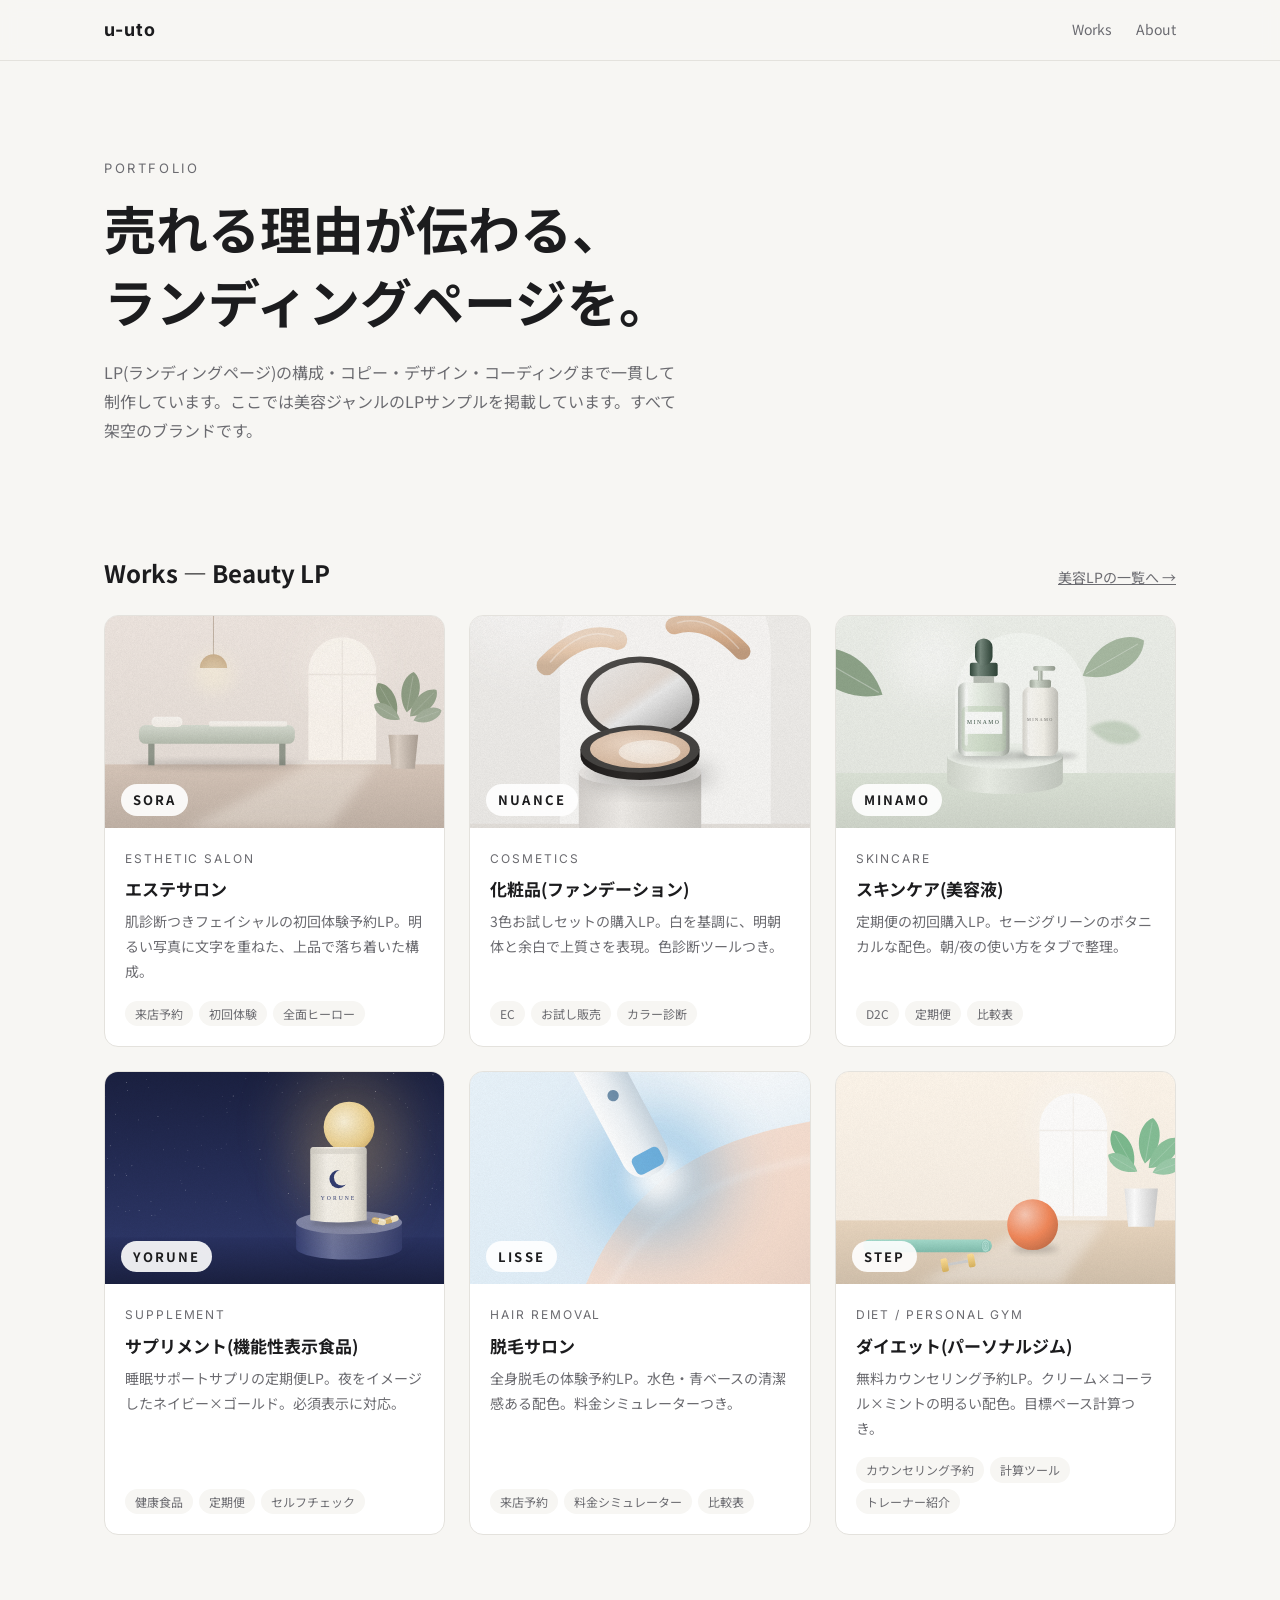
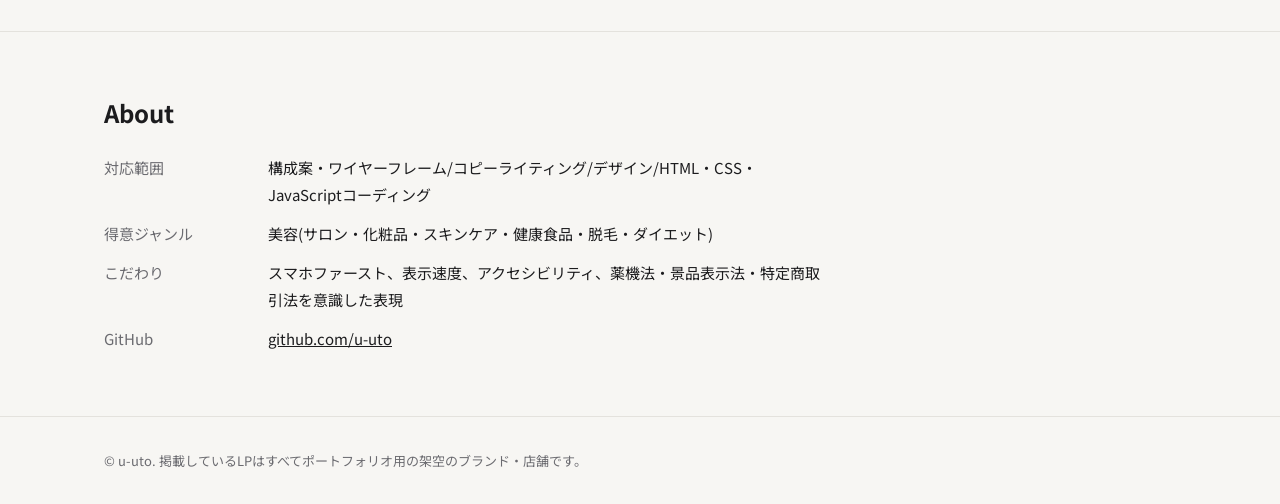
<file: index.html>
<!DOCTYPE html>
<html lang="ja">
<head>
<meta charset="UTF-8">
<meta name="viewport" content="width=device-width, initial-scale=1">
<title>Portfolio | u-uto</title>
<meta name="description" content="LP(ランディングページ)制作のポートフォリオ。美容ジャンルのサロン・化粧品・スキンケア・サプリ・脱毛・ダイエットのLPサンプルを掲載しています。">
<link rel="icon" href="favicon.svg" type="image/svg+xml">
<meta property="og:type" content="website">
<meta property="og:title" content="Portfolio | u-uto">
<meta property="og:description" content="LP制作のポートフォリオ。美容ジャンル6種のLPサンプルを掲載。">
<meta property="og:url" content="https://u-uto.github.io/">
<link rel="preconnect" href="https://fonts.googleapis.com">
<link rel="preconnect" href="https://fonts.gstatic.com" crossorigin>
<link href="https://fonts.googleapis.com/css2?family=Inter:wght@400;700&family=Noto+Sans+JP:wght@400;500;700&display=swap" rel="stylesheet">
<link rel="stylesheet" href="assets/css/style.css">
</head>
<body>

<header class="site-header">
  <div class="wrap">
    <a class="site-logo" href="./">u-uto</a>
    <nav aria-label="サイトメニュー">
      <a href="#works">Works</a>
      <a href="#about">About</a>
    </nav>
  </div>
</header>

<main>
  <section class="intro">
    <div class="wrap">
      <span class="label">PORTFOLIO</span>
      <h1>売れる理由が伝わる、<br>ランディングページを。</h1>
      <p>LP(ランディングページ)の構成・コピー・デザイン・コーディングまで一貫して制作しています。ここでは美容ジャンルのLPサンプルを掲載しています。すべて架空のブランドです。</p>
    </div>
  </section>

  <section class="section" id="works">
    <div class="wrap">
      <div class="section-head">
        <h2>Works — Beauty LP</h2>
        <p><a href="lp/beauty/">美容LPの一覧へ →</a></p>
      </div>
      <ul class="works">
        <li class="work">
          <div class="thumb"><img src="lp/beauty/salon/images/hero.svg" alt="" width="1600" height="1000" loading="lazy"><span class="brand">SORA</span></div>
          <div class="body">
            <span class="genre">Esthetic Salon</span>
            <h3><a href="lp/beauty/salon/">エステサロン</a></h3>
            <p>肌診断つきフェイシャルの初回体験予約LP。明るい写真に文字を重ねた、上品で落ち着いた構成。</p>
            <ul class="tags"><li>来店予約</li><li>初回体験</li><li>全面ヒーロー</li></ul>
          </div>
        </li>
        <li class="work">
          <div class="thumb"><img src="lp/beauty/cosmetics/images/hero.svg" alt="" width="1600" height="1000" loading="lazy"><span class="brand">NUANCE</span></div>
          <div class="body">
            <span class="genre">Cosmetics</span>
            <h3><a href="lp/beauty/cosmetics/">化粧品(ファンデーション)</a></h3>
            <p>3色お試しセットの購入LP。白を基調に、明朝体と余白で上質さを表現。色診断ツールつき。</p>
            <ul class="tags"><li>EC</li><li>お試し販売</li><li>カラー診断</li></ul>
          </div>
        </li>
        <li class="work">
          <div class="thumb"><img src="lp/beauty/skincare/images/hero.svg" alt="" width="1600" height="1000" loading="lazy"><span class="brand">MINAMO</span></div>
          <div class="body">
            <span class="genre">Skincare</span>
            <h3><a href="lp/beauty/skincare/">スキンケア(美容液)</a></h3>
            <p>定期便の初回購入LP。セージグリーンのボタニカルな配色。朝/夜の使い方をタブで整理。</p>
            <ul class="tags"><li>D2C</li><li>定期便</li><li>比較表</li></ul>
          </div>
        </li>
        <li class="work">
          <div class="thumb"><img src="lp/beauty/supplement/images/hero.svg" alt="" width="1600" height="1000" loading="lazy"><span class="brand">YORUNE</span></div>
          <div class="body">
            <span class="genre">Supplement</span>
            <h3><a href="lp/beauty/supplement/">サプリメント(機能性表示食品)</a></h3>
            <p>睡眠サポートサプリの定期便LP。夜をイメージしたネイビー×ゴールド。必須表示に対応。</p>
            <ul class="tags"><li>健康食品</li><li>定期便</li><li>セルフチェック</li></ul>
          </div>
        </li>
        <li class="work">
          <div class="thumb"><img src="lp/beauty/hair-removal/images/hero.svg" alt="" width="1600" height="1000" loading="lazy"><span class="brand">LISSE</span></div>
          <div class="body">
            <span class="genre">Hair Removal</span>
            <h3><a href="lp/beauty/hair-removal/">脱毛サロン</a></h3>
            <p>全身脱毛の体験予約LP。水色・青ベースの清潔感ある配色。料金シミュレーターつき。</p>
            <ul class="tags"><li>来店予約</li><li>料金シミュレーター</li><li>比較表</li></ul>
          </div>
        </li>
        <li class="work">
          <div class="thumb"><img src="lp/beauty/diet/images/hero.svg" alt="" width="1600" height="1000" loading="lazy"><span class="brand">STEP</span></div>
          <div class="body">
            <span class="genre">Diet / Personal Gym</span>
            <h3><a href="lp/beauty/diet/">ダイエット(パーソナルジム)</a></h3>
            <p>無料カウンセリング予約LP。クリーム×コーラル×ミントの明るい配色。目標ペース計算つき。</p>
            <ul class="tags"><li>カウンセリング予約</li><li>計算ツール</li><li>トレーナー紹介</li></ul>
          </div>
        </li>
      </ul>
    </div>
  </section>

  <section class="about" id="about">
    <div class="wrap">
      <div class="section-head"><h2>About</h2></div>
      <dl>
        <dt>対応範囲</dt><dd>構成案・ワイヤーフレーム/コピーライティング/デザイン/HTML・CSS・JavaScriptコーディング</dd>
        <dt>得意ジャンル</dt><dd>美容(サロン・化粧品・スキンケア・健康食品・脱毛・ダイエット)</dd>
        <dt>こだわり</dt><dd>スマホファースト、表示速度、アクセシビリティ、薬機法・景品表示法・特定商取引法を意識した表現</dd>
        <dt>GitHub</dt><dd><a href="https://github.com/u-uto">github.com/u-uto</a></dd>
      </dl>
    </div>
  </section>
</main>

<footer class="site-footer">
  <div class="wrap">
    <p>© u-uto. 掲載しているLPはすべてポートフォリオ用の架空のブランド・店舗です。</p>
  </div>
</footer>

</body>
</html>
</file>
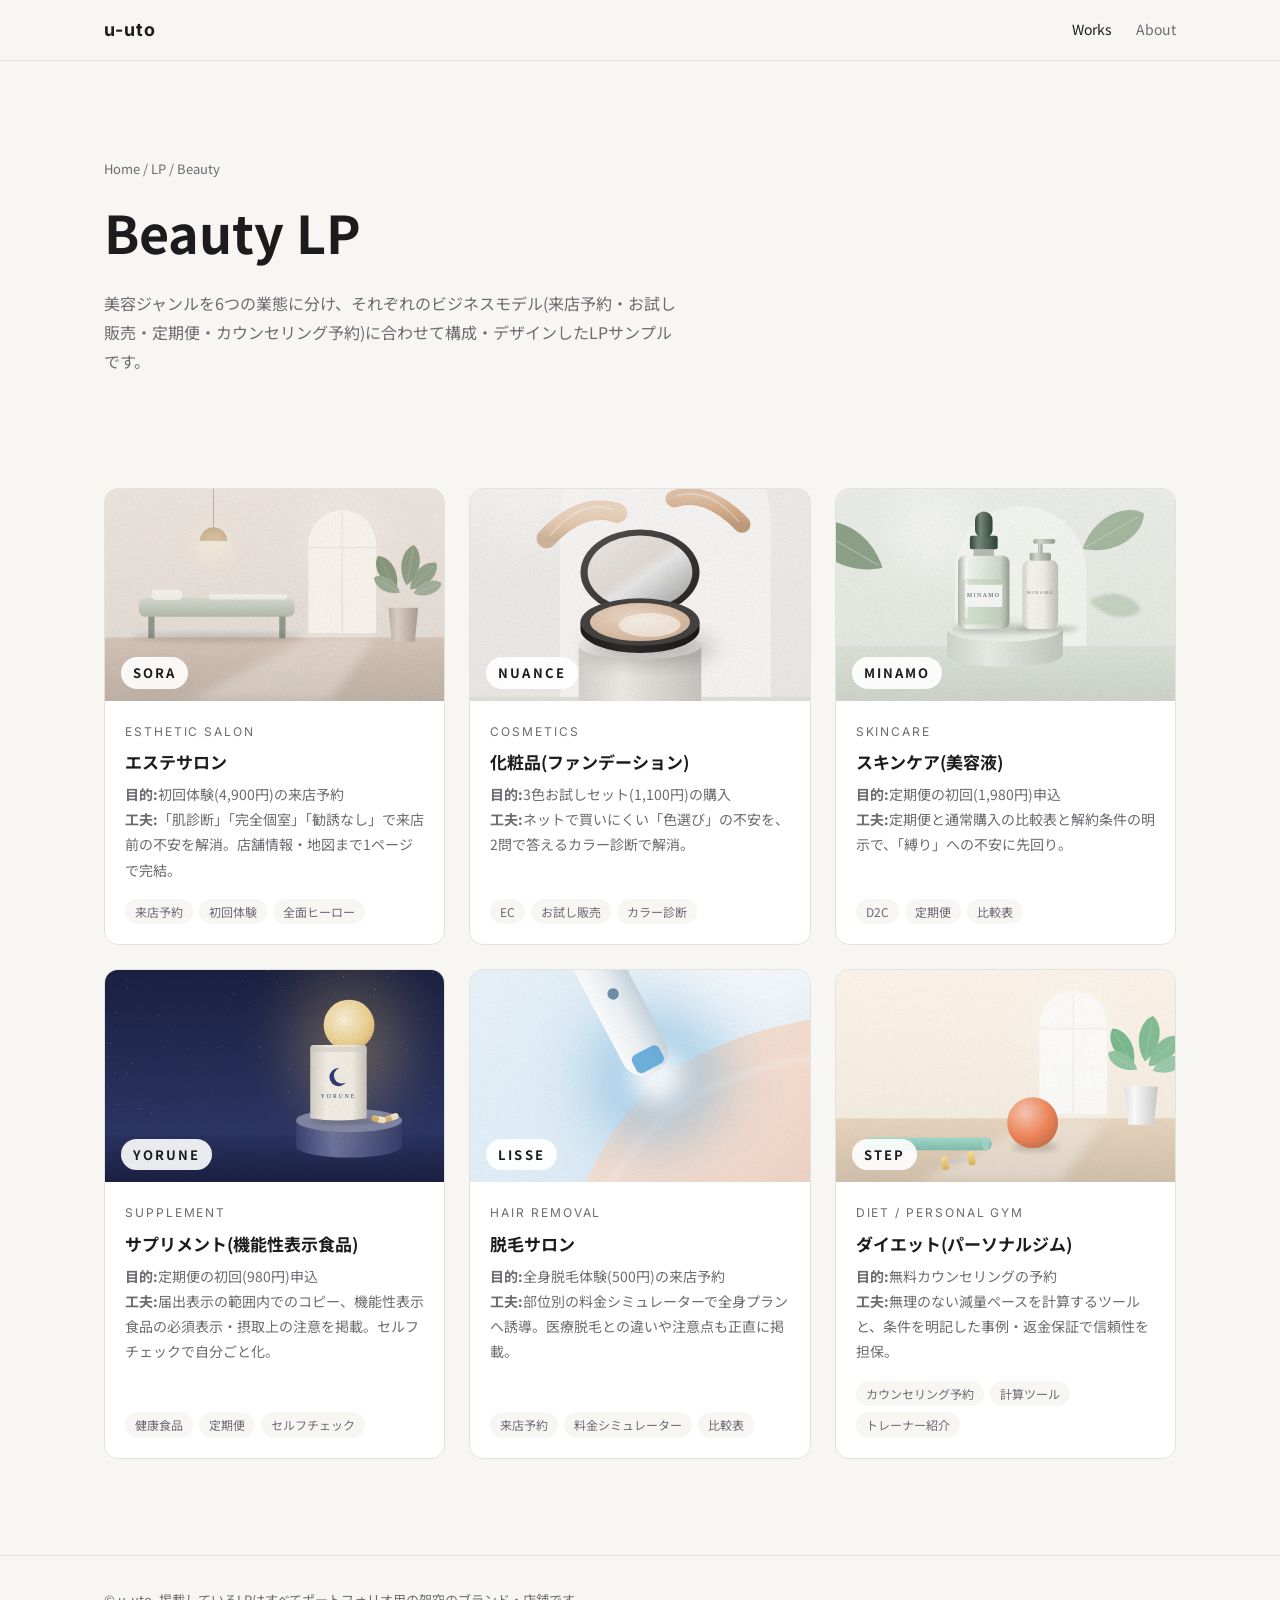
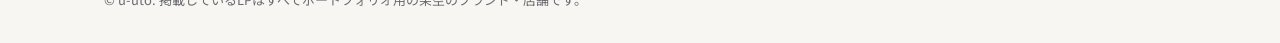
<file: lp/beauty/index.html>
<!DOCTYPE html>
<html lang="ja">
<head>
<meta charset="UTF-8">
<meta name="viewport" content="width=device-width, initial-scale=1">
<title>Beauty LP | u-uto Portfolio</title>
<meta name="description" content="美容ジャンルのLPサンプル一覧。エステサロン・化粧品・スキンケア・サプリ・脱毛・ダイエット。">
<link rel="icon" href="../../favicon.svg" type="image/svg+xml">
<link rel="preconnect" href="https://fonts.googleapis.com">
<link rel="preconnect" href="https://fonts.gstatic.com" crossorigin>
<link href="https://fonts.googleapis.com/css2?family=Inter:wght@400;700&family=Noto+Sans+JP:wght@400;500;700&display=swap" rel="stylesheet">
<link rel="stylesheet" href="../../assets/css/style.css">
</head>
<body>

<header class="site-header">
  <div class="wrap">
    <a class="site-logo" href="../../">u-uto</a>
    <nav aria-label="サイトメニュー">
      <a href="../../#works" aria-current="page">Works</a>
      <a href="../../#about">About</a>
    </nav>
  </div>
</header>

<main>
  <section class="intro">
    <div class="wrap">
      <p class="crumb"><a href="../../">Home</a> / LP / Beauty</p>
      <h1>Beauty LP</h1>
      <p>美容ジャンルを6つの業態に分け、それぞれのビジネスモデル(来店予約・お試し販売・定期便・カウンセリング予約)に合わせて構成・デザインしたLPサンプルです。</p>
    </div>
  </section>

  <section class="section">
    <div class="wrap">
      <ul class="works">
        <li class="work">
          <div class="thumb"><img src="salon/images/hero.svg" alt="" width="1600" height="1000" loading="lazy"><span class="brand">SORA</span></div>
          <div class="body">
            <span class="genre">Esthetic Salon</span>
            <h3><a href="salon/">エステサロン</a></h3>
            <p><b>目的:</b>初回体験(4,900円)の来店予約<br><b>工夫:</b>「肌診断」「完全個室」「勧誘なし」で来店前の不安を解消。店舗情報・地図まで1ページで完結。</p>
            <ul class="tags"><li>来店予約</li><li>初回体験</li><li>全面ヒーロー</li></ul>
          </div>
        </li>
        <li class="work">
          <div class="thumb"><img src="cosmetics/images/hero.svg" alt="" width="1600" height="1000" loading="lazy"><span class="brand">NUANCE</span></div>
          <div class="body">
            <span class="genre">Cosmetics</span>
            <h3><a href="cosmetics/">化粧品(ファンデーション)</a></h3>
            <p><b>目的:</b>3色お試しセット(1,100円)の購入<br><b>工夫:</b>ネットで買いにくい「色選び」の不安を、2問で答えるカラー診断で解消。</p>
            <ul class="tags"><li>EC</li><li>お試し販売</li><li>カラー診断</li></ul>
          </div>
        </li>
        <li class="work">
          <div class="thumb"><img src="skincare/images/hero.svg" alt="" width="1600" height="1000" loading="lazy"><span class="brand">MINAMO</span></div>
          <div class="body">
            <span class="genre">Skincare</span>
            <h3><a href="skincare/">スキンケア(美容液)</a></h3>
            <p><b>目的:</b>定期便の初回(1,980円)申込<br><b>工夫:</b>定期便と通常購入の比較表と解約条件の明示で、「縛り」への不安に先回り。</p>
            <ul class="tags"><li>D2C</li><li>定期便</li><li>比較表</li></ul>
          </div>
        </li>
        <li class="work">
          <div class="thumb"><img src="supplement/images/hero.svg" alt="" width="1600" height="1000" loading="lazy"><span class="brand">YORUNE</span></div>
          <div class="body">
            <span class="genre">Supplement</span>
            <h3><a href="supplement/">サプリメント(機能性表示食品)</a></h3>
            <p><b>目的:</b>定期便の初回(980円)申込<br><b>工夫:</b>届出表示の範囲内でのコピー、機能性表示食品の必須表示・摂取上の注意を掲載。セルフチェックで自分ごと化。</p>
            <ul class="tags"><li>健康食品</li><li>定期便</li><li>セルフチェック</li></ul>
          </div>
        </li>
        <li class="work">
          <div class="thumb"><img src="hair-removal/images/hero.svg" alt="" width="1600" height="1000" loading="lazy"><span class="brand">LISSE</span></div>
          <div class="body">
            <span class="genre">Hair Removal</span>
            <h3><a href="hair-removal/">脱毛サロン</a></h3>
            <p><b>目的:</b>全身脱毛体験(500円)の来店予約<br><b>工夫:</b>部位別の料金シミュレーターで全身プランへ誘導。医療脱毛との違いや注意点も正直に掲載。</p>
            <ul class="tags"><li>来店予約</li><li>料金シミュレーター</li><li>比較表</li></ul>
          </div>
        </li>
        <li class="work">
          <div class="thumb"><img src="diet/images/hero.svg" alt="" width="1600" height="1000" loading="lazy"><span class="brand">STEP</span></div>
          <div class="body">
            <span class="genre">Diet / Personal Gym</span>
            <h3><a href="diet/">ダイエット(パーソナルジム)</a></h3>
            <p><b>目的:</b>無料カウンセリングの予約<br><b>工夫:</b>無理のない減量ペースを計算するツールと、条件を明記した事例・返金保証で信頼性を担保。</p>
            <ul class="tags"><li>カウンセリング予約</li><li>計算ツール</li><li>トレーナー紹介</li></ul>
          </div>
        </li>
      </ul>
    </div>
  </section>
</main>

<footer class="site-footer">
  <div class="wrap">
    <p>© u-uto. 掲載しているLPはすべてポートフォリオ用の架空のブランド・店舗です。</p>
  </div>
</footer>

</body>
</html>
</file>
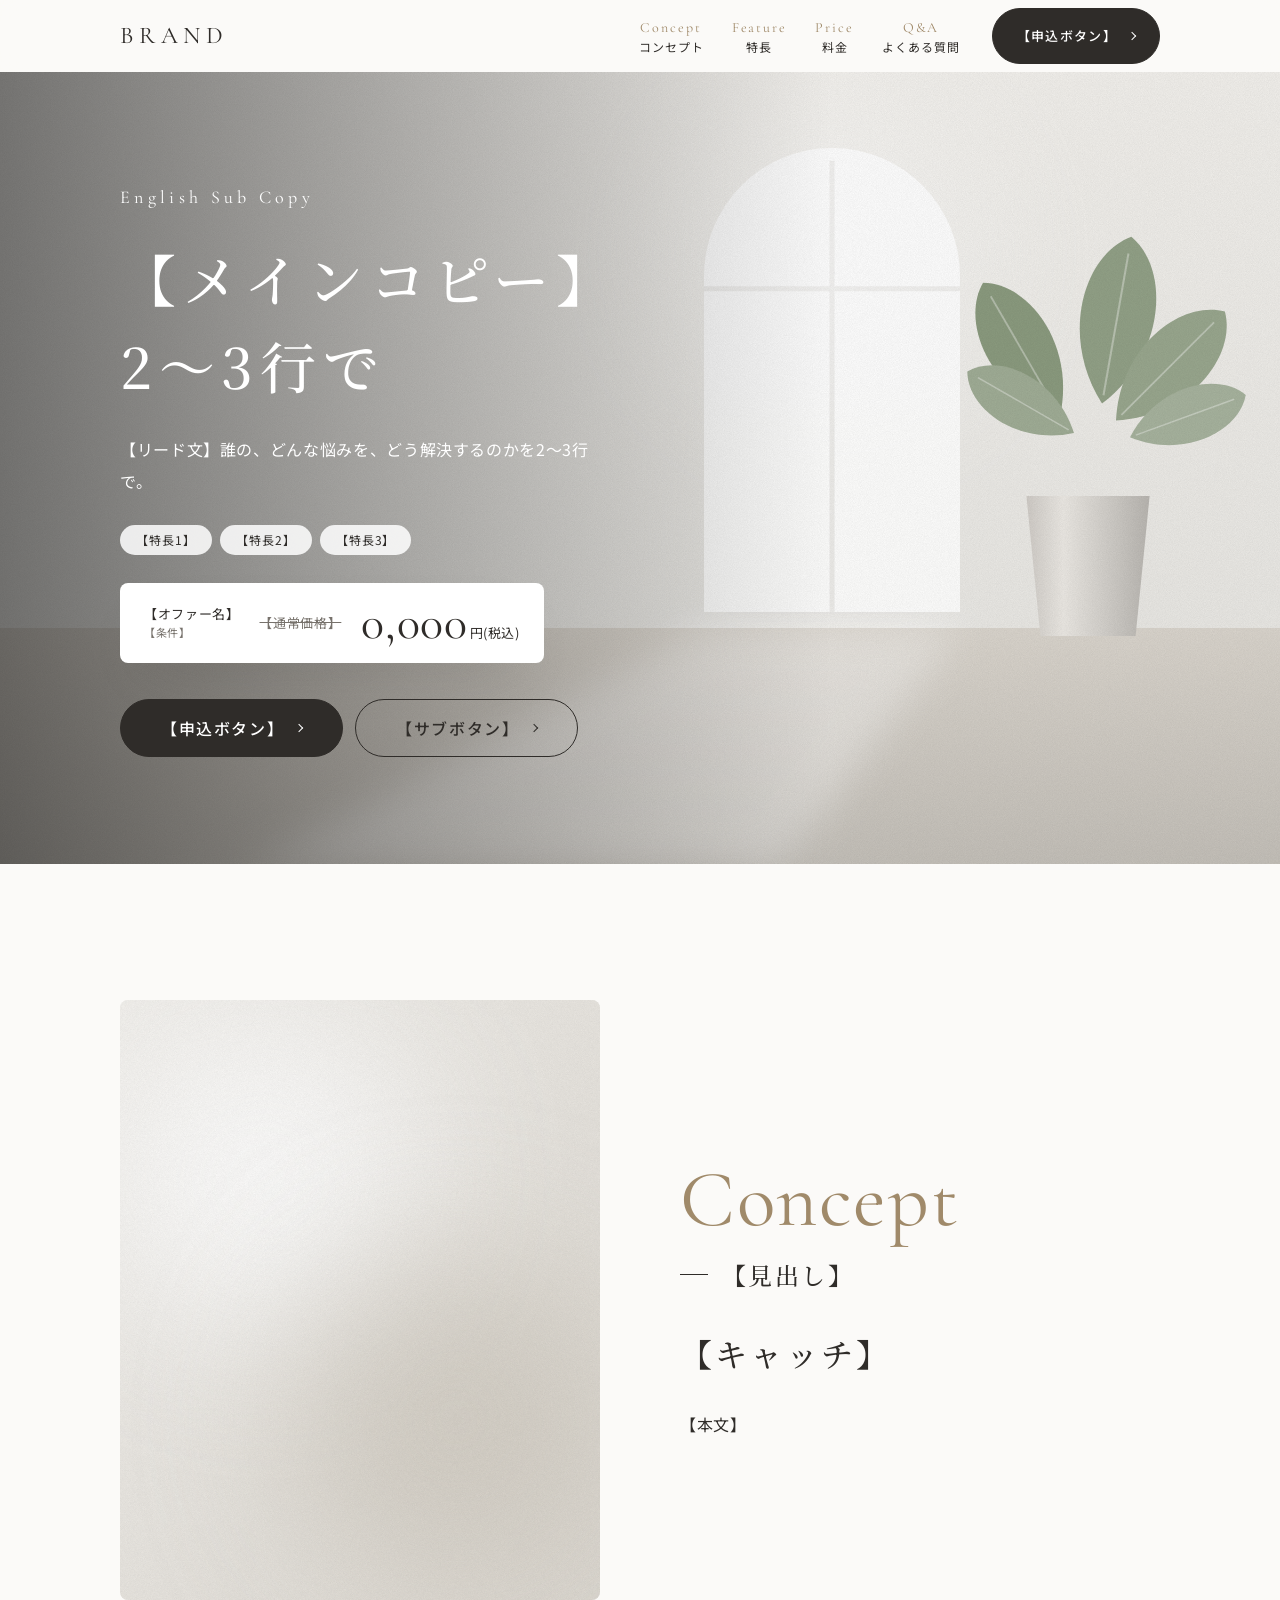
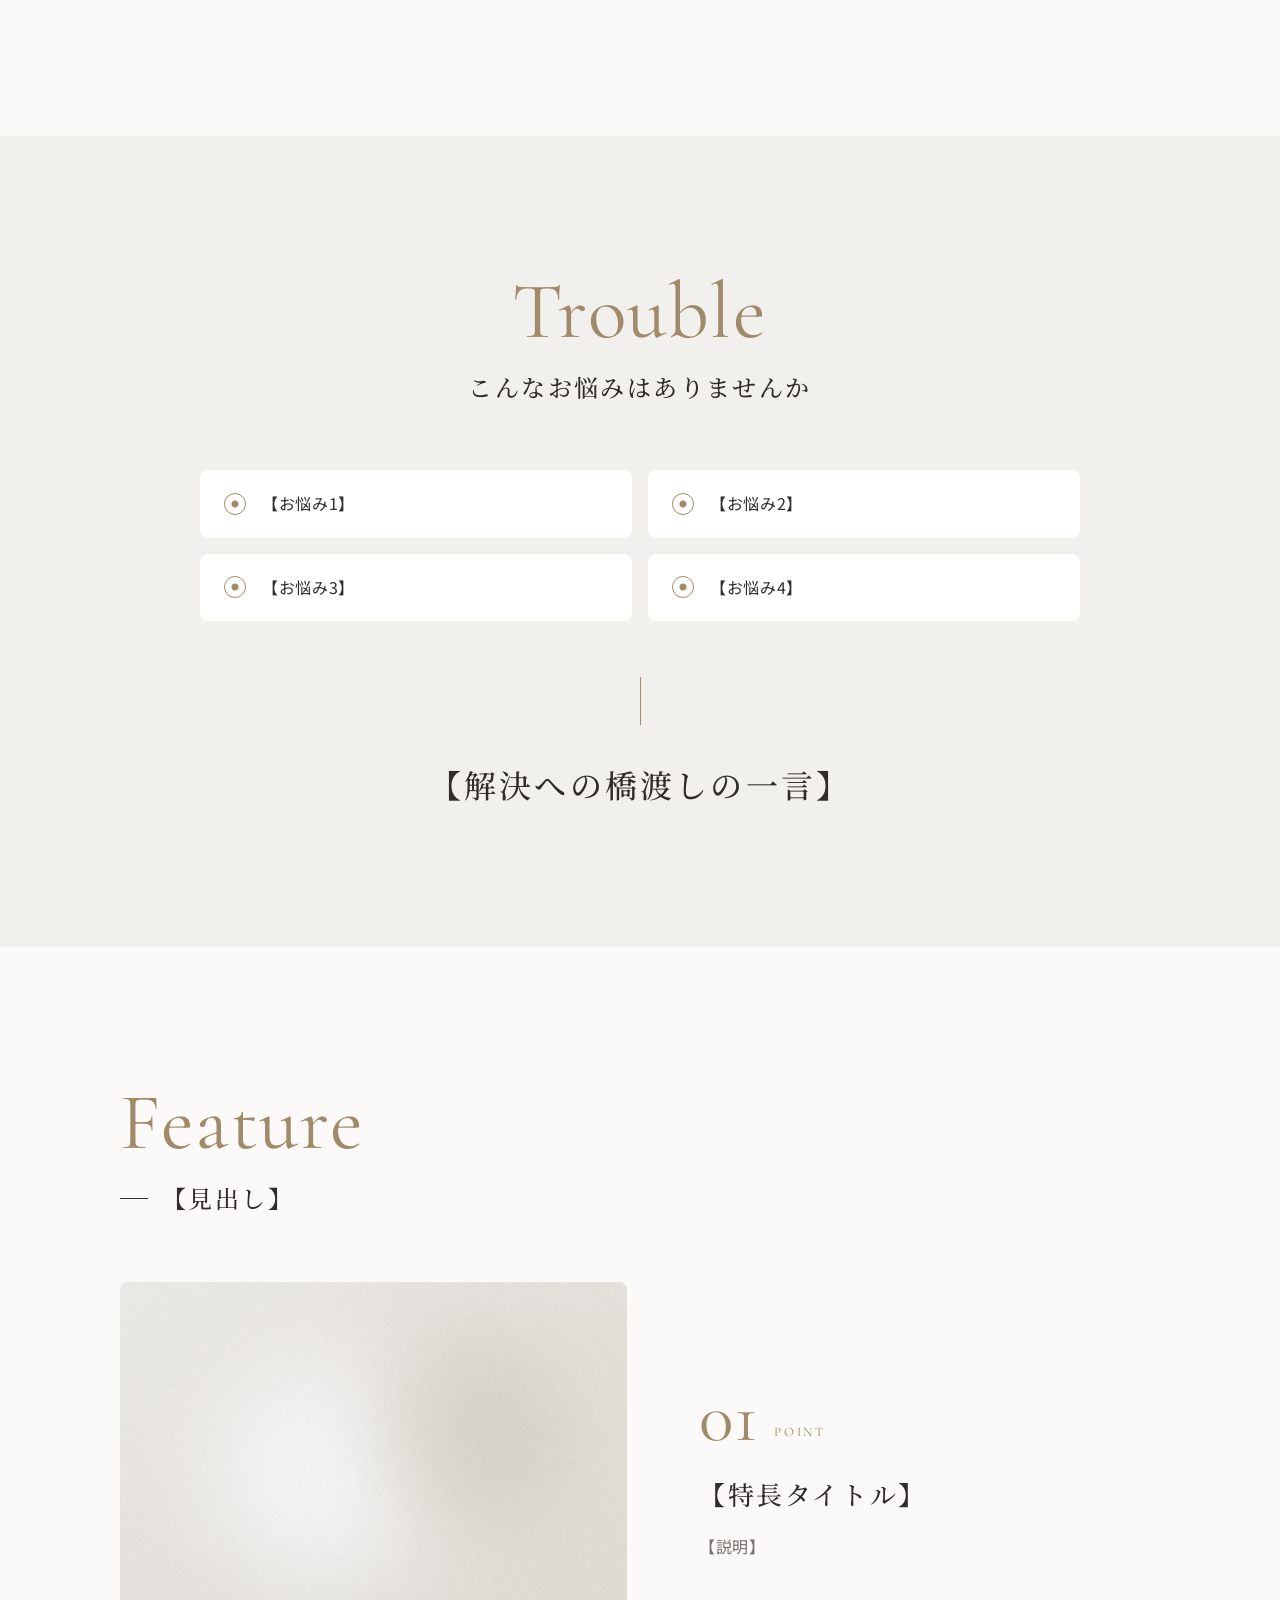
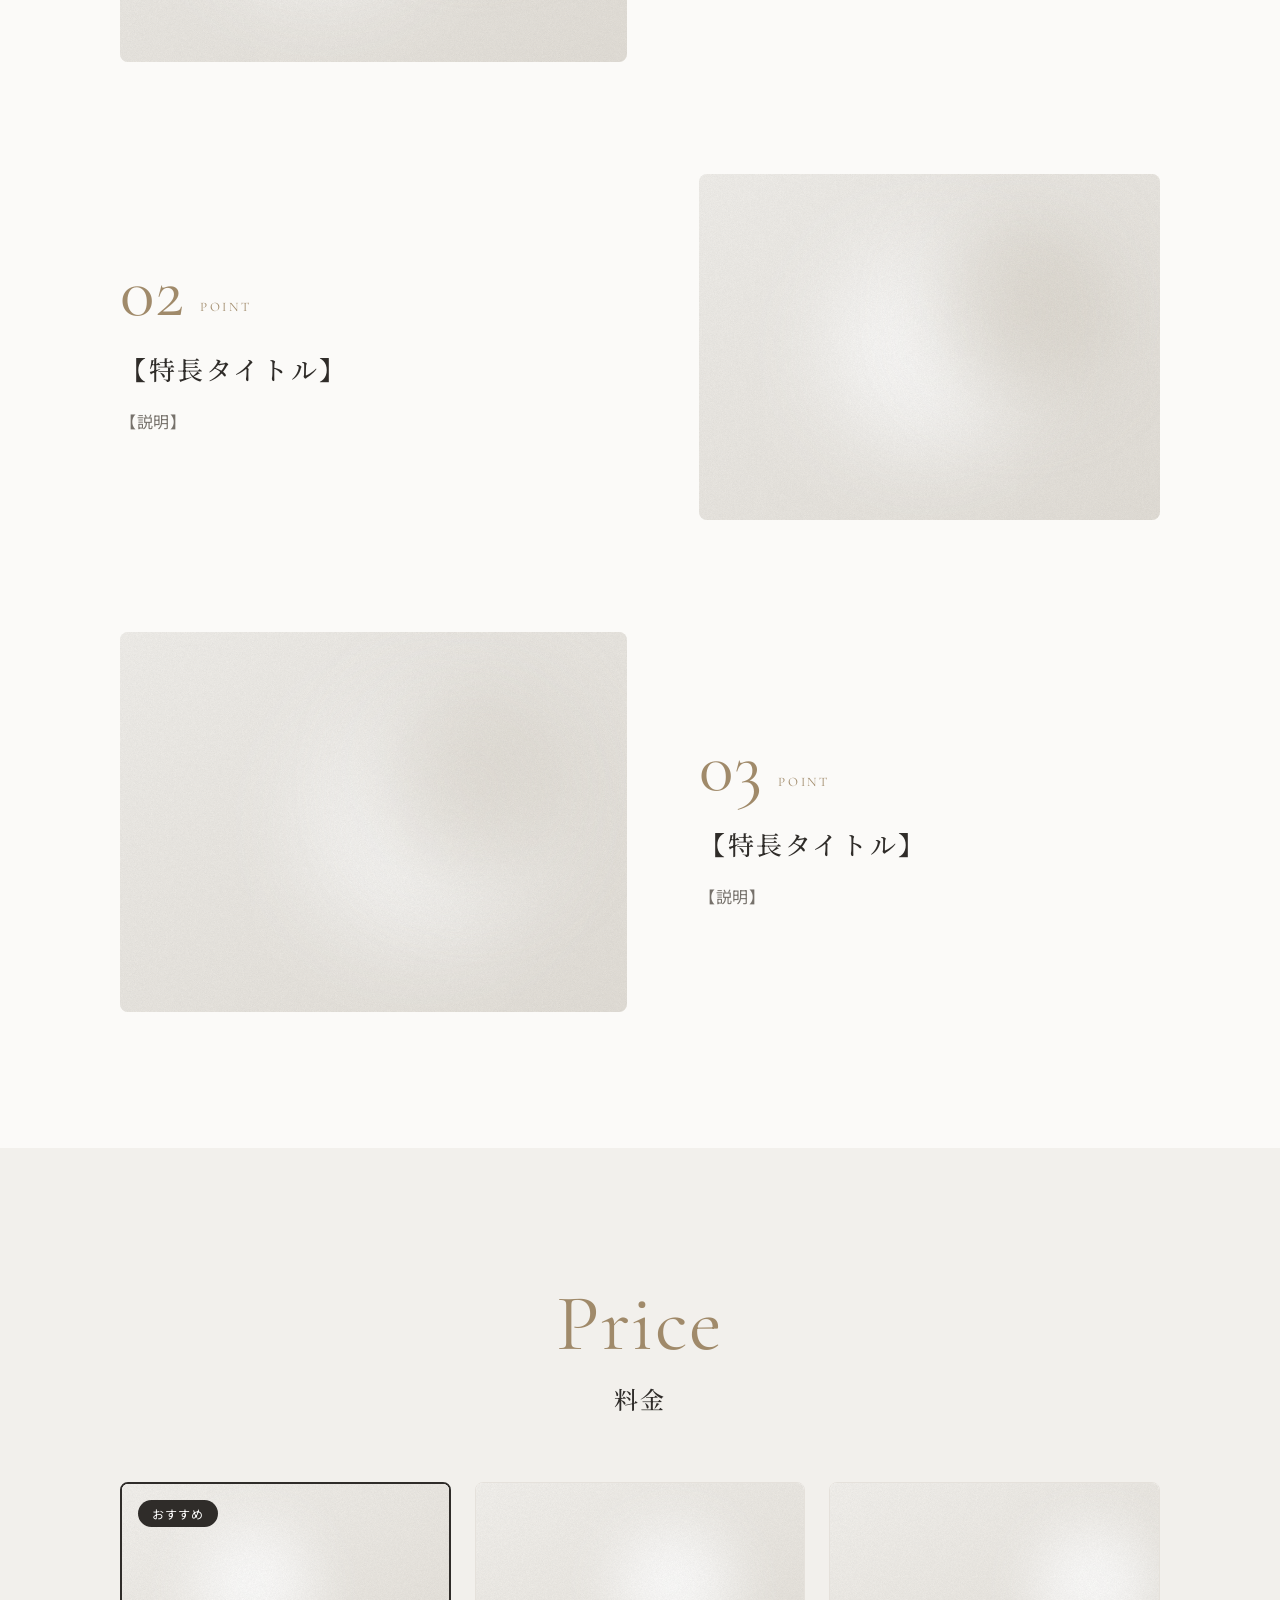
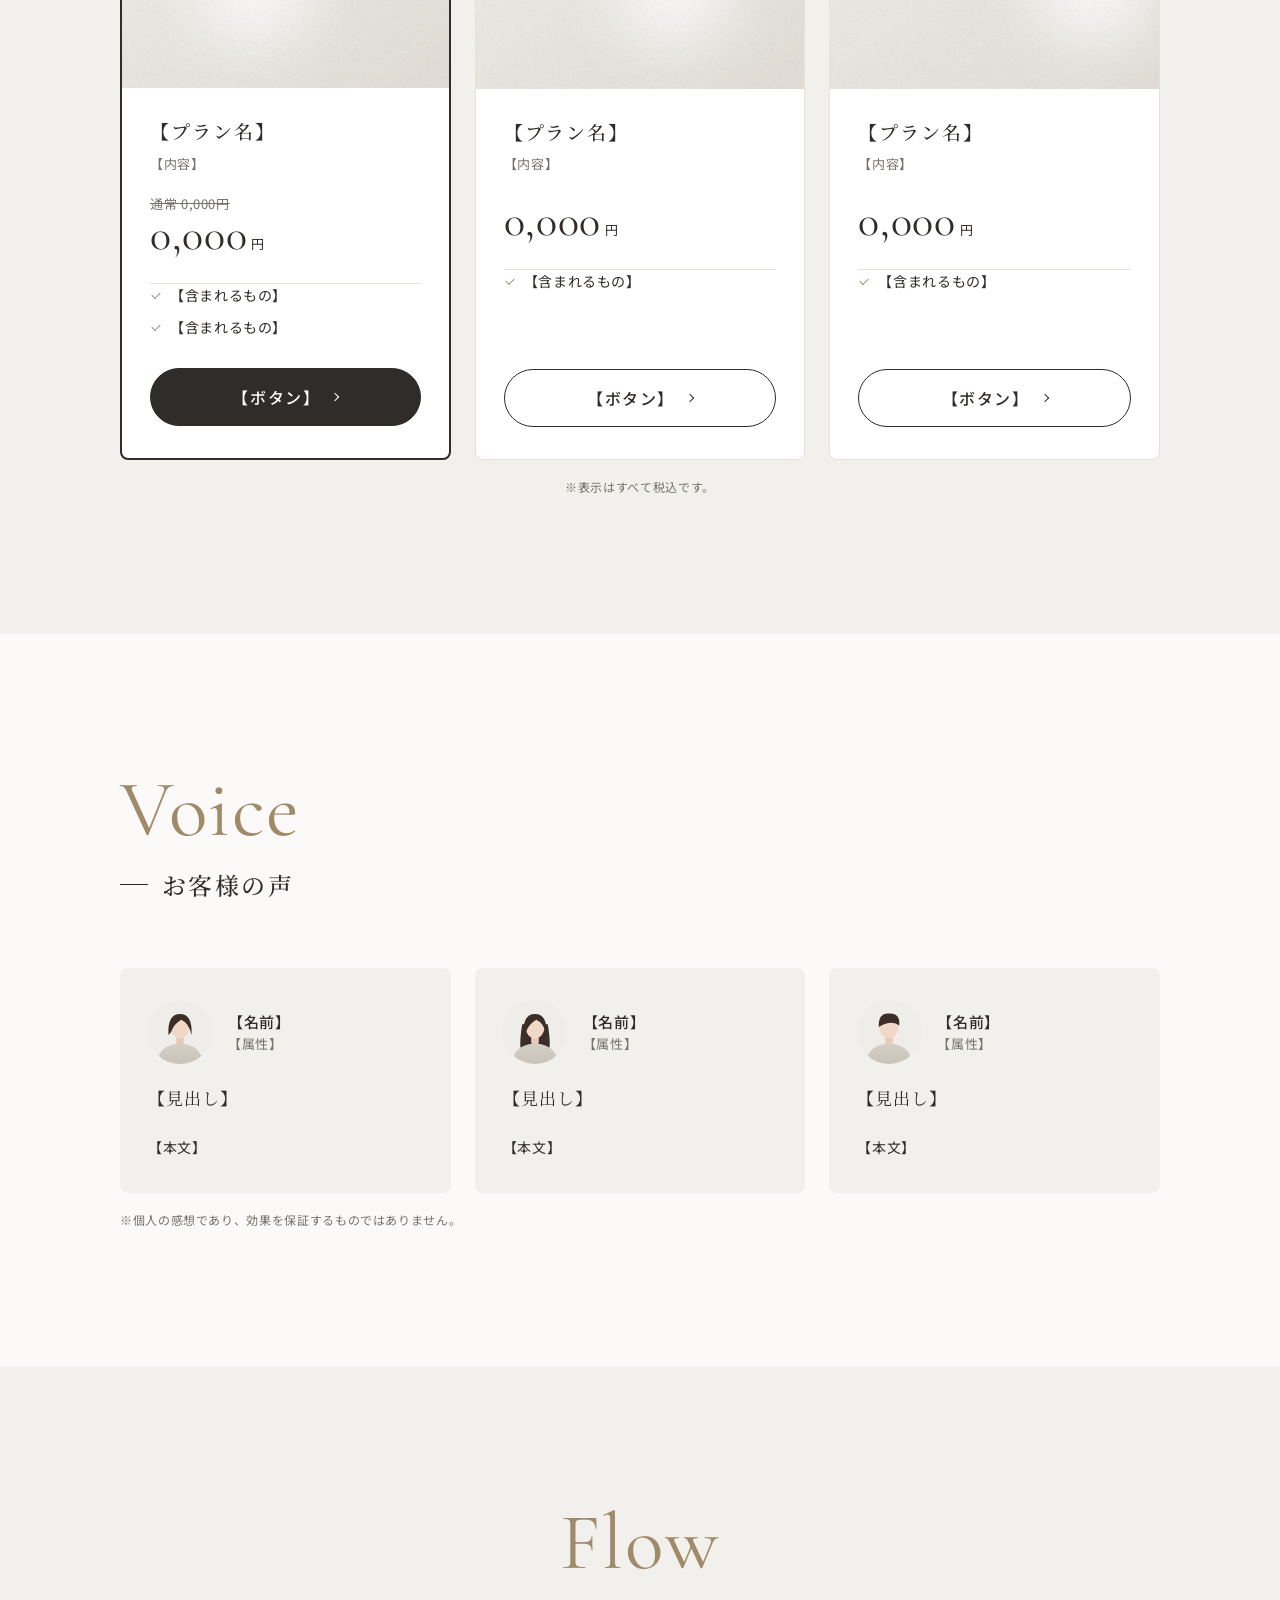
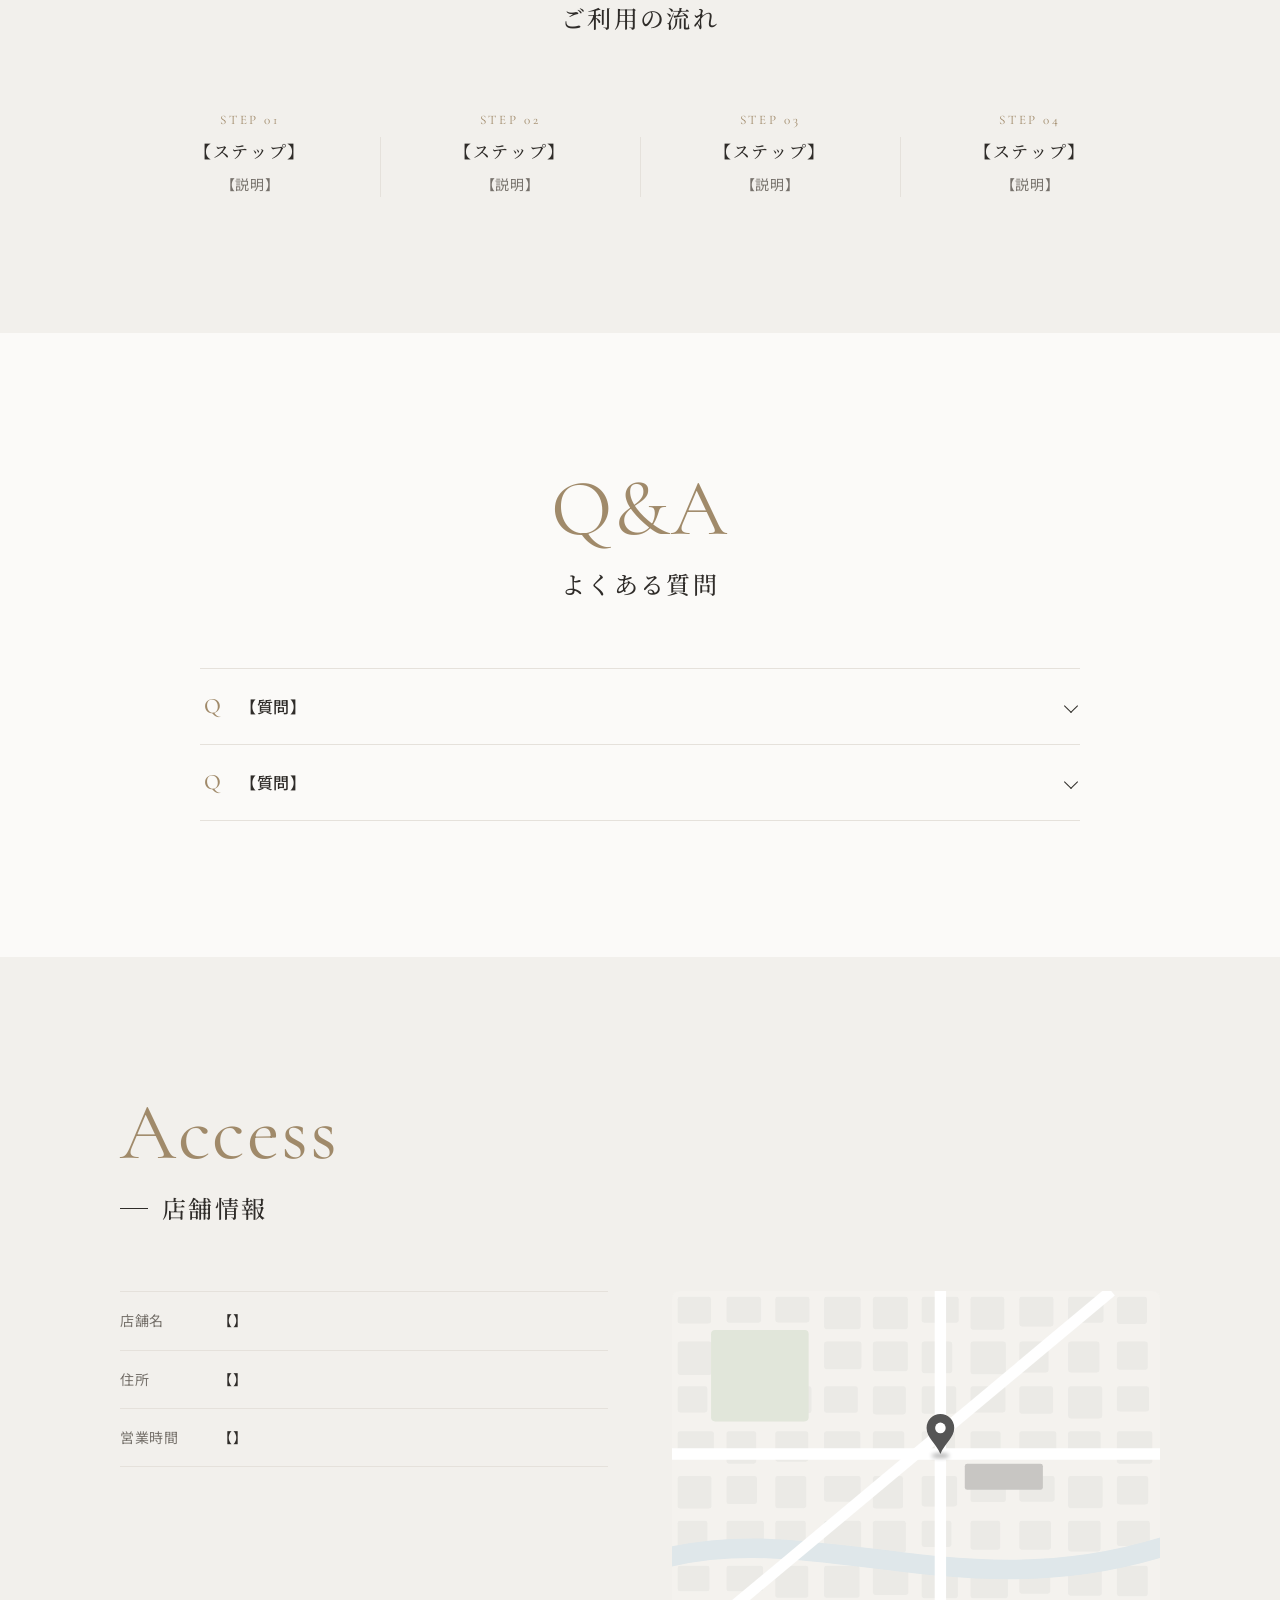
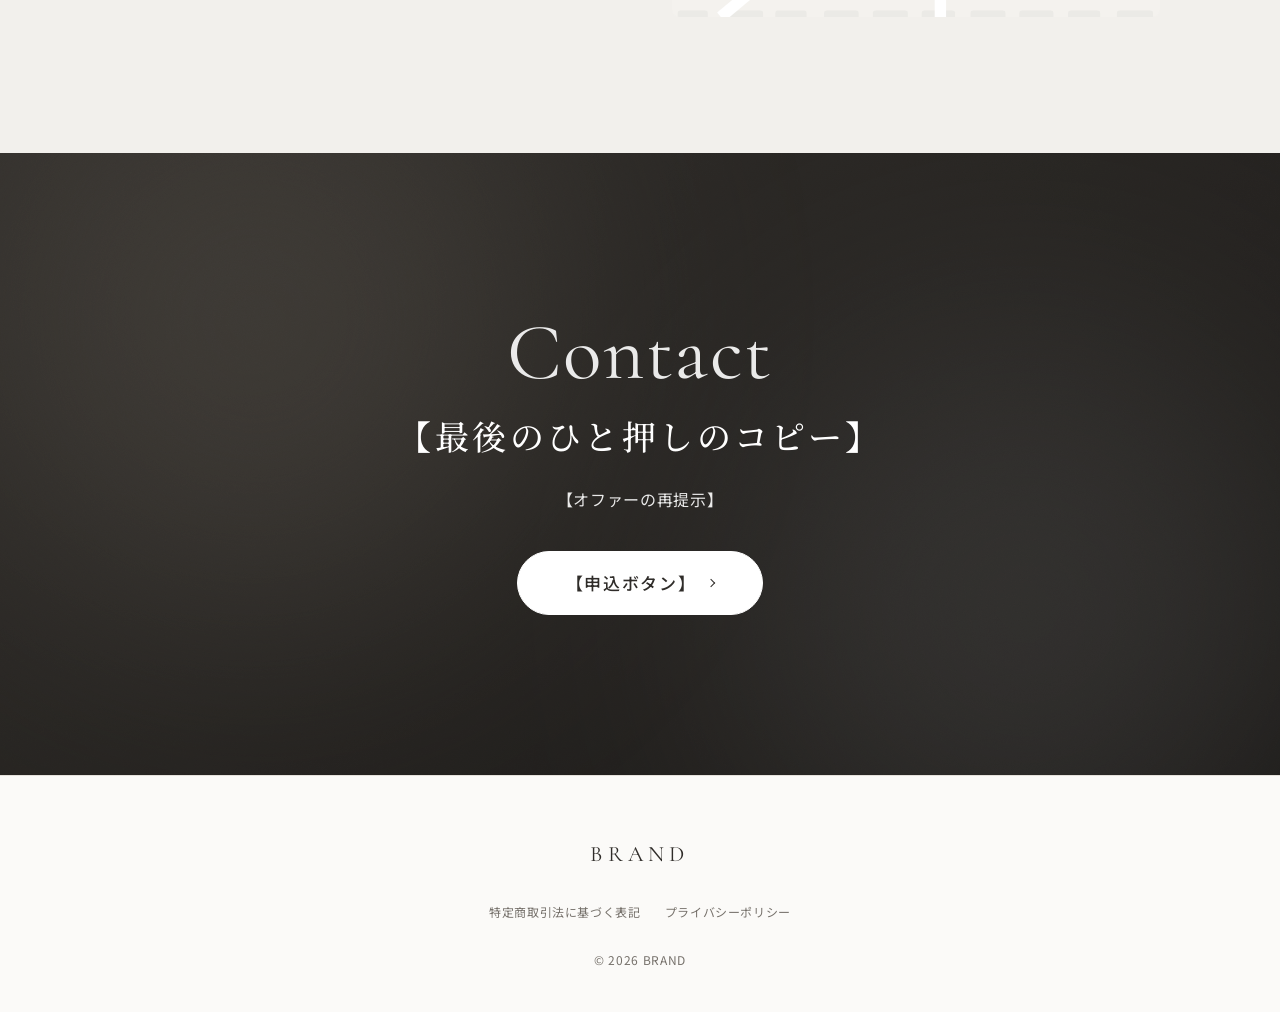
<file: lp/_templates/basic/index.html>
<!DOCTYPE html>
<html lang="ja">
<head>
<!--
  =====================================================================
  LPテンプレート(basic)
  ---------------------------------------------------------------------
  使い方は lp/README.md を参照。
  1. このフォルダごと lp/<ジャンル>/<案件名>/ にコピー
  2. theme.css で色・フォントを設定
  3. 「▼ 」コメントのセクションを案件の内容に書き換え(不要なセクションは丸ごと削除)
  4. images/ の画像を差し替え(images/README.md に推奨サイズ)
  ※ 公開前に下の noindex を削除すること
  =====================================================================
-->
<meta charset="UTF-8">
<meta name="viewport" content="width=device-width, initial-scale=1">
<meta name="robots" content="noindex">
<title>【サービス名】| 【キャッチコピー・オファー】</title>
<meta name="description" content="【120字程度の説明文。検索結果やSNSのシェア時に表示されます】">
<meta property="og:title" content="【サービス名】">
<meta property="og:image" content="images/hero.svg">
<link rel="icon" href="../../../favicon.svg" type="image/svg+xml">
<link rel="preconnect" href="https://fonts.googleapis.com">
<link rel="preconnect" href="https://fonts.gstatic.com" crossorigin>
<link href="https://fonts.googleapis.com/css2?family=Cormorant+Garamond:wght@400;500&family=Noto+Sans+JP:wght@400;500;700&family=Noto+Serif+JP:wght@500;600&display=swap" rel="stylesheet">
<link rel="stylesheet" href="../../assets/css/lp-base.css">
<link rel="stylesheet" href="theme.css">
<script>document.documentElement.classList.add("js")</script>
</head>
<body>

<!-- ▼ ヘッダー(ロゴ画像を使う場合: <a class="l-header__logo"><img src="images/logo.svg" alt="ブランド名"></a>)== -->
<header class="l-header">
  <div class="l-wrap l-header__inner">
    <a class="l-header__logo" href="#top">BRAND</a>
    <button class="l-header__toggle" type="button" aria-label="メニューを開く" aria-expanded="false" aria-controls="nav"><span></span><span></span><span></span></button>
    <nav class="l-nav" id="nav" aria-label="ページ内メニュー">
      <ul class="l-nav__list">
        <li><a href="#concept"><span>Concept</span>コンセプト</a></li>
        <li><a href="#feature"><span>Feature</span>特長</a></li>
        <li><a href="#price"><span>Price</span>料金</a></li>
        <li><a href="#faq"><span>Q&amp;A</span>よくある質問</a></li>
      </ul>
      <a class="c-btn" href="#cta">【申込ボタン】</a>
    </nav>
  </div>
</header>

<main id="top">

  <!-- ▼ ヒーロー ======================================================
       種類は3つ。class を差し替えて使う(各LPを参照)
       ・p-hero--full  … 画像全面 + 文字重ね(salon / supplement / diet)
       ・p-hero--split … 文字左 + 画像右(cosmetics / hair-removal)
       ・p-hero--frame … 角丸画像 + 下にカード(skincare)
  ================================================================== -->
  <section class="p-hero p-hero--full">
    <div class="p-hero__bg"><img src="images/hero.svg" alt="" width="1600" height="1000" fetchpriority="high"></div>
    <div class="l-wrap p-hero__inner">
      <span class="p-hero__en" data-reveal>English Sub Copy</span>
      <h1 class="p-hero__title" data-reveal>【メインコピー】<br>2〜3行で</h1>
      <p class="p-hero__text" data-reveal>【リード文】誰の、どんな悩みを、どう解決するのかを2〜3行で。</p>
      <ul class="p-hero__points" data-reveal><li>【特長1】</li><li>【特長2】</li><li>【特長3】</li></ul>
      <div class="c-offer" data-reveal>
        <span class="c-offer__label">【オファー名】<small>【条件】</small></span>
        <s>【通常価格】</s>
        <span class="c-offer__price">0,000<small>円(税込)</small></span>
      </div>
      <div class="c-btn-group" data-reveal>
        <a class="c-btn" href="#cta">【申込ボタン】</a>
        <a class="c-btn c-btn--ghost" href="#price">【サブボタン】</a>
      </div>
    </div>
  </section>

  <!-- ▼ コンセプト(画像1枚。2枚重ねにする場合は figure をもう1つ追加)=== -->
  <section class="l-sec p-concept" id="concept">
    <div class="l-wrap p-concept__inner">
      <div class="p-concept__media" data-reveal>
        <figure class="c-media" style="--ratio:4/5"><img src="images/concept.svg" alt="" width="1000" height="1250" loading="lazy"></figure>
      </div>
      <div class="p-concept__body" data-reveal>
        <div class="c-sec-head" style="margin-bottom:32px">
          <span class="c-sec-head__en">Concept</span>
          <h2 class="c-sec-head__ja">【見出し】</h2>
        </div>
        <p class="c-catch">【キャッチ】</p>
        <p>【本文】</p>
      </div>
    </div>
  </section>

  <!-- ▼ お悩み(li を増減して使う)==================================== -->
  <section class="l-sec l-sec--alt p-worry">
    <div class="l-wrap">
      <div class="c-sec-head c-sec-head--center" data-reveal>
        <span class="c-sec-head__en">Trouble</span>
        <h2 class="c-sec-head__ja">こんなお悩みはありませんか</h2>
      </div>
      <ul class="p-worry__list" data-reveal>
        <li>【お悩み1】</li><li>【お悩み2】</li><li>【お悩み3】</li><li>【お悩み4】</li>
      </ul>
      <div class="p-worry__answer" data-reveal><p class="c-catch">【解決への橋渡しの一言】</p></div>
    </div>
  </section>

  <!-- ▼ 特長(article を増減。画像は左右交互に自動配置)================ -->
  <section class="l-sec" id="feature">
    <div class="l-wrap">
      <div class="c-sec-head" data-reveal>
        <span class="c-sec-head__en">Feature</span>
        <h2 class="c-sec-head__ja">【見出し】</h2>
      </div>
      <div class="p-rows">
        <article class="c-row" data-reveal>
          <figure class="c-row__media c-media" style="--ratio:4/3"><img src="images/feature-01.svg" alt="" width="1200" height="900" loading="lazy"></figure>
          <div class="c-row__body">
            <div class="c-row__head"><span class="c-num">01</span><small>Point</small></div>
            <h3 class="c-row__title">【特長タイトル】</h3>
            <p>【説明】</p>
          </div>
        </article>
        <article class="c-row" data-reveal>
          <figure class="c-row__media c-media" style="--ratio:4/3"><img src="images/feature-02.svg" alt="" width="1200" height="900" loading="lazy"></figure>
          <div class="c-row__body">
            <div class="c-row__head"><span class="c-num">02</span><small>Point</small></div>
            <h3 class="c-row__title">【特長タイトル】</h3>
            <p>【説明】</p>
          </div>
        </article>
        <article class="c-row" data-reveal>
          <figure class="c-row__media c-media" style="--ratio:4/3"><img src="images/feature-03.svg" alt="" width="1200" height="900" loading="lazy"></figure>
          <div class="c-row__body">
            <div class="c-row__head"><span class="c-num">03</span><small>Point</small></div>
            <h3 class="c-row__title">【特長タイトル】</h3>
            <p>【説明】</p>
          </div>
        </article>
      </div>
    </div>
  </section>

  <!-- ▼ 料金(おすすめには is-featured と c-price__flag)=============== -->
  <section class="l-sec l-sec--alt" id="price">
    <div class="l-wrap">
      <div class="c-sec-head c-sec-head--center" data-reveal>
        <span class="c-sec-head__en">Price</span>
        <h2 class="c-sec-head__ja">料金</h2>
      </div>
      <div class="c-grid c-grid--3" data-reveal>
        <article class="c-price is-featured">
          <span class="c-price__flag">おすすめ</span>
          <figure class="c-media"><img src="images/price-01.svg" alt="" width="1200" height="750" loading="lazy"></figure>
          <div class="c-price__body">
            <h3 class="c-price__name">【プラン名】</h3>
            <p class="c-price__desc">【内容】</p>
            <p class="c-price__amount"><s>通常 0,000円</s>0,000<small>円</small></p>
            <ul class="c-price__list"><li>【含まれるもの】</li><li>【含まれるもの】</li></ul>
            <a class="c-btn c-btn--block" href="#cta">【ボタン】</a>
          </div>
        </article>
        <article class="c-price">
          <figure class="c-media"><img src="images/price-02.svg" alt="" width="1200" height="750" loading="lazy"></figure>
          <div class="c-price__body">
            <h3 class="c-price__name">【プラン名】</h3>
            <p class="c-price__desc">【内容】</p>
            <p class="c-price__amount">0,000<small>円</small></p>
            <ul class="c-price__list"><li>【含まれるもの】</li></ul>
            <a class="c-btn c-btn--ghost c-btn--block" href="#cta">【ボタン】</a>
          </div>
        </article>
        <article class="c-price">
          <figure class="c-media"><img src="images/price-03.svg" alt="" width="1200" height="750" loading="lazy"></figure>
          <div class="c-price__body">
            <h3 class="c-price__name">【プラン名】</h3>
            <p class="c-price__desc">【内容】</p>
            <p class="c-price__amount">0,000<small>円</small></p>
            <ul class="c-price__list"><li>【含まれるもの】</li></ul>
            <a class="c-btn c-btn--ghost c-btn--block" href="#cta">【ボタン】</a>
          </div>
        </article>
      </div>
      <p class="c-note u-center">※表示はすべて税込です。</p>
    </div>
  </section>

  <!-- ▼ お客様の声 =================================================== -->
  <section class="l-sec" id="voice">
    <div class="l-wrap">
      <div class="c-sec-head" data-reveal>
        <span class="c-sec-head__en">Voice</span>
        <h2 class="c-sec-head__ja">お客様の声</h2>
      </div>
      <div class="c-grid c-grid--3" data-reveal>
        <article class="c-voice" style="background:var(--c-bg-alt)"><div class="c-voice__head"><figure class="c-media c-media--circle"><img src="images/voice-01.svg" alt="" width="400" height="400" loading="lazy"></figure><p class="c-voice__who"><b>【名前】</b>【属性】</p></div><p class="c-voice__title">【見出し】</p><blockquote>【本文】</blockquote></article>
        <article class="c-voice" style="background:var(--c-bg-alt)"><div class="c-voice__head"><figure class="c-media c-media--circle"><img src="images/voice-02.svg" alt="" width="400" height="400" loading="lazy"></figure><p class="c-voice__who"><b>【名前】</b>【属性】</p></div><p class="c-voice__title">【見出し】</p><blockquote>【本文】</blockquote></article>
        <article class="c-voice" style="background:var(--c-bg-alt)"><div class="c-voice__head"><figure class="c-media c-media--circle"><img src="images/voice-03.svg" alt="" width="400" height="400" loading="lazy"></figure><p class="c-voice__who"><b>【名前】</b>【属性】</p></div><p class="c-voice__title">【見出し】</p><blockquote>【本文】</blockquote></article>
      </div>
      <p class="c-note">※個人の感想であり、効果を保証するものではありません。</p>
    </div>
  </section>

  <!-- ▼ 流れ(li の数に合わせて style="--cols:4" を変更)=============== -->
  <section class="l-sec l-sec--alt p-flow">
    <div class="l-wrap">
      <div class="c-sec-head c-sec-head--center" data-reveal>
        <span class="c-sec-head__en">Flow</span>
        <h2 class="c-sec-head__ja">ご利用の流れ</h2>
      </div>
      <ol class="p-flow__list" style="--cols:4" data-reveal>
        <li><span class="p-flow__step">Step</span><h3 class="p-flow__title">【ステップ】</h3><p>【説明】</p></li>
        <li><span class="p-flow__step">Step</span><h3 class="p-flow__title">【ステップ】</h3><p>【説明】</p></li>
        <li><span class="p-flow__step">Step</span><h3 class="p-flow__title">【ステップ】</h3><p>【説明】</p></li>
        <li><span class="p-flow__step">Step</span><h3 class="p-flow__title">【ステップ】</h3><p>【説明】</p></li>
      </ol>
    </div>
  </section>

  <!-- ▼ よくある質問(details を増減)================================= -->
  <section class="l-sec p-faq" id="faq">
    <div class="l-wrap">
      <div class="c-sec-head c-sec-head--center" data-reveal>
        <span class="c-sec-head__en">Q&amp;A</span>
        <h2 class="c-sec-head__ja">よくある質問</h2>
      </div>
      <div class="p-faq__list" data-reveal>
        <details class="p-faq__item"><summary>【質問】</summary><p class="p-faq__a">【回答】</p></details>
        <details class="p-faq__item"><summary>【質問】</summary><p class="p-faq__a">【回答】</p></details>
      </div>
    </div>
  </section>

  <!-- ▼ 店舗・会社情報(店舗がない商品LPなら削除)====================== -->
  <section class="l-sec l-sec--alt p-info" id="access">
    <div class="l-wrap">
      <div class="c-sec-head" data-reveal>
        <span class="c-sec-head__en">Access</span>
        <h2 class="c-sec-head__ja">店舗情報</h2>
      </div>
      <div class="p-info__inner" data-reveal>
        <dl class="c-dl">
          <dt>店舗名</dt><dd>【】</dd>
          <dt>住所</dt><dd>【】</dd>
          <dt>営業時間</dt><dd>【】</dd>
        </dl>
        <!-- Googleマップを使う場合は figure を <iframe> に置き換え -->
        <figure class="c-media" style="--ratio:3/2"><img src="images/map.svg" alt="地図" width="1200" height="800" loading="lazy"></figure>
      </div>
    </div>
  </section>

  <!-- ▼ 最後のCTA ==================================================== -->
  <section class="p-cta" id="cta">
    <div class="p-cta__bg"><img src="images/cta.svg" alt="" width="1600" height="900" loading="lazy"></div>
    <div class="l-wrap p-cta__inner" data-reveal>
      <span class="c-sec-head__en">Contact</span>
      <h2 class="p-cta__title">【最後のひと押しのコピー】</h2>
      <p>【オファーの再提示】</p>
      <div class="c-btn-group c-btn-group--center"><a class="c-btn c-btn--light c-btn--lg" href="#cta">【申込ボタン】</a></div>
    </div>
  </section>
</main>

<footer class="l-footer">
  <div class="l-wrap l-footer__inner">
    <a class="l-footer__logo" href="#top">BRAND</a>
    <ul class="l-footer__links">
      <li><a href="#top">特定商取引法に基づく表記</a></li>
      <li><a href="#top">プライバシーポリシー</a></li>
    </ul>
    <p>© <span data-year></span> BRAND</p>
  </div>
</footer>

<div class="c-sticky"><a class="c-btn" href="#cta">【申込ボタン】</a></div>

<script src="../../assets/js/lp-base.js" defer></script>
</body>
</html>
</file>
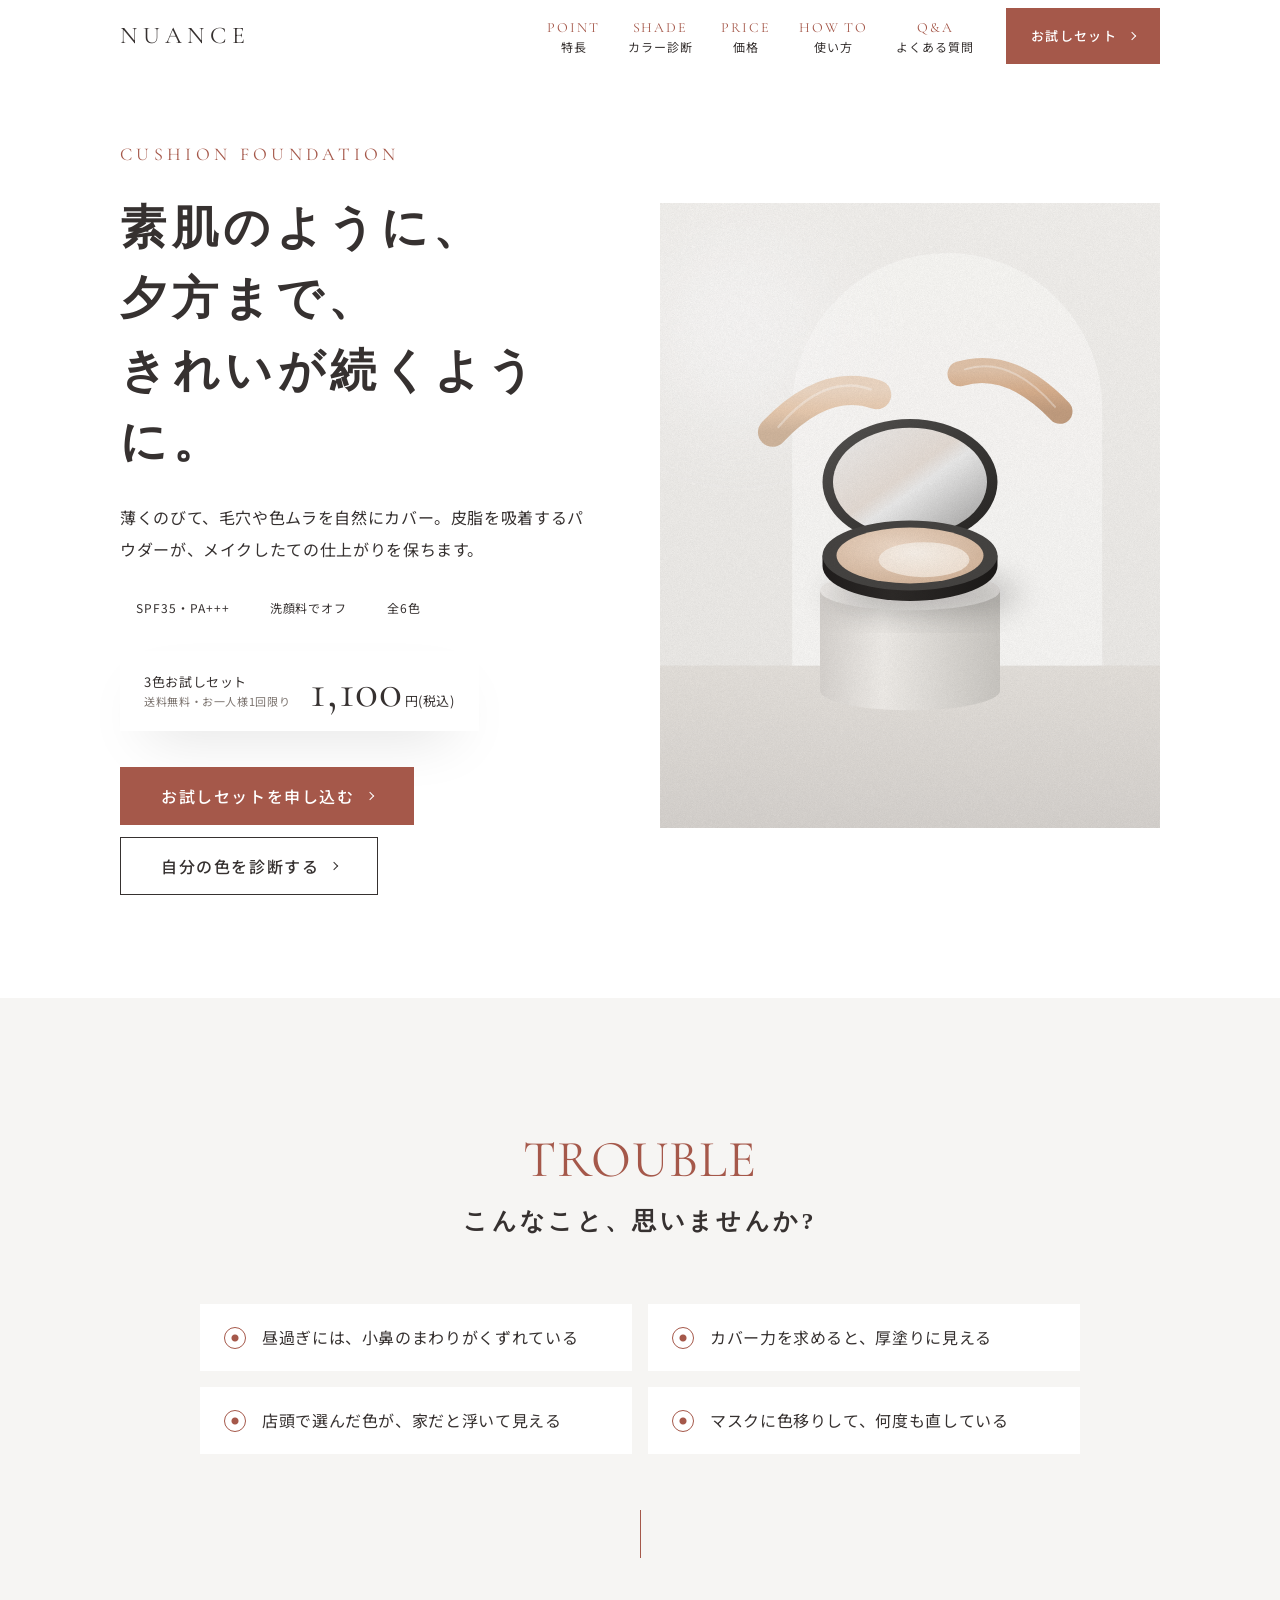
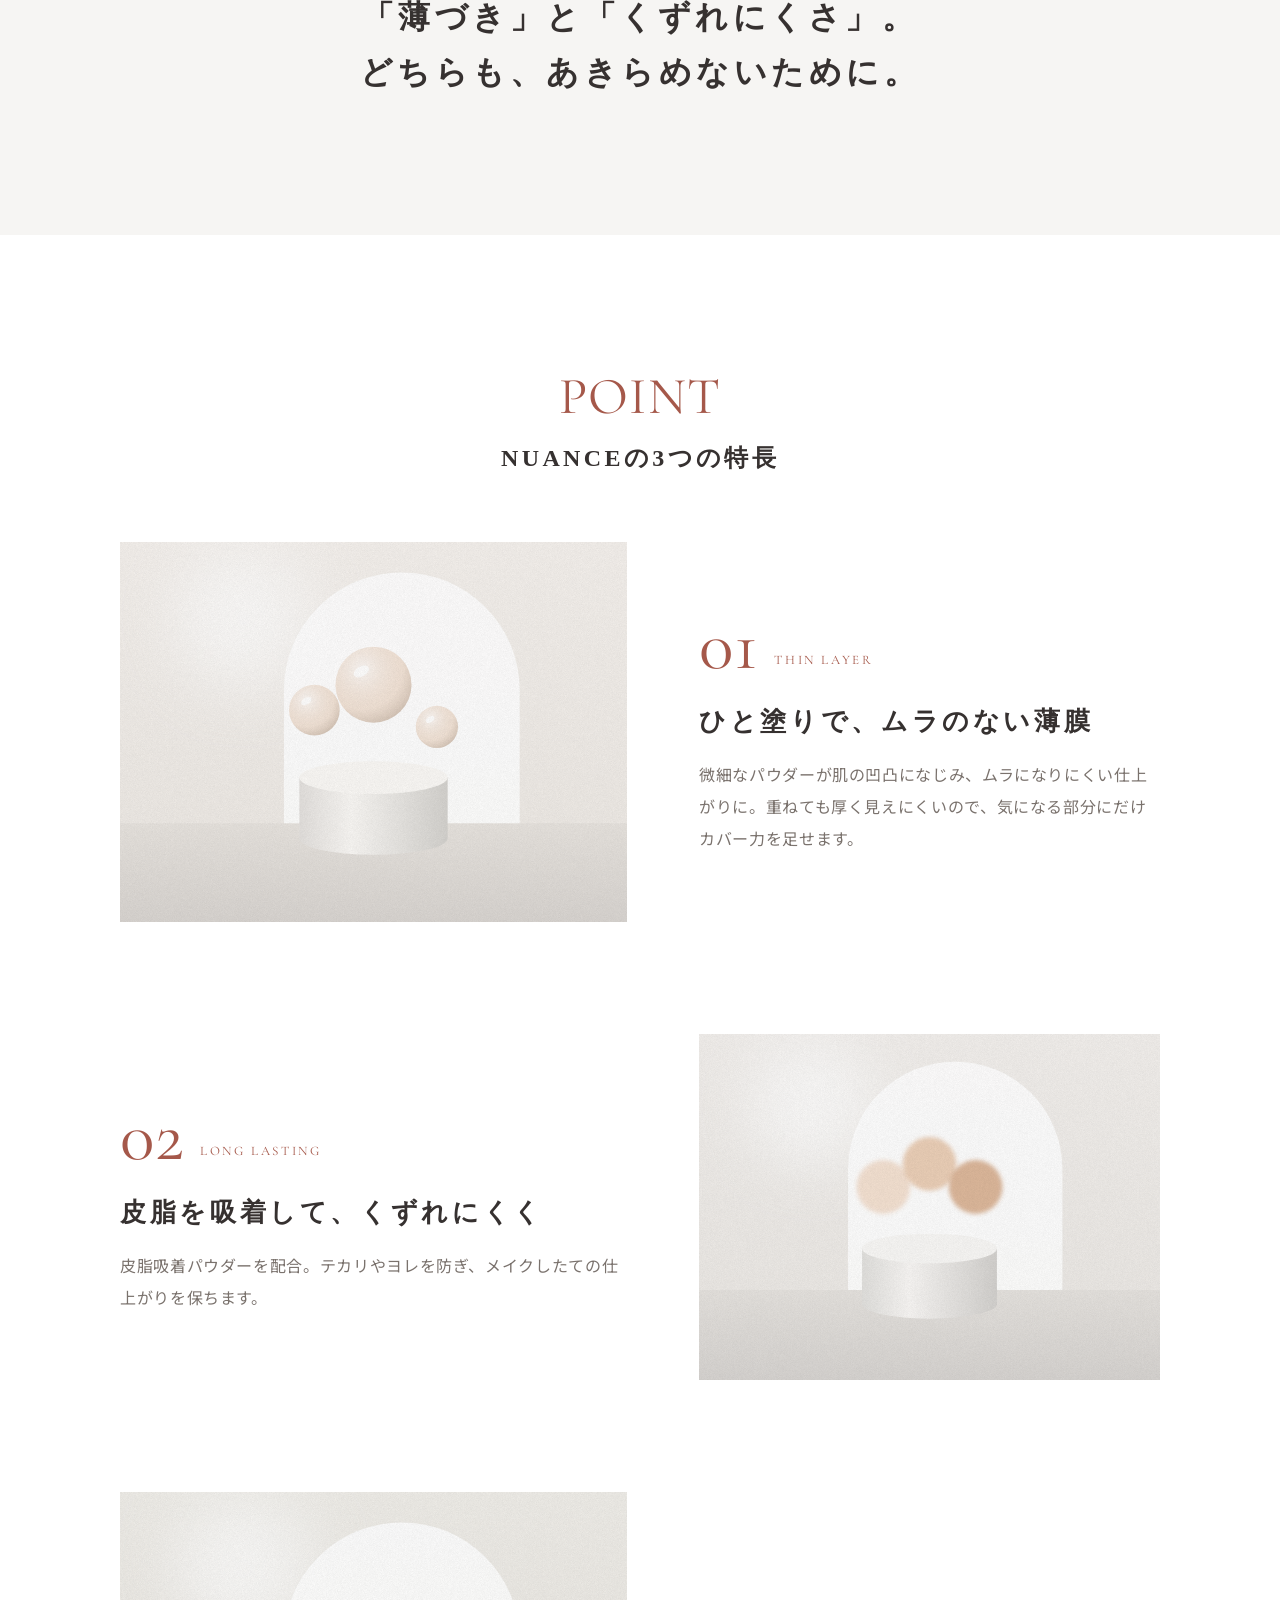
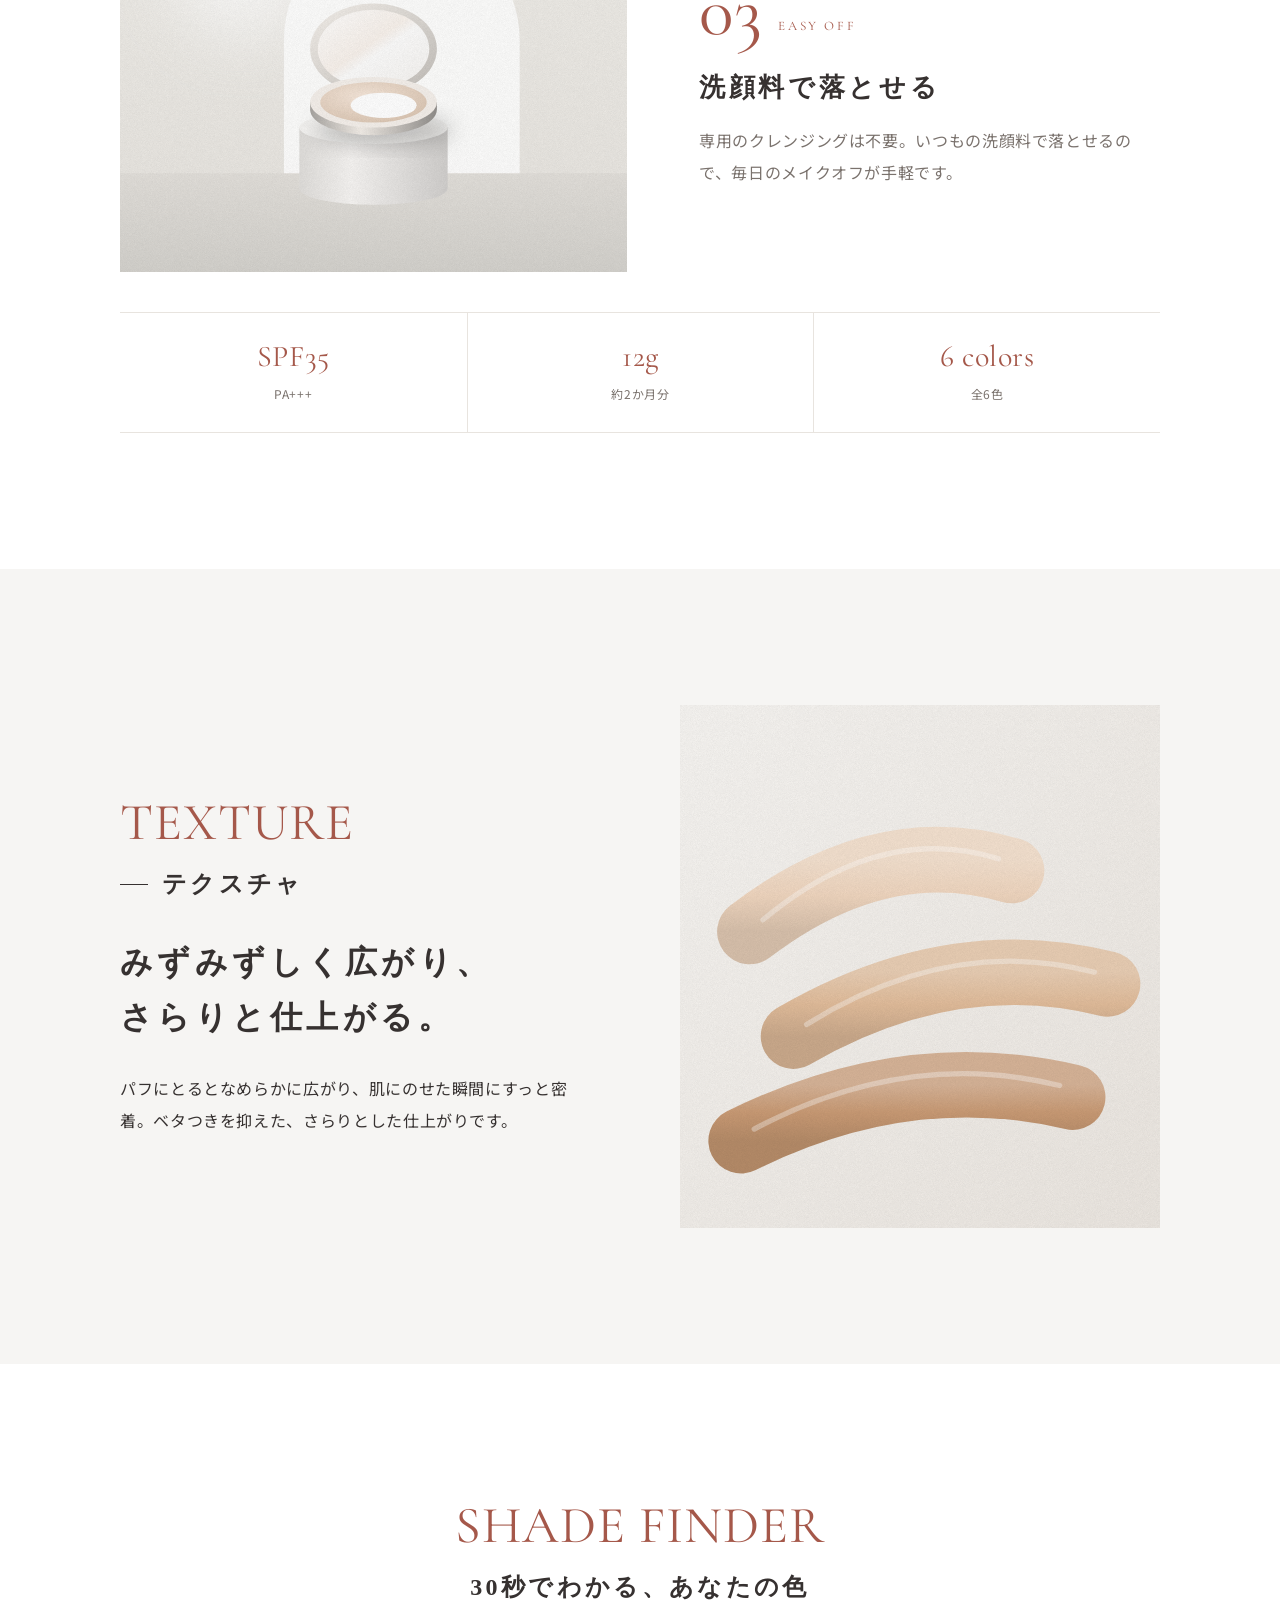
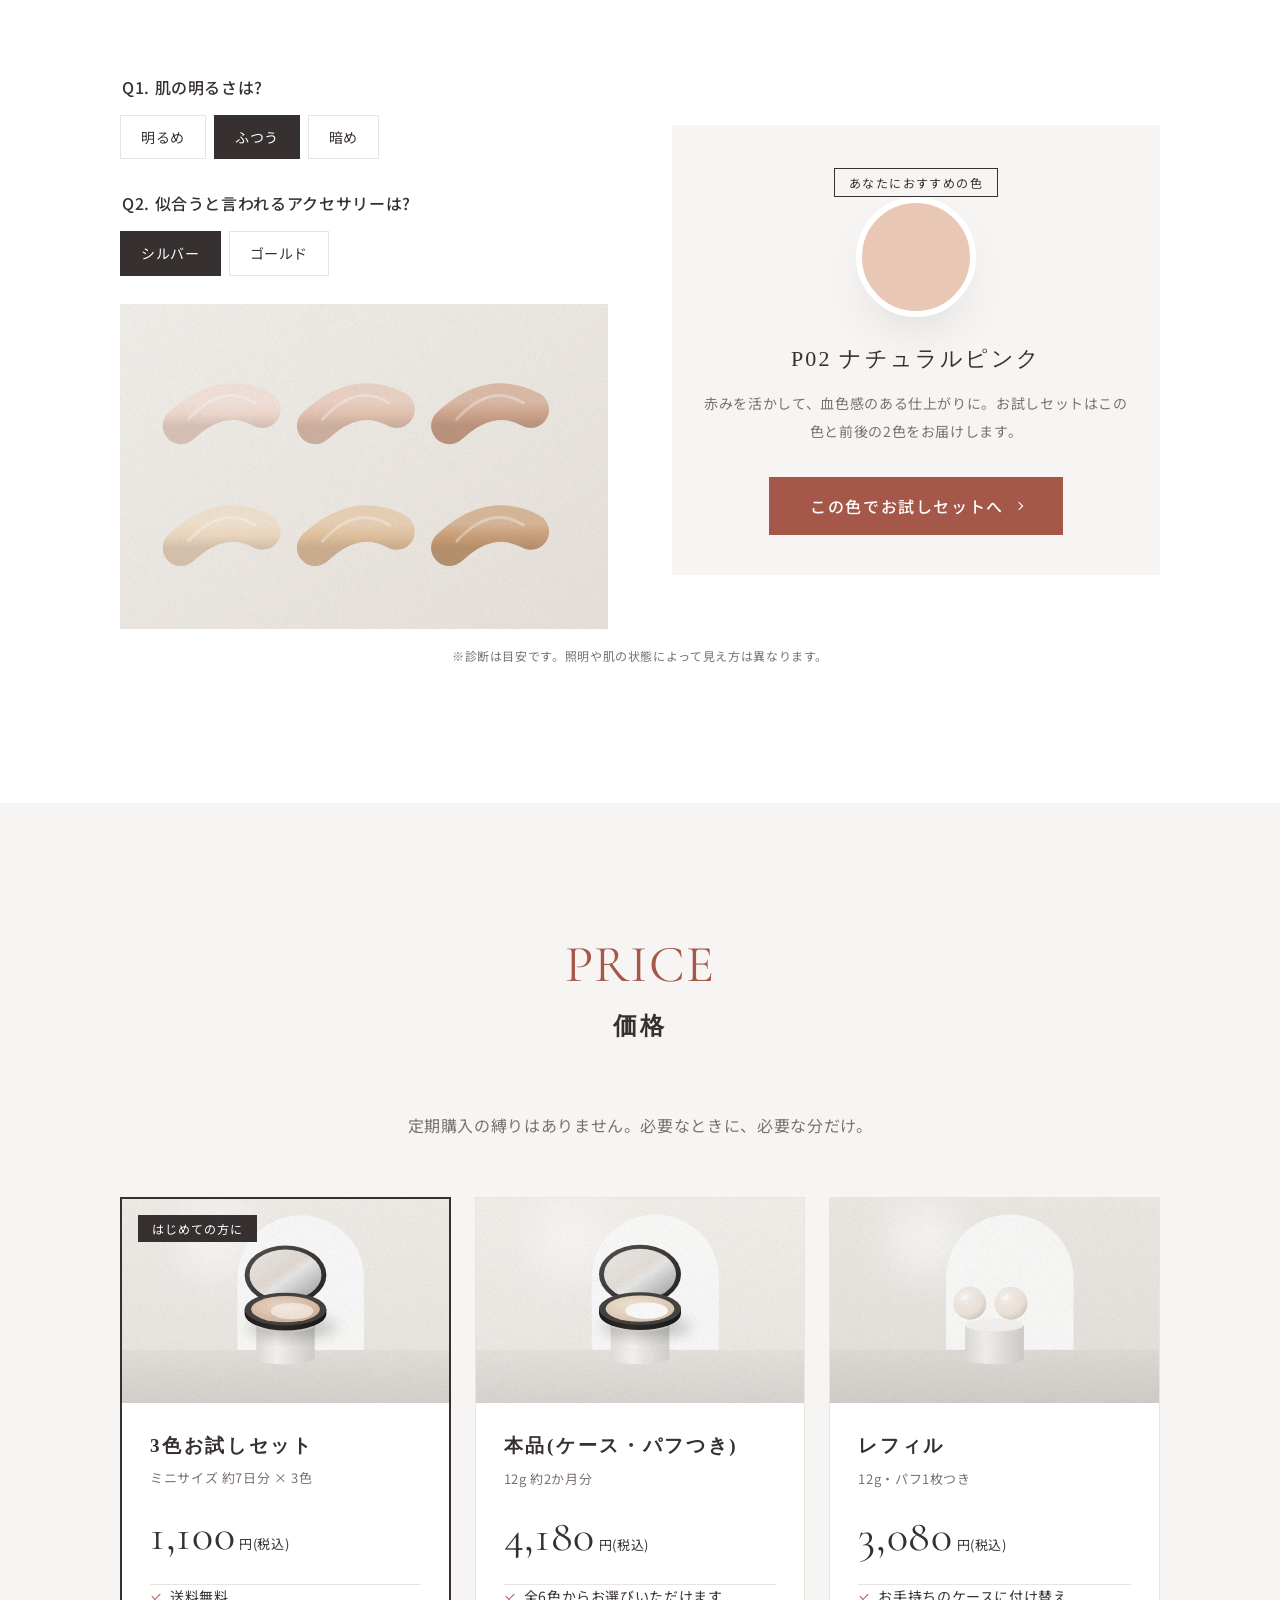
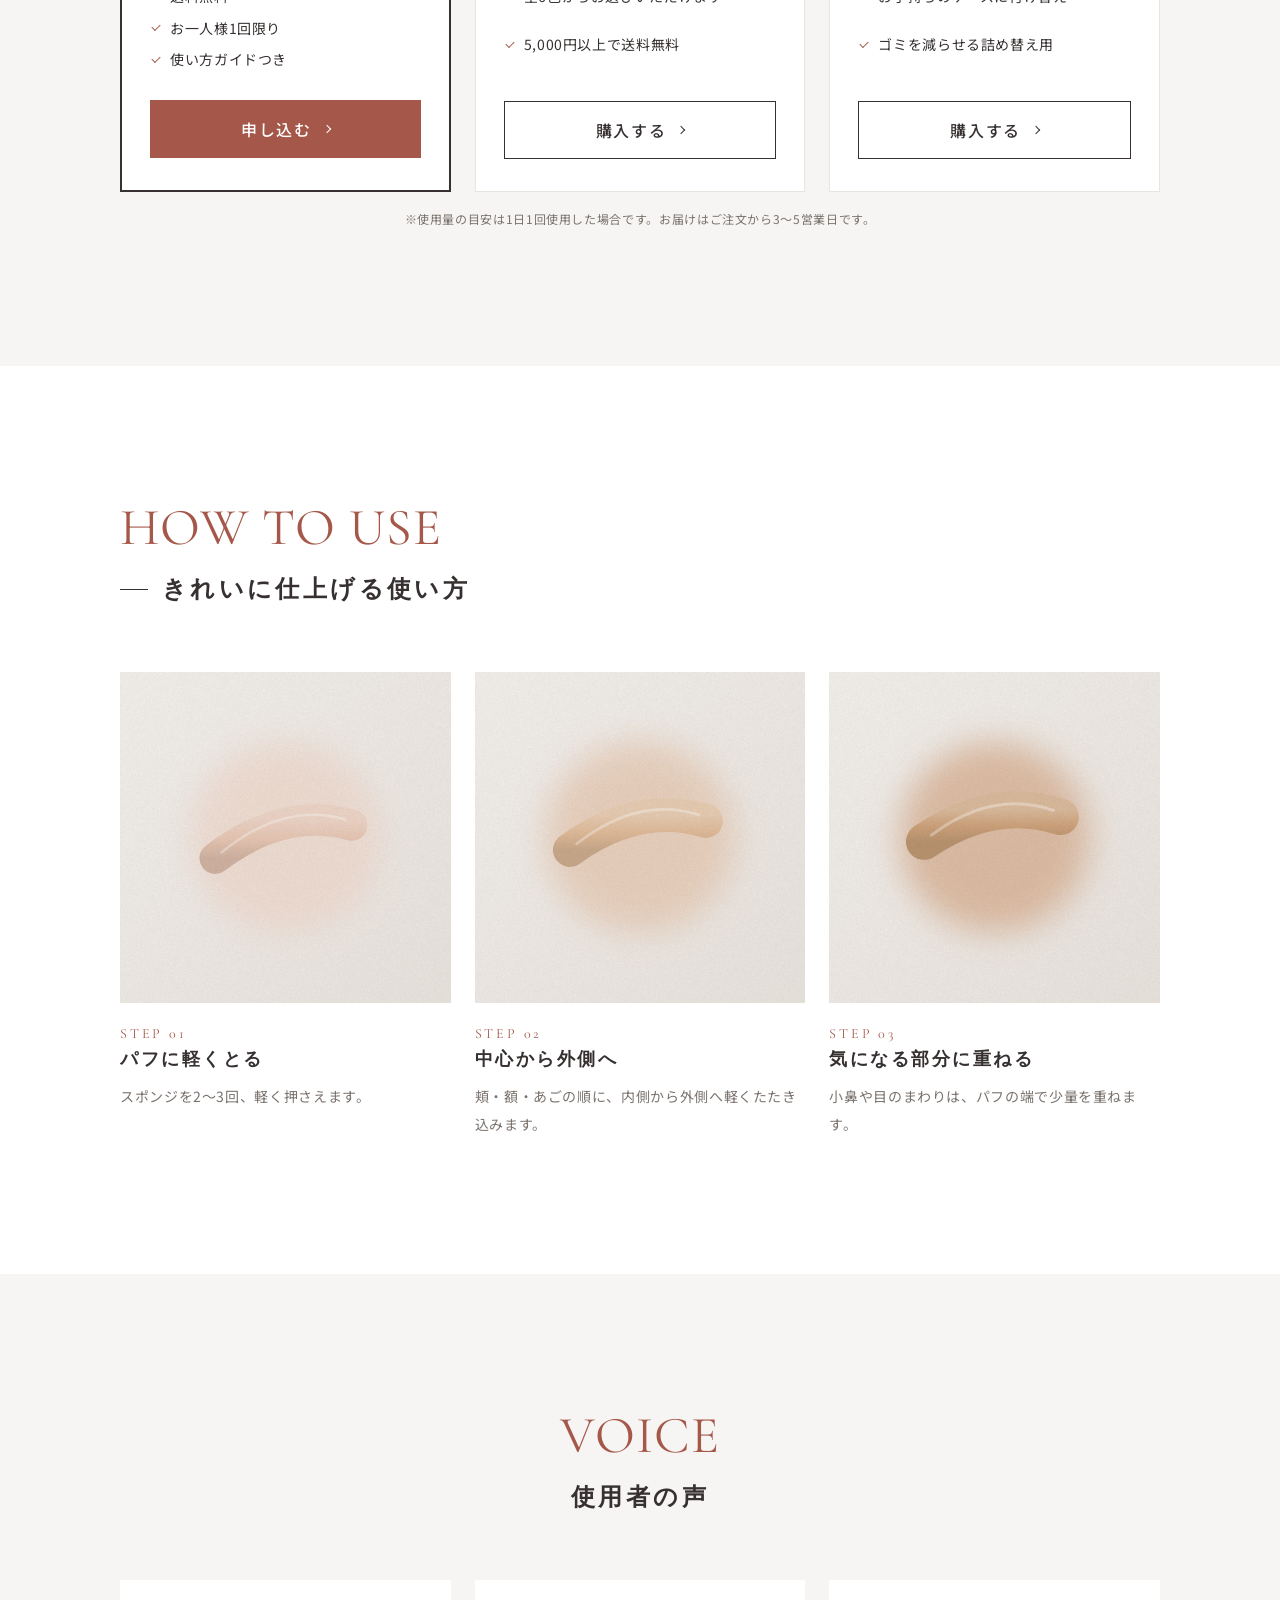
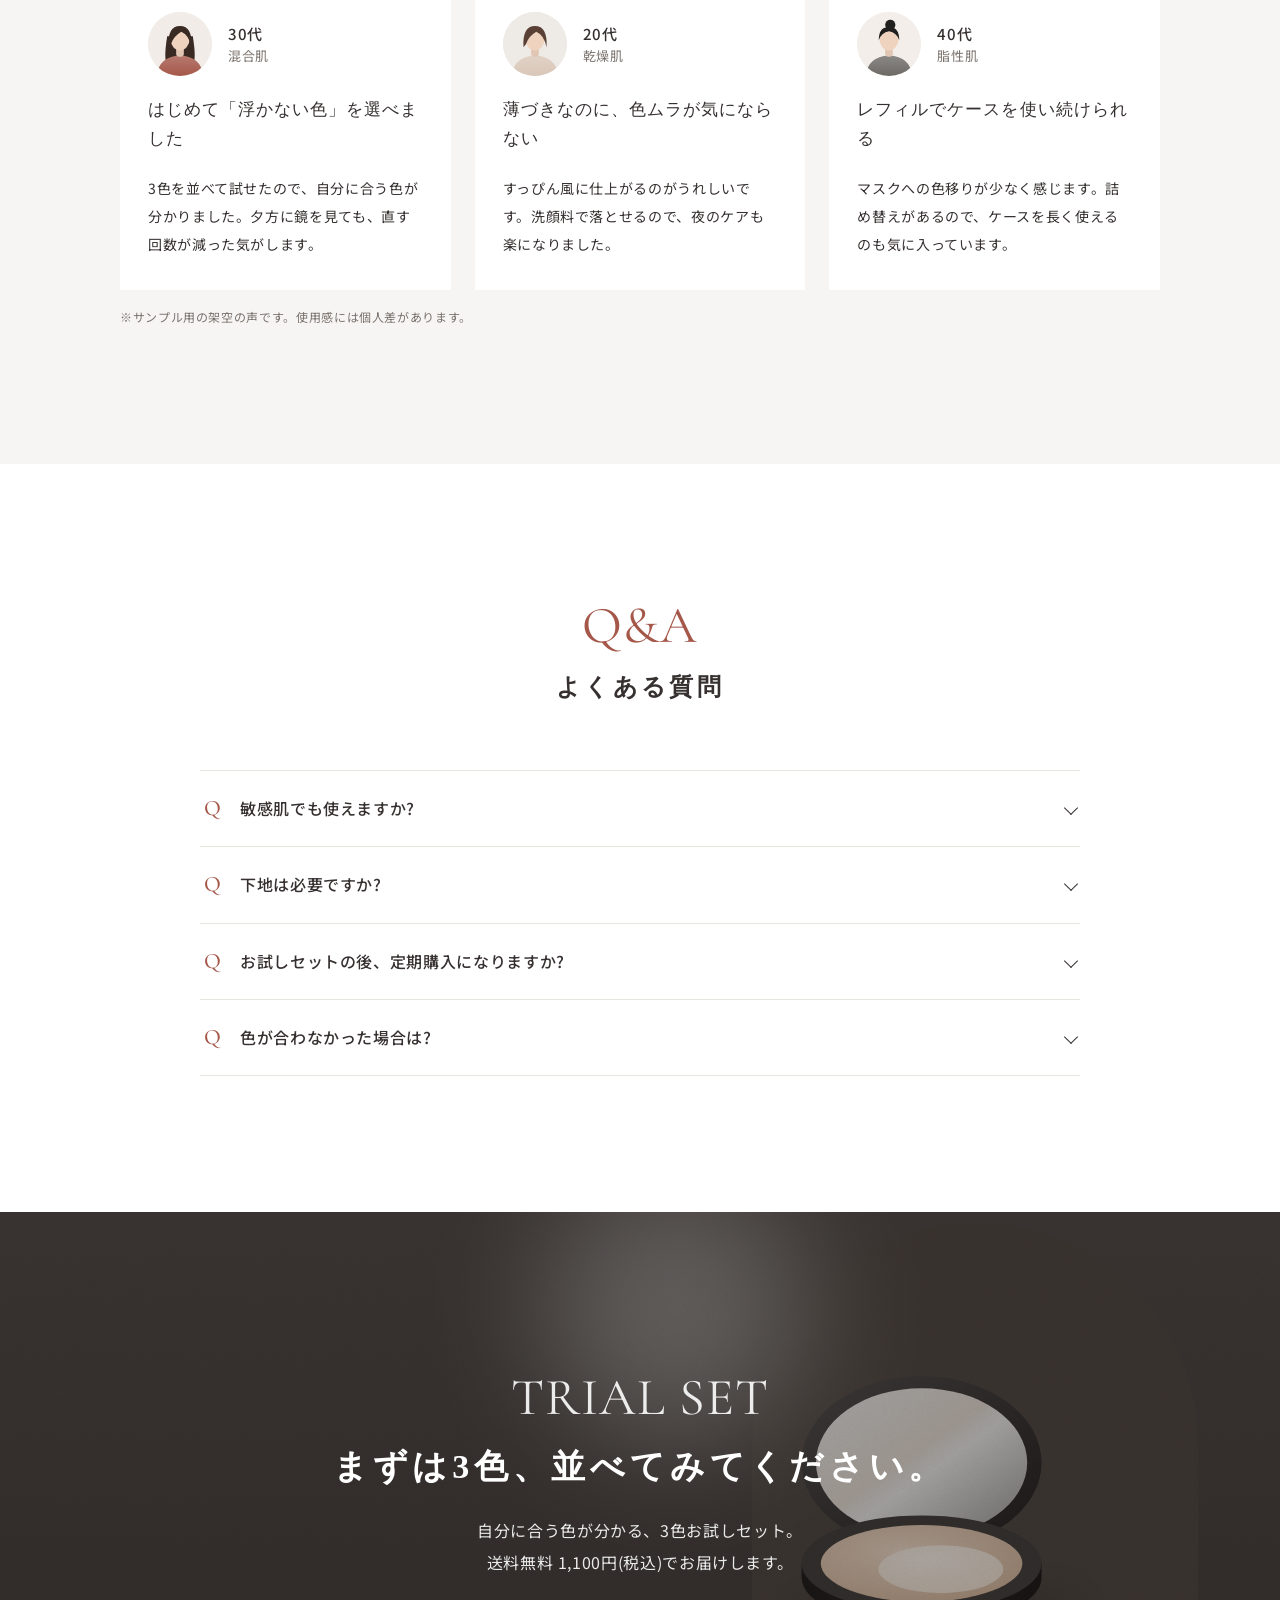
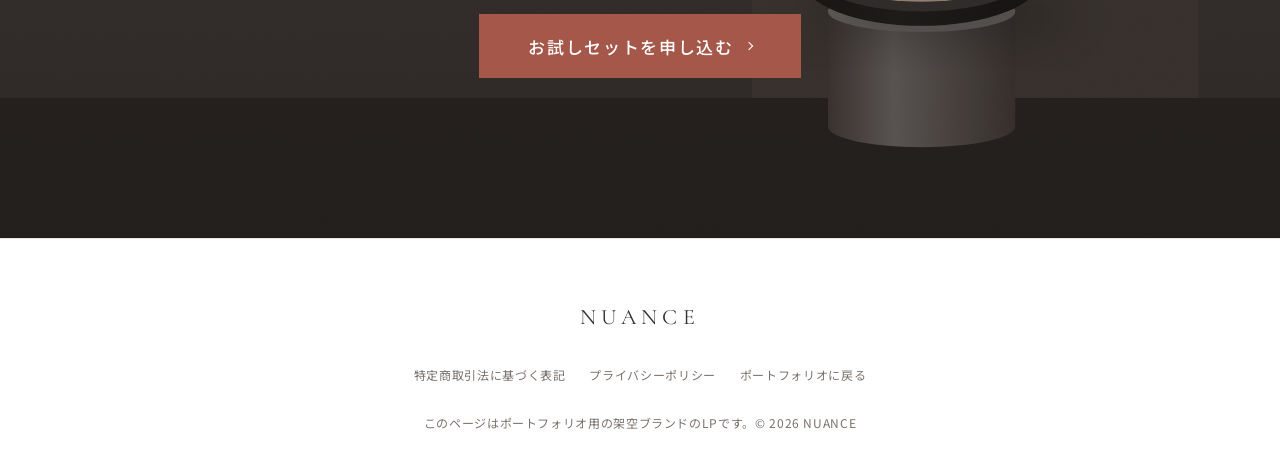
<file: lp/beauty/cosmetics/index.html>
<!DOCTYPE html>
<html lang="ja">
<head>
<!--
  =====================================================================
  NUANCE(化粧品・クッションファンデーション)LP
  ---------------------------------------------------------------------
  ・文章の差し替え …… 各セクションの「▼ 」コメント内を書き換え
  ・画像の差し替え …… images/ フォルダ(一覧と推奨サイズは images/README.md)
  ・色 / フォント …… theme.css
  ・カラー診断の色 …… script.js
  =====================================================================
-->
<meta charset="UTF-8">
<meta name="viewport" content="width=device-width, initial-scale=1">
<title>NUANCE クッションファンデーション | 3色お試しセット 1,100円</title>
<meta name="description" content="素肌のような薄づきで、メイクしたての仕上がりが続くクッションファンデーション。自分の色が分かる3色お試しセットを送料無料1,100円でお届けします。">
<meta property="og:title" content="NUANCE クッションファンデーション">
<meta property="og:image" content="images/hero.svg">
<link rel="icon" href="../../../favicon.svg" type="image/svg+xml">
<link rel="preconnect" href="https://fonts.googleapis.com">
<link rel="preconnect" href="https://fonts.gstatic.com" crossorigin>
<link href="https://fonts.googleapis.com/css2?family=Cormorant+Garamond:wght@400;500&family=Noto+Sans+JP:wght@400;500;700&family=Zen+Old+Mincho:wght@500;600&display=swap" rel="stylesheet">
<link rel="stylesheet" href="../../assets/css/lp-base.css">
<link rel="stylesheet" href="theme.css">
<script>document.documentElement.classList.add("js")</script>
</head>
<body>

<!-- ▼ ヘッダー ========================================================= -->
<header class="l-header">
  <div class="l-wrap l-header__inner">
    <a class="l-header__logo" href="#top">NUANCE</a>
    <button class="l-header__toggle" type="button" aria-label="メニューを開く" aria-expanded="false" aria-controls="nav"><span></span><span></span><span></span></button>
    <nav class="l-nav" id="nav" aria-label="ページ内メニュー">
      <ul class="l-nav__list">
        <li><a href="#point"><span>Point</span>特長</a></li>
        <li><a href="#shade"><span>Shade</span>カラー診断</a></li>
        <li><a href="#price"><span>Price</span>価格</a></li>
        <li><a href="#howto"><span>How to</span>使い方</a></li>
        <li><a href="#faq"><span>Q&amp;A</span>よくある質問</a></li>
      </ul>
      <a class="c-btn" href="#price">お試しセット</a>
    </nav>
  </div>
</header>

<main id="top">

  <!-- ▼ ヒーロー(画像: images/hero.svg)================================ -->
  <section class="p-hero p-hero--split">
    <div class="l-wrap p-hero__inner">
      <div>
        <span class="p-hero__en" data-reveal>Cushion Foundation</span>
        <h1 class="p-hero__title" data-reveal>素肌のように、<br>夕方まで、<br>きれいが続くように。</h1>
        <p class="p-hero__text" data-reveal>薄くのびて、毛穴や色ムラを自然にカバー。皮脂を吸着するパウダーが、メイクしたての仕上がりを保ちます。</p>
        <ul class="p-hero__points" data-reveal>
          <li>SPF35・PA+++</li><li>洗顔料でオフ</li><li>全6色</li>
        </ul>
        <div class="c-offer" data-reveal>
          <span class="c-offer__label">3色お試しセット<small>送料無料・お一人様1回限り</small></span>
          <span class="c-offer__price">1,100<small>円(税込)</small></span>
        </div>
        <div class="c-btn-group" data-reveal>
          <a class="c-btn" href="#price">お試しセットを申し込む</a>
          <a class="c-btn c-btn--ghost" href="#shade">自分の色を診断する</a>
        </div>
      </div>
      <div class="p-hero__media" data-reveal="fade">
        <figure class="c-media"><img src="images/hero.svg" alt="NUANCE クッションファンデーションの商品イメージ" width="1200" height="1500" fetchpriority="high"></figure>
      </div>
    </div>
  </section>

  <!-- ▼ お悩み ======================================================= -->
  <section class="l-sec l-sec--alt p-worry">
    <div class="l-wrap">
      <div class="c-sec-head c-sec-head--center" data-reveal>
        <span class="c-sec-head__en">Trouble</span>
        <h2 class="c-sec-head__ja">こんなこと、思いませんか?</h2>
      </div>
      <ul class="p-worry__list" data-reveal>
        <li>昼過ぎには、小鼻のまわりがくずれている</li>
        <li>カバー力を求めると、厚塗りに見える</li>
        <li>店頭で選んだ色が、家だと浮いて見える</li>
        <li>マスクに色移りして、何度も直している</li>
      </ul>
      <div class="p-worry__answer" data-reveal>
        <p class="c-catch">「薄づき」と「くずれにくさ」。<br>どちらも、あきらめないために。</p>
      </div>
    </div>
  </section>

  <!-- ▼ 特長(画像: images/point-01〜03)============================== -->
  <section class="l-sec" id="point">
    <div class="l-wrap">
      <div class="c-sec-head c-sec-head--center" data-reveal>
        <span class="c-sec-head__en">Point</span>
        <h2 class="c-sec-head__ja">NUANCEの3つの特長</h2>
      </div>
      <div class="p-rows">
        <article class="c-row" data-reveal>
          <figure class="c-row__media c-media" style="--ratio:4/3"><img src="images/point-01.svg" alt="" width="1200" height="900" loading="lazy"></figure>
          <div class="c-row__body">
            <div class="c-row__head"><span class="c-num">01</span><small>Thin Layer</small></div>
            <h3 class="c-row__title">ひと塗りで、ムラのない薄膜</h3>
            <p>微細なパウダーが肌の凹凸になじみ、ムラになりにくい仕上がりに。重ねても厚く見えにくいので、気になる部分にだけカバー力を足せます。</p>
          </div>
        </article>
        <article class="c-row" data-reveal>
          <figure class="c-row__media c-media" style="--ratio:4/3"><img src="images/point-02.svg" alt="" width="1200" height="900" loading="lazy"></figure>
          <div class="c-row__body">
            <div class="c-row__head"><span class="c-num">02</span><small>Long Lasting</small></div>
            <h3 class="c-row__title">皮脂を吸着して、くずれにくく</h3>
            <p>皮脂吸着パウダーを配合。テカリやヨレを防ぎ、メイクしたての仕上がりを保ちます。</p>
          </div>
        </article>
        <article class="c-row" data-reveal>
          <figure class="c-row__media c-media" style="--ratio:4/3"><img src="images/point-03.svg" alt="" width="1200" height="900" loading="lazy"></figure>
          <div class="c-row__body">
            <div class="c-row__head"><span class="c-num">03</span><small>Easy Off</small></div>
            <h3 class="c-row__title">洗顔料で落とせる</h3>
            <p>専用のクレンジングは不要。いつもの洗顔料で落とせるので、毎日のメイクオフが手軽です。</p>
          </div>
        </article>
      </div>
      <div class="p-spec" data-reveal>
        <div><b>SPF35</b><span>PA+++</span></div>
        <div><b>12g</b><span>約2か月分</span></div>
        <div><b>6 colors</b><span>全6色</span></div>
      </div>
    </div>
  </section>

  <!-- ▼ テクスチャ(画像: images/texture.svg)======================== -->
  <section class="l-sec l-sec--alt p-concept p-concept--reverse">
    <div class="l-wrap p-concept__inner">
      <div class="p-concept__media" data-reveal>
        <figure class="c-media" style="--ratio:11/12"><img src="images/texture.svg" alt="ファンデーションのテクスチャ" width="1100" height="1200" loading="lazy"></figure>
      </div>
      <div class="p-concept__body" data-reveal>
        <div class="c-sec-head" style="margin-bottom:32px">
          <span class="c-sec-head__en">Texture</span>
          <h2 class="c-sec-head__ja">テクスチャ</h2>
        </div>
        <p class="c-catch">みずみずしく広がり、<br>さらりと仕上がる。</p>
        <p>パフにとるとなめらかに広がり、肌にのせた瞬間にすっと密着。ベタつきを抑えた、さらりとした仕上がりです。</p>
      </div>
    </div>
  </section>

  <!-- ▼ カラー診断(色は script.js で設定)============================ -->
  <section class="l-sec" id="shade">
    <div class="l-wrap">
      <div class="c-sec-head c-sec-head--center" data-reveal>
        <span class="c-sec-head__en">Shade Finder</span>
        <h2 class="c-sec-head__ja">30秒でわかる、あなたの色</h2>
      </div>
      <form class="p-shade" id="shadeForm" onsubmit="return false" data-reveal>
        <div class="p-shade__form">
          <fieldset>
            <legend>Q1. 肌の明るさは?</legend>
            <div class="c-choice">
              <label><input type="radio" name="tone" value="0"><span>明るめ</span></label>
              <label><input type="radio" name="tone" value="1" checked><span>ふつう</span></label>
              <label><input type="radio" name="tone" value="2"><span>暗め</span></label>
            </div>
          </fieldset>
          <fieldset>
            <legend>Q2. 似合うと言われるアクセサリーは?</legend>
            <div class="c-choice">
              <label><input type="radio" name="hue" value="pink" checked><span>シルバー</span></label>
              <label><input type="radio" name="hue" value="ochre"><span>ゴールド</span></label>
            </div>
          </fieldset>
          <figure class="c-media" style="--ratio:3/2"><img src="images/shades.svg" alt="全6色のカラー展開" width="1200" height="800" loading="lazy"></figure>
        </div>
        <div class="p-shade__result" aria-live="polite">
          <p class="c-label">あなたにおすすめの色</p>
          <div class="p-shade__chip u-mt-m" id="shadeChip"></div>
          <p class="p-shade__name" id="shadeName"></p>
          <p class="p-shade__desc" id="shadeDesc"></p>
          <a class="c-btn u-mt-m" href="#price">この色でお試しセットへ</a>
        </div>
      </form>
      <p class="c-note u-center">※診断は目安です。照明や肌の状態によって見え方は異なります。</p>
    </div>
  </section>

  <!-- ▼ 価格(画像: images/price-01〜03)============================== -->
  <section class="l-sec l-sec--alt" id="price">
    <div class="l-wrap">
      <div class="c-sec-head c-sec-head--center" data-reveal>
        <span class="c-sec-head__en">Price</span>
        <h2 class="c-sec-head__ja">価格</h2>
      </div>
      <p class="c-lead u-center" data-reveal>定期購入の縛りはありません。必要なときに、必要な分だけ。</p>
      <div class="c-grid c-grid--3 u-mt-l" data-reveal>
        <article class="c-price is-featured">
          <span class="c-price__flag">はじめての方に</span>
          <figure class="c-media"><img src="images/price-01.svg" alt="" width="1200" height="750" loading="lazy"></figure>
          <div class="c-price__body">
            <h3 class="c-price__name">3色お試しセット</h3>
            <p class="c-price__desc">ミニサイズ 約7日分 × 3色</p>
            <p class="c-price__amount">1,100<small>円(税込)</small></p>
            <ul class="c-price__list"><li>送料無料</li><li>お一人様1回限り</li><li>使い方ガイドつき</li></ul>
            <a class="c-btn c-btn--block" href="#price">申し込む</a>
          </div>
        </article>
        <article class="c-price">
          <figure class="c-media"><img src="images/price-02.svg" alt="" width="1200" height="750" loading="lazy"></figure>
          <div class="c-price__body">
            <h3 class="c-price__name">本品(ケース・パフつき)</h3>
            <p class="c-price__desc">12g 約2か月分</p>
            <p class="c-price__amount">4,180<small>円(税込)</small></p>
            <ul class="c-price__list"><li>全6色からお選びいただけます</li><li>5,000円以上で送料無料</li></ul>
            <a class="c-btn c-btn--ghost c-btn--block" href="#price">購入する</a>
          </div>
        </article>
        <article class="c-price">
          <figure class="c-media"><img src="images/price-03.svg" alt="" width="1200" height="750" loading="lazy"></figure>
          <div class="c-price__body">
            <h3 class="c-price__name">レフィル</h3>
            <p class="c-price__desc">12g・パフ1枚つき</p>
            <p class="c-price__amount">3,080<small>円(税込)</small></p>
            <ul class="c-price__list"><li>お手持ちのケースに付け替え</li><li>ゴミを減らせる詰め替え用</li></ul>
            <a class="c-btn c-btn--ghost c-btn--block" href="#price">購入する</a>
          </div>
        </article>
      </div>
      <p class="c-note u-center">※使用量の目安は1日1回使用した場合です。お届けはご注文から3〜5営業日です。</p>
    </div>
  </section>

  <!-- ▼ 使い方(画像: images/howto-01〜03)============================ -->
  <section class="l-sec" id="howto">
    <div class="l-wrap">
      <div class="c-sec-head" data-reveal>
        <span class="c-sec-head__en">How to Use</span>
        <h2 class="c-sec-head__ja">きれいに仕上げる使い方</h2>
      </div>
      <div class="c-grid c-grid--3" data-reveal>
        <article class="c-card c-card--plain">
          <figure class="c-media" style="--ratio:1"><img src="images/howto-01.svg" alt="" width="800" height="800" loading="lazy"></figure>
          <div class="c-card__body"><span class="c-step">Step 01</span><h3 class="c-card__title">パフに軽くとる</h3><p>スポンジを2〜3回、軽く押さえます。</p></div>
        </article>
        <article class="c-card c-card--plain">
          <figure class="c-media" style="--ratio:1"><img src="images/howto-02.svg" alt="" width="800" height="800" loading="lazy"></figure>
          <div class="c-card__body"><span class="c-step">Step 02</span><h3 class="c-card__title">中心から外側へ</h3><p>頬・額・あごの順に、内側から外側へ軽くたたき込みます。</p></div>
        </article>
        <article class="c-card c-card--plain">
          <figure class="c-media" style="--ratio:1"><img src="images/howto-03.svg" alt="" width="800" height="800" loading="lazy"></figure>
          <div class="c-card__body"><span class="c-step">Step 03</span><h3 class="c-card__title">気になる部分に重ねる</h3><p>小鼻や目のまわりは、パフの端で少量を重ねます。</p></div>
        </article>
      </div>
    </div>
  </section>

  <!-- ▼ 使用者の声(画像: images/voice-01〜03)========================= -->
  <section class="l-sec l-sec--alt" id="voice">
    <div class="l-wrap">
      <div class="c-sec-head c-sec-head--center" data-reveal>
        <span class="c-sec-head__en">Voice</span>
        <h2 class="c-sec-head__ja">使用者の声</h2>
      </div>
      <div class="c-grid c-grid--3" data-reveal>
        <article class="c-voice">
          <div class="c-voice__head">
            <figure class="c-media c-media--circle"><img src="images/voice-01.svg" alt="" width="400" height="400" loading="lazy"></figure>
            <p class="c-voice__who"><b>30代</b>混合肌</p>
          </div>
          <p class="c-voice__title">はじめて「浮かない色」を選べました</p>
          <blockquote>3色を並べて試せたので、自分に合う色が分かりました。夕方に鏡を見ても、直す回数が減った気がします。</blockquote>
        </article>
        <article class="c-voice">
          <div class="c-voice__head">
            <figure class="c-media c-media--circle"><img src="images/voice-02.svg" alt="" width="400" height="400" loading="lazy"></figure>
            <p class="c-voice__who"><b>20代</b>乾燥肌</p>
          </div>
          <p class="c-voice__title">薄づきなのに、色ムラが気にならない</p>
          <blockquote>すっぴん風に仕上がるのがうれしいです。洗顔料で落とせるので、夜のケアも楽になりました。</blockquote>
        </article>
        <article class="c-voice">
          <div class="c-voice__head">
            <figure class="c-media c-media--circle"><img src="images/voice-03.svg" alt="" width="400" height="400" loading="lazy"></figure>
            <p class="c-voice__who"><b>40代</b>脂性肌</p>
          </div>
          <p class="c-voice__title">レフィルでケースを使い続けられる</p>
          <blockquote>マスクへの色移りが少なく感じます。詰め替えがあるので、ケースを長く使えるのも気に入っています。</blockquote>
        </article>
      </div>
      <p class="c-note">※サンプル用の架空の声です。使用感には個人差があります。</p>
    </div>
  </section>

  <!-- ▼ よくある質問 ================================================= -->
  <section class="l-sec p-faq" id="faq">
    <div class="l-wrap">
      <div class="c-sec-head c-sec-head--center" data-reveal>
        <span class="c-sec-head__en">Q&amp;A</span>
        <h2 class="c-sec-head__ja">よくある質問</h2>
      </div>
      <div class="p-faq__list" data-reveal>
        <details class="p-faq__item"><summary>敏感肌でも使えますか?</summary><p class="p-faq__a">アレルギーテスト済みですが、すべての方にアレルギーが起こらないわけではありません。気になる方は、腕の内側などで試してからお使いください。</p></details>
        <details class="p-faq__item"><summary>下地は必要ですか?</summary><p class="p-faq__a">UVカット効果があるため単品でもお使いいただけます。乾燥が気になる日は、保湿下地との併用がおすすめです。</p></details>
        <details class="p-faq__item"><summary>お試しセットの後、定期購入になりますか?</summary><p class="p-faq__a">なりません。お試しセットは単品購入のため、自動でお届けが続くことはありません。</p></details>
        <details class="p-faq__item"><summary>色が合わなかった場合は?</summary><p class="p-faq__a">本品は未開封かつ到着後8日以内であれば、別の色に1回無料で交換できます。</p></details>
      </div>
    </div>
  </section>

  <!-- ▼ 最後のCTA(画像: images/cta.svg)============================= -->
  <section class="p-cta">
    <div class="p-cta__bg"><img src="images/cta.svg" alt="" width="1600" height="900" loading="lazy"></div>
    <div class="l-wrap p-cta__inner" data-reveal>
      <span class="c-sec-head__en">Trial Set</span>
      <h2 class="p-cta__title">まずは3色、並べてみてください。</h2>
      <p>自分に合う色が分かる、3色お試しセット。<br>送料無料 1,100円(税込)でお届けします。</p>
      <div class="c-btn-group c-btn-group--center">
        <a class="c-btn c-btn--lg" href="#price">お試しセットを申し込む</a>
      </div>
    </div>
  </section>
</main>

<!-- ▼ フッター ======================================================= -->
<footer class="l-footer">
  <div class="l-wrap l-footer__inner">
    <a class="l-footer__logo" href="#top">NUANCE</a>
    <ul class="l-footer__links">
      <li><a href="#top">特定商取引法に基づく表記</a></li>
      <li><a href="#top">プライバシーポリシー</a></li>
      <li><a href="../../../">ポートフォリオに戻る</a></li>
    </ul>
    <p>このページはポートフォリオ用の架空ブランドのLPです。© <span data-year></span> NUANCE</p>
  </div>
</footer>

<div class="c-sticky"><a class="c-btn" href="#price">3色お試しセット 1,100円</a></div>

<script src="../../assets/js/lp-base.js" defer></script>
<script src="script.js" defer></script>
</body>
</html>
</file>
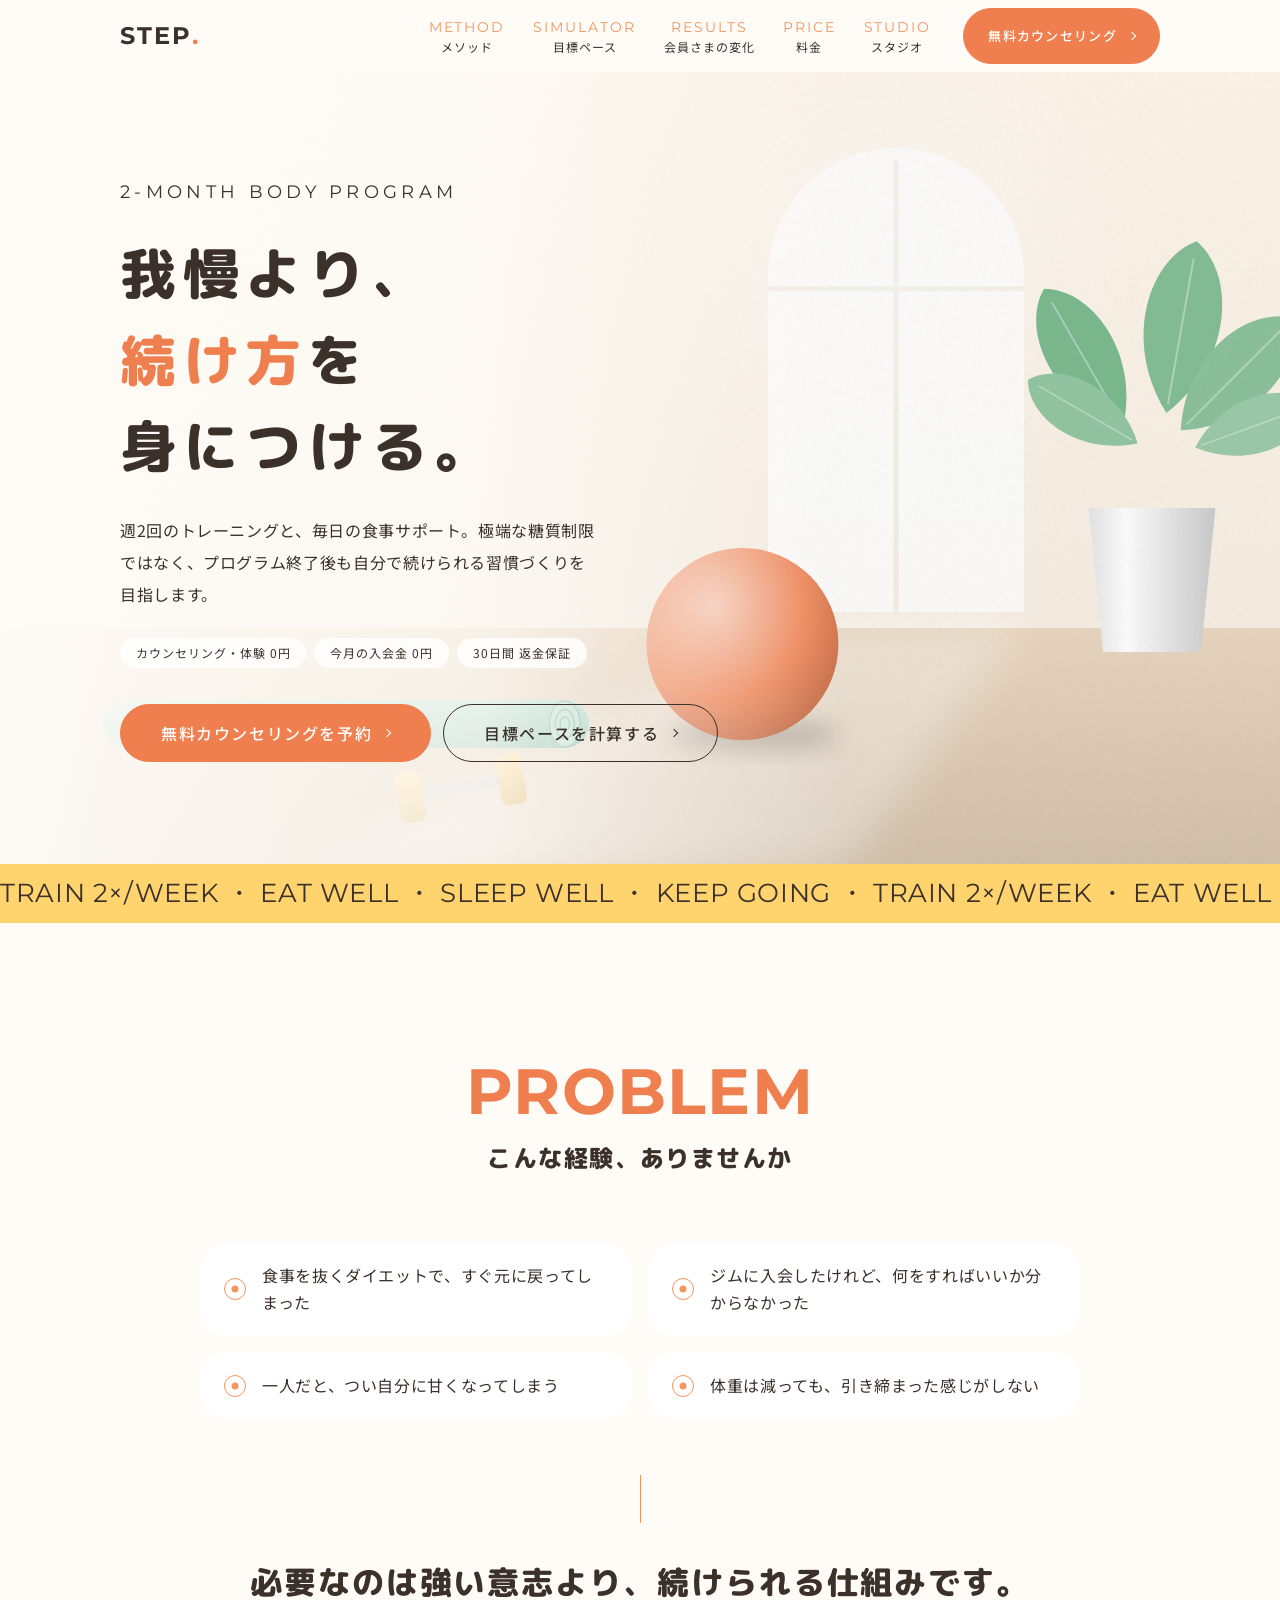
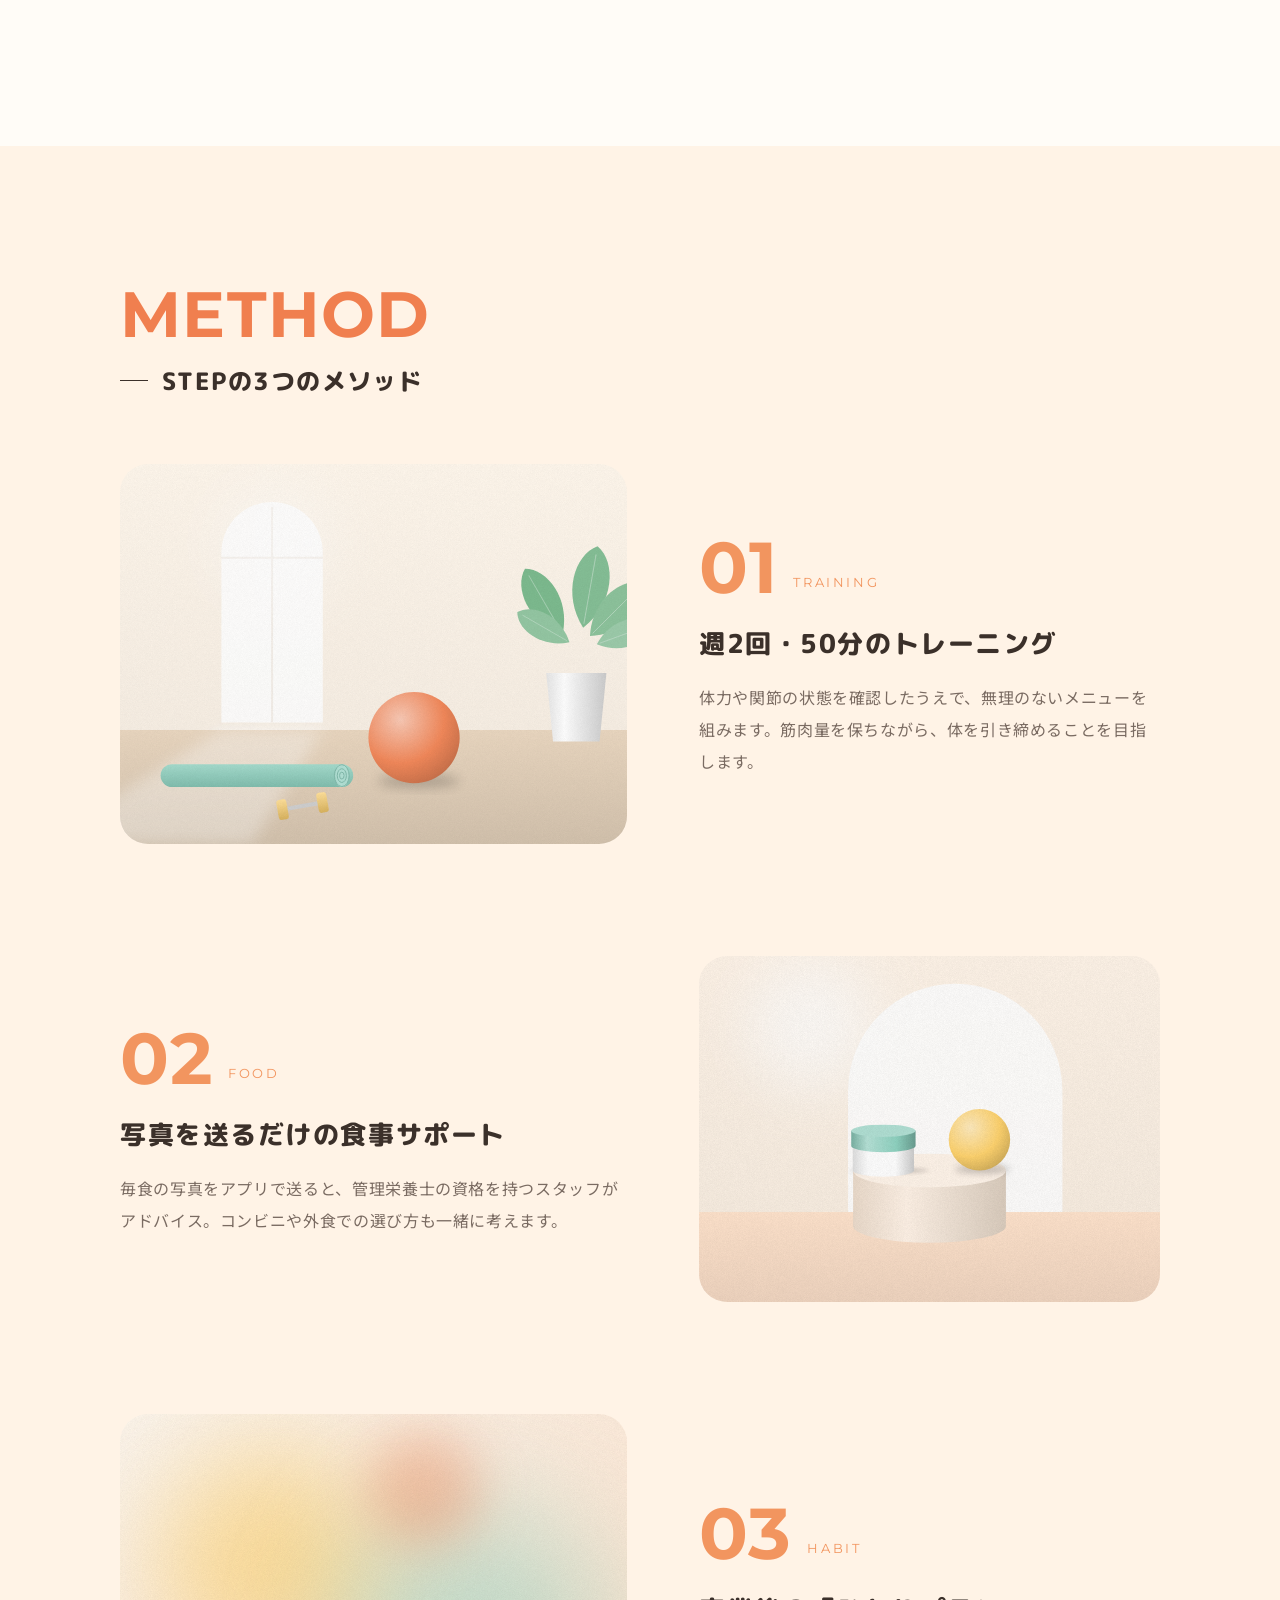
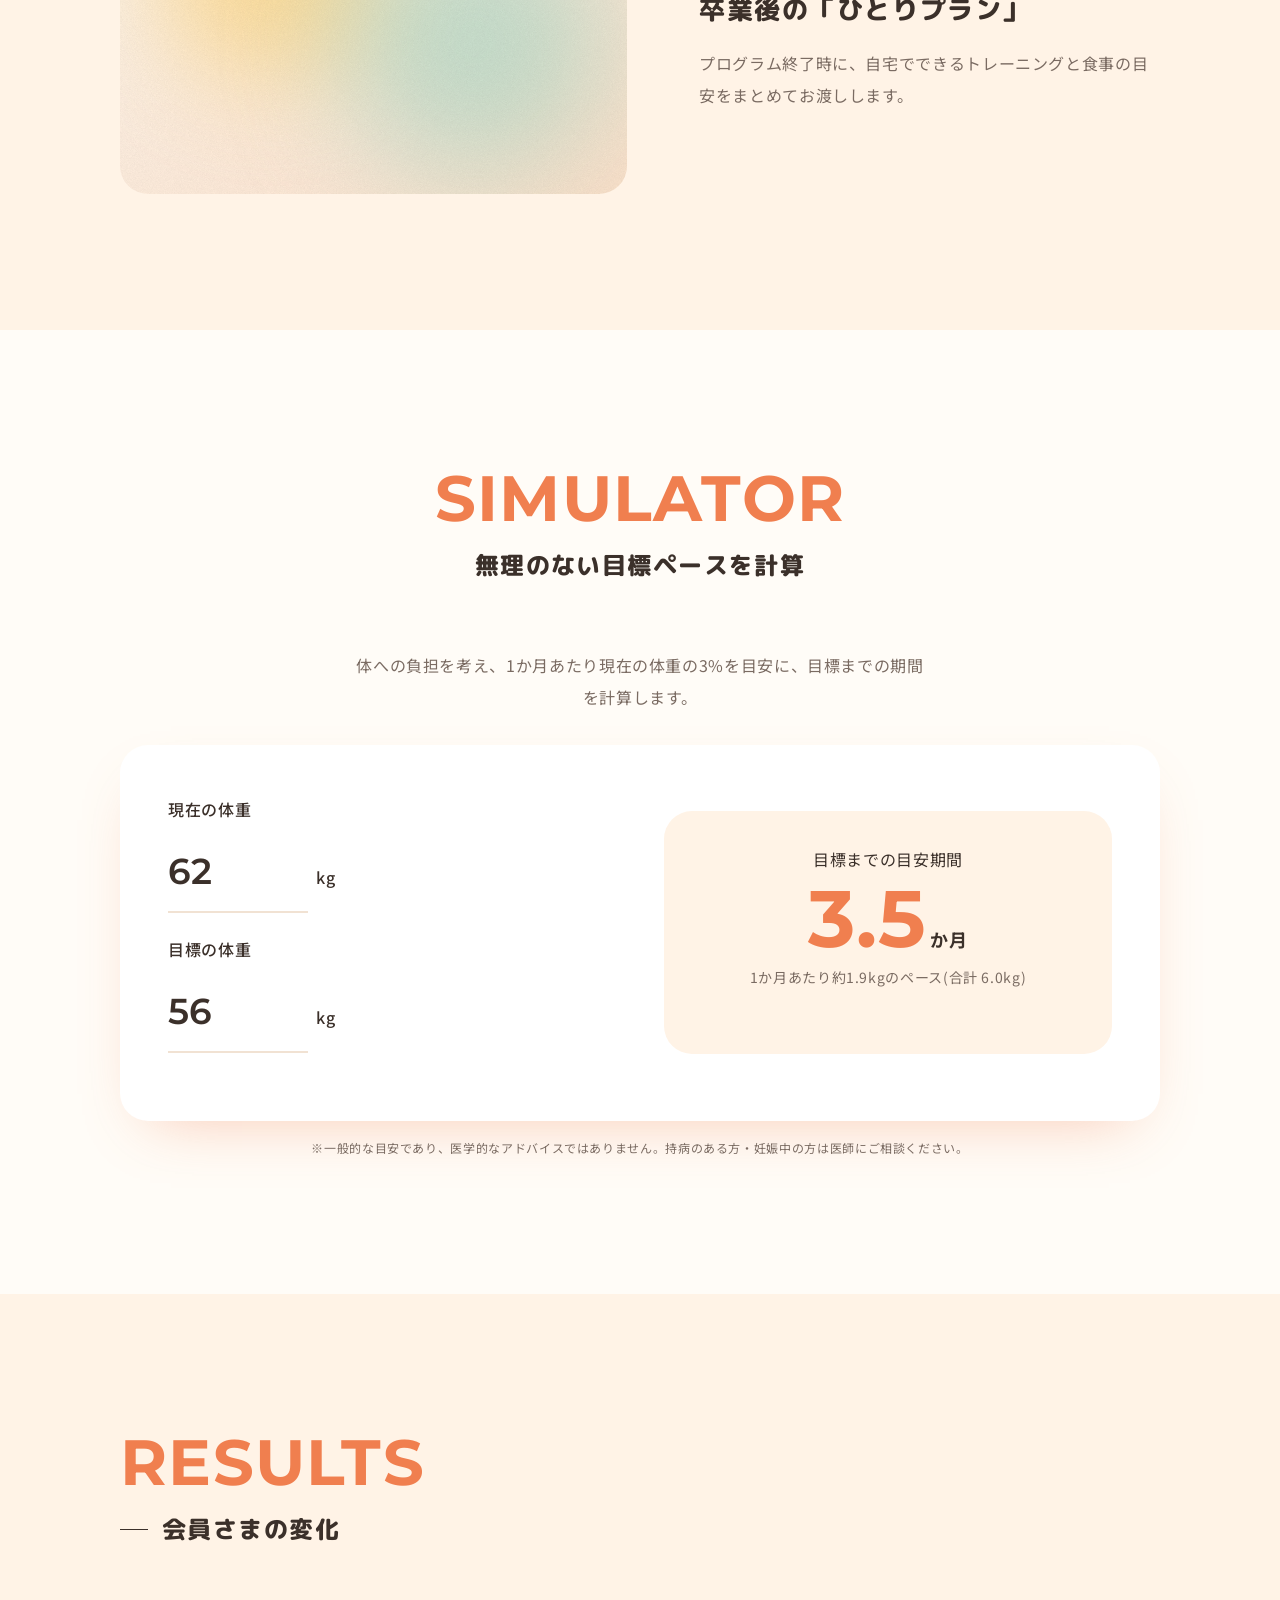
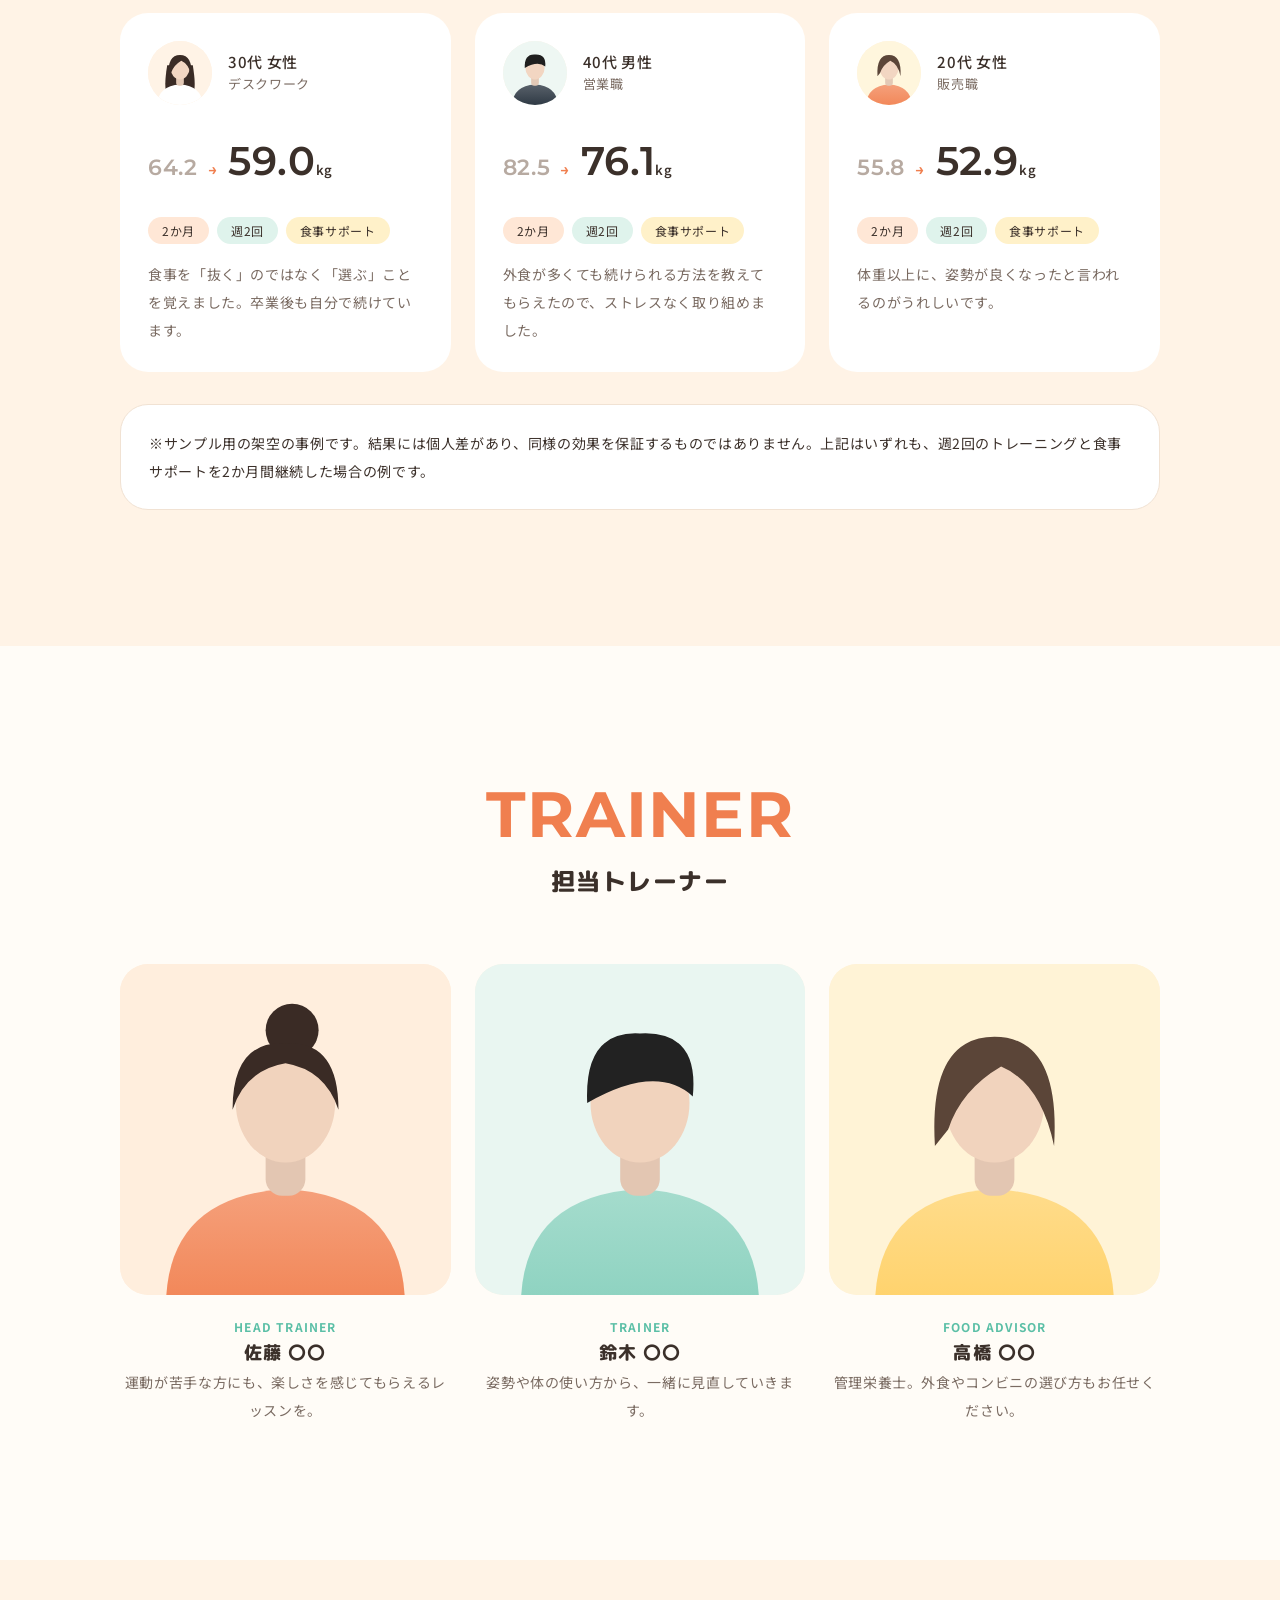
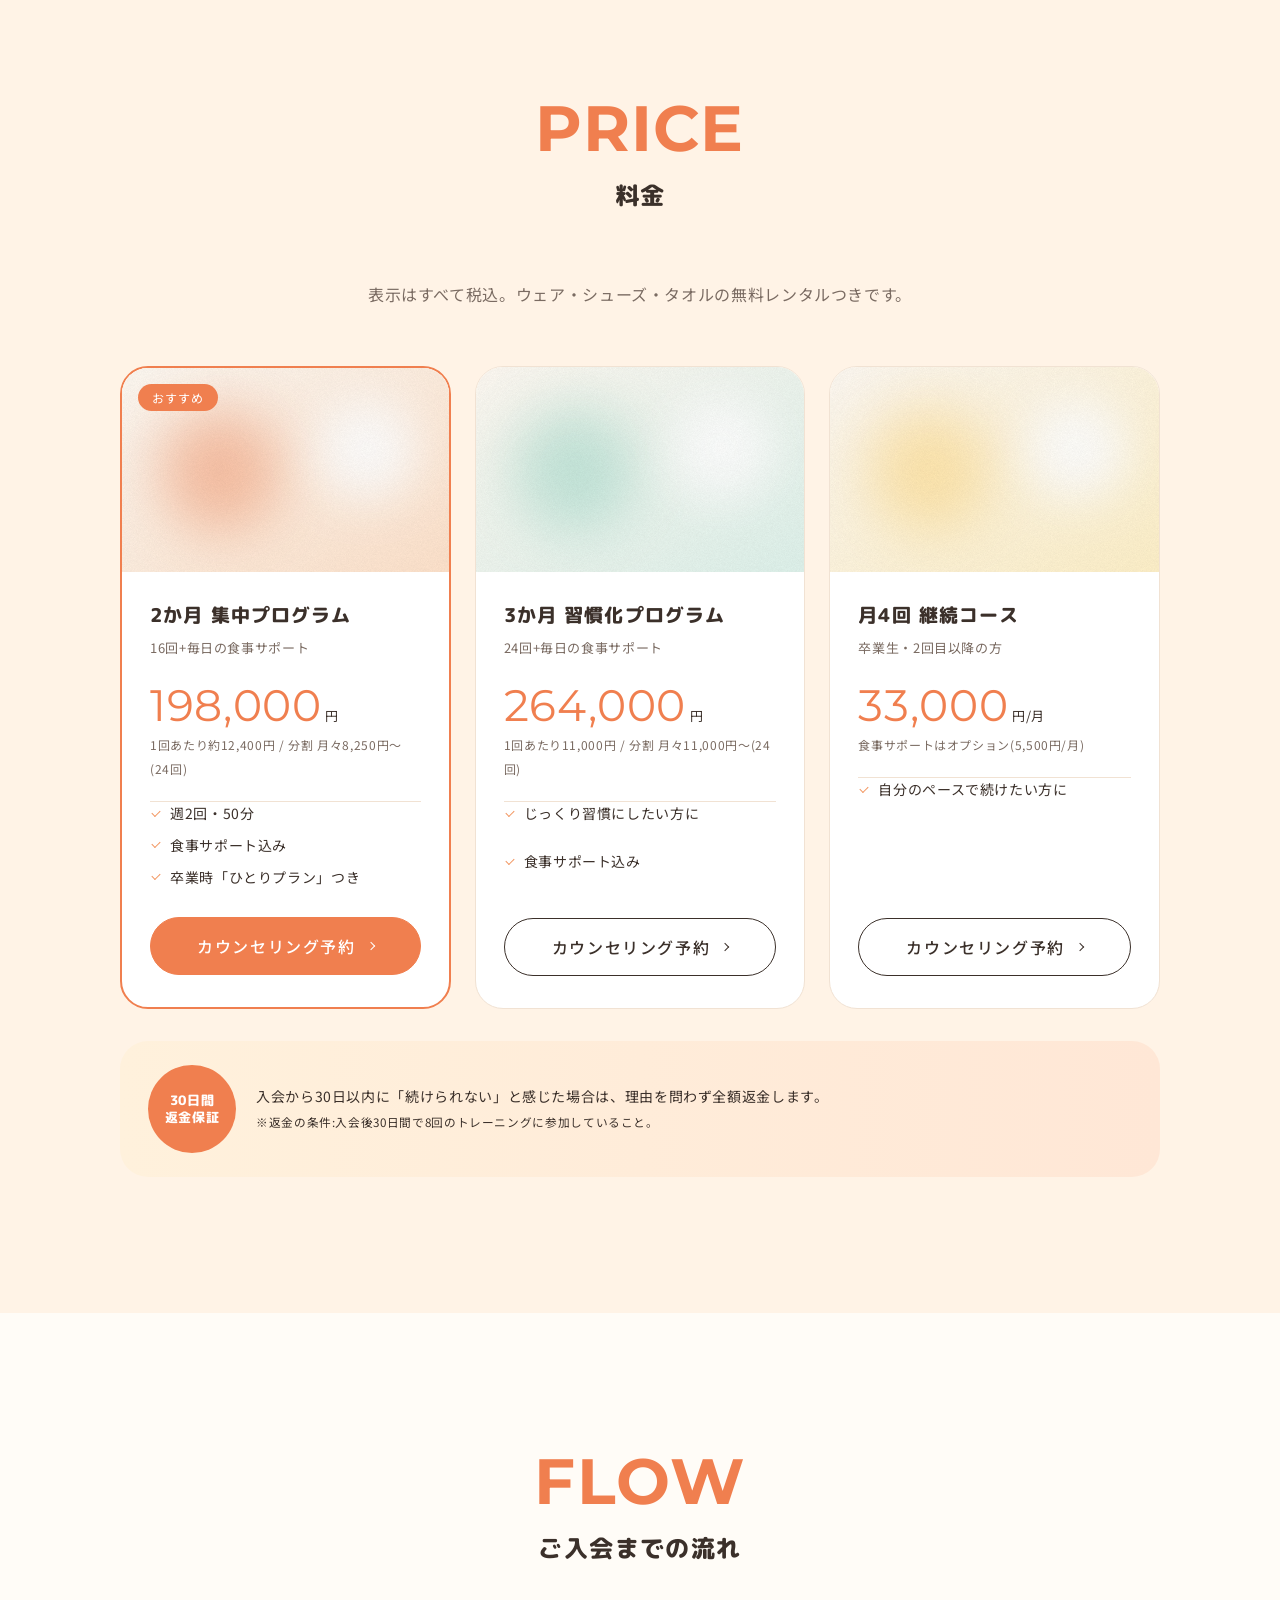
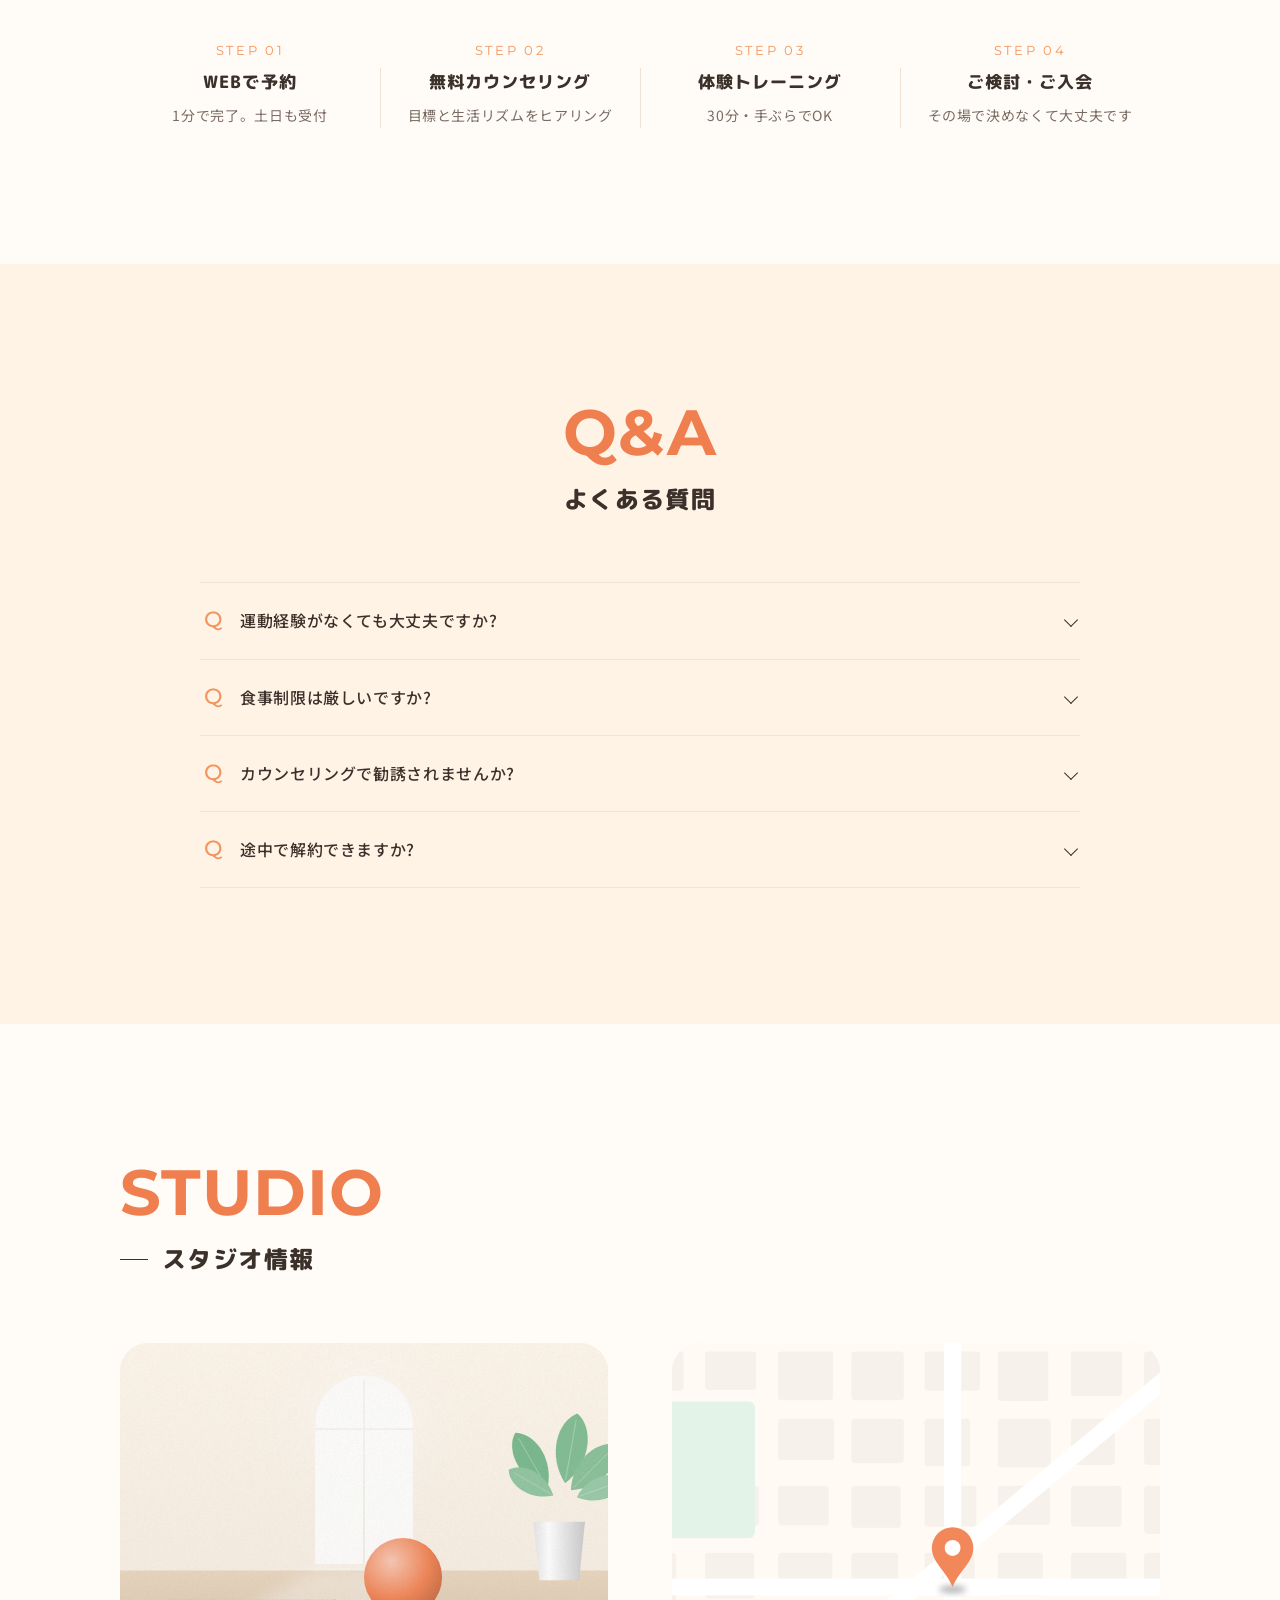
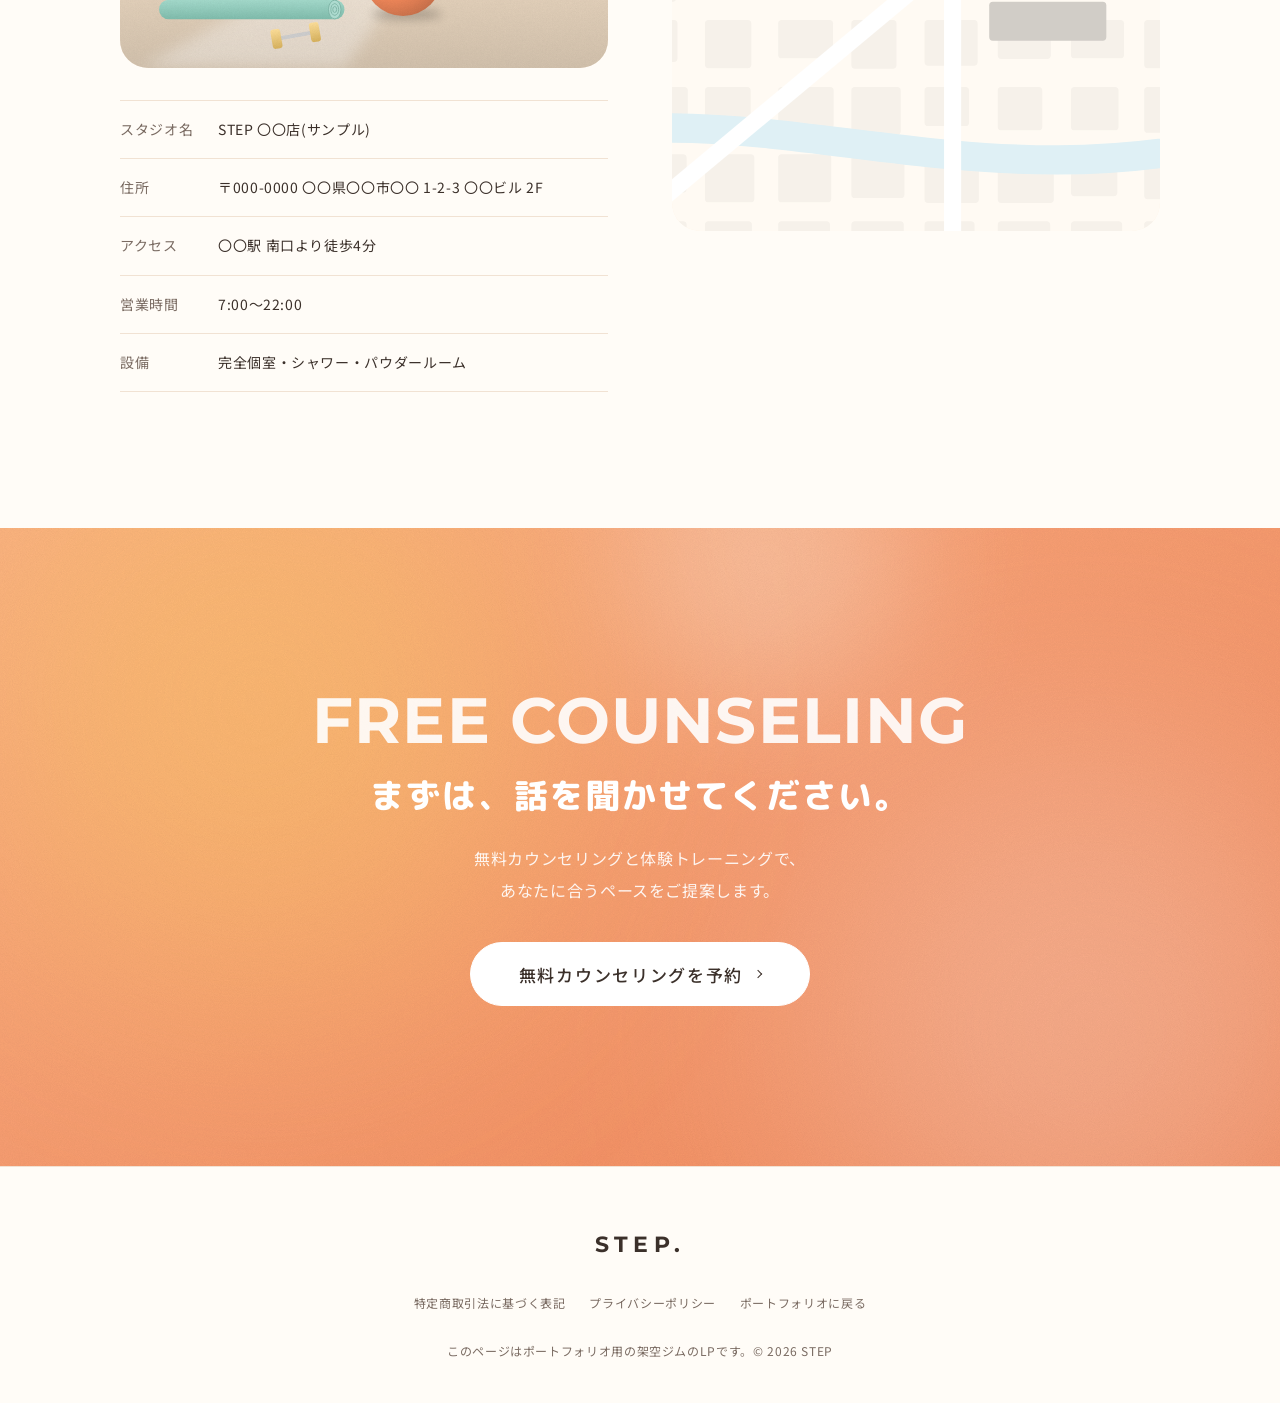
<file: lp/beauty/diet/index.html>
<!DOCTYPE html>
<html lang="ja">
<head>
<!--
  =====================================================================
  STEP(ダイエット・パーソナルジム)LP
  ---------------------------------------------------------------------
  ・文章の差し替え …… 各セクションの「▼ 」コメント内を書き換え
  ・画像の差し替え …… images/ フォルダ(一覧と推奨サイズは images/README.md)
  ・色 / フォント …… theme.css
  ・目標ペース計算の設定 …… script.js(PACE / WARN_RATIO)
  =====================================================================
-->
<meta charset="UTF-8">
<meta name="viewport" content="width=device-width, initial-scale=1">
<title>パーソナルジム STEP | 無料カウンセリング・体験 0円</title>
<meta name="description" content="食事制限に頼りすぎない、続けられるダイエットを。週2回のトレーニングと食事サポートの2か月プログラム。無料カウンセリング受付中。">
<meta property="og:title" content="パーソナルジム STEP">
<meta property="og:image" content="images/hero.svg">
<link rel="icon" href="../../../favicon.svg" type="image/svg+xml">
<link rel="preconnect" href="https://fonts.googleapis.com">
<link rel="preconnect" href="https://fonts.gstatic.com" crossorigin>
<link href="https://fonts.googleapis.com/css2?family=M+PLUS+Rounded+1c:wght@500;800&family=Montserrat:wght@600;700&family=Noto+Sans+JP:wght@400;500;700&display=swap" rel="stylesheet">
<link rel="stylesheet" href="../../assets/css/lp-base.css">
<link rel="stylesheet" href="theme.css">
<script>document.documentElement.classList.add("js")</script>
</head>
<body>

<!-- ▼ ヘッダー ========================================================= -->
<header class="l-header">
  <div class="l-wrap l-header__inner">
    <a class="l-header__logo" href="#top" style="font-family:var(--f-en);font-weight:700;letter-spacing:.08em">STEP<span style="color:var(--c-main)">.</span></a>
    <button class="l-header__toggle" type="button" aria-label="メニューを開く" aria-expanded="false" aria-controls="nav"><span></span><span></span><span></span></button>
    <nav class="l-nav" id="nav" aria-label="ページ内メニュー">
      <ul class="l-nav__list">
        <li><a href="#method"><span>Method</span>メソッド</a></li>
        <li><a href="#calc"><span>Simulator</span>目標ペース</a></li>
        <li><a href="#results"><span>Results</span>会員さまの変化</a></li>
        <li><a href="#price"><span>Price</span>料金</a></li>
        <li><a href="#studio"><span>Studio</span>スタジオ</a></li>
      </ul>
      <a class="c-btn" href="#counsel">無料カウンセリング</a>
    </nav>
  </div>
</header>

<main id="top">

  <!-- ▼ ヒーロー(画像: images/hero.svg)================================ -->
  <section class="p-hero p-hero--full">
    <div class="p-hero__bg"><img src="images/hero.svg" alt="" width="1600" height="1000" fetchpriority="high"></div>
    <div class="l-wrap p-hero__inner">
      <span class="p-hero__en" data-reveal>2-Month Body Program</span>
      <h1 class="p-hero__title" data-reveal>我慢より、<br><em>続け方</em>を<br>身につける。</h1>
      <p class="p-hero__text" data-reveal>週2回のトレーニングと、毎日の食事サポート。極端な糖質制限ではなく、プログラム終了後も自分で続けられる習慣づくりを目指します。</p>
      <ul class="p-hero__points" data-reveal><li>カウンセリング・体験 0円</li><li>今月の入会金 0円</li><li>30日間 返金保証</li></ul>
      <div class="c-btn-group" data-reveal>
        <a class="c-btn" href="#counsel">無料カウンセリングを予約</a>
        <a class="c-btn c-btn--ghost" href="#calc">目標ペースを計算する</a>
      </div>
    </div>
  </section>
  <div class="c-marquee" aria-hidden="true"><span>Train 2×/week ・ Eat well ・ Sleep well ・ Keep going ・ Train 2×/week ・ Eat well ・ Sleep well ・ Keep going ・</span><span>Train 2×/week ・ Eat well ・ Sleep well ・ Keep going ・ Train 2×/week ・ Eat well ・ Sleep well ・ Keep going ・</span></div>

  <!-- ▼ お悩み ======================================================= -->
  <section class="l-sec p-worry">
    <div class="l-wrap">
      <div class="c-sec-head c-sec-head--center" data-reveal>
        <span class="c-sec-head__en">Problem</span>
        <h2 class="c-sec-head__ja">こんな経験、ありませんか</h2>
      </div>
      <ul class="p-worry__list" data-reveal>
        <li>食事を抜くダイエットで、すぐ元に戻ってしまった</li>
        <li>ジムに入会したけれど、何をすればいいか分からなかった</li>
        <li>一人だと、つい自分に甘くなってしまう</li>
        <li>体重は減っても、引き締まった感じがしない</li>
      </ul>
      <div class="p-worry__answer" data-reveal>
        <p class="c-catch">必要なのは強い意志より、<br class="u-sp">続けられる仕組みです。</p>
      </div>
    </div>
  </section>

  <!-- ▼ メソッド(画像: images/method-01〜03)========================= -->
  <section class="l-sec l-sec--alt" id="method">
    <div class="l-wrap">
      <div class="c-sec-head" data-reveal>
        <span class="c-sec-head__en">Method</span>
        <h2 class="c-sec-head__ja">STEPの3つのメソッド</h2>
      </div>
      <div class="p-rows">
        <article class="c-row" data-reveal>
          <figure class="c-row__media c-media" style="--ratio:4/3"><img src="images/method-01.svg" alt="" width="1200" height="900" loading="lazy"></figure>
          <div class="c-row__body">
            <div class="c-row__head"><span class="c-num">01</span><small>Training</small></div>
            <h3 class="c-row__title">週2回・50分のトレーニング</h3>
            <p>体力や関節の状態を確認したうえで、無理のないメニューを組みます。筋肉量を保ちながら、体を引き締めることを目指します。</p>
          </div>
        </article>
        <article class="c-row" data-reveal>
          <figure class="c-row__media c-media" style="--ratio:4/3"><img src="images/method-02.svg" alt="" width="1200" height="900" loading="lazy"></figure>
          <div class="c-row__body">
            <div class="c-row__head"><span class="c-num">02</span><small>Food</small></div>
            <h3 class="c-row__title">写真を送るだけの食事サポート</h3>
            <p>毎食の写真をアプリで送ると、管理栄養士の資格を持つスタッフがアドバイス。コンビニや外食での選び方も一緒に考えます。</p>
          </div>
        </article>
        <article class="c-row" data-reveal>
          <figure class="c-row__media c-media" style="--ratio:4/3"><img src="images/method-03.svg" alt="" width="1200" height="900" loading="lazy"></figure>
          <div class="c-row__body">
            <div class="c-row__head"><span class="c-num">03</span><small>Habit</small></div>
            <h3 class="c-row__title">卒業後の「ひとりプラン」</h3>
            <p>プログラム終了時に、自宅でできるトレーニングと食事の目安をまとめてお渡しします。</p>
          </div>
        </article>
      </div>
    </div>
  </section>

  <!-- ▼ 目標ペース計算(設定は script.js)============================= -->
  <section class="l-sec" id="calc">
    <div class="l-wrap">
      <div class="c-sec-head c-sec-head--center" data-reveal>
        <span class="c-sec-head__en">Simulator</span>
        <h2 class="c-sec-head__ja">無理のない目標ペースを計算</h2>
      </div>
      <p class="c-lead u-center" data-reveal>体への負担を考え、1か月あたり現在の体重の3%を目安に、目標までの期間を計算します。</p>
      <form class="p-calc u-mt-m" onsubmit="return false" data-reveal>
        <div>
          <label for="calcNow">現在の体重<span class="p-calc__field"><input id="calcNow" type="number" inputmode="decimal" min="30" max="200" step="0.1" value="62"> kg</span></label>
          <label for="calcGoal">目標の体重<span class="p-calc__field"><input id="calcGoal" type="number" inputmode="decimal" min="30" max="200" step="0.1" value="56"> kg</span></label>
        </div>
        <div class="p-calc__out" aria-live="polite">
          <p>目標までの目安期間</p>
          <p class="p-calc__big"><span id="calcMonths">-</span><small>か月</small></p>
          <p class="p-calc__pace" id="calcPace"></p>
          <p class="p-calc__warn" id="calcWarn"></p>
        </div>
      </form>
      <p class="c-note u-center">※一般的な目安であり、医学的なアドバイスではありません。持病のある方・妊娠中の方は医師にご相談ください。</p>
    </div>
  </section>

  <!-- ▼ 会員さまの変化(画像: images/case-01〜03)===================== -->
  <section class="l-sec l-sec--alt" id="results">
    <div class="l-wrap">
      <div class="c-sec-head" data-reveal>
        <span class="c-sec-head__en">Results</span>
        <h2 class="c-sec-head__ja">会員さまの変化</h2>
      </div>
      <div class="c-grid c-grid--3" data-reveal>
        <article class="p-case">
          <div class="c-voice__head"><figure class="c-media c-media--circle" style="width:64px"><img src="images/case-01.svg" alt="" width="400" height="400" loading="lazy"></figure><p class="c-voice__who"><b>30代 女性</b>デスクワーク</p></div>
          <p class="p-case__nums"><span class="from">64.2</span><span class="arrow">→</span><span class="to">59.0<small>kg</small></span></p>
          <ul class="c-tags"><li>2か月</li><li>週2回</li><li>食事サポート</li></ul>
          <blockquote>食事を「抜く」のではなく「選ぶ」ことを覚えました。卒業後も自分で続けています。</blockquote>
        </article>
        <article class="p-case">
          <div class="c-voice__head"><figure class="c-media c-media--circle" style="width:64px"><img src="images/case-02.svg" alt="" width="400" height="400" loading="lazy"></figure><p class="c-voice__who"><b>40代 男性</b>営業職</p></div>
          <p class="p-case__nums"><span class="from">82.5</span><span class="arrow">→</span><span class="to">76.1<small>kg</small></span></p>
          <ul class="c-tags"><li>2か月</li><li>週2回</li><li>食事サポート</li></ul>
          <blockquote>外食が多くても続けられる方法を教えてもらえたので、ストレスなく取り組めました。</blockquote>
        </article>
        <article class="p-case">
          <div class="c-voice__head"><figure class="c-media c-media--circle" style="width:64px"><img src="images/case-03.svg" alt="" width="400" height="400" loading="lazy"></figure><p class="c-voice__who"><b>20代 女性</b>販売職</p></div>
          <p class="p-case__nums"><span class="from">55.8</span><span class="arrow">→</span><span class="to">52.9<small>kg</small></span></p>
          <ul class="c-tags"><li>2か月</li><li>週2回</li><li>食事サポート</li></ul>
          <blockquote>体重以上に、姿勢が良くなったと言われるのがうれしいです。</blockquote>
        </article>
      </div>
      <div class="c-box u-mt-m" data-reveal>※サンプル用の架空の事例です。結果には個人差があり、同様の効果を保証するものではありません。上記はいずれも、週2回のトレーニングと食事サポートを2か月間継続した場合の例です。</div>
    </div>
  </section>

  <!-- ▼ トレーナー(画像: images/trainer-01〜03)======================= -->
  <section class="l-sec p-trainer">
    <div class="l-wrap">
      <div class="c-sec-head c-sec-head--center" data-reveal>
        <span class="c-sec-head__en">Trainer</span>
        <h2 class="c-sec-head__ja">担当トレーナー</h2>
      </div>
      <div class="c-grid c-grid--3" data-reveal>
        <article class="c-card c-card--plain"><figure class="c-media" style="--ratio:1"><img src="images/trainer-01.svg" alt="" width="600" height="600" loading="lazy"></figure><div class="c-card__body"><p class="role">HEAD TRAINER</p><h3 class="c-card__title">佐藤 〇〇</h3><p>運動が苦手な方にも、楽しさを感じてもらえるレッスンを。</p></div></article>
        <article class="c-card c-card--plain"><figure class="c-media" style="--ratio:1"><img src="images/trainer-02.svg" alt="" width="600" height="600" loading="lazy"></figure><div class="c-card__body"><p class="role">TRAINER</p><h3 class="c-card__title">鈴木 〇〇</h3><p>姿勢や体の使い方から、一緒に見直していきます。</p></div></article>
        <article class="c-card c-card--plain"><figure class="c-media" style="--ratio:1"><img src="images/trainer-03.svg" alt="" width="600" height="600" loading="lazy"></figure><div class="c-card__body"><p class="role">FOOD ADVISOR</p><h3 class="c-card__title">高橋 〇〇</h3><p>管理栄養士。外食やコンビニの選び方もお任せください。</p></div></article>
      </div>
    </div>
  </section>

  <!-- ▼ 料金(画像: images/price-01〜03)============================== -->
  <section class="l-sec l-sec--alt" id="price">
    <div class="l-wrap">
      <div class="c-sec-head c-sec-head--center" data-reveal>
        <span class="c-sec-head__en">Price</span>
        <h2 class="c-sec-head__ja">料金</h2>
      </div>
      <p class="c-lead u-center" data-reveal>表示はすべて税込。ウェア・シューズ・タオルの無料レンタルつきです。</p>
      <div class="c-grid c-grid--3 u-mt-l" data-reveal>
        <article class="c-price is-featured">
          <span class="c-price__flag">おすすめ</span>
          <figure class="c-media"><img src="images/price-01.svg" alt="" width="1200" height="750" loading="lazy"></figure>
          <div class="c-price__body">
            <h3 class="c-price__name">2か月 集中プログラム</h3>
            <p class="c-price__desc">16回+毎日の食事サポート</p>
            <p class="c-price__amount">198,000<small>円</small></p>
            <p class="c-price__sub">1回あたり約12,400円 / 分割 月々8,250円〜(24回)</p>
            <ul class="c-price__list"><li>週2回・50分</li><li>食事サポート込み</li><li>卒業時「ひとりプラン」つき</li></ul>
            <a class="c-btn c-btn--block" href="#counsel">カウンセリング予約</a>
          </div>
        </article>
        <article class="c-price">
          <figure class="c-media"><img src="images/price-02.svg" alt="" width="1200" height="750" loading="lazy"></figure>
          <div class="c-price__body">
            <h3 class="c-price__name">3か月 習慣化プログラム</h3>
            <p class="c-price__desc">24回+毎日の食事サポート</p>
            <p class="c-price__amount">264,000<small>円</small></p>
            <p class="c-price__sub">1回あたり11,000円 / 分割 月々11,000円〜(24回)</p>
            <ul class="c-price__list"><li>じっくり習慣にしたい方に</li><li>食事サポート込み</li></ul>
            <a class="c-btn c-btn--ghost c-btn--block" href="#counsel">カウンセリング予約</a>
          </div>
        </article>
        <article class="c-price">
          <figure class="c-media"><img src="images/price-03.svg" alt="" width="1200" height="750" loading="lazy"></figure>
          <div class="c-price__body">
            <h3 class="c-price__name">月4回 継続コース</h3>
            <p class="c-price__desc">卒業生・2回目以降の方</p>
            <p class="c-price__amount">33,000<small>円/月</small></p>
            <p class="c-price__sub">食事サポートはオプション(5,500円/月)</p>
            <ul class="c-price__list"><li>自分のペースで続けたい方に</li></ul>
            <a class="c-btn c-btn--ghost c-btn--block" href="#counsel">カウンセリング予約</a>
          </div>
        </article>
      </div>
      <div class="p-guarantee" data-reveal>
        <div class="p-guarantee__seal">30日間<br>返金保証</div>
        <p>入会から30日以内に「続けられない」と感じた場合は、理由を問わず全額返金します。<br><small>※返金の条件:入会後30日間で8回のトレーニングに参加していること。</small></p>
      </div>
    </div>
  </section>

  <!-- ▼ 入会までの流れ =============================================== -->
  <section class="l-sec p-flow">
    <div class="l-wrap">
      <div class="c-sec-head c-sec-head--center" data-reveal>
        <span class="c-sec-head__en">Flow</span>
        <h2 class="c-sec-head__ja">ご入会までの流れ</h2>
      </div>
      <ol class="p-flow__list" data-reveal>
        <li><span class="p-flow__step">Step</span><h3 class="p-flow__title">WEBで予約</h3><p>1分で完了。土日も受付</p></li>
        <li><span class="p-flow__step">Step</span><h3 class="p-flow__title">無料カウンセリング</h3><p>目標と生活リズムをヒアリング</p></li>
        <li><span class="p-flow__step">Step</span><h3 class="p-flow__title">体験トレーニング</h3><p>30分・手ぶらでOK</p></li>
        <li><span class="p-flow__step">Step</span><h3 class="p-flow__title">ご検討・ご入会</h3><p>その場で決めなくて大丈夫です</p></li>
      </ol>
    </div>
  </section>

  <!-- ▼ よくある質問 ================================================= -->
  <section class="l-sec l-sec--alt p-faq" id="faq">
    <div class="l-wrap">
      <div class="c-sec-head c-sec-head--center" data-reveal>
        <span class="c-sec-head__en">Q&amp;A</span>
        <h2 class="c-sec-head__ja">よくある質問</h2>
      </div>
      <div class="p-faq__list" data-reveal>
        <details class="p-faq__item"><summary>運動経験がなくても大丈夫ですか?</summary><p class="p-faq__a">会員さまの約7割が運動未経験からのスタートです。体力に合わせて、負荷を少しずつ上げていきます。</p></details>
        <details class="p-faq__item"><summary>食事制限は厳しいですか?</summary><p class="p-faq__a">極端な制限は行いません。主食も適量とりながら、続けられる食べ方を一緒に見つけます。</p></details>
        <details class="p-faq__item"><summary>カウンセリングで勧誘されませんか?</summary><p class="p-faq__a">その場での入会をお願いすることはありません。持ち帰ってご検討いただけます。</p></details>
        <details class="p-faq__item"><summary>途中で解約できますか?</summary><p class="p-faq__a">はい。未消化分の回数に応じて、所定の計算方法でご返金します。入会から30日以内は返金保証の対象です。</p></details>
      </div>
    </div>
  </section>

  <!-- ▼ スタジオ情報(画像: images/studio.svg / map.svg)============== -->
  <section class="l-sec p-info" id="studio">
    <div class="l-wrap">
      <div class="c-sec-head" data-reveal>
        <span class="c-sec-head__en">Studio</span>
        <h2 class="c-sec-head__ja">スタジオ情報</h2>
      </div>
      <div class="p-info__inner" data-reveal>
        <div>
          <figure class="c-media" style="--ratio:3/2"><img src="images/studio.svg" alt="" width="1200" height="800" loading="lazy"></figure>
          <dl class="c-dl u-mt-m">
            <dt>スタジオ名</dt><dd>STEP 〇〇店(サンプル)</dd>
            <dt>住所</dt><dd>〒000-0000 〇〇県〇〇市〇〇 1-2-3 〇〇ビル 2F</dd>
            <dt>アクセス</dt><dd>〇〇駅 南口より徒歩4分</dd>
            <dt>営業時間</dt><dd>7:00〜22:00</dd>
            <dt>設備</dt><dd>完全個室・シャワー・パウダールーム</dd>
          </dl>
        </div>
        <!-- Googleマップを使う場合は figure を <iframe> に置き換え -->
        <figure class="c-media" style="--ratio:1"><img src="images/map.svg" alt="スタジオ周辺の地図" width="1200" height="800" loading="lazy"></figure>
      </div>
    </div>
  </section>

  <!-- ▼ 最後のCTA(画像: images/cta.svg)============================= -->
  <section class="p-cta" id="counsel">
    <div class="p-cta__bg"><img src="images/cta.svg" alt="" width="1600" height="900" loading="lazy"></div>
    <div class="l-wrap p-cta__inner" data-reveal>
      <span class="c-sec-head__en" style="color:#fff">Free Counseling</span>
      <h2 class="p-cta__title">まずは、話を聞かせてください。</h2>
      <p>無料カウンセリングと体験トレーニングで、<br class="u-pc">あなたに合うペースをご提案します。</p>
      <div class="c-btn-group c-btn-group--center">
        <a class="c-btn c-btn--light c-btn--lg" href="#counsel">無料カウンセリングを予約</a>
      </div>
    </div>
  </section>
</main>

<!-- ▼ フッター ======================================================= -->
<footer class="l-footer">
  <div class="l-wrap l-footer__inner">
    <a class="l-footer__logo" href="#top" style="font-family:var(--f-en);font-weight:700">STEP.</a>
    <ul class="l-footer__links">
      <li><a href="#top">特定商取引法に基づく表記</a></li>
      <li><a href="#top">プライバシーポリシー</a></li>
      <li><a href="../../../">ポートフォリオに戻る</a></li>
    </ul>
    <p>このページはポートフォリオ用の架空ジムのLPです。© <span data-year></span> STEP</p>
  </div>
</footer>

<div class="c-sticky"><a class="c-btn" href="#counsel">無料カウンセリングを予約</a></div>

<script src="../../assets/js/lp-base.js" defer></script>
<script src="script.js" defer></script>
</body>
</html>
</file>
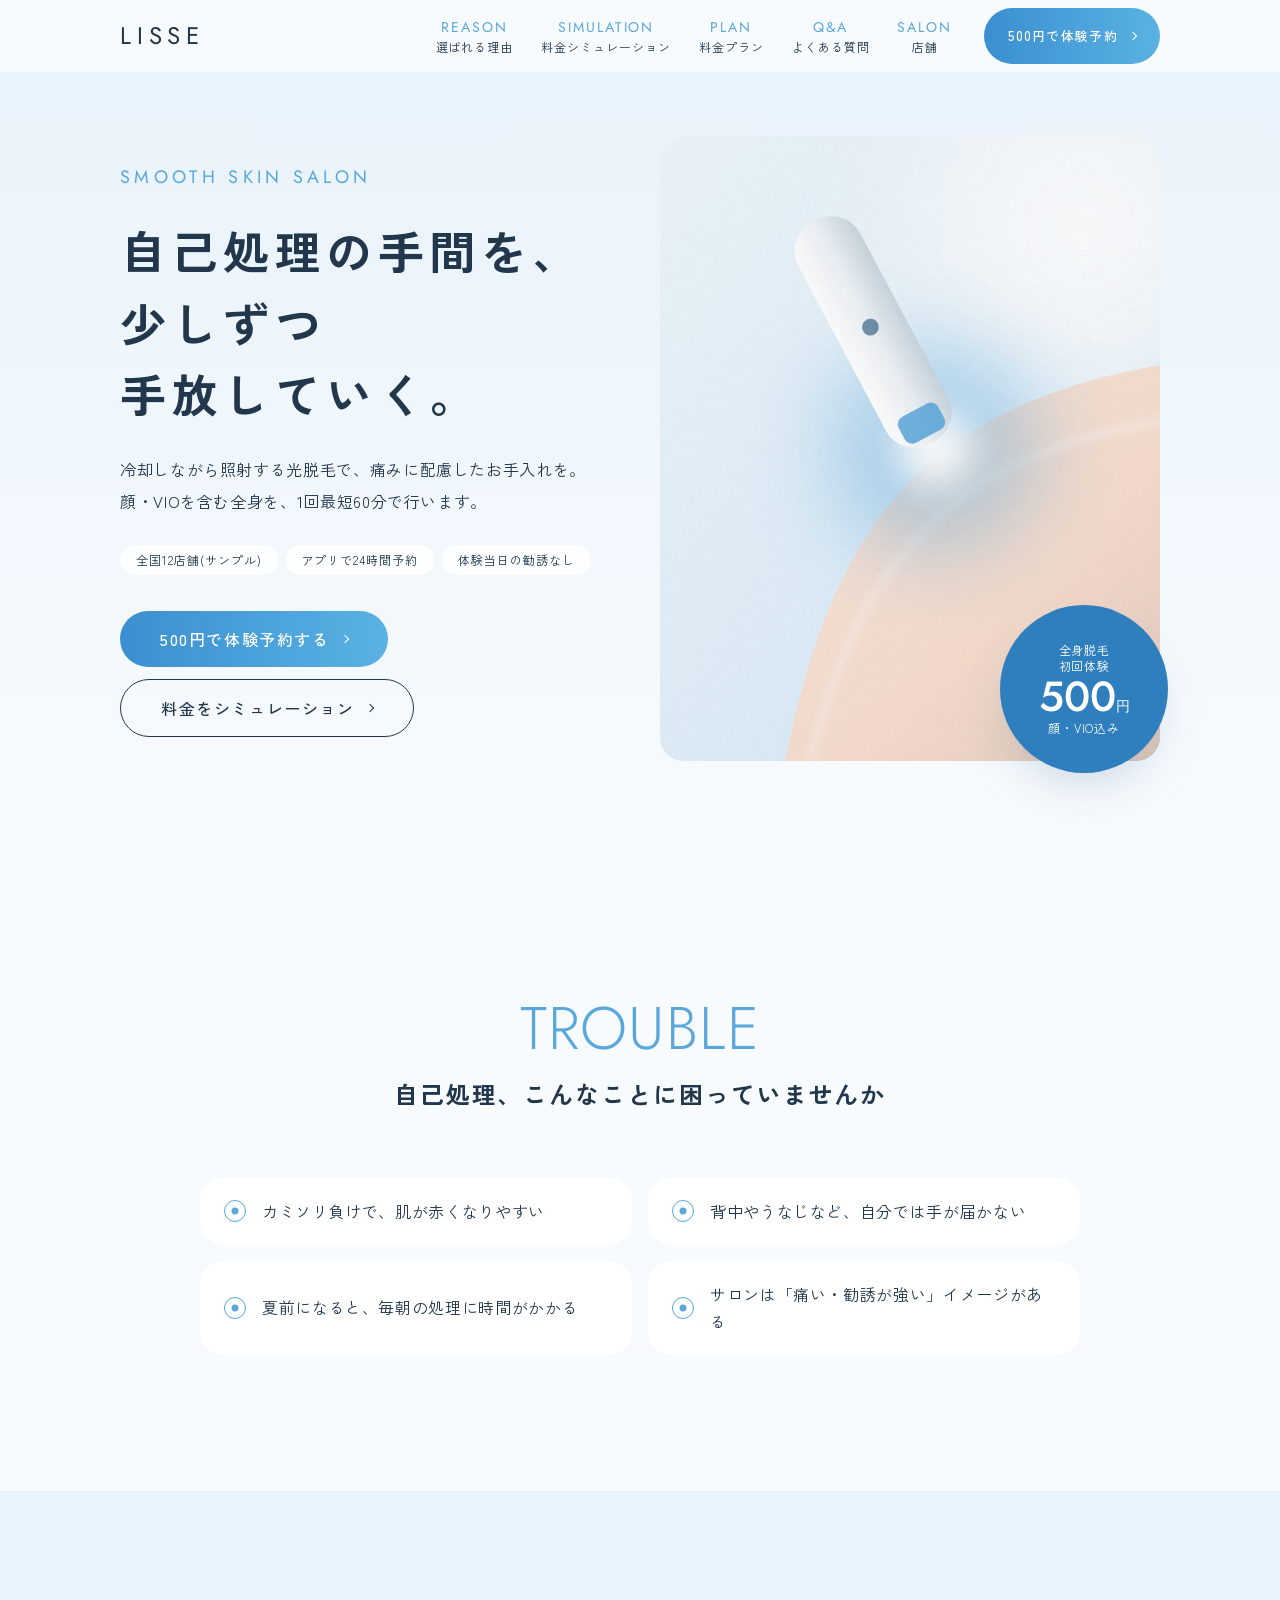
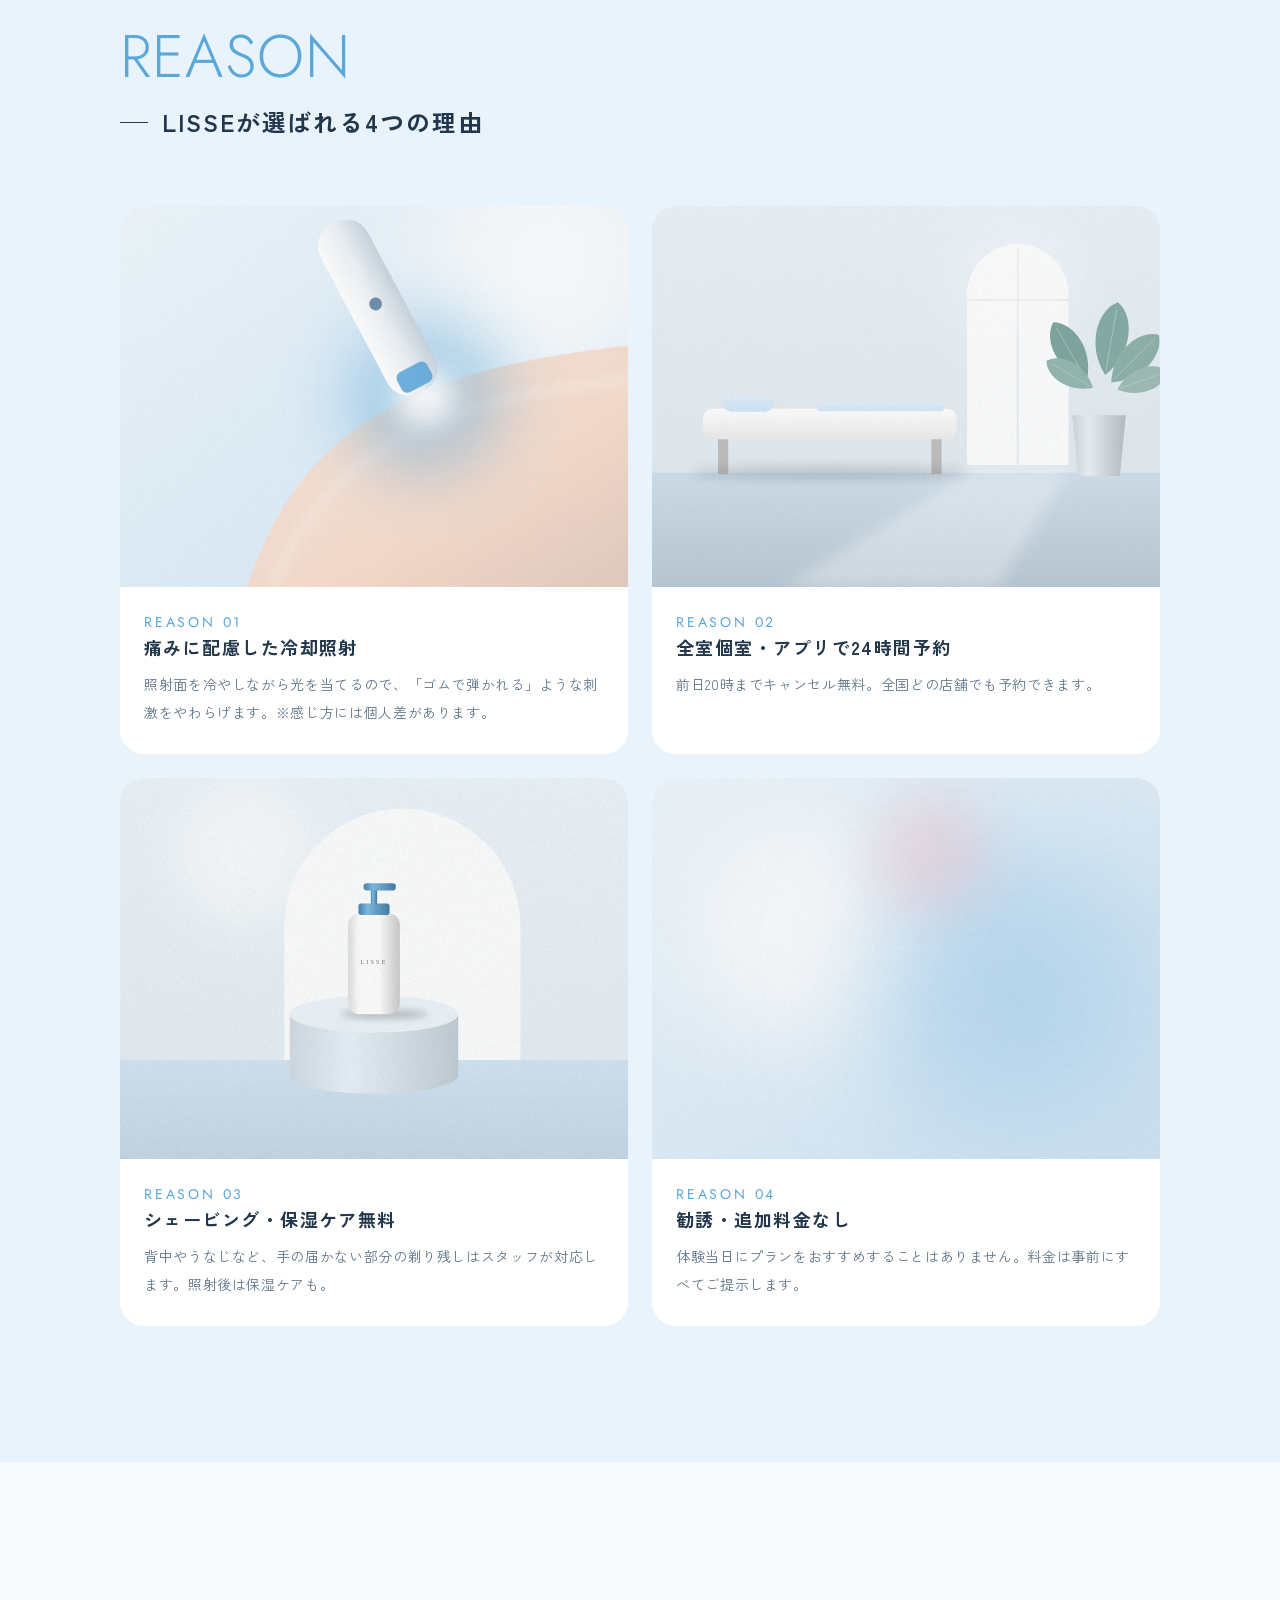
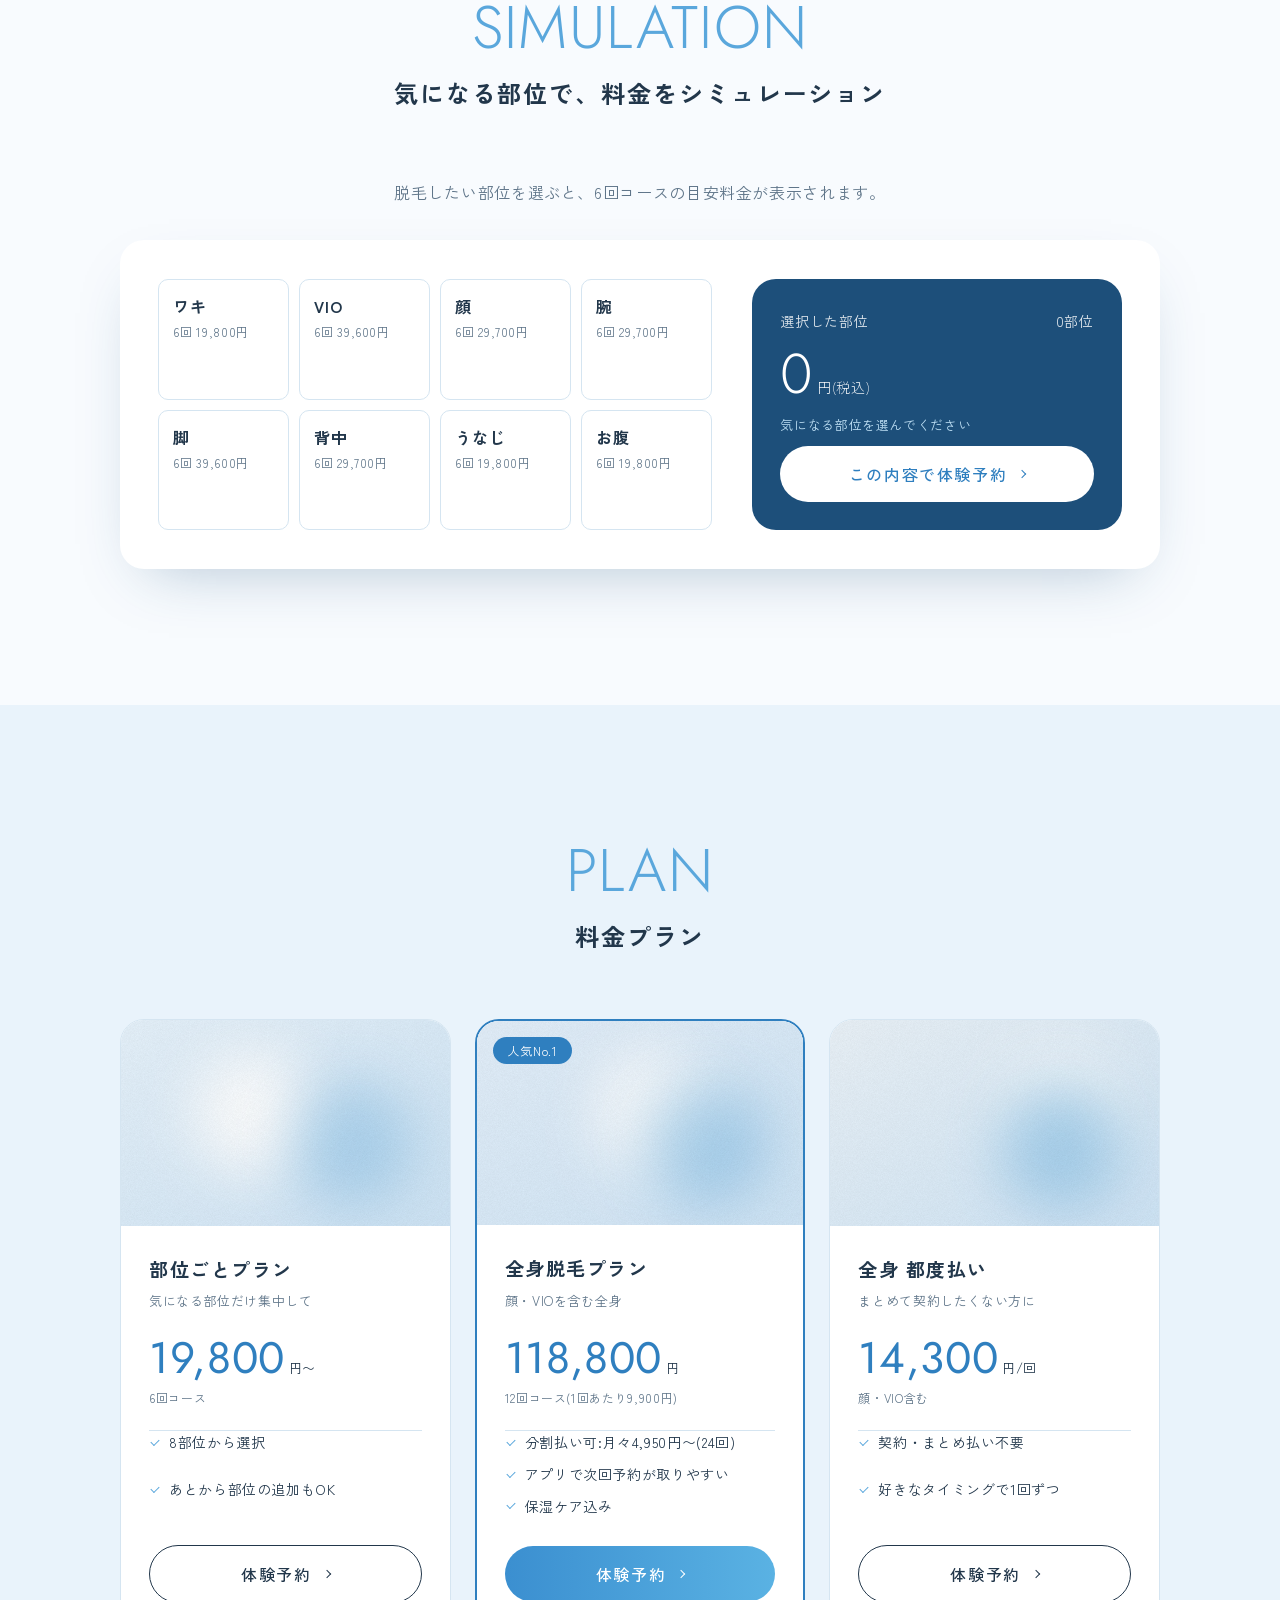
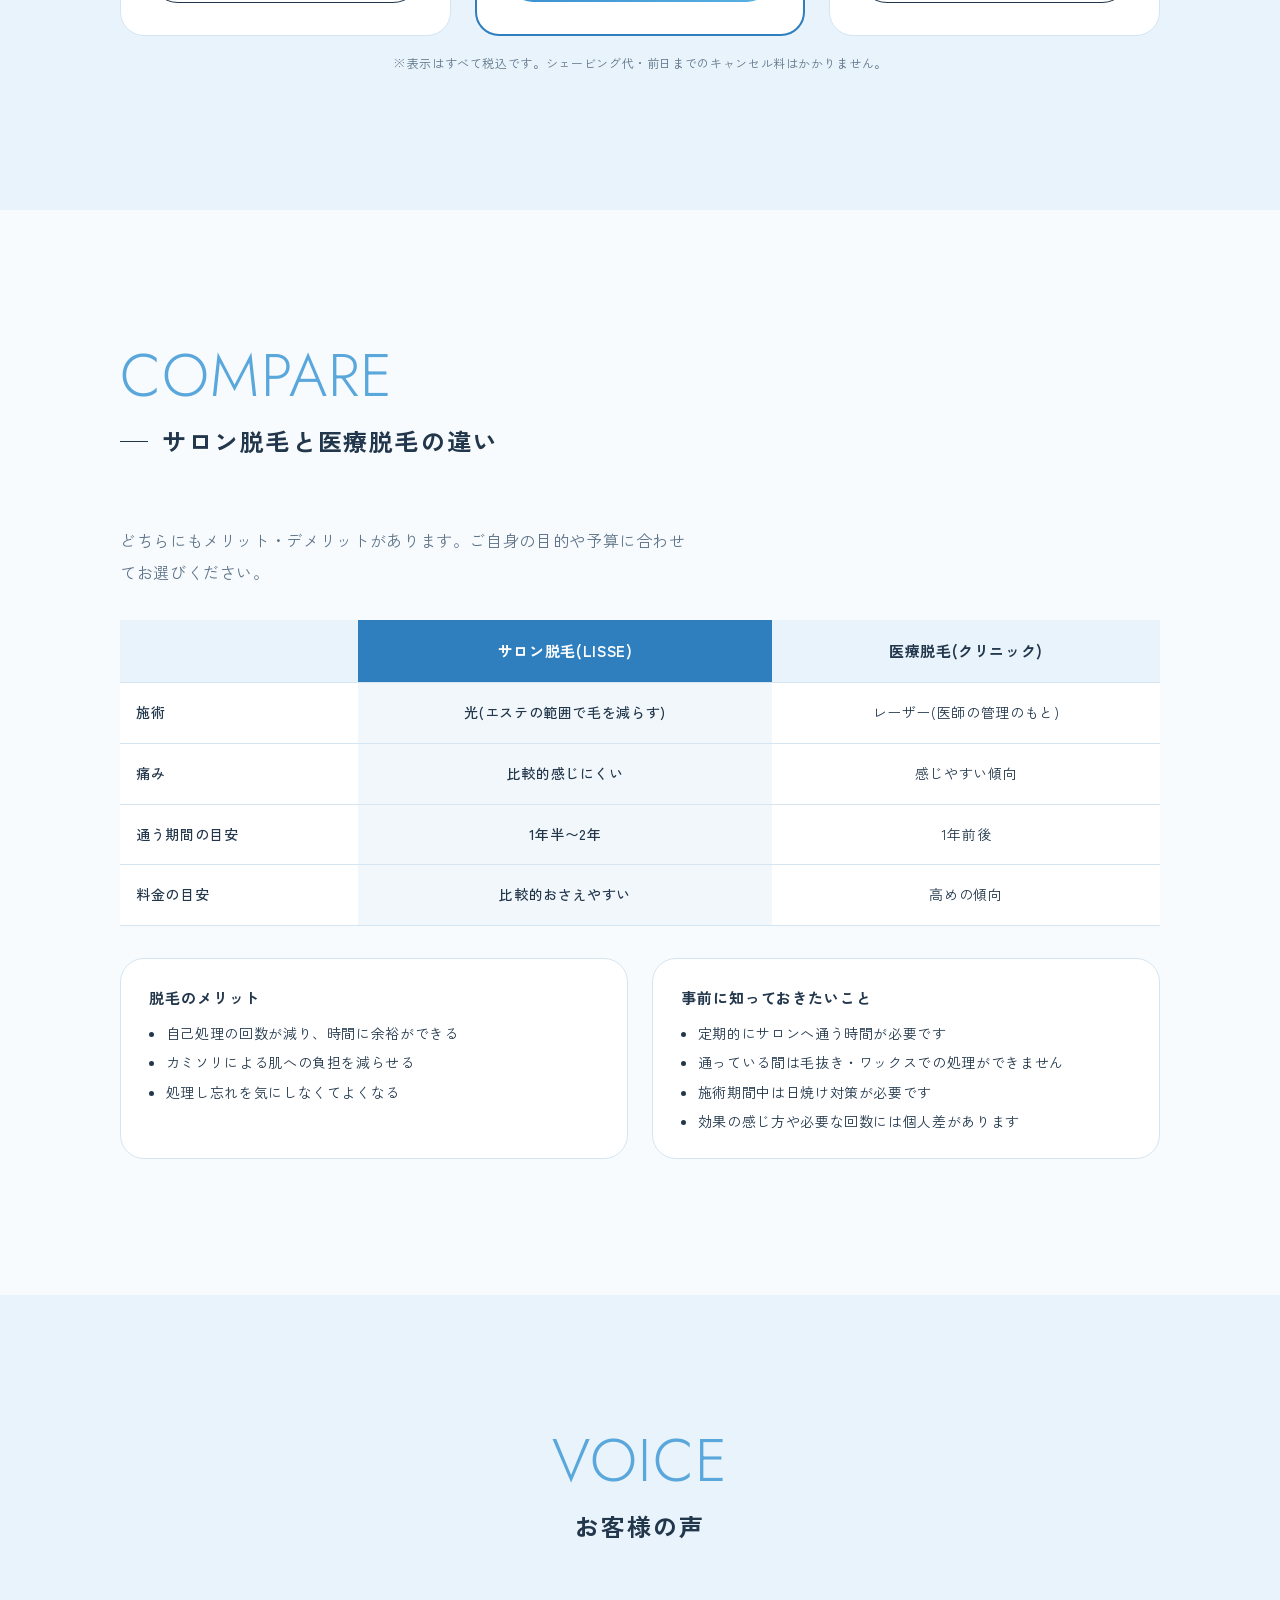
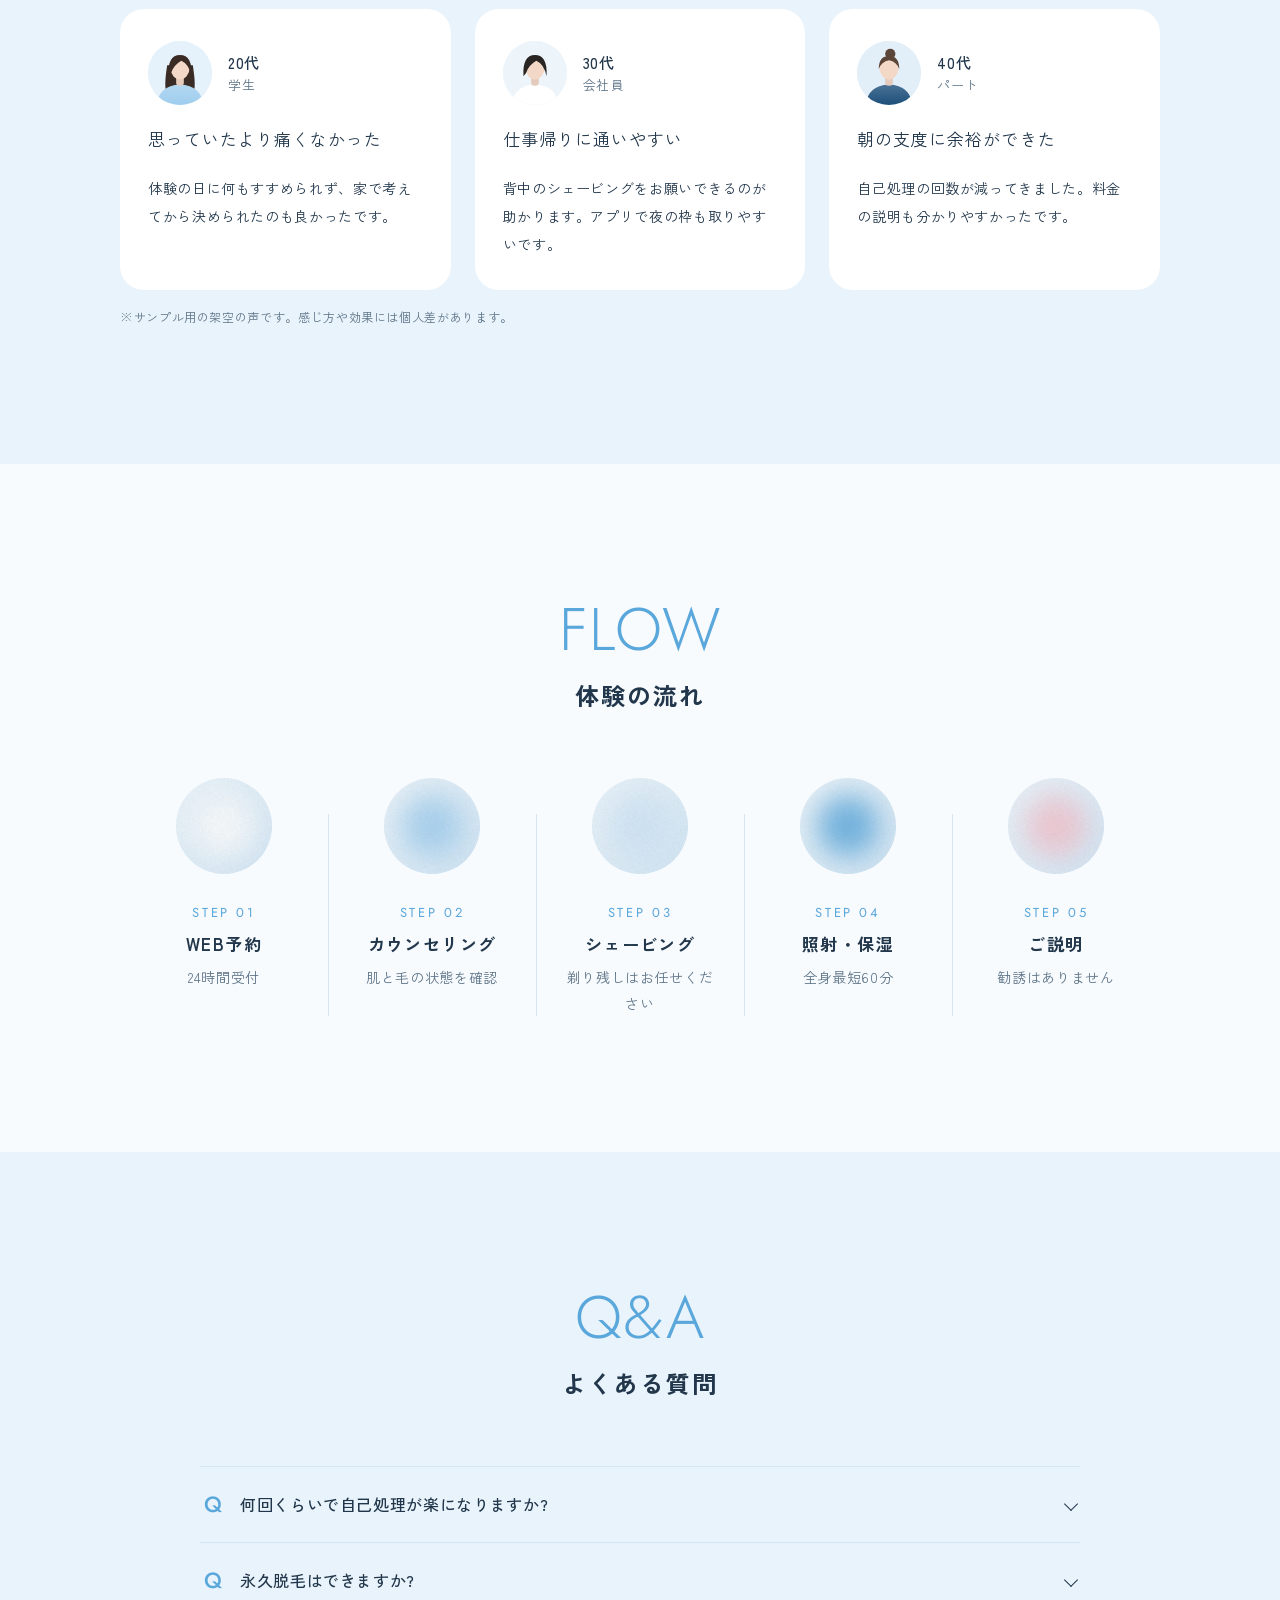
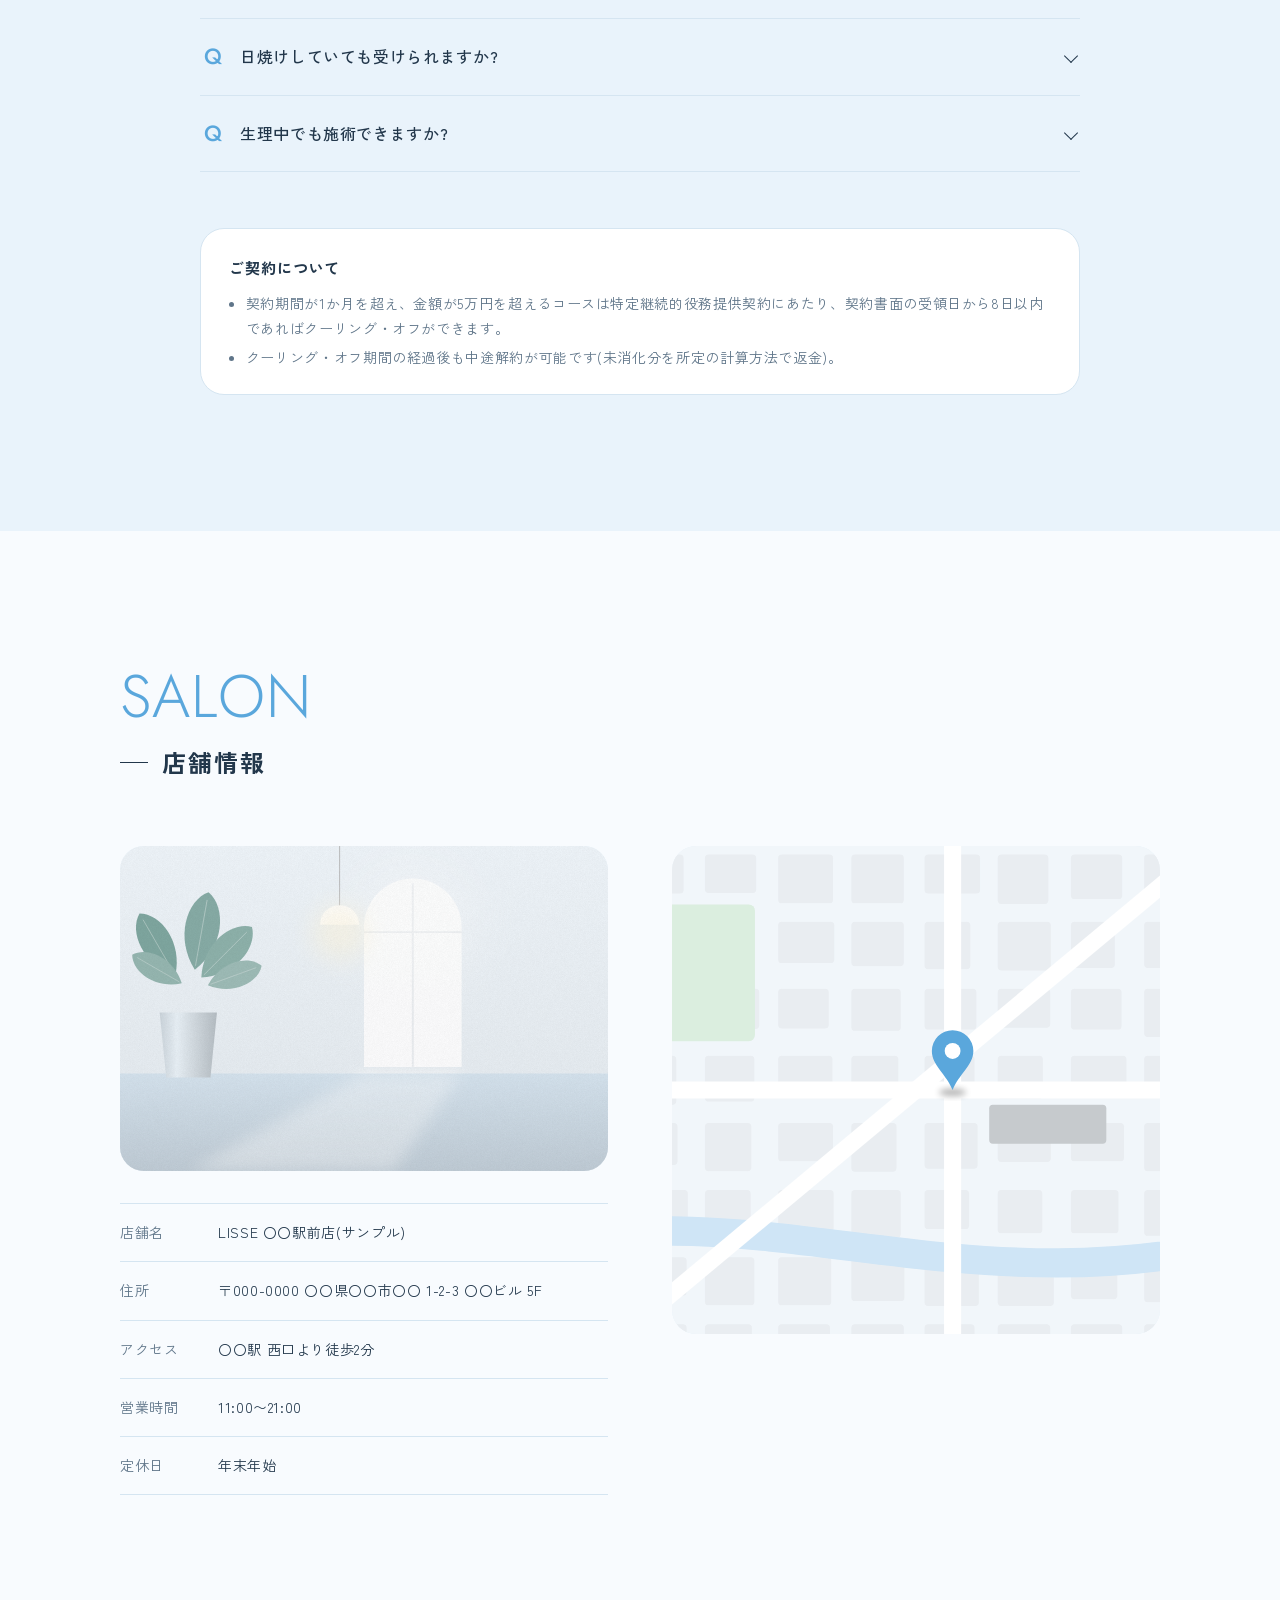
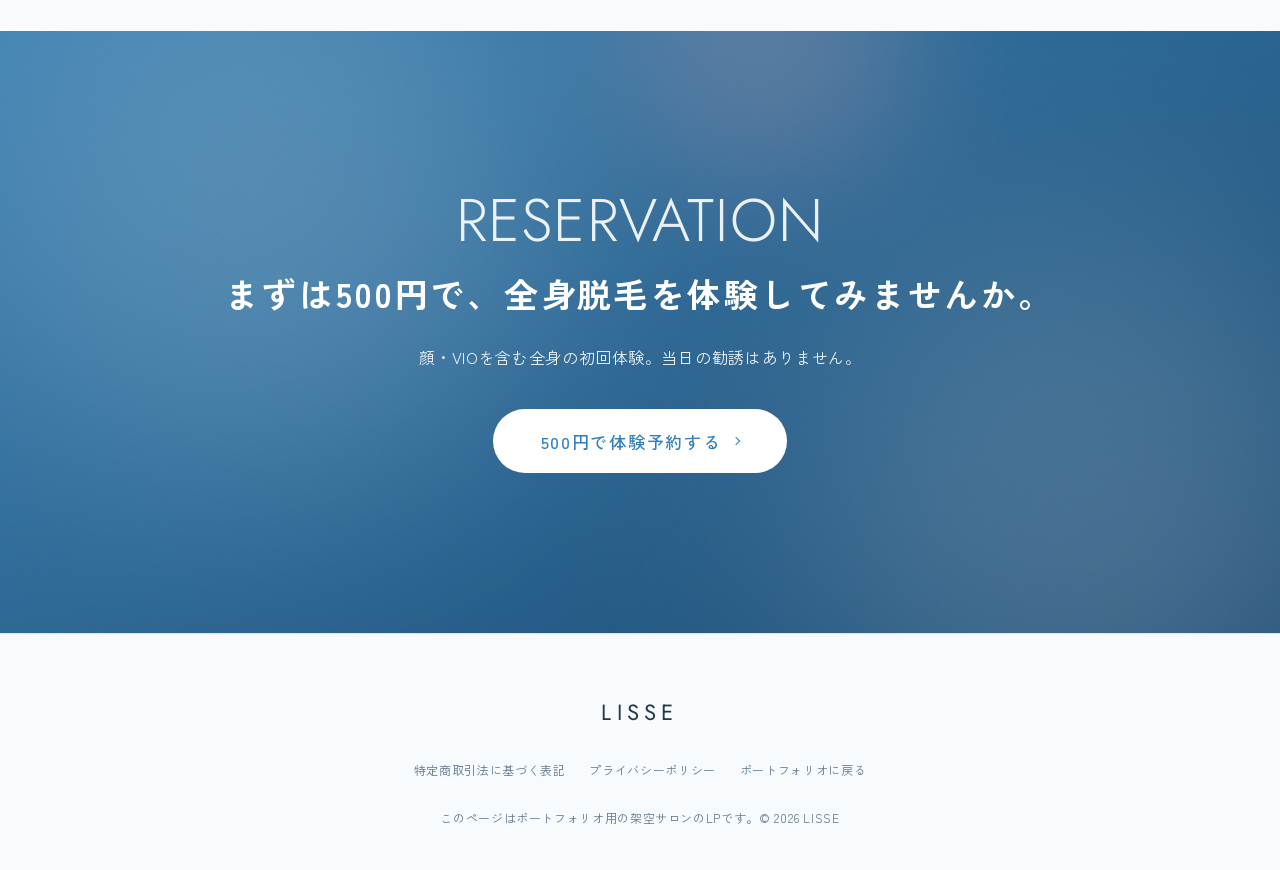
<file: lp/beauty/hair-removal/index.html>
<!DOCTYPE html>
<html lang="ja">
<head>
<!--
  =====================================================================
  LISSE(脱毛サロン)LP
  ---------------------------------------------------------------------
  ・文章の差し替え …… 各セクションの「▼ 」コメント内を書き換え
  ・画像の差し替え …… images/ フォルダ(一覧と推奨サイズは images/README.md)
  ・色 / フォント …… theme.css
  ・部位ごとの料金 …… 料金シミュレーター内の input の value(円)
  ・全身プランの料金 …… script.js の FULL_BODY_PRICE
  =====================================================================
-->
<meta charset="UTF-8">
<meta name="viewport" content="width=device-width, initial-scale=1">
<title>脱毛サロン LISSE | 全身脱毛 初回体験 500円</title>
<meta name="description" content="痛みに配慮した冷却光脱毛のサロン。顔・VIOを含む全身脱毛の初回体験は500円。部位ごとの料金シミュレーションもできます。">
<meta property="og:title" content="脱毛サロン LISSE">
<meta property="og:image" content="images/hero.svg">
<link rel="icon" href="../../../favicon.svg" type="image/svg+xml">
<link rel="preconnect" href="https://fonts.googleapis.com">
<link rel="preconnect" href="https://fonts.gstatic.com" crossorigin>
<link href="https://fonts.googleapis.com/css2?family=Jost:wght@300;400&family=Zen+Kaku+Gothic+New:wght@400;500;700&display=swap" rel="stylesheet">
<link rel="stylesheet" href="../../assets/css/lp-base.css">
<link rel="stylesheet" href="theme.css">
<script>document.documentElement.classList.add("js")</script>
</head>
<body>

<!-- ▼ ヘッダー ========================================================= -->
<header class="l-header">
  <div class="l-wrap l-header__inner">
    <a class="l-header__logo" href="#top">LISSE</a>
    <button class="l-header__toggle" type="button" aria-label="メニューを開く" aria-expanded="false" aria-controls="nav"><span></span><span></span><span></span></button>
    <nav class="l-nav" id="nav" aria-label="ページ内メニュー">
      <ul class="l-nav__list">
        <li><a href="#reason"><span>Reason</span>選ばれる理由</a></li>
        <li><a href="#sim"><span>Simulation</span>料金シミュレーション</a></li>
        <li><a href="#plan"><span>Plan</span>料金プラン</a></li>
        <li><a href="#faq"><span>Q&amp;A</span>よくある質問</a></li>
        <li><a href="#salon"><span>Salon</span>店舗</a></li>
      </ul>
      <a class="c-btn" href="#reserve">500円で体験予約</a>
    </nav>
  </div>
</header>

<main id="top">

  <!-- ▼ ヒーロー(画像: images/hero.svg)================================ -->
  <section class="p-hero p-hero--split">
    <div class="l-wrap p-hero__inner">
      <div>
        <span class="p-hero__en" data-reveal>Smooth Skin Salon</span>
        <h1 class="p-hero__title" data-reveal>自己処理の手間を、<br>少しずつ<br>手放していく。</h1>
        <p class="p-hero__text" data-reveal>冷却しながら照射する光脱毛で、痛みに配慮したお手入れを。顔・VIOを含む全身を、1回最短60分で行います。</p>
        <ul class="p-hero__points" data-reveal><li>全国12店舗(サンプル)</li><li>アプリで24時間予約</li><li>体験当日の勧誘なし</li></ul>
        <div class="c-btn-group" data-reveal>
          <a class="c-btn" href="#reserve">500円で体験予約する</a>
          <a class="c-btn c-btn--ghost" href="#sim">料金をシミュレーション</a>
        </div>
      </div>
      <div class="p-hero__media" data-reveal="fade">
        <figure class="c-media"><img src="images/hero.svg" alt="光脱毛のイメージ" width="1200" height="1500" fetchpriority="high"></figure>
        <p class="c-campaign c-campaign--br">全身脱毛<br>初回体験<b>500<small style="font-size:14px">円</small></b>顔・VIO込み</p>
      </div>
    </div>
  </section>

  <!-- ▼ お悩み ======================================================= -->
  <section class="l-sec p-worry">
    <div class="l-wrap">
      <div class="c-sec-head c-sec-head--center" data-reveal>
        <span class="c-sec-head__en">Trouble</span>
        <h2 class="c-sec-head__ja">自己処理、こんなことに困っていませんか</h2>
      </div>
      <ul class="p-worry__list" data-reveal>
        <li>カミソリ負けで、肌が赤くなりやすい</li>
        <li>背中やうなじなど、自分では手が届かない</li>
        <li>夏前になると、毎朝の処理に時間がかかる</li>
        <li>サロンは「痛い・勧誘が強い」イメージがある</li>
      </ul>
    </div>
  </section>

  <!-- ▼ 選ばれる理由(画像: images/reason-01〜04)====================== -->
  <section class="l-sec l-sec--alt" id="reason">
    <div class="l-wrap">
      <div class="c-sec-head" data-reveal>
        <span class="c-sec-head__en">Reason</span>
        <h2 class="c-sec-head__ja">LISSEが選ばれる4つの理由</h2>
      </div>
      <div class="c-grid c-grid--2" data-reveal>
        <article class="c-card"><figure class="c-media"><img src="images/reason-01.svg" alt="" width="1200" height="900" loading="lazy"></figure><div class="c-card__body"><span class="c-step">Reason 01</span><h3 class="c-card__title">痛みに配慮した冷却照射</h3><p>照射面を冷やしながら光を当てるので、「ゴムで弾かれる」ような刺激をやわらげます。※感じ方には個人差があります。</p></div></article>
        <article class="c-card"><figure class="c-media"><img src="images/reason-02.svg" alt="" width="1200" height="900" loading="lazy"></figure><div class="c-card__body"><span class="c-step">Reason 02</span><h3 class="c-card__title">全室個室・アプリで24時間予約</h3><p>前日20時までキャンセル無料。全国どの店舗でも予約できます。</p></div></article>
        <article class="c-card"><figure class="c-media"><img src="images/reason-03.svg" alt="" width="1200" height="900" loading="lazy"></figure><div class="c-card__body"><span class="c-step">Reason 03</span><h3 class="c-card__title">シェービング・保湿ケア無料</h3><p>背中やうなじなど、手の届かない部分の剃り残しはスタッフが対応します。照射後は保湿ケアも。</p></div></article>
        <article class="c-card"><figure class="c-media"><img src="images/reason-04.svg" alt="" width="1200" height="900" loading="lazy"></figure><div class="c-card__body"><span class="c-step">Reason 04</span><h3 class="c-card__title">勧誘・追加料金なし</h3><p>体験当日にプランをおすすめすることはありません。料金は事前にすべてご提示します。</p></div></article>
      </div>
    </div>
  </section>

  <!-- ▼ 料金シミュレーター(料金は各 input の value)=================== -->
  <section class="l-sec" id="sim">
    <div class="l-wrap">
      <div class="c-sec-head c-sec-head--center" data-reveal>
        <span class="c-sec-head__en">Simulation</span>
        <h2 class="c-sec-head__ja">気になる部位で、料金をシミュレーション</h2>
      </div>
      <p class="c-lead u-center" data-reveal>脱毛したい部位を選ぶと、6回コースの目安料金が表示されます。</p>
      <form class="p-sim u-mt-m" id="simForm" onsubmit="return false" data-reveal>
        <div class="p-sim__parts">
          <label><input type="checkbox" value="19800"><span><b>ワキ</b><small>6回 19,800円</small></span></label>
          <label><input type="checkbox" value="39600"><span><b>VIO</b><small>6回 39,600円</small></span></label>
          <label><input type="checkbox" value="29700"><span><b>顔</b><small>6回 29,700円</small></span></label>
          <label><input type="checkbox" value="29700"><span><b>腕</b><small>6回 29,700円</small></span></label>
          <label><input type="checkbox" value="39600"><span><b>脚</b><small>6回 39,600円</small></span></label>
          <label><input type="checkbox" value="29700"><span><b>背中</b><small>6回 29,700円</small></span></label>
          <label><input type="checkbox" value="19800"><span><b>うなじ</b><small>6回 19,800円</small></span></label>
          <label><input type="checkbox" value="19800"><span><b>お腹</b><small>6回 19,800円</small></span></label>
        </div>
        <div class="p-sim__total" aria-live="polite">
          <div class="p-sim__row"><span>選択した部位</span><span id="simCount">0部位</span></div>
          <div class="p-sim__sum"><span id="simSum">0</span><small>円(税込)</small></div>
          <p class="p-sim__hint" id="simHint"></p>
          <a class="c-btn c-btn--light" href="#reserve">この内容で体験予約</a>
        </div>
      </form>
    </div>
  </section>

  <!-- ▼ 料金プラン(画像: images/plan-01〜03)========================= -->
  <section class="l-sec l-sec--alt" id="plan">
    <div class="l-wrap">
      <div class="c-sec-head c-sec-head--center" data-reveal>
        <span class="c-sec-head__en">Plan</span>
        <h2 class="c-sec-head__ja">料金プラン</h2>
      </div>
      <div class="c-grid c-grid--3" data-reveal>
        <article class="c-price">
          <figure class="c-media"><img src="images/plan-01.svg" alt="" width="1200" height="750" loading="lazy"></figure>
          <div class="c-price__body">
            <h3 class="c-price__name">部位ごとプラン</h3>
            <p class="c-price__desc">気になる部位だけ集中して</p>
            <p class="c-price__amount">19,800<small>円〜</small></p>
            <p class="c-price__sub">6回コース</p>
            <ul class="c-price__list"><li>8部位から選択</li><li>あとから部位の追加もOK</li></ul>
            <a class="c-btn c-btn--ghost c-btn--block" href="#reserve">体験予約</a>
          </div>
        </article>
        <article class="c-price is-featured">
          <span class="c-price__flag">人気No.1</span>
          <figure class="c-media"><img src="images/plan-02.svg" alt="" width="1200" height="750" loading="lazy"></figure>
          <div class="c-price__body">
            <h3 class="c-price__name">全身脱毛プラン</h3>
            <p class="c-price__desc">顔・VIOを含む全身</p>
            <p class="c-price__amount">118,800<small>円</small></p>
            <p class="c-price__sub">12回コース(1回あたり9,900円)</p>
            <ul class="c-price__list"><li>分割払い可:月々4,950円〜(24回)</li><li>アプリで次回予約が取りやすい</li><li>保湿ケア込み</li></ul>
            <a class="c-btn c-btn--block" href="#reserve">体験予約</a>
          </div>
        </article>
        <article class="c-price">
          <figure class="c-media"><img src="images/plan-03.svg" alt="" width="1200" height="750" loading="lazy"></figure>
          <div class="c-price__body">
            <h3 class="c-price__name">全身 都度払い</h3>
            <p class="c-price__desc">まとめて契約したくない方に</p>
            <p class="c-price__amount">14,300<small>円/回</small></p>
            <p class="c-price__sub">顔・VIO含む</p>
            <ul class="c-price__list"><li>契約・まとめ払い不要</li><li>好きなタイミングで1回ずつ</li></ul>
            <a class="c-btn c-btn--ghost c-btn--block" href="#reserve">体験予約</a>
          </div>
        </article>
      </div>
      <p class="c-note u-center">※表示はすべて税込です。シェービング代・前日までのキャンセル料はかかりません。</p>
    </div>
  </section>

  <!-- ▼ サロン脱毛と医療脱毛の違い / メリット・注意点 ================= -->
  <section class="l-sec">
    <div class="l-wrap">
      <div class="c-sec-head" data-reveal>
        <span class="c-sec-head__en">Compare</span>
        <h2 class="c-sec-head__ja">サロン脱毛と医療脱毛の違い</h2>
      </div>
      <p class="c-lead" data-reveal>どちらにもメリット・デメリットがあります。ご自身の目的や予算に合わせてお選びください。</p>
      <div class="c-table-wrap u-mt-m" data-reveal>
        <table class="c-table">
          <caption class="u-sr">サロン脱毛と医療脱毛の比較</caption>
          <thead><tr><th scope="col"></th><th scope="col" class="is-featured">サロン脱毛(LISSE)</th><th scope="col">医療脱毛(クリニック)</th></tr></thead>
          <tbody>
            <tr><th scope="row">施術</th><td class="is-featured">光(エステの範囲で毛を減らす)</td><td>レーザー(医師の管理のもと)</td></tr>
            <tr><th scope="row">痛み</th><td class="is-featured">比較的感じにくい</td><td>感じやすい傾向</td></tr>
            <tr><th scope="row">通う期間の目安</th><td class="is-featured">1年半〜2年</td><td>1年前後</td></tr>
            <tr><th scope="row">料金の目安</th><td class="is-featured">比較的おさえやすい</td><td>高めの傾向</td></tr>
          </tbody>
        </table>
      </div>
      <div class="p-merit u-mt-m" data-reveal>
        <div class="c-box"><p class="c-box__title">脱毛のメリット</p><ul><li>自己処理の回数が減り、時間に余裕ができる</li><li>カミソリによる肌への負担を減らせる</li><li>処理し忘れを気にしなくてよくなる</li></ul></div>
        <div class="c-box"><p class="c-box__title">事前に知っておきたいこと</p><ul><li>定期的にサロンへ通う時間が必要です</li><li>通っている間は毛抜き・ワックスでの処理ができません</li><li>施術期間中は日焼け対策が必要です</li><li>効果の感じ方や必要な回数には個人差があります</li></ul></div>
      </div>
    </div>
  </section>

  <!-- ▼ お客様の声(画像: images/voice-01〜03)========================= -->
  <section class="l-sec l-sec--alt" id="voice">
    <div class="l-wrap">
      <div class="c-sec-head c-sec-head--center" data-reveal>
        <span class="c-sec-head__en">Voice</span>
        <h2 class="c-sec-head__ja">お客様の声</h2>
      </div>
      <div class="c-grid c-grid--3" data-reveal>
        <article class="c-voice"><div class="c-voice__head"><figure class="c-media c-media--circle"><img src="images/voice-01.svg" alt="" width="400" height="400" loading="lazy"></figure><p class="c-voice__who"><b>20代</b>学生</p></div><p class="c-voice__title">思っていたより痛くなかった</p><blockquote>体験の日に何もすすめられず、家で考えてから決められたのも良かったです。</blockquote></article>
        <article class="c-voice"><div class="c-voice__head"><figure class="c-media c-media--circle"><img src="images/voice-02.svg" alt="" width="400" height="400" loading="lazy"></figure><p class="c-voice__who"><b>30代</b>会社員</p></div><p class="c-voice__title">仕事帰りに通いやすい</p><blockquote>背中のシェービングをお願いできるのが助かります。アプリで夜の枠も取りやすいです。</blockquote></article>
        <article class="c-voice"><div class="c-voice__head"><figure class="c-media c-media--circle"><img src="images/voice-03.svg" alt="" width="400" height="400" loading="lazy"></figure><p class="c-voice__who"><b>40代</b>パート</p></div><p class="c-voice__title">朝の支度に余裕ができた</p><blockquote>自己処理の回数が減ってきました。料金の説明も分かりやすかったです。</blockquote></article>
      </div>
      <p class="c-note">※サンプル用の架空の声です。感じ方や効果には個人差があります。</p>
    </div>
  </section>

  <!-- ▼ 体験の流れ(画像: images/flow-01〜05)========================= -->
  <section class="l-sec p-flow">
    <div class="l-wrap">
      <div class="c-sec-head c-sec-head--center" data-reveal>
        <span class="c-sec-head__en">Flow</span>
        <h2 class="c-sec-head__ja">体験の流れ</h2>
      </div>
      <ol class="p-flow__list" style="--cols:5" data-reveal>
        <li><figure class="c-media"><img src="images/flow-01.svg" alt="" width="400" height="400" loading="lazy"></figure><span class="p-flow__step">Step</span><h3 class="p-flow__title">WEB予約</h3><p>24時間受付</p></li>
        <li><figure class="c-media"><img src="images/flow-02.svg" alt="" width="400" height="400" loading="lazy"></figure><span class="p-flow__step">Step</span><h3 class="p-flow__title">カウンセリング</h3><p>肌と毛の状態を確認</p></li>
        <li><figure class="c-media"><img src="images/flow-03.svg" alt="" width="400" height="400" loading="lazy"></figure><span class="p-flow__step">Step</span><h3 class="p-flow__title">シェービング</h3><p>剃り残しはお任せください</p></li>
        <li><figure class="c-media"><img src="images/flow-04.svg" alt="" width="400" height="400" loading="lazy"></figure><span class="p-flow__step">Step</span><h3 class="p-flow__title">照射・保湿</h3><p>全身最短60分</p></li>
        <li><figure class="c-media"><img src="images/flow-05.svg" alt="" width="400" height="400" loading="lazy"></figure><span class="p-flow__step">Step</span><h3 class="p-flow__title">ご説明</h3><p>勧誘はありません</p></li>
      </ol>
    </div>
  </section>

  <!-- ▼ よくある質問 ================================================= -->
  <section class="l-sec l-sec--alt p-faq" id="faq">
    <div class="l-wrap">
      <div class="c-sec-head c-sec-head--center" data-reveal>
        <span class="c-sec-head__en">Q&amp;A</span>
        <h2 class="c-sec-head__ja">よくある質問</h2>
      </div>
      <div class="p-faq__list" data-reveal>
        <details class="p-faq__item"><summary>何回くらいで自己処理が楽になりますか?</summary><p class="p-faq__a">毛質や部位によって異なります。目安として6〜12回ほどで「自己処理の回数が減った」と感じる方が多いですが、個人差があります。カウンセリングでお伝えします。</p></details>
        <details class="p-faq__item"><summary>永久脱毛はできますか?</summary><p class="p-faq__a">当サロンの光脱毛はエステの範囲で毛の量を減らしていく施術で、永久脱毛ではありません。永久脱毛をご希望の場合は医療機関にご相談ください。</p></details>
        <details class="p-faq__item"><summary>日焼けしていても受けられますか?</summary><p class="p-faq__a">強い日焼けがある場合は、肌への負担を考えてお断りすることがあります。施術期間中は日焼け対策をお願いしています。</p></details>
        <details class="p-faq__item"><summary>生理中でも施術できますか?</summary><p class="p-faq__a">VIO以外の部位は施術可能です。体調がすぐれない場合は、前日20時までなら無料で日程を変更できます。</p></details>
      </div>
      <div class="c-box u-mt-l" data-reveal style="max-width:880px;margin-left:auto;margin-right:auto">
        <p class="c-box__title">ご契約について</p>
        <ul>
          <li>契約期間が1か月を超え、金額が5万円を超えるコースは特定継続的役務提供契約にあたり、契約書面の受領日から8日以内であればクーリング・オフができます。</li>
          <li>クーリング・オフ期間の経過後も中途解約が可能です(未消化分を所定の計算方法で返金)。</li>
        </ul>
      </div>
    </div>
  </section>

  <!-- ▼ 店舗情報(画像: images/shop.svg / map.svg)==================== -->
  <section class="l-sec p-info" id="salon">
    <div class="l-wrap">
      <div class="c-sec-head" data-reveal>
        <span class="c-sec-head__en">Salon</span>
        <h2 class="c-sec-head__ja">店舗情報</h2>
      </div>
      <div class="p-info__inner" data-reveal>
        <div>
          <figure class="c-media" style="--ratio:3/2"><img src="images/shop.svg" alt="" width="1200" height="800" loading="lazy"></figure>
          <dl class="c-dl u-mt-m">
            <dt>店舗名</dt><dd>LISSE 〇〇駅前店(サンプル)</dd>
            <dt>住所</dt><dd>〒000-0000 〇〇県〇〇市〇〇 1-2-3 〇〇ビル 5F</dd>
            <dt>アクセス</dt><dd>〇〇駅 西口より徒歩2分</dd>
            <dt>営業時間</dt><dd>11:00〜21:00</dd>
            <dt>定休日</dt><dd>年末年始</dd>
          </dl>
        </div>
        <!-- Googleマップを使う場合は figure を <iframe> に置き換え -->
        <figure class="c-media" style="--ratio:1"><img src="images/map.svg" alt="店舗周辺の地図" width="1200" height="800" loading="lazy"></figure>
      </div>
    </div>
  </section>

  <!-- ▼ 最後のCTA(画像: images/cta.svg)============================= -->
  <section class="p-cta" id="reserve">
    <div class="p-cta__bg"><img src="images/cta.svg" alt="" width="1600" height="900" loading="lazy"></div>
    <div class="l-wrap p-cta__inner" data-reveal>
      <span class="c-sec-head__en">Reservation</span>
      <h2 class="p-cta__title">まずは500円で、<br class="u-sp">全身脱毛を体験してみませんか。</h2>
      <p>顔・VIOを含む全身の初回体験。当日の勧誘はありません。</p>
      <div class="c-btn-group c-btn-group--center">
        <a class="c-btn c-btn--light c-btn--lg" href="#reserve">500円で体験予約する</a>
      </div>
    </div>
  </section>
</main>

<!-- ▼ フッター ======================================================= -->
<footer class="l-footer">
  <div class="l-wrap l-footer__inner">
    <a class="l-footer__logo" href="#top">LISSE</a>
    <ul class="l-footer__links">
      <li><a href="#top">特定商取引法に基づく表記</a></li>
      <li><a href="#top">プライバシーポリシー</a></li>
      <li><a href="../../../">ポートフォリオに戻る</a></li>
    </ul>
    <p>このページはポートフォリオ用の架空サロンのLPです。© <span data-year></span> LISSE</p>
  </div>
</footer>

<div class="c-sticky"><a class="c-btn" href="#reserve">全身脱毛 体験500円で予約</a></div>

<script src="../../assets/js/lp-base.js" defer></script>
<script src="script.js" defer></script>
</body>
</html>
</file>
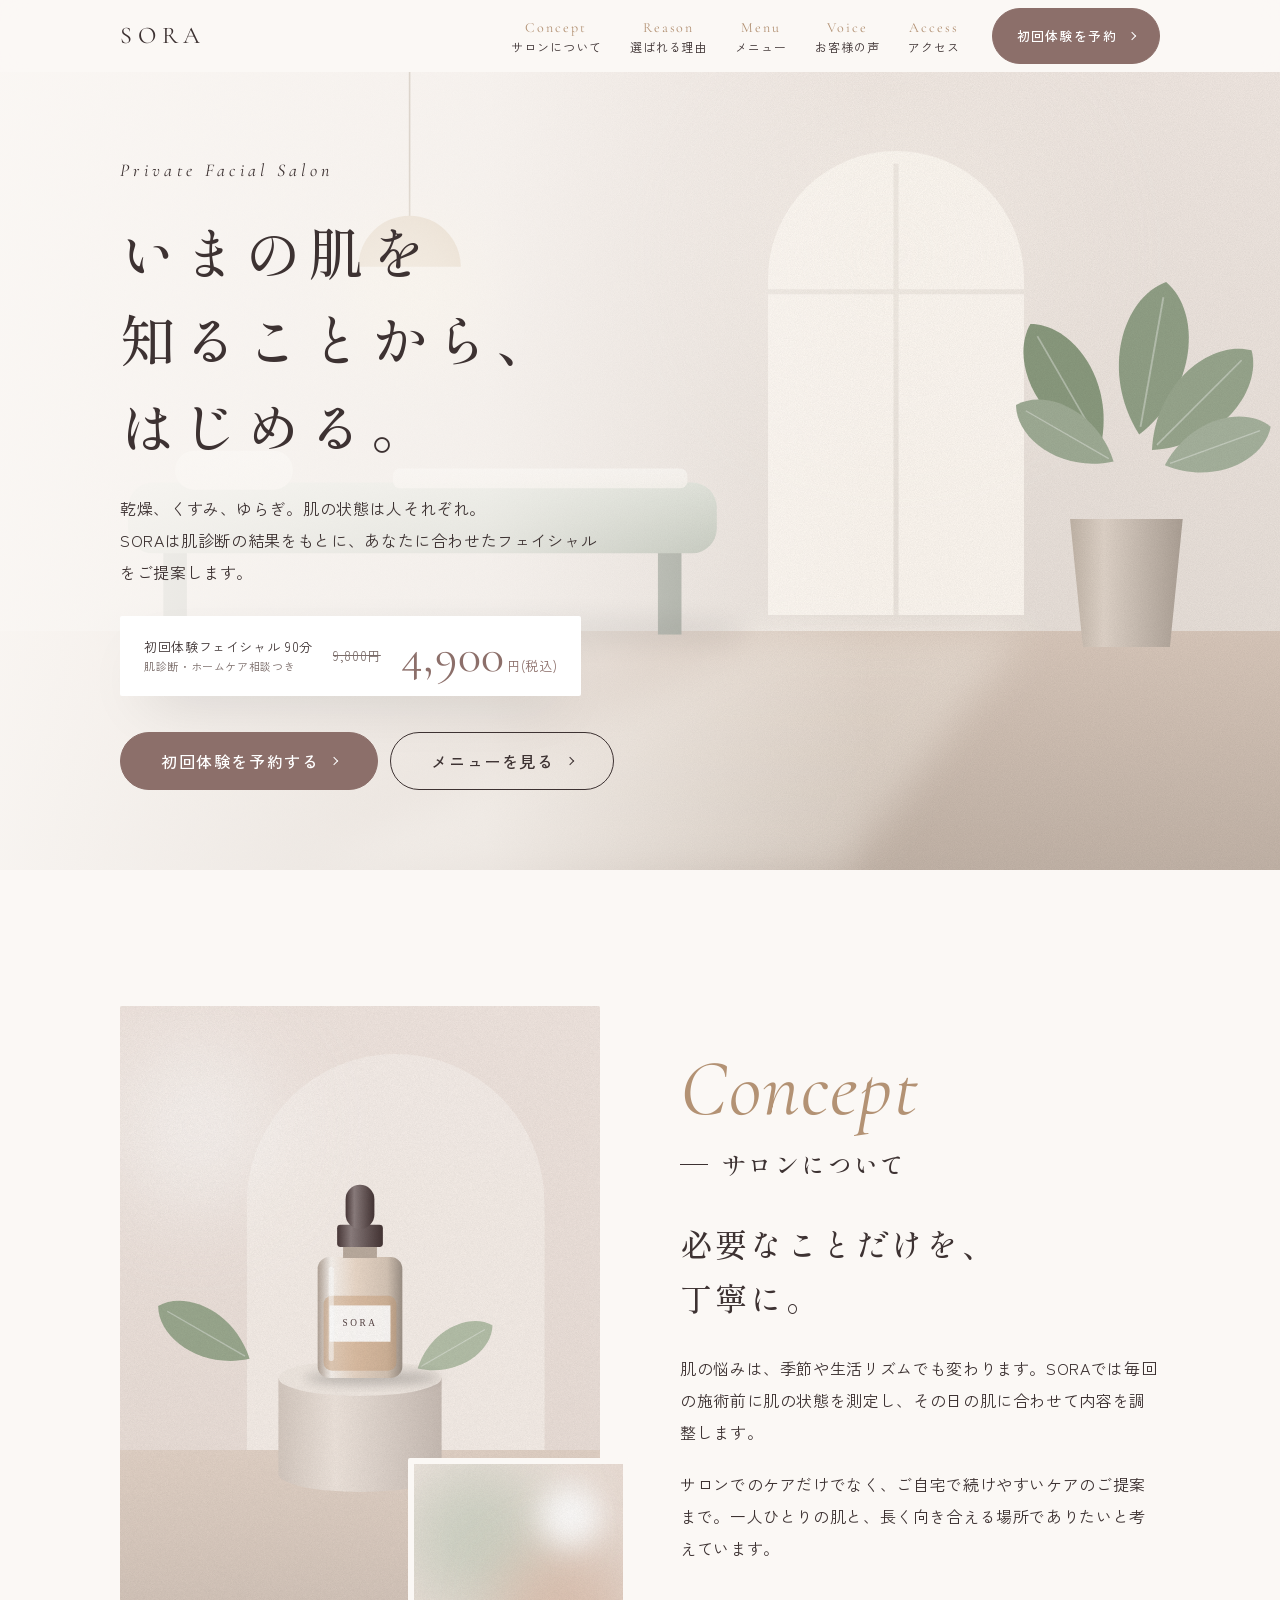
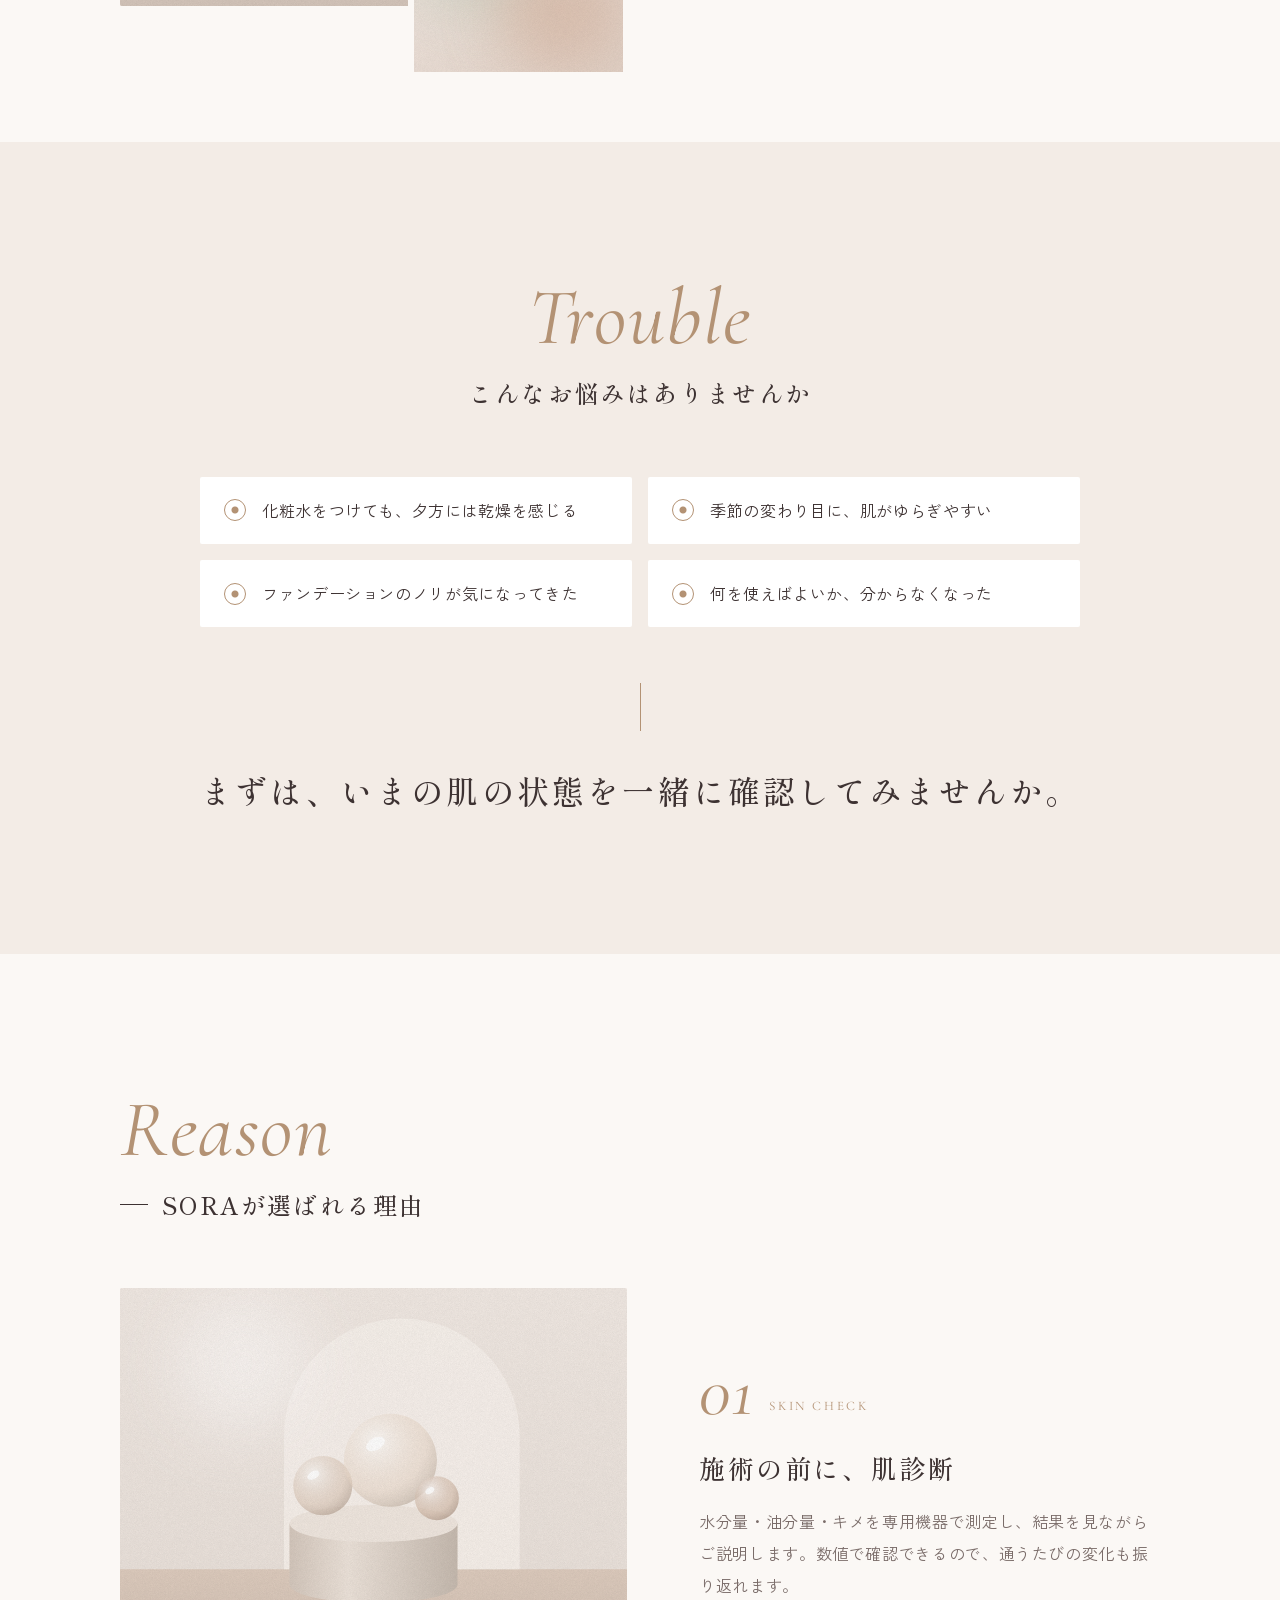
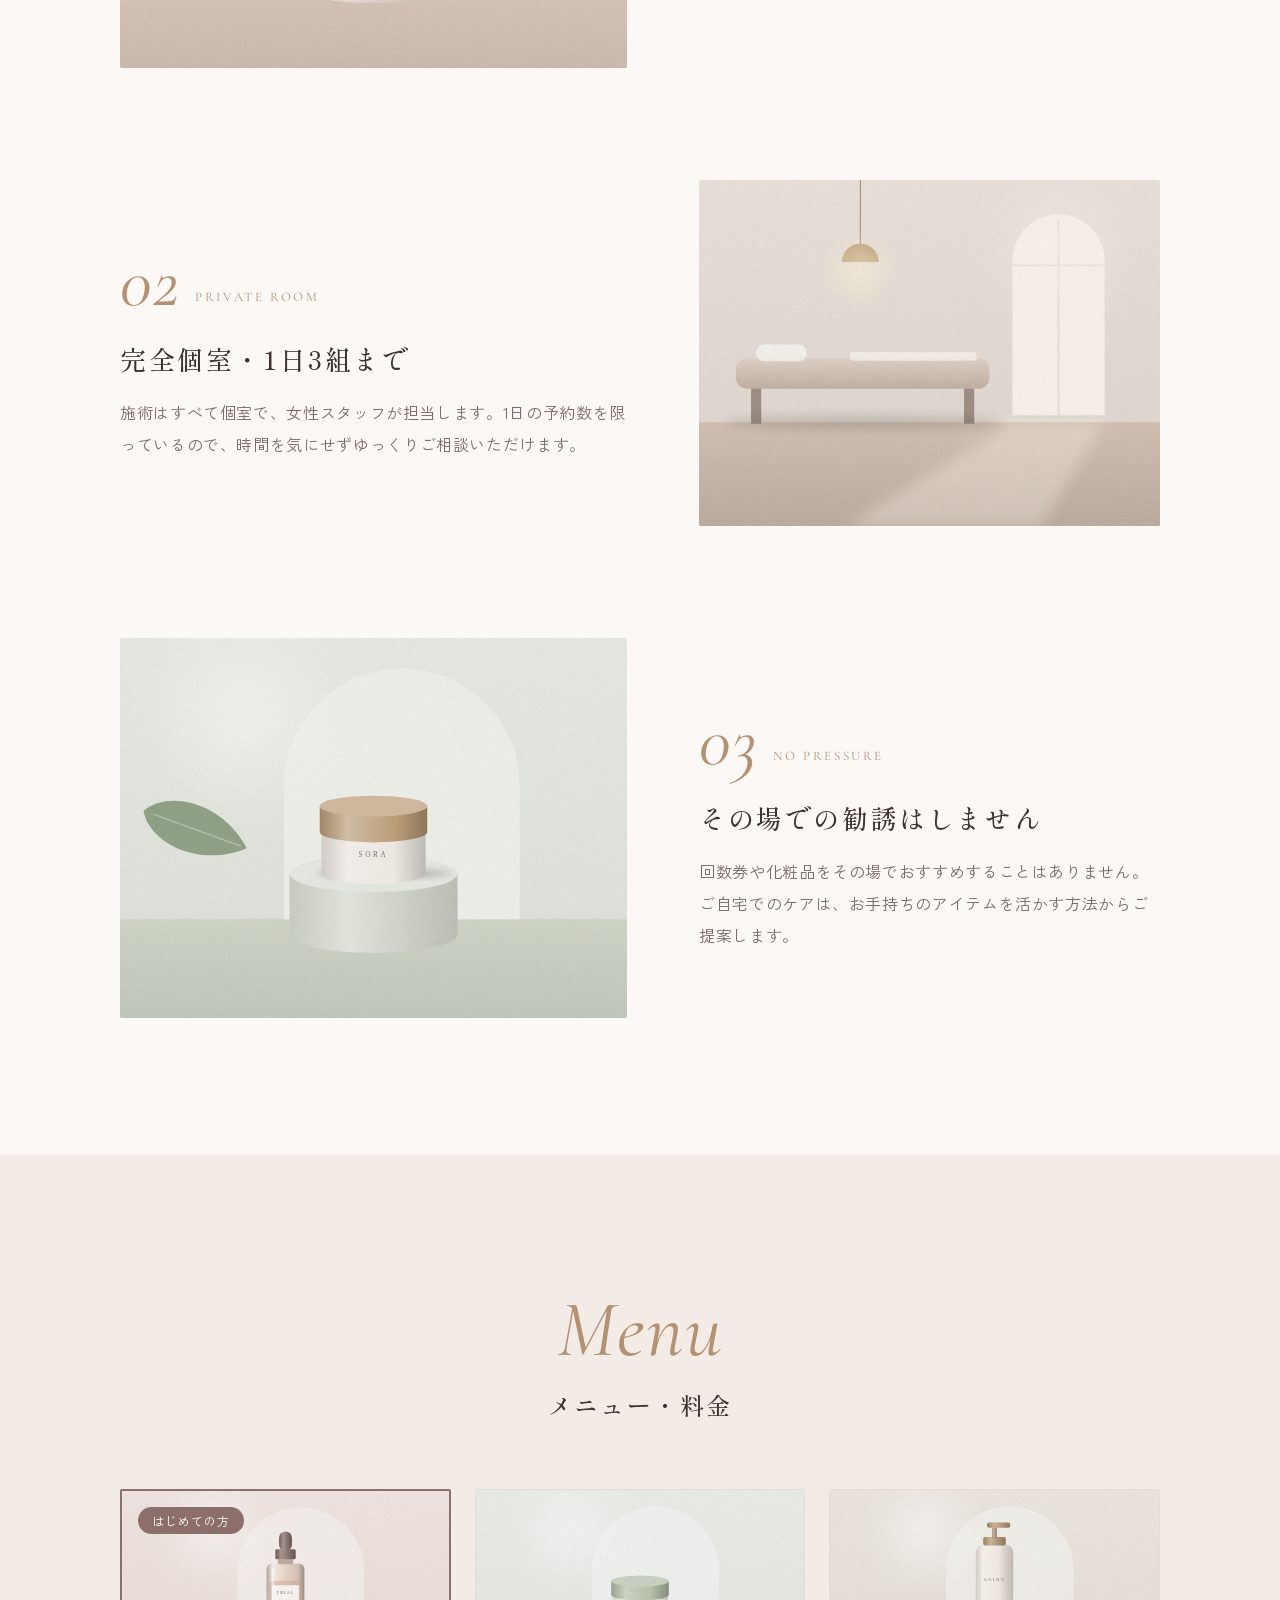
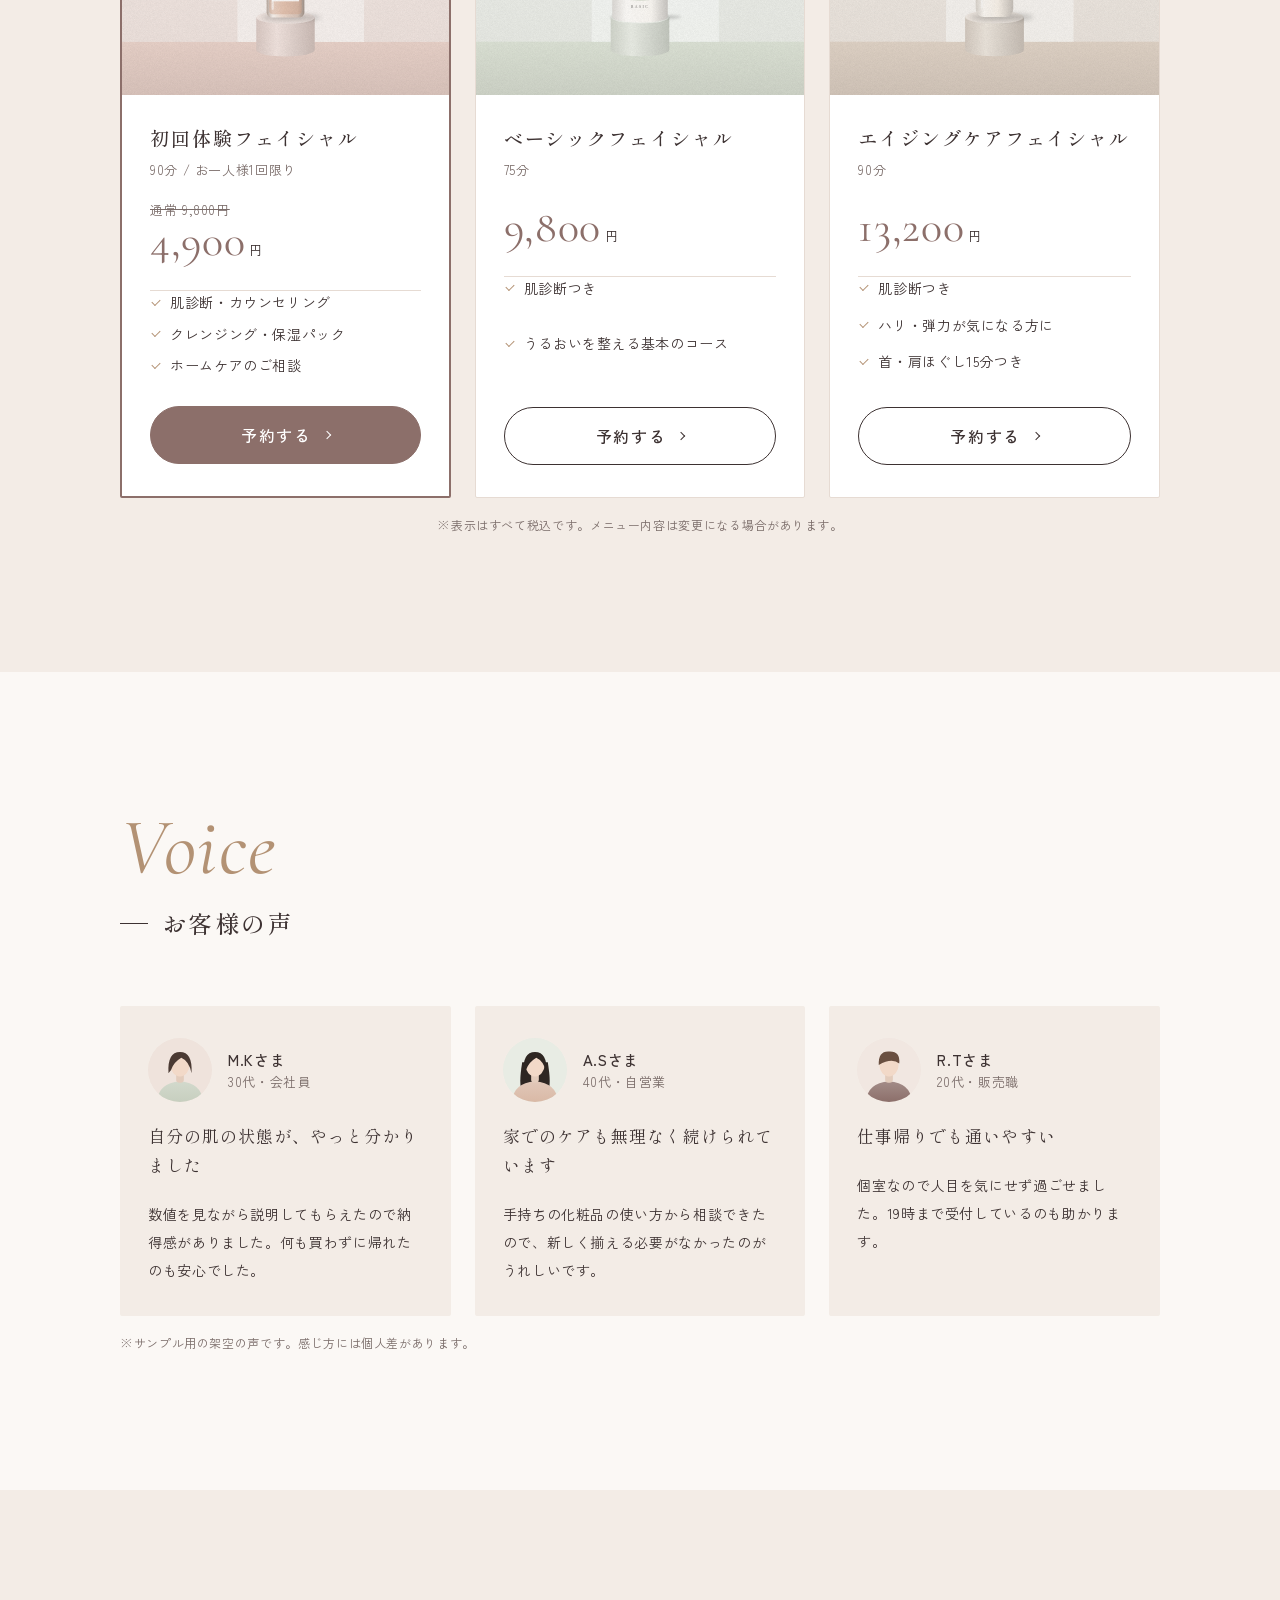
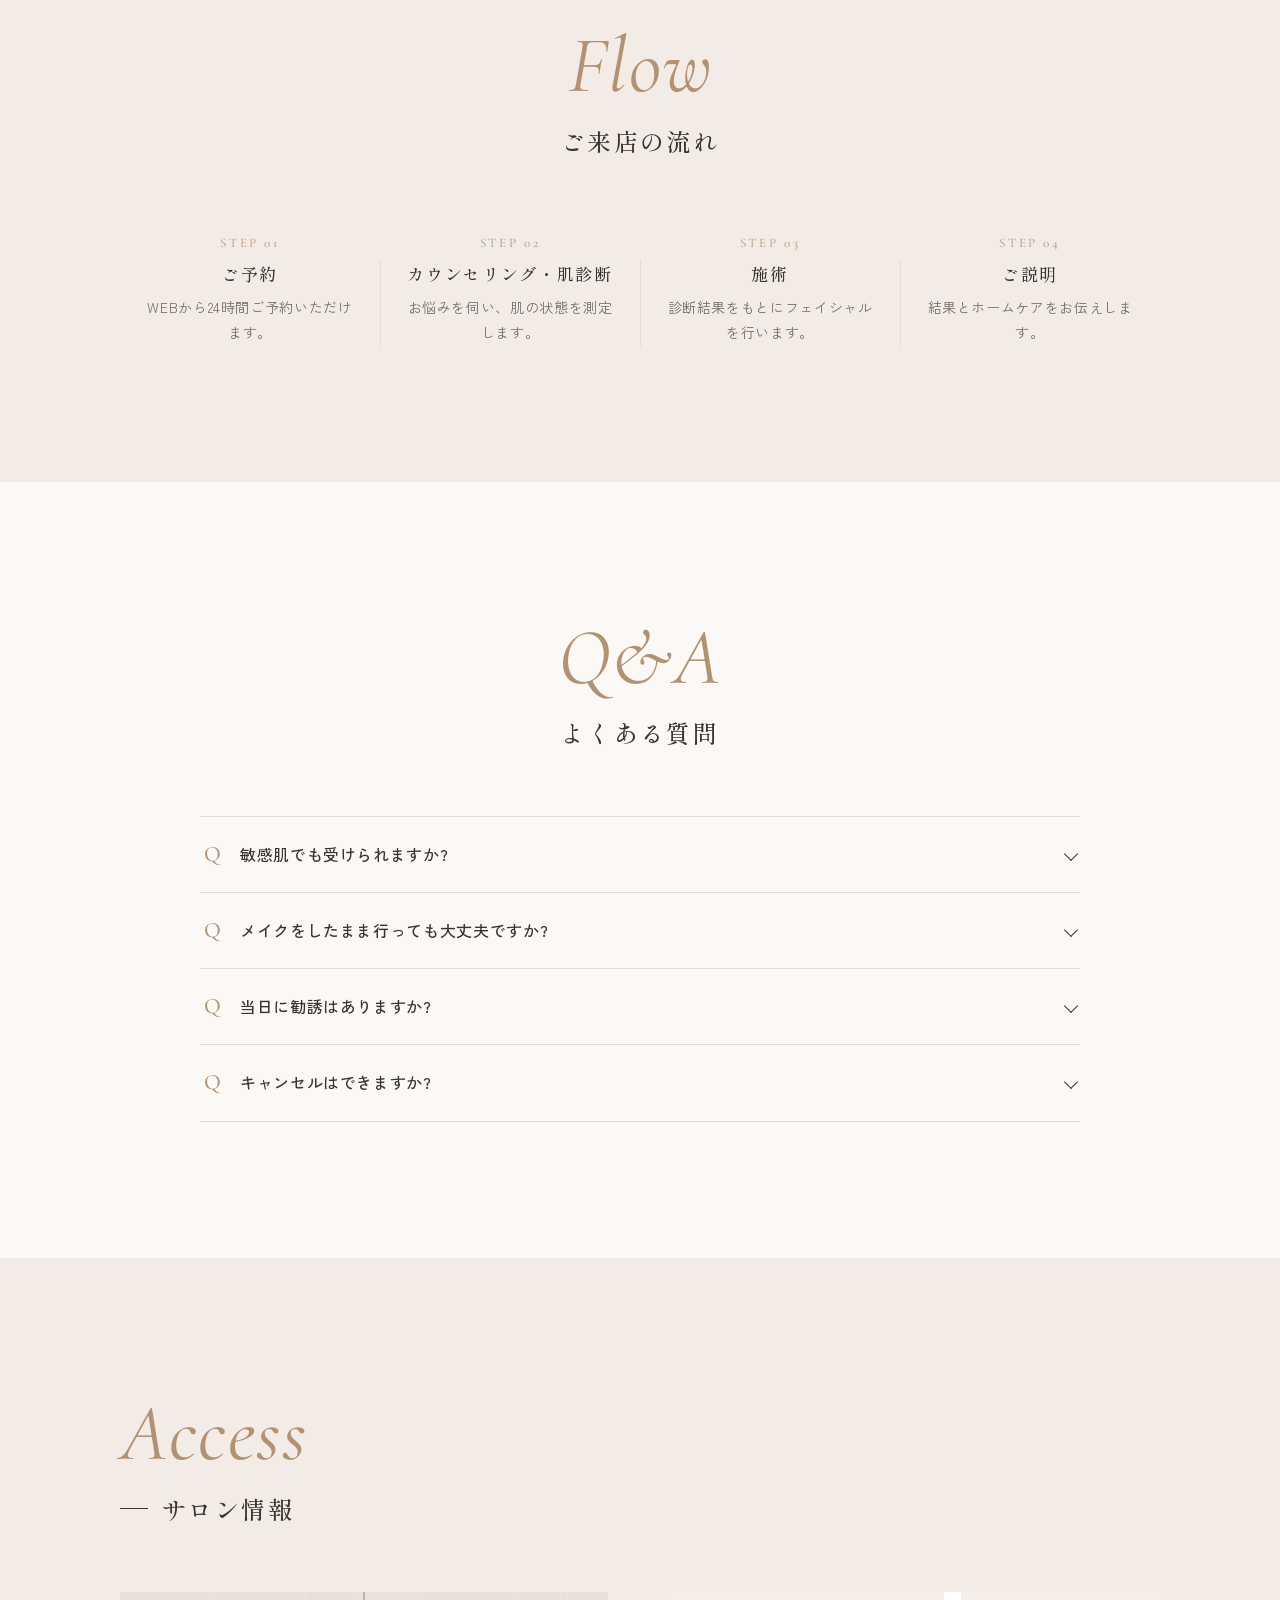
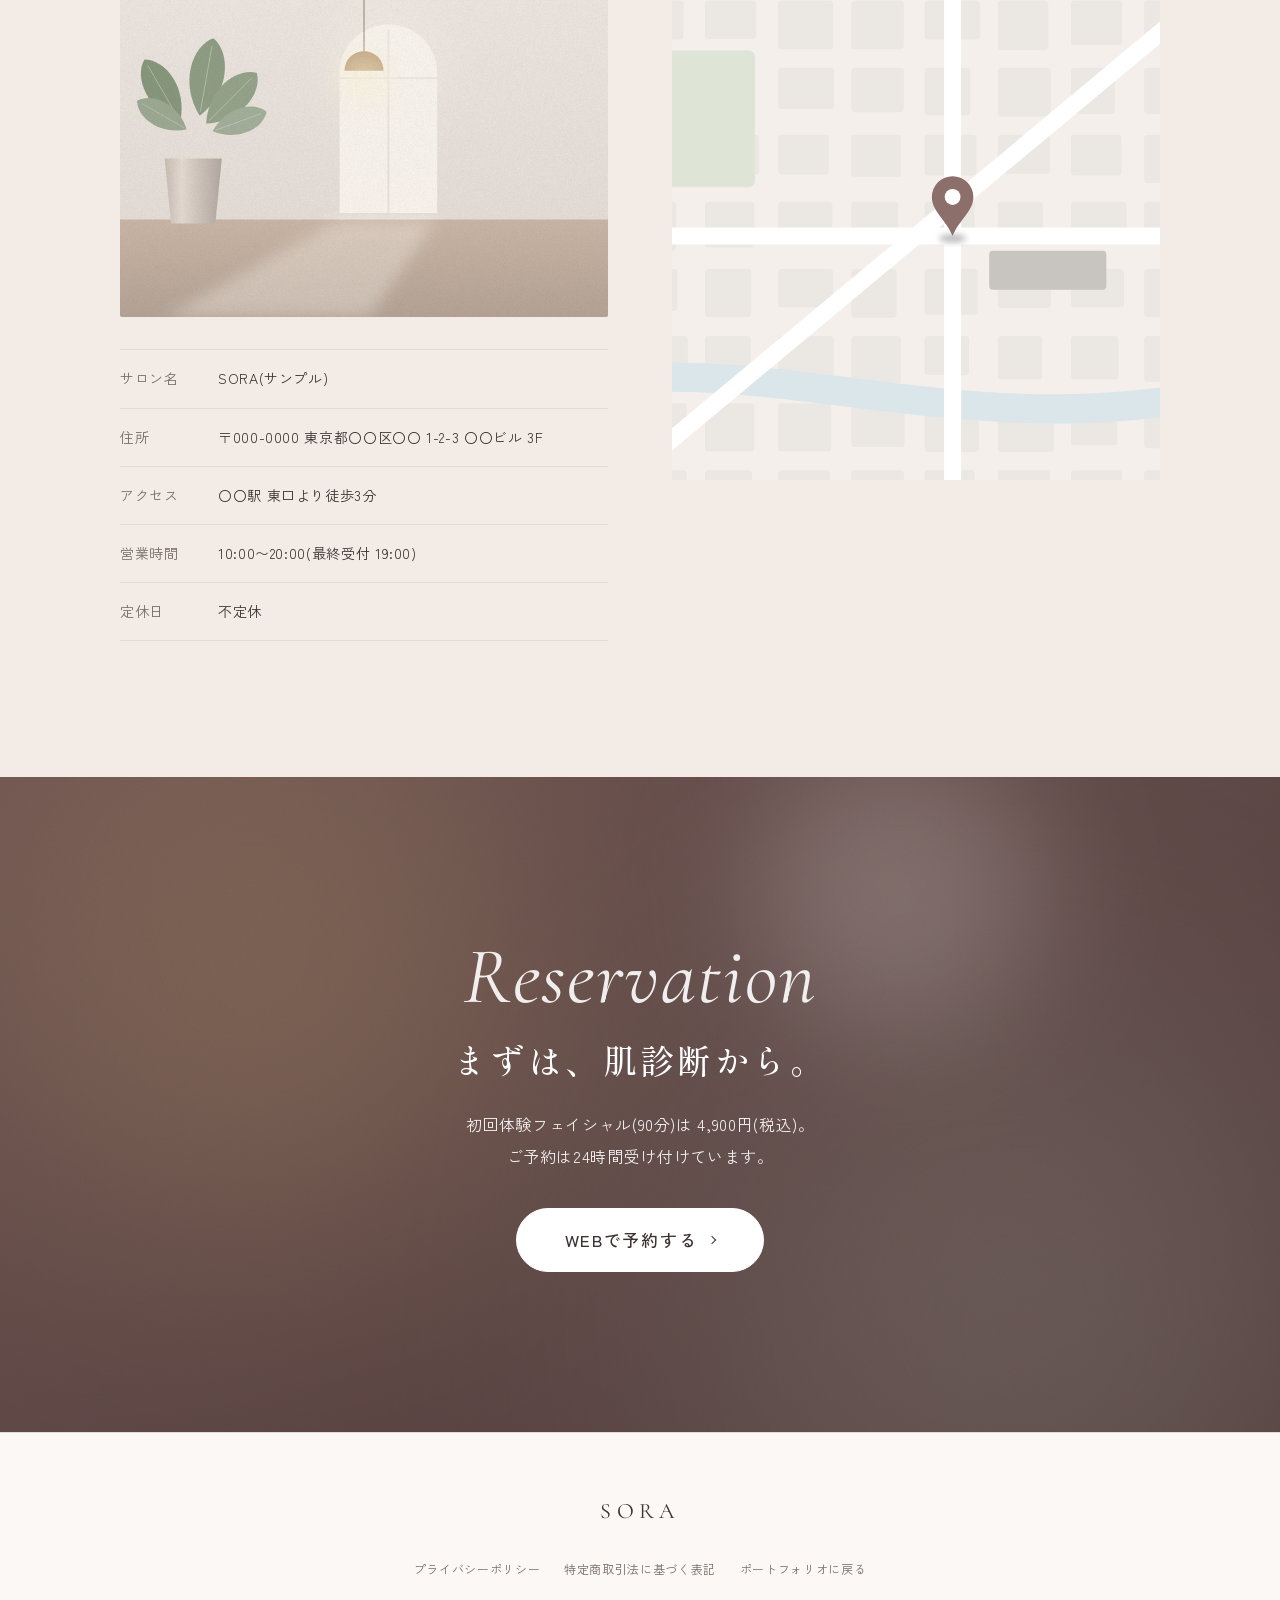
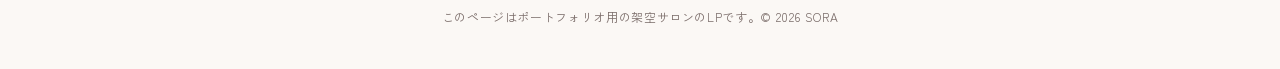
<file: lp/beauty/salon/index.html>
<!DOCTYPE html>
<html lang="ja">
<head>
<!--
  =====================================================================
  SORA(エステサロン)LP
  ---------------------------------------------------------------------
  ・文章の差し替え …… 各セクションの「▼ 」コメント内を書き換え
  ・画像の差し替え …… images/ フォルダ(一覧と推奨サイズは images/README.md)
  ・色 / フォント …… theme.css
  ・共通の部品 ……… ../../assets/css/lp-base.css(全LP共通なので原則触らない)
  =====================================================================
-->
<meta charset="UTF-8">
<meta name="viewport" content="width=device-width, initial-scale=1">
<title>肌と向き合うエステサロン SORA | 初回体験 4,900円</title>
<meta name="description" content="乾燥・くすみ・ゆらぎが気になる方へ。肌診断から始めるパーソナルフェイシャル。初回体験は通常9,800円が4,900円。">
<meta property="og:title" content="肌と向き合うエステサロン SORA">
<meta property="og:image" content="images/hero.svg">
<link rel="icon" href="../../../favicon.svg" type="image/svg+xml">
<link rel="preconnect" href="https://fonts.googleapis.com">
<link rel="preconnect" href="https://fonts.gstatic.com" crossorigin>
<link href="https://fonts.googleapis.com/css2?family=Cormorant+Garamond:ital,wght@0,400;1,400&family=Shippori+Mincho:wght@500;600&family=Zen+Kaku+Gothic+New:wght@400;500;700&display=swap" rel="stylesheet">
<link rel="stylesheet" href="../../assets/css/lp-base.css">
<link rel="stylesheet" href="theme.css">
<script>document.documentElement.classList.add("js")</script>
</head>
<body>

<!-- ▼ ヘッダー ========================================================= -->
<header class="l-header">
  <div class="l-wrap l-header__inner">
    <a class="l-header__logo" href="#top">SORA</a>
    <button class="l-header__toggle" type="button" aria-label="メニューを開く" aria-expanded="false" aria-controls="nav"><span></span><span></span><span></span></button>
    <nav class="l-nav" id="nav" aria-label="ページ内メニュー">
      <ul class="l-nav__list">
        <li><a href="#concept"><span>Concept</span>サロンについて</a></li>
        <li><a href="#reason"><span>Reason</span>選ばれる理由</a></li>
        <li><a href="#menu"><span>Menu</span>メニュー</a></li>
        <li><a href="#voice"><span>Voice</span>お客様の声</a></li>
        <li><a href="#access"><span>Access</span>アクセス</a></li>
      </ul>
      <a class="c-btn" href="#reserve">初回体験を予約</a>
    </nav>
  </div>
</header>

<main id="top">

  <!-- ▼ ヒーロー(画像: images/hero.svg)================================ -->
  <section class="p-hero p-hero--full">
    <div class="p-hero__bg"><img src="images/hero.svg" alt="" width="1600" height="1000" fetchpriority="high"></div>
    <div class="l-wrap p-hero__inner">
      <span class="p-hero__en" data-reveal>Private Facial Salon</span>
      <h1 class="p-hero__title" data-reveal>いまの肌を<br>知ることから、<br>はじめる。</h1>
      <p class="p-hero__text" data-reveal>乾燥、くすみ、ゆらぎ。肌の状態は人それぞれ。<br class="u-pc">SORAは肌診断の結果をもとに、あなたに合わせたフェイシャルをご提案します。</p>
      <div class="c-offer" data-reveal>
        <span class="c-offer__label">初回体験フェイシャル 90分<small>肌診断・ホームケア相談つき</small></span>
        <s>9,800円</s>
        <span class="c-offer__price">4,900<small>円(税込)</small></span>
      </div>
      <div class="c-btn-group" data-reveal>
        <a class="c-btn" href="#reserve">初回体験を予約する</a>
        <a class="c-btn c-btn--ghost" href="#menu">メニューを見る</a>
      </div>
    </div>
  </section>

  <!-- ▼ コンセプト =================================================== -->
  <section class="l-sec p-concept" id="concept">
    <div class="l-wrap p-concept__inner">
      <div class="p-concept__media" data-reveal>
        <figure class="c-media" style="--ratio:4/5"><img src="images/concept-1.svg" alt="" width="1000" height="1250" loading="lazy"></figure>
        <figure class="c-media"><img src="images/concept-2.svg" alt="" width="800" height="800" loading="lazy"></figure>
      </div>
      <div class="p-concept__body" data-reveal>
        <div class="c-sec-head" style="margin-bottom:32px">
          <span class="c-sec-head__en">Concept</span>
          <h2 class="c-sec-head__ja">サロンについて</h2>
        </div>
        <p class="c-catch">必要なことだけを、<br>丁寧に。</p>
        <p>肌の悩みは、季節や生活リズムでも変わります。SORAでは毎回の施術前に肌の状態を測定し、その日の肌に合わせて内容を調整します。</p>
        <p>サロンでのケアだけでなく、ご自宅で続けやすいケアのご提案まで。一人ひとりの肌と、長く向き合える場所でありたいと考えています。</p>
      </div>
    </div>
  </section>

  <!-- ▼ お悩み ======================================================= -->
  <section class="l-sec l-sec--alt p-worry">
    <div class="l-wrap">
      <div class="c-sec-head c-sec-head--center" data-reveal>
        <span class="c-sec-head__en">Trouble</span>
        <h2 class="c-sec-head__ja">こんなお悩みはありませんか</h2>
      </div>
      <ul class="p-worry__list" data-reveal>
        <li>化粧水をつけても、夕方には乾燥を感じる</li>
        <li>季節の変わり目に、肌がゆらぎやすい</li>
        <li>ファンデーションのノリが気になってきた</li>
        <li>何を使えばよいか、分からなくなった</li>
      </ul>
      <div class="p-worry__answer" data-reveal>
        <p class="c-catch">まずは、いまの肌の状態を<br class="u-sp">一緒に確認してみませんか。</p>
      </div>
    </div>
  </section>

  <!-- ▼ 選ばれる理由(画像: images/reason-01〜03)====================== -->
  <section class="l-sec" id="reason">
    <div class="l-wrap">
      <div class="c-sec-head" data-reveal>
        <span class="c-sec-head__en">Reason</span>
        <h2 class="c-sec-head__ja">SORAが選ばれる理由</h2>
      </div>
      <div class="p-rows">
        <article class="c-row" data-reveal>
          <figure class="c-row__media c-media" style="--ratio:4/3"><img src="images/reason-01.svg" alt="" width="1200" height="900" loading="lazy"></figure>
          <div class="c-row__body">
            <div class="c-row__head"><span class="c-num">01</span><small>Skin Check</small></div>
            <h3 class="c-row__title">施術の前に、肌診断</h3>
            <p>水分量・油分量・キメを専用機器で測定し、結果を見ながらご説明します。数値で確認できるので、通うたびの変化も振り返れます。</p>
          </div>
        </article>
        <article class="c-row" data-reveal>
          <figure class="c-row__media c-media" style="--ratio:4/3"><img src="images/reason-02.svg" alt="" width="1200" height="900" loading="lazy"></figure>
          <div class="c-row__body">
            <div class="c-row__head"><span class="c-num">02</span><small>Private Room</small></div>
            <h3 class="c-row__title">完全個室・1日3組まで</h3>
            <p>施術はすべて個室で、女性スタッフが担当します。1日の予約数を限っているので、時間を気にせずゆっくりご相談いただけます。</p>
          </div>
        </article>
        <article class="c-row" data-reveal>
          <figure class="c-row__media c-media" style="--ratio:4/3"><img src="images/reason-03.svg" alt="" width="1200" height="900" loading="lazy"></figure>
          <div class="c-row__body">
            <div class="c-row__head"><span class="c-num">03</span><small>No Pressure</small></div>
            <h3 class="c-row__title">その場での勧誘はしません</h3>
            <p>回数券や化粧品をその場でおすすめすることはありません。ご自宅でのケアは、お手持ちのアイテムを活かす方法からご提案します。</p>
          </div>
        </article>
      </div>
    </div>
  </section>

  <!-- ▼ メニュー・料金(画像: images/menu-01〜03)====================== -->
  <section class="l-sec l-sec--alt" id="menu">
    <div class="l-wrap">
      <div class="c-sec-head c-sec-head--center" data-reveal>
        <span class="c-sec-head__en">Menu</span>
        <h2 class="c-sec-head__ja">メニュー・料金</h2>
      </div>
      <div class="c-grid c-grid--3" data-reveal>
        <article class="c-price is-featured">
          <span class="c-price__flag">はじめての方</span>
          <figure class="c-media"><img src="images/menu-01.svg" alt="" width="1200" height="750" loading="lazy"></figure>
          <div class="c-price__body">
            <h3 class="c-price__name">初回体験フェイシャル</h3>
            <p class="c-price__desc">90分 / お一人様1回限り</p>
            <p class="c-price__amount"><s>通常 9,800円</s>4,900<small>円</small></p>
            <ul class="c-price__list"><li>肌診断・カウンセリング</li><li>クレンジング・保湿パック</li><li>ホームケアのご相談</li></ul>
            <a class="c-btn c-btn--block" href="#reserve">予約する</a>
          </div>
        </article>
        <article class="c-price">
          <figure class="c-media"><img src="images/menu-02.svg" alt="" width="1200" height="750" loading="lazy"></figure>
          <div class="c-price__body">
            <h3 class="c-price__name">ベーシックフェイシャル</h3>
            <p class="c-price__desc">75分</p>
            <p class="c-price__amount">9,800<small>円</small></p>
            <ul class="c-price__list"><li>肌診断つき</li><li>うるおいを整える基本のコース</li></ul>
            <a class="c-btn c-btn--ghost c-btn--block" href="#reserve">予約する</a>
          </div>
        </article>
        <article class="c-price">
          <figure class="c-media"><img src="images/menu-03.svg" alt="" width="1200" height="750" loading="lazy"></figure>
          <div class="c-price__body">
            <h3 class="c-price__name">エイジングケアフェイシャル</h3>
            <p class="c-price__desc">90分</p>
            <p class="c-price__amount">13,200<small>円</small></p>
            <ul class="c-price__list"><li>肌診断つき</li><li>ハリ・弾力が気になる方に</li><li>首・肩ほぐし15分つき</li></ul>
            <a class="c-btn c-btn--ghost c-btn--block" href="#reserve">予約する</a>
          </div>
        </article>
      </div>
      <p class="c-note u-center">※表示はすべて税込です。メニュー内容は変更になる場合があります。</p>
    </div>
  </section>

  <!-- ▼ お客様の声(画像: images/voice-01〜03)========================= -->
  <section class="l-sec" id="voice">
    <div class="l-wrap">
      <div class="c-sec-head" data-reveal>
        <span class="c-sec-head__en">Voice</span>
        <h2 class="c-sec-head__ja">お客様の声</h2>
      </div>
      <div class="c-grid c-grid--3" data-reveal>
        <article class="c-voice" style="background:var(--c-bg-alt)">
          <div class="c-voice__head">
            <figure class="c-media c-media--circle"><img src="images/voice-01.svg" alt="" width="400" height="400" loading="lazy"></figure>
            <p class="c-voice__who"><b>M.Kさま</b>30代・会社員</p>
          </div>
          <p class="c-voice__title">自分の肌の状態が、やっと分かりました</p>
          <blockquote>数値を見ながら説明してもらえたので納得感がありました。何も買わずに帰れたのも安心でした。</blockquote>
        </article>
        <article class="c-voice" style="background:var(--c-bg-alt)">
          <div class="c-voice__head">
            <figure class="c-media c-media--circle"><img src="images/voice-02.svg" alt="" width="400" height="400" loading="lazy"></figure>
            <p class="c-voice__who"><b>A.Sさま</b>40代・自営業</p>
          </div>
          <p class="c-voice__title">家でのケアも無理なく続けられています</p>
          <blockquote>手持ちの化粧品の使い方から相談できたので、新しく揃える必要がなかったのがうれしいです。</blockquote>
        </article>
        <article class="c-voice" style="background:var(--c-bg-alt)">
          <div class="c-voice__head">
            <figure class="c-media c-media--circle"><img src="images/voice-03.svg" alt="" width="400" height="400" loading="lazy"></figure>
            <p class="c-voice__who"><b>R.Tさま</b>20代・販売職</p>
          </div>
          <p class="c-voice__title">仕事帰りでも通いやすい</p>
          <blockquote>個室なので人目を気にせず過ごせました。19時まで受付しているのも助かります。</blockquote>
        </article>
      </div>
      <p class="c-note">※サンプル用の架空の声です。感じ方には個人差があります。</p>
    </div>
  </section>

  <!-- ▼ ご来店の流れ ================================================= -->
  <section class="l-sec l-sec--alt p-flow">
    <div class="l-wrap">
      <div class="c-sec-head c-sec-head--center" data-reveal>
        <span class="c-sec-head__en">Flow</span>
        <h2 class="c-sec-head__ja">ご来店の流れ</h2>
      </div>
      <ol class="p-flow__list" data-reveal>
        <li><span class="p-flow__step">Step</span><h3 class="p-flow__title">ご予約</h3><p>WEBから24時間ご予約いただけます。</p></li>
        <li><span class="p-flow__step">Step</span><h3 class="p-flow__title">カウンセリング・肌診断</h3><p>お悩みを伺い、肌の状態を測定します。</p></li>
        <li><span class="p-flow__step">Step</span><h3 class="p-flow__title">施術</h3><p>診断結果をもとにフェイシャルを行います。</p></li>
        <li><span class="p-flow__step">Step</span><h3 class="p-flow__title">ご説明</h3><p>結果とホームケアをお伝えします。</p></li>
      </ol>
    </div>
  </section>

  <!-- ▼ よくある質問 ================================================= -->
  <section class="l-sec p-faq" id="faq">
    <div class="l-wrap">
      <div class="c-sec-head c-sec-head--center" data-reveal>
        <span class="c-sec-head__en">Q&amp;A</span>
        <h2 class="c-sec-head__ja">よくある質問</h2>
      </div>
      <div class="p-faq__list" data-reveal>
        <details class="p-faq__item"><summary>敏感肌でも受けられますか?</summary><p class="p-faq__a">肌診断の結果と、お使いの化粧品を確認したうえで、刺激の少ない内容に調整します。気になることは事前にお知らせください。</p></details>
        <details class="p-faq__item"><summary>メイクをしたまま行っても大丈夫ですか?</summary><p class="p-faq__a">そのままお越しください。施術前にクレンジングを行います。お帰り用のメイクスペースもございます。</p></details>
        <details class="p-faq__item"><summary>当日に勧誘はありますか?</summary><p class="p-faq__a">ありません。コースについてのご説明は、ご希望いただいた場合のみ行います。</p></details>
        <details class="p-faq__item"><summary>キャンセルはできますか?</summary><p class="p-faq__a">前日までは無料で変更・キャンセルできます。当日のキャンセルは施術料金の50%を頂戴します。</p></details>
      </div>
    </div>
  </section>

  <!-- ▼ アクセス(画像: images/shop.svg / map.svg)=================== -->
  <section class="l-sec l-sec--alt p-info" id="access">
    <div class="l-wrap">
      <div class="c-sec-head" data-reveal>
        <span class="c-sec-head__en">Access</span>
        <h2 class="c-sec-head__ja">サロン情報</h2>
      </div>
      <div class="p-info__inner" data-reveal>
        <div>
          <figure class="c-media" style="--ratio:3/2"><img src="images/shop.svg" alt="" width="1200" height="800" loading="lazy"></figure>
          <dl class="c-dl u-mt-m">
            <dt>サロン名</dt><dd>SORA(サンプル)</dd>
            <dt>住所</dt><dd>〒000-0000 東京都〇〇区〇〇 1-2-3 〇〇ビル 3F</dd>
            <dt>アクセス</dt><dd>〇〇駅 東口より徒歩3分</dd>
            <dt>営業時間</dt><dd>10:00〜20:00(最終受付 19:00)</dd>
            <dt>定休日</dt><dd>不定休</dd>
          </dl>
        </div>
        <!-- Googleマップを使う場合は figure を <iframe> に置き換え -->
        <figure class="c-media" style="--ratio:1"><img src="images/map.svg" alt="サロン周辺の地図" width="1200" height="800" loading="lazy"></figure>
      </div>
    </div>
  </section>

  <!-- ▼ 最後のCTA(画像: images/cta.svg)============================= -->
  <section class="p-cta" id="reserve">
    <div class="p-cta__bg"><img src="images/cta.svg" alt="" width="1600" height="900" loading="lazy"></div>
    <div class="l-wrap p-cta__inner" data-reveal>
      <span class="c-sec-head__en">Reservation</span>
      <h2 class="p-cta__title">まずは、肌診断から。</h2>
      <p>初回体験フェイシャル(90分)は 4,900円(税込)。<br>ご予約は24時間受け付けています。</p>
      <div class="c-btn-group c-btn-group--center">
        <a class="c-btn c-btn--light c-btn--lg" href="#reserve">WEBで予約する</a>
      </div>
    </div>
  </section>
</main>

<!-- ▼ フッター ======================================================= -->
<footer class="l-footer">
  <div class="l-wrap l-footer__inner">
    <a class="l-footer__logo" href="#top">SORA</a>
    <ul class="l-footer__links">
      <li><a href="#top">プライバシーポリシー</a></li>
      <li><a href="#top">特定商取引法に基づく表記</a></li>
      <li><a href="../../../">ポートフォリオに戻る</a></li>
    </ul>
    <p>このページはポートフォリオ用の架空サロンのLPです。© <span data-year></span> SORA</p>
  </div>
</footer>

<div class="c-sticky"><a class="c-btn" href="#reserve">初回体験 4,900円で予約する</a></div>

<script src="../../assets/js/lp-base.js" defer></script>
</body>
</html>
</file>
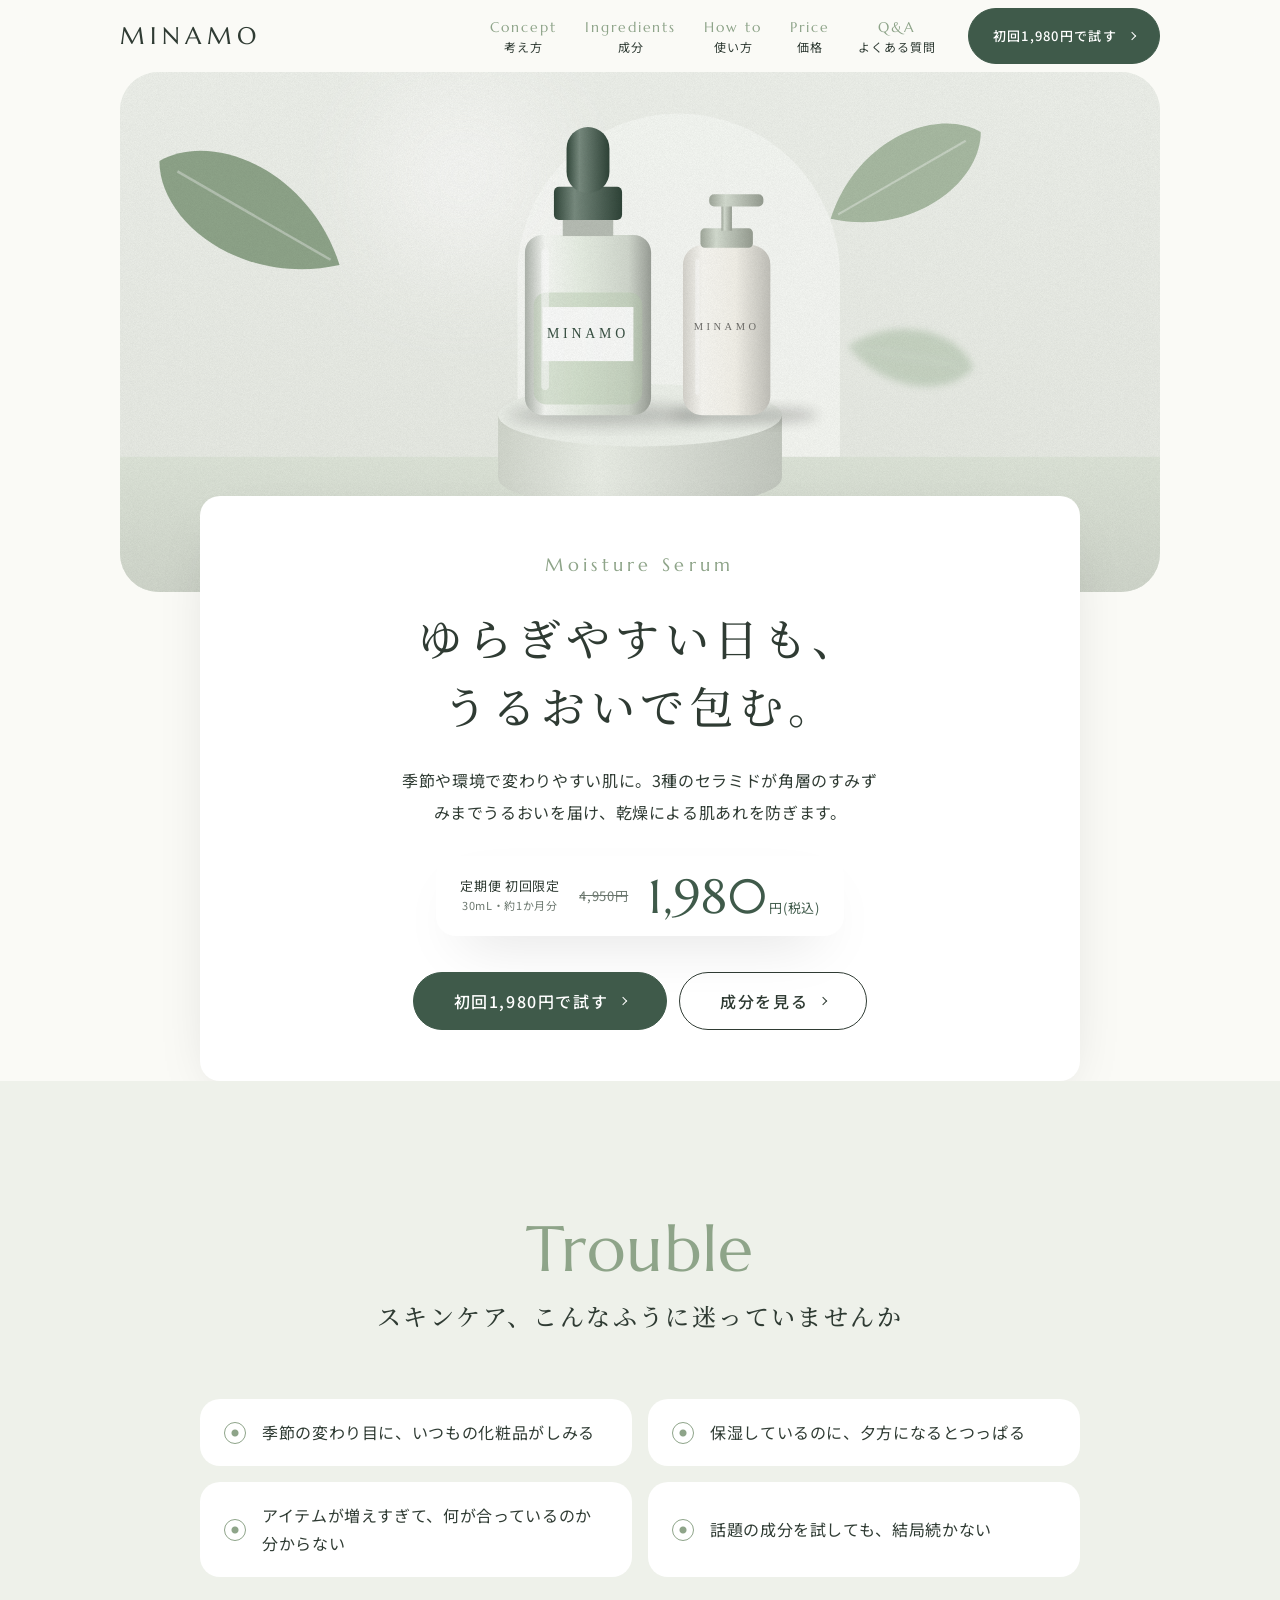
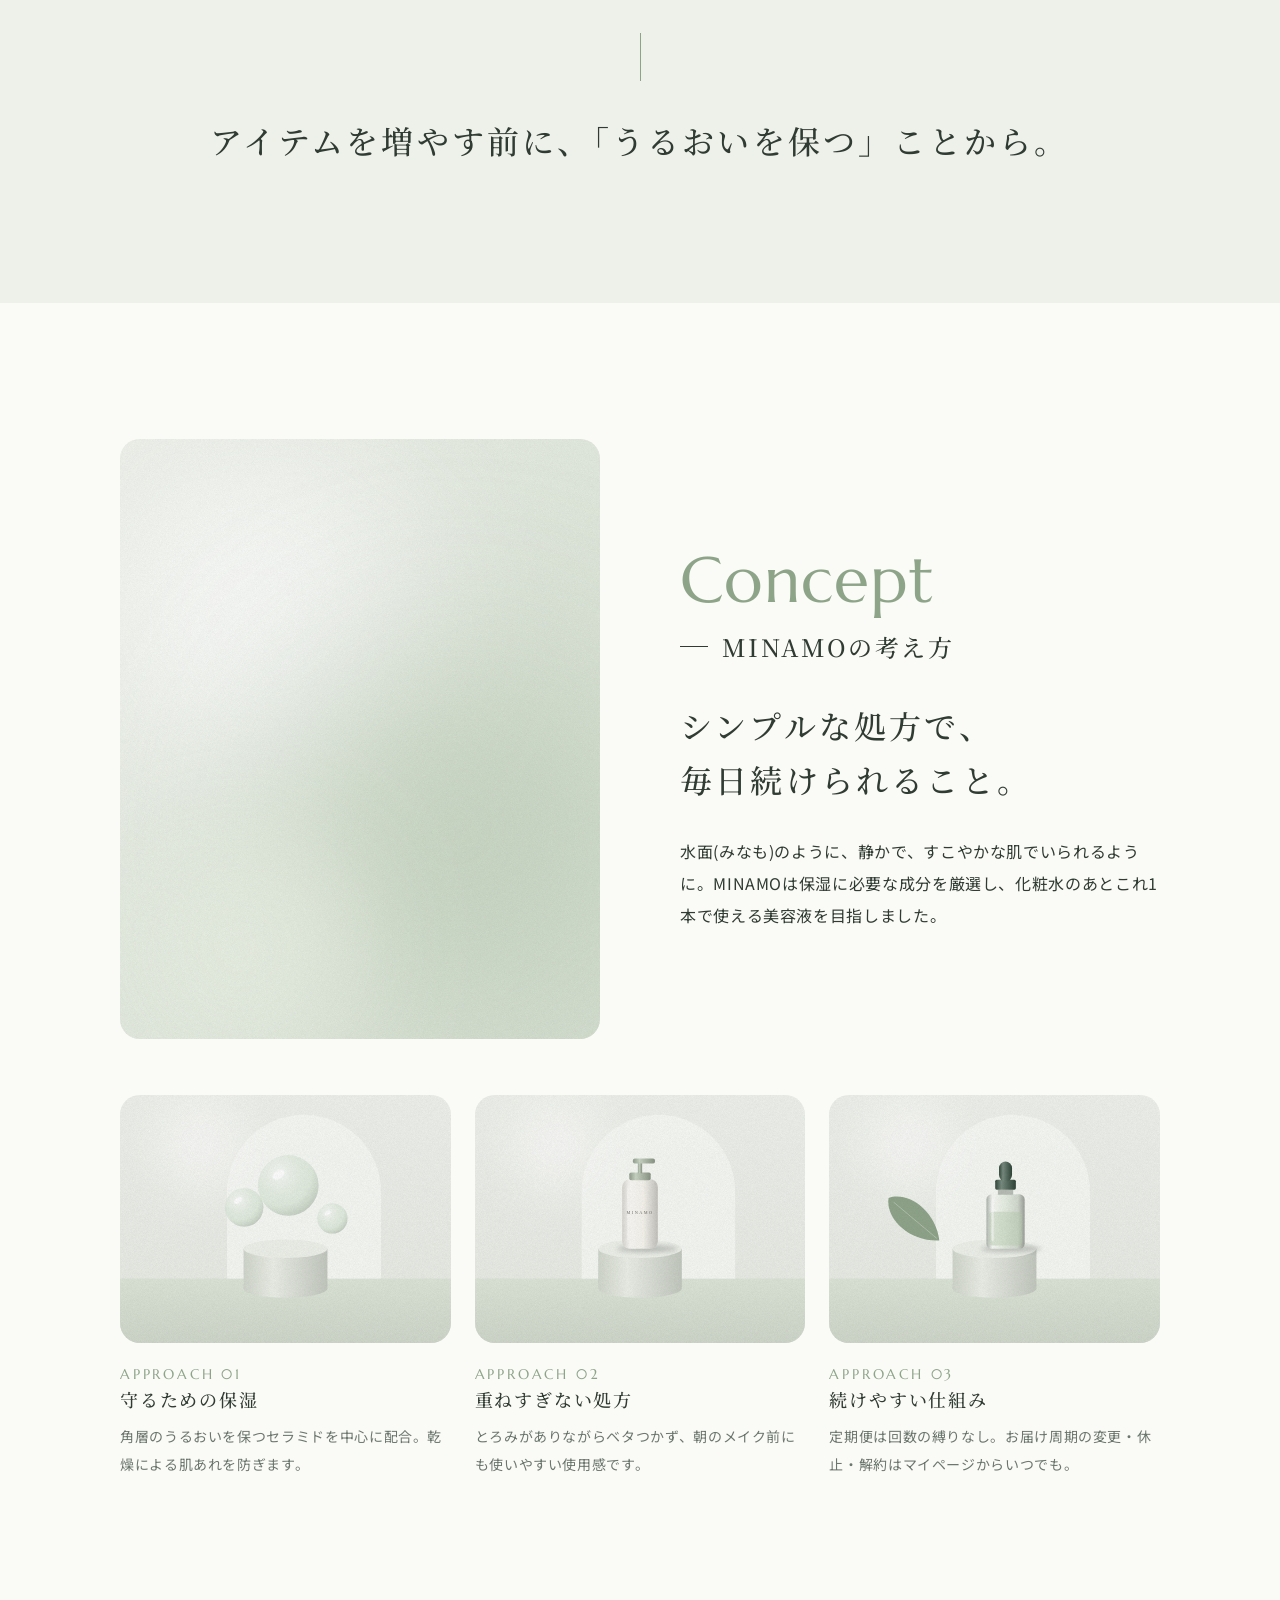
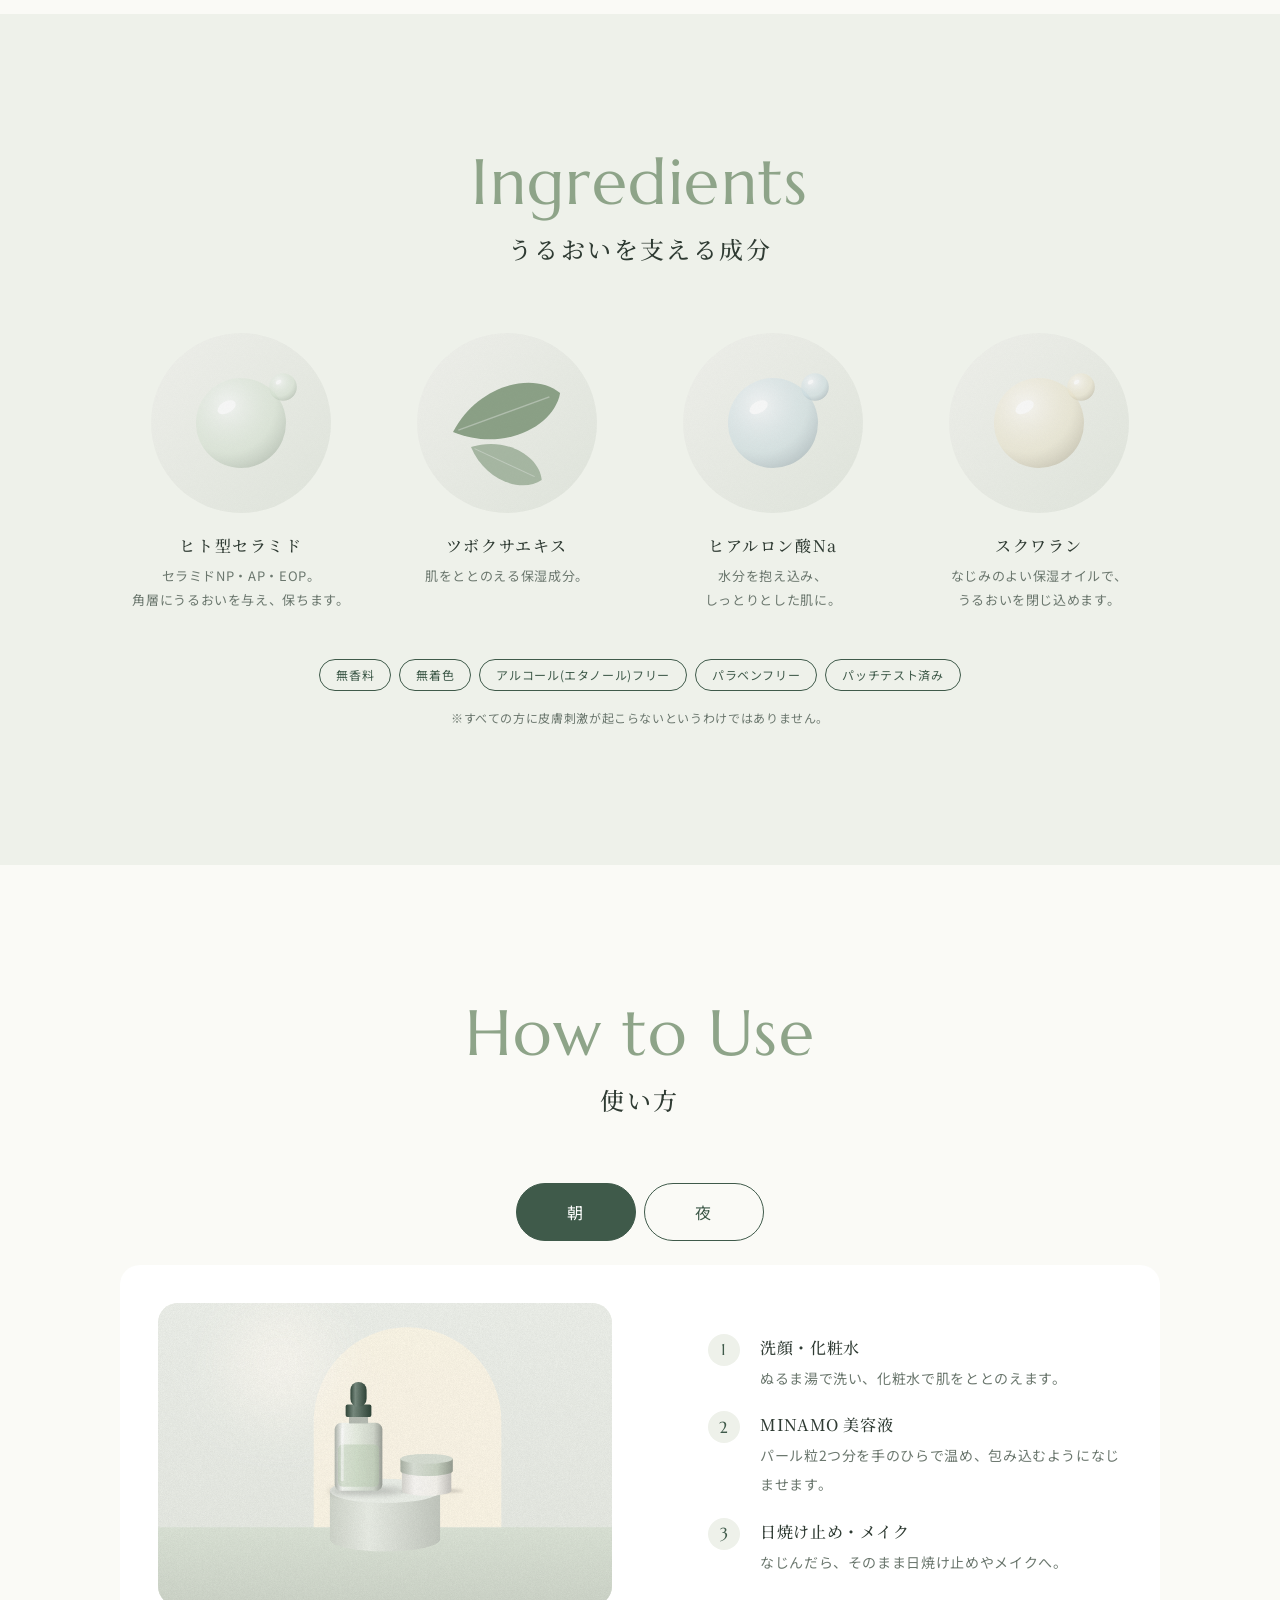
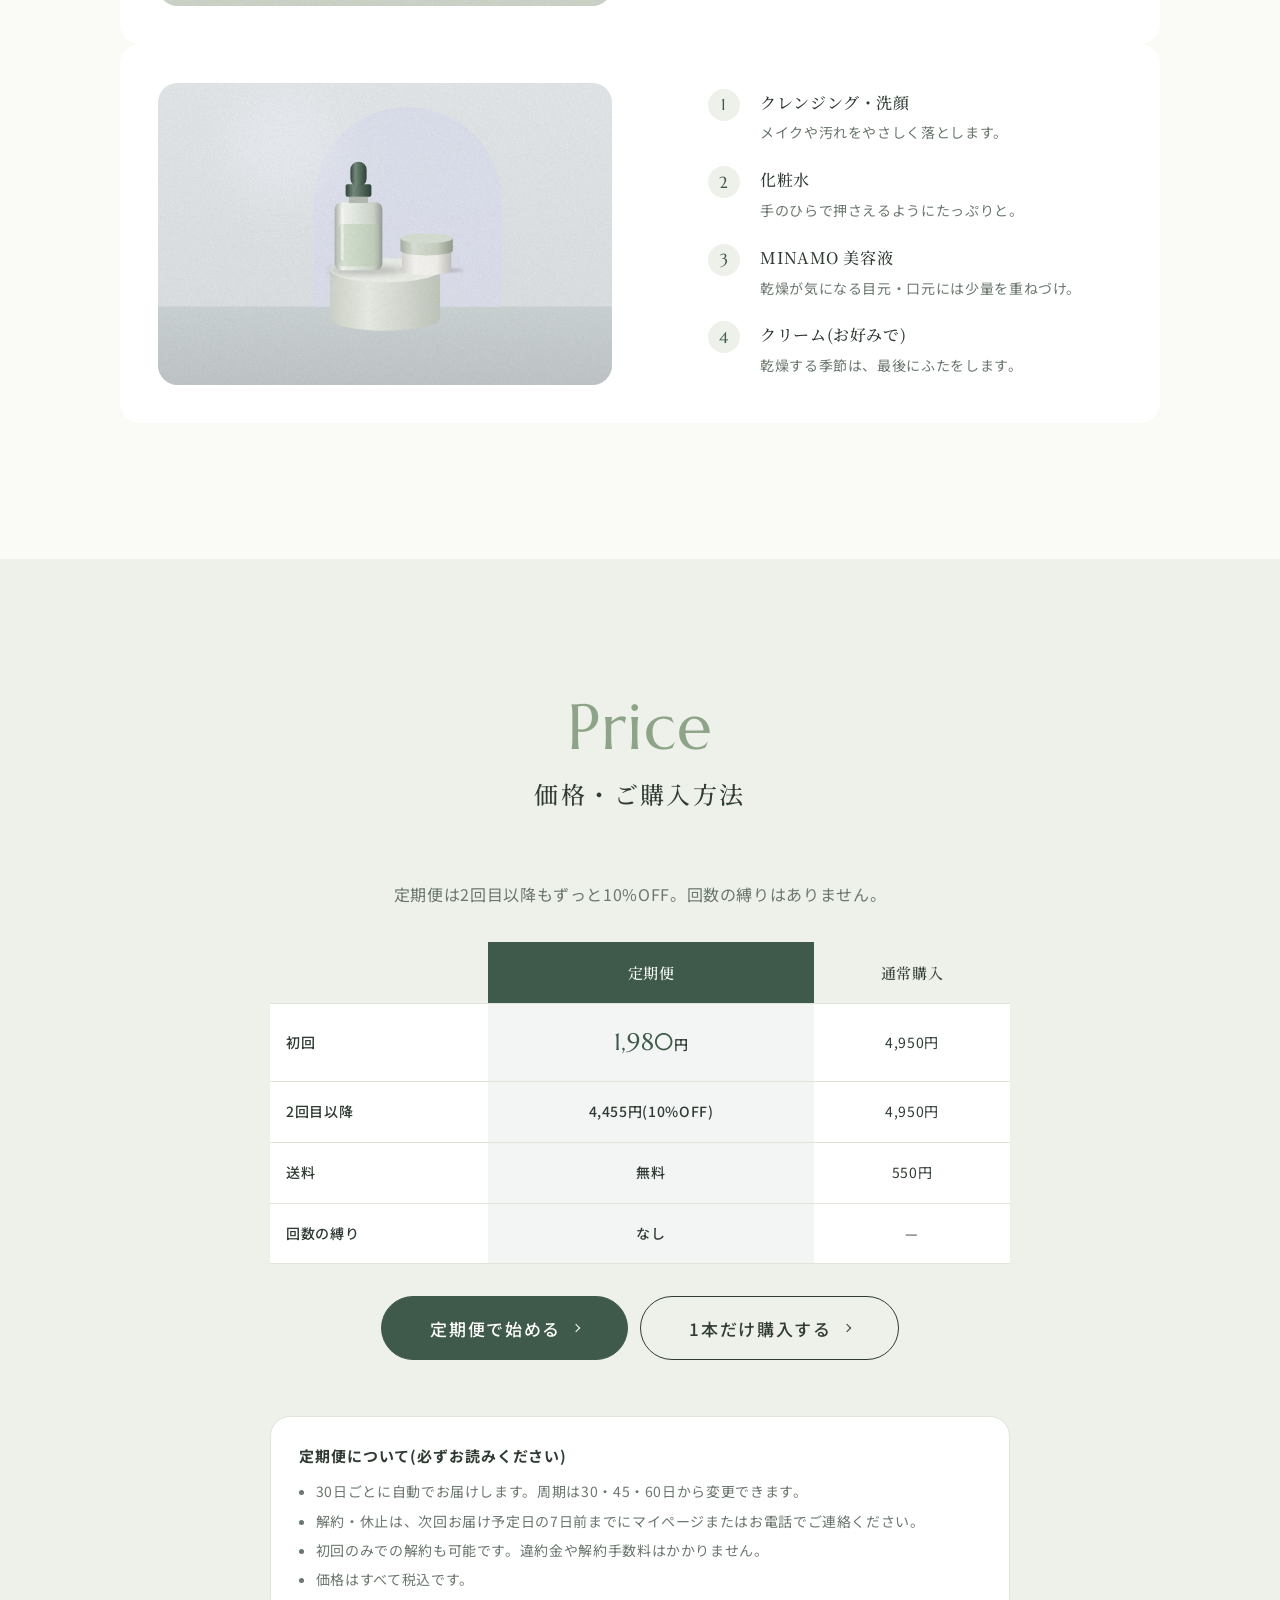
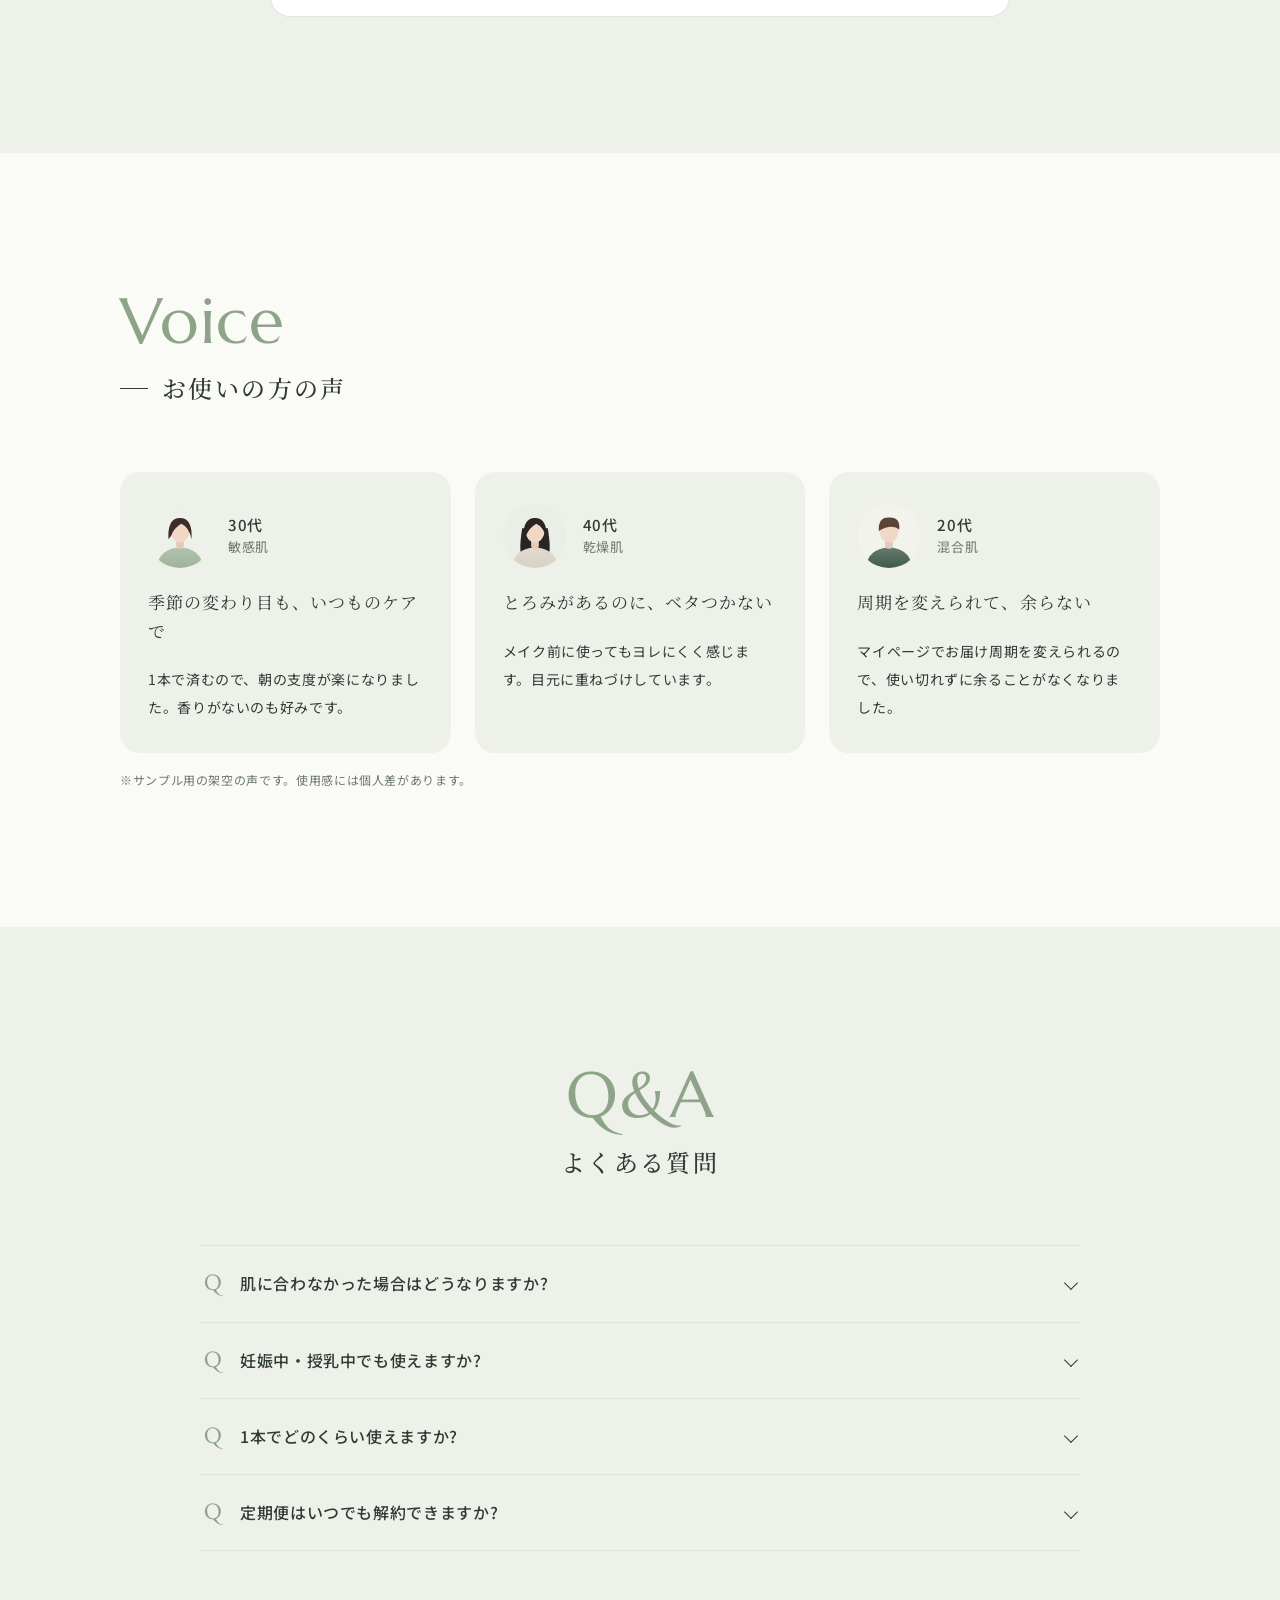
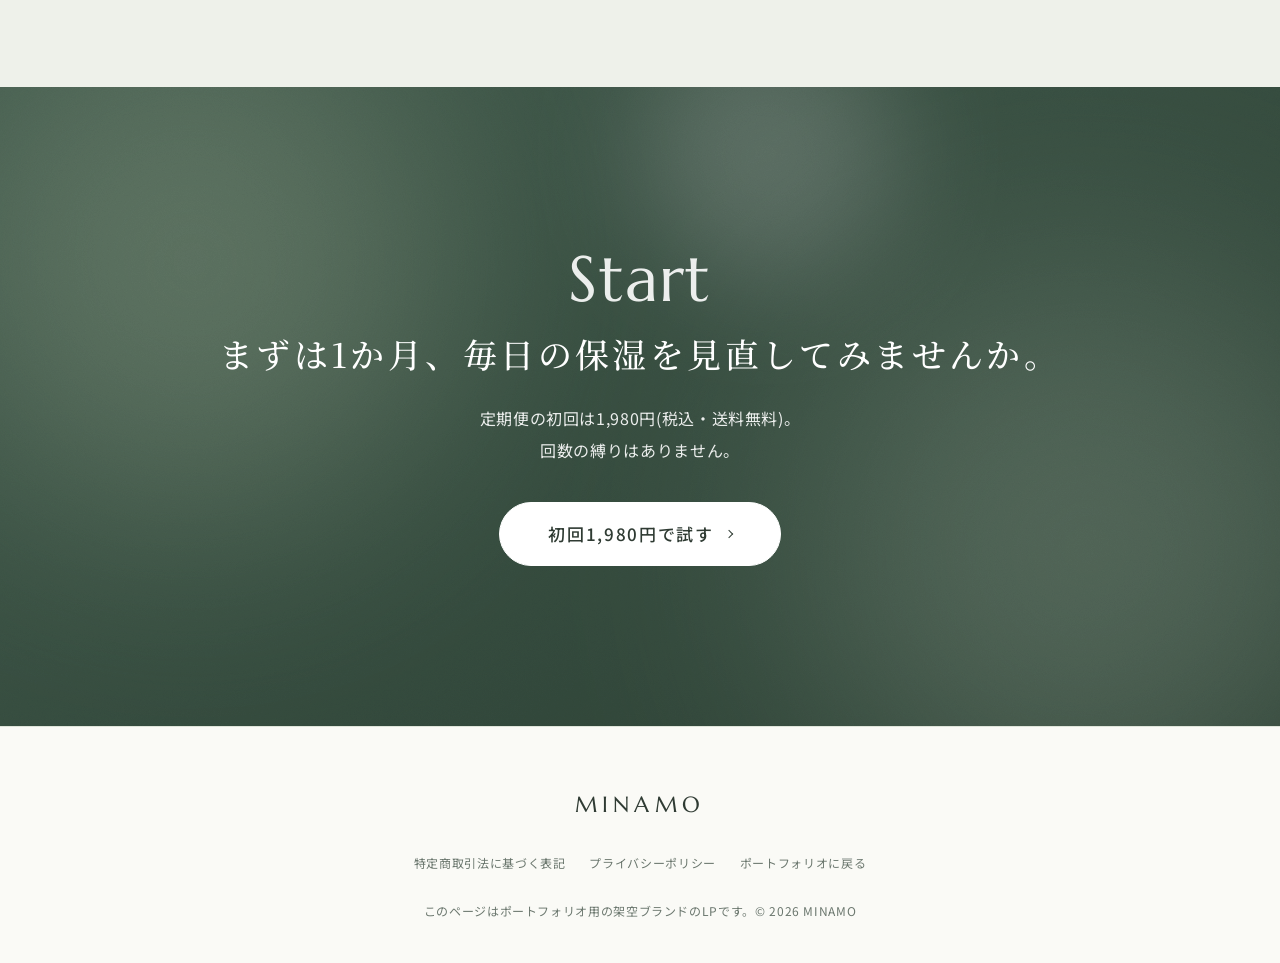
<file: lp/beauty/skincare/index.html>
<!DOCTYPE html>
<html lang="ja">
<head>
<!--
  =====================================================================
  MINAMO(スキンケア・保湿美容液)LP
  ---------------------------------------------------------------------
  ・文章の差し替え …… 各セクションの「▼ 」コメント内を書き換え
  ・画像の差し替え …… images/ フォルダ(一覧と推奨サイズは images/README.md)
  ・色 / フォント …… theme.css
  =====================================================================
-->
<meta charset="UTF-8">
<meta name="viewport" content="width=device-width, initial-scale=1">
<title>MINAMO 保湿美容液 | 定期便 初回1,980円・回数縛りなし</title>
<meta name="description" content="ゆらぎやすい肌のための、セラミド配合保湿美容液。定期便の初回は通常4,950円が1,980円。回数の縛りはありません。">
<meta property="og:title" content="MINAMO 保湿美容液">
<meta property="og:image" content="images/hero.svg">
<link rel="icon" href="../../../favicon.svg" type="image/svg+xml">
<link rel="preconnect" href="https://fonts.googleapis.com">
<link rel="preconnect" href="https://fonts.gstatic.com" crossorigin>
<link href="https://fonts.googleapis.com/css2?family=Marcellus&family=Noto+Sans+JP:wght@400;500;700&family=Noto+Serif+JP:wght@500;600&display=swap" rel="stylesheet">
<link rel="stylesheet" href="../../assets/css/lp-base.css">
<link rel="stylesheet" href="theme.css">
<script>document.documentElement.classList.add("js")</script>
</head>
<body>

<!-- ▼ ヘッダー ========================================================= -->
<header class="l-header">
  <div class="l-wrap l-header__inner">
    <a class="l-header__logo" href="#top">MINAMO</a>
    <button class="l-header__toggle" type="button" aria-label="メニューを開く" aria-expanded="false" aria-controls="nav"><span></span><span></span><span></span></button>
    <nav class="l-nav" id="nav" aria-label="ページ内メニュー">
      <ul class="l-nav__list">
        <li><a href="#concept"><span>Concept</span>考え方</a></li>
        <li><a href="#ingredients"><span>Ingredients</span>成分</a></li>
        <li><a href="#routine"><span>How to</span>使い方</a></li>
        <li><a href="#plans"><span>Price</span>価格</a></li>
        <li><a href="#faq"><span>Q&amp;A</span>よくある質問</a></li>
      </ul>
      <a class="c-btn" href="#plans">初回1,980円で試す</a>
    </nav>
  </div>
</header>

<main id="top">

  <!-- ▼ ヒーロー(画像: images/hero.svg)================================ -->
  <section class="p-hero p-hero--frame">
    <div class="l-wrap">
      <div class="p-hero__media" data-reveal="fade">
        <figure class="c-media" style="--pos:50% 60%"><img src="images/hero.svg" alt="MINAMO 保湿美容液の商品イメージ" width="1800" height="900" fetchpriority="high"></figure>
      </div>
      <div class="p-hero__card" data-reveal>
        <span class="p-hero__en">Moisture Serum</span>
        <h1 class="p-hero__title">ゆらぎやすい日も、<br>うるおいで包む。</h1>
        <p class="p-hero__text">季節や環境で変わりやすい肌に。3種のセラミドが角層のすみずみまでうるおいを届け、乾燥による肌あれを防ぎます。</p>
        <div class="c-offer">
          <span class="c-offer__label">定期便 初回限定<small>30mL・約1か月分</small></span>
          <s>4,950円</s>
          <span class="c-offer__price">1,980<small>円(税込)</small></span>
        </div>
        <div class="c-btn-group">
          <a class="c-btn" href="#plans">初回1,980円で試す</a>
          <a class="c-btn c-btn--ghost" href="#ingredients">成分を見る</a>
        </div>
      </div>
    </div>
  </section>

  <!-- ▼ お悩み ======================================================= -->
  <section class="l-sec l-sec--alt p-worry">
    <div class="l-wrap">
      <div class="c-sec-head c-sec-head--center" data-reveal>
        <span class="c-sec-head__en">Trouble</span>
        <h2 class="c-sec-head__ja">スキンケア、こんなふうに迷っていませんか</h2>
      </div>
      <ul class="p-worry__list" data-reveal>
        <li>季節の変わり目に、いつもの化粧品がしみる</li>
        <li>保湿しているのに、夕方になるとつっぱる</li>
        <li>アイテムが増えすぎて、何が合っているのか分からない</li>
        <li>話題の成分を試しても、結局続かない</li>
      </ul>
      <div class="p-worry__answer" data-reveal>
        <p class="c-catch">アイテムを増やす前に、<br class="u-sp">「うるおいを保つ」ことから。</p>
      </div>
    </div>
  </section>

  <!-- ▼ コンセプト(画像: images/concept.svg, approach-01〜03)========= -->
  <section class="l-sec" id="concept">
    <div class="l-wrap">
      <div class="p-concept__inner p-concept" style="padding:0">
        <div class="p-concept__media" data-reveal>
          <figure class="c-media" style="--ratio:4/5"><img src="images/concept.svg" alt="" width="1000" height="1250" loading="lazy"></figure>
        </div>
        <div class="p-concept__body" data-reveal>
          <div class="c-sec-head" style="margin-bottom:32px">
            <span class="c-sec-head__en">Concept</span>
            <h2 class="c-sec-head__ja">MINAMOの考え方</h2>
          </div>
          <p class="c-catch">シンプルな処方で、<br>毎日続けられること。</p>
          <p>水面(みなも)のように、静かで、すこやかな肌でいられるように。MINAMOは保湿に必要な成分を厳選し、化粧水のあとこれ1本で使える美容液を目指しました。</p>
        </div>
      </div>
      <div class="c-grid c-grid--3 u-mt-l" data-reveal>
        <article class="c-card c-card--plain">
          <figure class="c-media"><img src="images/approach-01.svg" alt="" width="1200" height="900" loading="lazy"></figure>
          <div class="c-card__body"><span class="c-step">Approach 01</span><h3 class="c-card__title">守るための保湿</h3><p>角層のうるおいを保つセラミドを中心に配合。乾燥による肌あれを防ぎます。</p></div>
        </article>
        <article class="c-card c-card--plain">
          <figure class="c-media"><img src="images/approach-02.svg" alt="" width="1200" height="900" loading="lazy"></figure>
          <div class="c-card__body"><span class="c-step">Approach 02</span><h3 class="c-card__title">重ねすぎない処方</h3><p>とろみがありながらベタつかず、朝のメイク前にも使いやすい使用感です。</p></div>
        </article>
        <article class="c-card c-card--plain">
          <figure class="c-media"><img src="images/approach-03.svg" alt="" width="1200" height="900" loading="lazy"></figure>
          <div class="c-card__body"><span class="c-step">Approach 03</span><h3 class="c-card__title">続けやすい仕組み</h3><p>定期便は回数の縛りなし。お届け周期の変更・休止・解約はマイページからいつでも。</p></div>
        </article>
      </div>
    </div>
  </section>

  <!-- ▼ 成分(画像: images/ingredient-01〜04)========================== -->
  <section class="l-sec l-sec--alt" id="ingredients">
    <div class="l-wrap">
      <div class="c-sec-head c-sec-head--center" data-reveal>
        <span class="c-sec-head__en">Ingredients</span>
        <h2 class="c-sec-head__ja">うるおいを支える成分</h2>
      </div>
      <div class="p-ing" data-reveal>
        <div><figure class="c-media c-media--circle"><img src="images/ingredient-01.svg" alt="" width="600" height="600" loading="lazy"></figure><h3>ヒト型セラミド</h3><p>セラミドNP・AP・EOP。<br>角層にうるおいを与え、保ちます。</p></div>
        <div><figure class="c-media c-media--circle"><img src="images/ingredient-02.svg" alt="" width="600" height="600" loading="lazy"></figure><h3>ツボクサエキス</h3><p>肌をととのえる保湿成分。</p></div>
        <div><figure class="c-media c-media--circle"><img src="images/ingredient-03.svg" alt="" width="600" height="600" loading="lazy"></figure><h3>ヒアルロン酸Na</h3><p>水分を抱え込み、<br>しっとりとした肌に。</p></div>
        <div><figure class="c-media c-media--circle"><img src="images/ingredient-04.svg" alt="" width="600" height="600" loading="lazy"></figure><h3>スクワラン</h3><p>なじみのよい保湿オイルで、<br>うるおいを閉じ込めます。</p></div>
      </div>
      <ul class="p-free" data-reveal>
        <li>無香料</li><li>無着色</li><li>アルコール(エタノール)フリー</li><li>パラベンフリー</li><li>パッチテスト済み</li>
      </ul>
      <p class="c-note u-center">※すべての方に皮膚刺激が起こらないというわけではありません。</p>
    </div>
  </section>

  <!-- ▼ 使い方(画像: images/routine-am.svg / routine-pm.svg)========= -->
  <section class="l-sec" id="routine">
    <div class="l-wrap">
      <div class="c-sec-head c-sec-head--center" data-reveal>
        <span class="c-sec-head__en">How to Use</span>
        <h2 class="c-sec-head__ja">使い方</h2>
      </div>
      <div data-reveal>
        <div class="c-tabs__list" role="tablist" aria-label="使用するタイミング">
          <button role="tab" id="tab-am" aria-controls="panel-am" aria-selected="true">朝</button>
          <button role="tab" id="tab-pm" aria-controls="panel-pm" aria-selected="false" tabindex="-1">夜</button>
        </div>
        <div class="p-routine" role="tabpanel" id="panel-am" aria-labelledby="tab-am">
          <figure class="c-media" style="--ratio:3/2"><img src="images/routine-am.svg" alt="" width="1200" height="800" loading="lazy"></figure>
          <ol>
            <li><div><strong>洗顔・化粧水</strong><span>ぬるま湯で洗い、化粧水で肌をととのえます。</span></div></li>
            <li><div><strong>MINAMO 美容液</strong><span>パール粒2つ分を手のひらで温め、包み込むようになじませます。</span></div></li>
            <li><div><strong>日焼け止め・メイク</strong><span>なじんだら、そのまま日焼け止めやメイクへ。</span></div></li>
          </ol>
        </div>
        <div class="p-routine" role="tabpanel" id="panel-pm" aria-labelledby="tab-pm" hidden>
          <figure class="c-media" style="--ratio:3/2"><img src="images/routine-pm.svg" alt="" width="1200" height="800" loading="lazy"></figure>
          <ol>
            <li><div><strong>クレンジング・洗顔</strong><span>メイクや汚れをやさしく落とします。</span></div></li>
            <li><div><strong>化粧水</strong><span>手のひらで押さえるようにたっぷりと。</span></div></li>
            <li><div><strong>MINAMO 美容液</strong><span>乾燥が気になる目元・口元には少量を重ねづけ。</span></div></li>
            <li><div><strong>クリーム(お好みで)</strong><span>乾燥する季節は、最後にふたをします。</span></div></li>
          </ol>
        </div>
      </div>
    </div>
  </section>

  <!-- ▼ 価格・購入方法 =============================================== -->
  <section class="l-sec l-sec--alt" id="plans">
    <div class="l-wrap l-wrap--narrow">
      <div class="c-sec-head c-sec-head--center" data-reveal>
        <span class="c-sec-head__en">Price</span>
        <h2 class="c-sec-head__ja">価格・ご購入方法</h2>
      </div>
      <p class="c-lead u-center" data-reveal>定期便は2回目以降もずっと10%OFF。回数の縛りはありません。</p>
      <div class="c-table-wrap u-mt-m" data-reveal>
        <table class="c-table">
          <caption class="u-sr">購入方法ごとの価格比較</caption>
          <thead><tr><th scope="col"></th><th scope="col" class="is-featured">定期便</th><th scope="col">通常購入</th></tr></thead>
          <tbody>
            <tr><th scope="row">初回</th><td class="is-featured"><span class="is-em">1,980</span>円</td><td>4,950円</td></tr>
            <tr><th scope="row">2回目以降</th><td class="is-featured">4,455円(10%OFF)</td><td>4,950円</td></tr>
            <tr><th scope="row">送料</th><td class="is-featured">無料</td><td>550円</td></tr>
            <tr><th scope="row">回数の縛り</th><td class="is-featured">なし</td><td>—</td></tr>
          </tbody>
        </table>
      </div>
      <div class="c-btn-group c-btn-group--center u-mt-m" data-reveal>
        <a class="c-btn c-btn--lg" href="#plans">定期便で始める</a>
        <a class="c-btn c-btn--ghost c-btn--lg" href="#plans">1本だけ購入する</a>
      </div>
      <div class="c-box u-mt-l" data-reveal>
        <p class="c-box__title">定期便について(必ずお読みください)</p>
        <ul>
          <li>30日ごとに自動でお届けします。周期は30・45・60日から変更できます。</li>
          <li>解約・休止は、次回お届け予定日の7日前までにマイページまたはお電話でご連絡ください。</li>
          <li>初回のみでの解約も可能です。違約金や解約手数料はかかりません。</li>
          <li>価格はすべて税込です。</li>
        </ul>
      </div>
    </div>
  </section>

  <!-- ▼ お客様の声(画像: images/voice-01〜03)========================= -->
  <section class="l-sec" id="voice">
    <div class="l-wrap">
      <div class="c-sec-head" data-reveal>
        <span class="c-sec-head__en">Voice</span>
        <h2 class="c-sec-head__ja">お使いの方の声</h2>
      </div>
      <div class="c-grid c-grid--3" data-reveal>
        <article class="c-voice" style="background:var(--c-bg-alt)">
          <div class="c-voice__head"><figure class="c-media c-media--circle"><img src="images/voice-01.svg" alt="" width="400" height="400" loading="lazy"></figure><p class="c-voice__who"><b>30代</b>敏感肌</p></div>
          <p class="c-voice__title">季節の変わり目も、いつものケアで</p>
          <blockquote>1本で済むので、朝の支度が楽になりました。香りがないのも好みです。</blockquote>
        </article>
        <article class="c-voice" style="background:var(--c-bg-alt)">
          <div class="c-voice__head"><figure class="c-media c-media--circle"><img src="images/voice-02.svg" alt="" width="400" height="400" loading="lazy"></figure><p class="c-voice__who"><b>40代</b>乾燥肌</p></div>
          <p class="c-voice__title">とろみがあるのに、ベタつかない</p>
          <blockquote>メイク前に使ってもヨレにくく感じます。目元に重ねづけしています。</blockquote>
        </article>
        <article class="c-voice" style="background:var(--c-bg-alt)">
          <div class="c-voice__head"><figure class="c-media c-media--circle"><img src="images/voice-03.svg" alt="" width="400" height="400" loading="lazy"></figure><p class="c-voice__who"><b>20代</b>混合肌</p></div>
          <p class="c-voice__title">周期を変えられて、余らない</p>
          <blockquote>マイページでお届け周期を変えられるので、使い切れずに余ることがなくなりました。</blockquote>
        </article>
      </div>
      <p class="c-note">※サンプル用の架空の声です。使用感には個人差があります。</p>
    </div>
  </section>

  <!-- ▼ よくある質問 ================================================= -->
  <section class="l-sec l-sec--alt p-faq" id="faq">
    <div class="l-wrap">
      <div class="c-sec-head c-sec-head--center" data-reveal>
        <span class="c-sec-head__en">Q&amp;A</span>
        <h2 class="c-sec-head__ja">よくある質問</h2>
      </div>
      <div class="p-faq__list" data-reveal>
        <details class="p-faq__item"><summary>肌に合わなかった場合はどうなりますか?</summary><p class="p-faq__a">初回お届け分に限り、ご使用後でも到着から30日以内であれば全額返金します。お問い合わせ窓口までご連絡ください。</p></details>
        <details class="p-faq__item"><summary>妊娠中・授乳中でも使えますか?</summary><p class="p-faq__a">お使いいただけますが、肌が敏感になりやすい時期のため、気になる方はかかりつけ医にご相談ください。</p></details>
        <details class="p-faq__item"><summary>1本でどのくらい使えますか?</summary><p class="p-faq__a">朝晩2回、1回パール粒2つ分の使用で約1か月です。</p></details>
        <details class="p-faq__item"><summary>定期便はいつでも解約できますか?</summary><p class="p-faq__a">はい。次回お届け予定日の7日前までにご連絡いただければ、初回のみでも解約できます。</p></details>
      </div>
    </div>
  </section>

  <!-- ▼ 最後のCTA(画像: images/cta.svg)============================= -->
  <section class="p-cta">
    <div class="p-cta__bg"><img src="images/cta.svg" alt="" width="1600" height="900" loading="lazy"></div>
    <div class="l-wrap p-cta__inner" data-reveal>
      <span class="c-sec-head__en">Start</span>
      <h2 class="p-cta__title">まずは1か月、<br class="u-sp">毎日の保湿を見直してみませんか。</h2>
      <p>定期便の初回は1,980円(税込・送料無料)。<br>回数の縛りはありません。</p>
      <div class="c-btn-group c-btn-group--center">
        <a class="c-btn c-btn--light c-btn--lg" href="#plans">初回1,980円で試す</a>
      </div>
    </div>
  </section>
</main>

<!-- ▼ フッター ======================================================= -->
<footer class="l-footer">
  <div class="l-wrap l-footer__inner">
    <a class="l-footer__logo" href="#top">MINAMO</a>
    <ul class="l-footer__links">
      <li><a href="#top">特定商取引法に基づく表記</a></li>
      <li><a href="#top">プライバシーポリシー</a></li>
      <li><a href="../../../">ポートフォリオに戻る</a></li>
    </ul>
    <p>このページはポートフォリオ用の架空ブランドのLPです。© <span data-year></span> MINAMO</p>
  </div>
</footer>

<div class="c-sticky"><a class="c-btn" href="#plans">定期便 初回1,980円で試す</a></div>

<script src="../../assets/js/lp-base.js" defer></script>
</body>
</html>
</file>
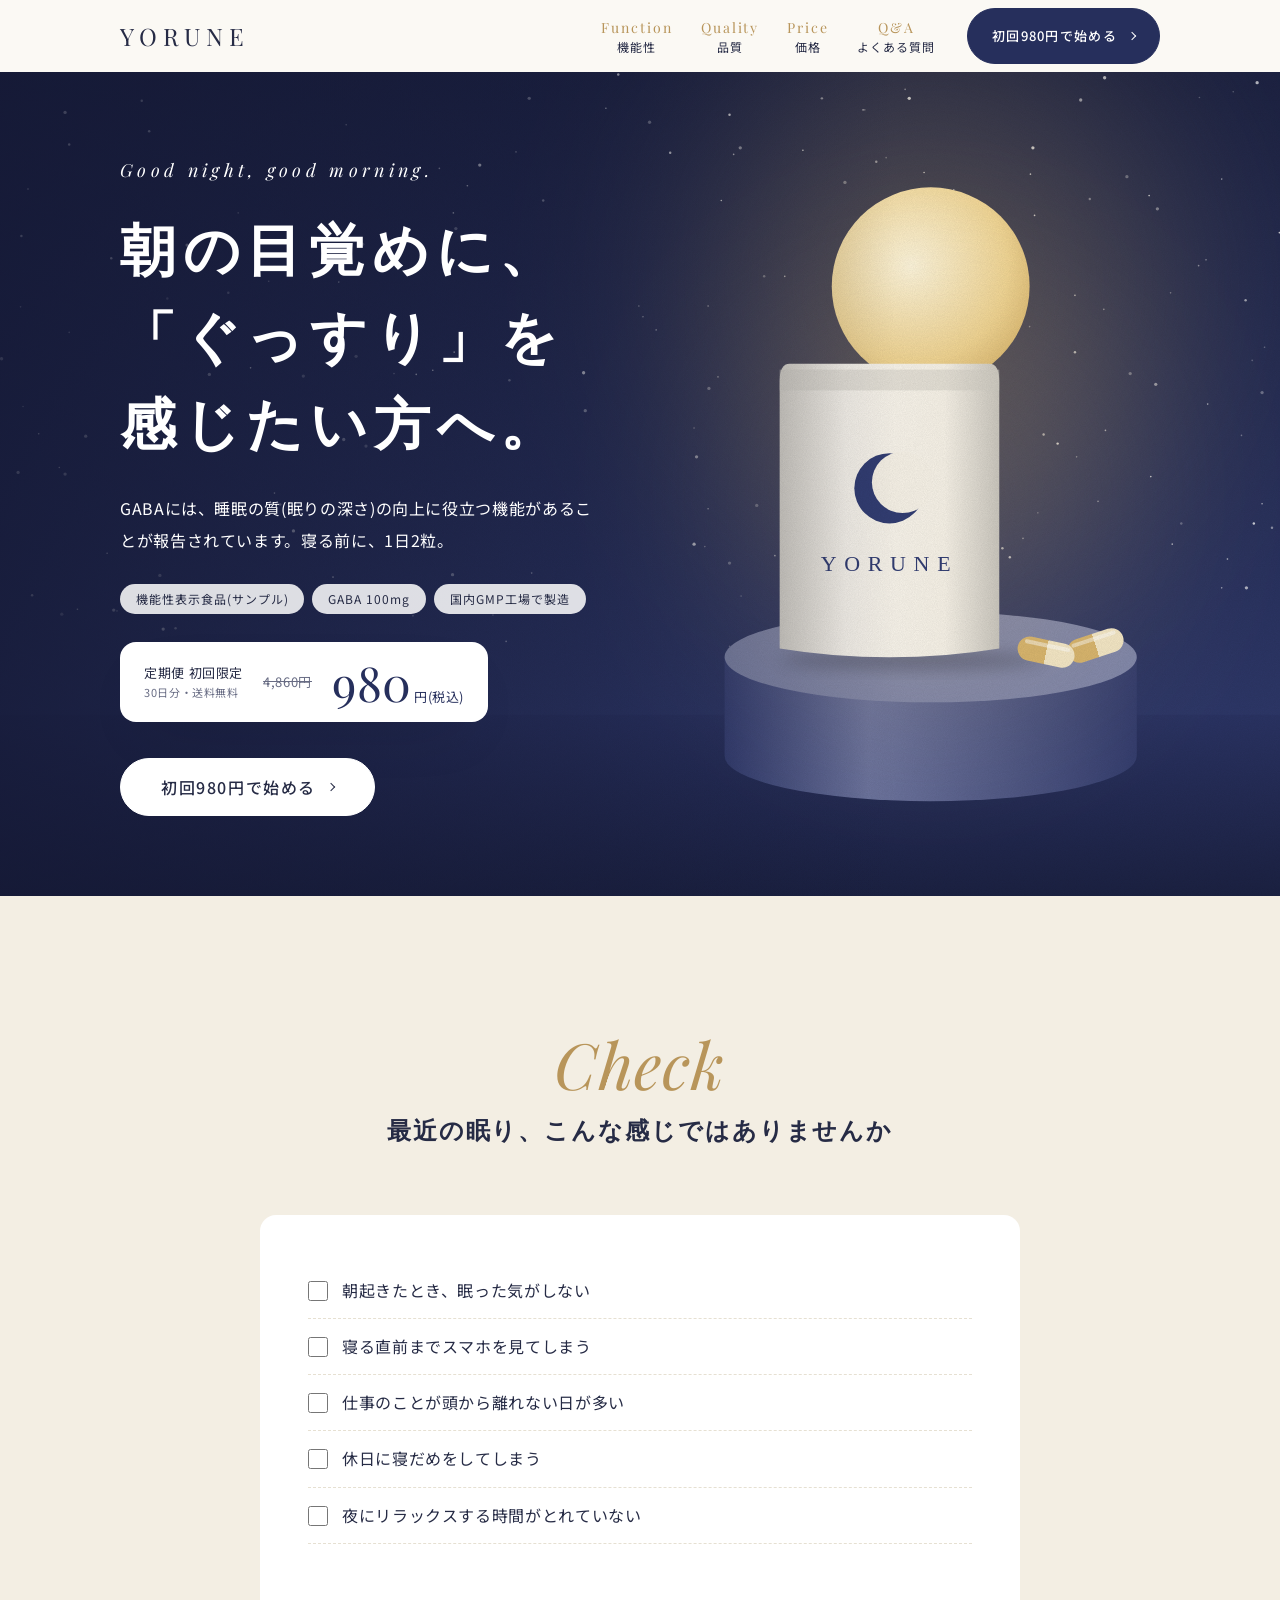
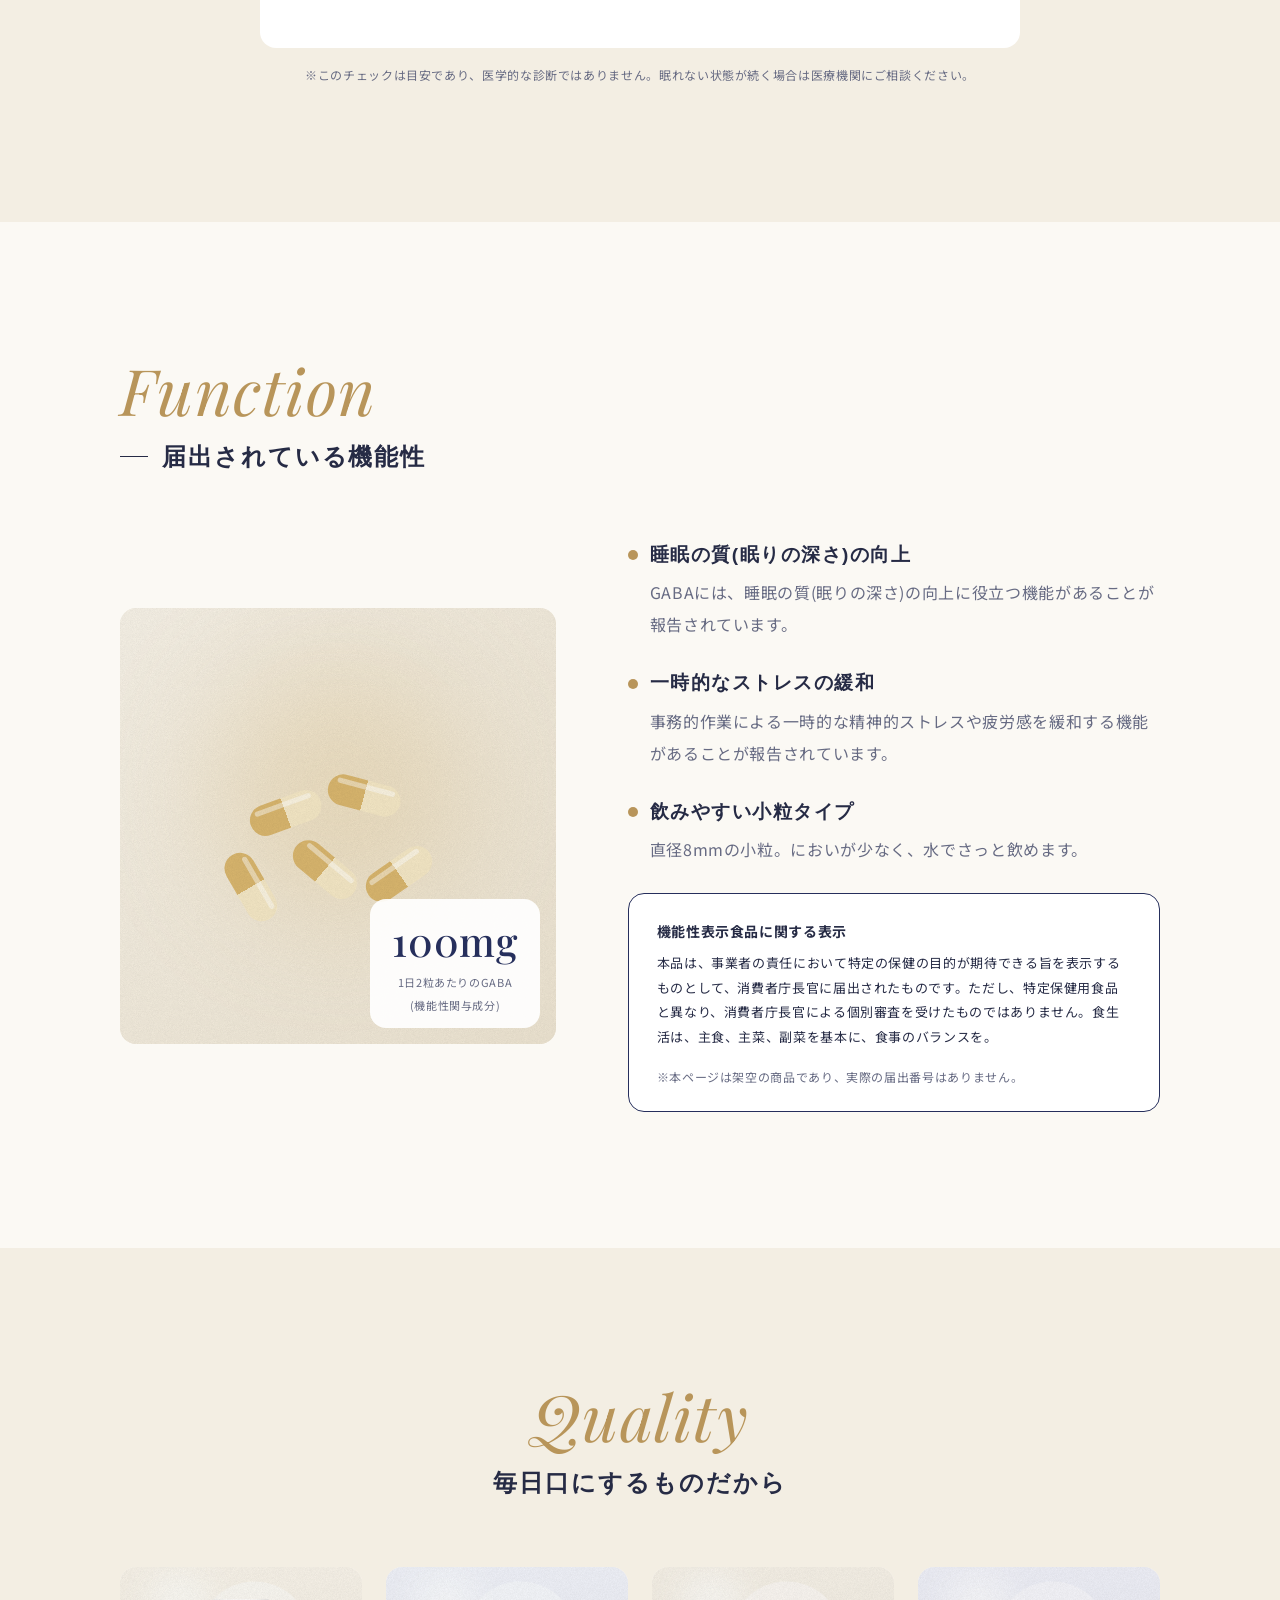
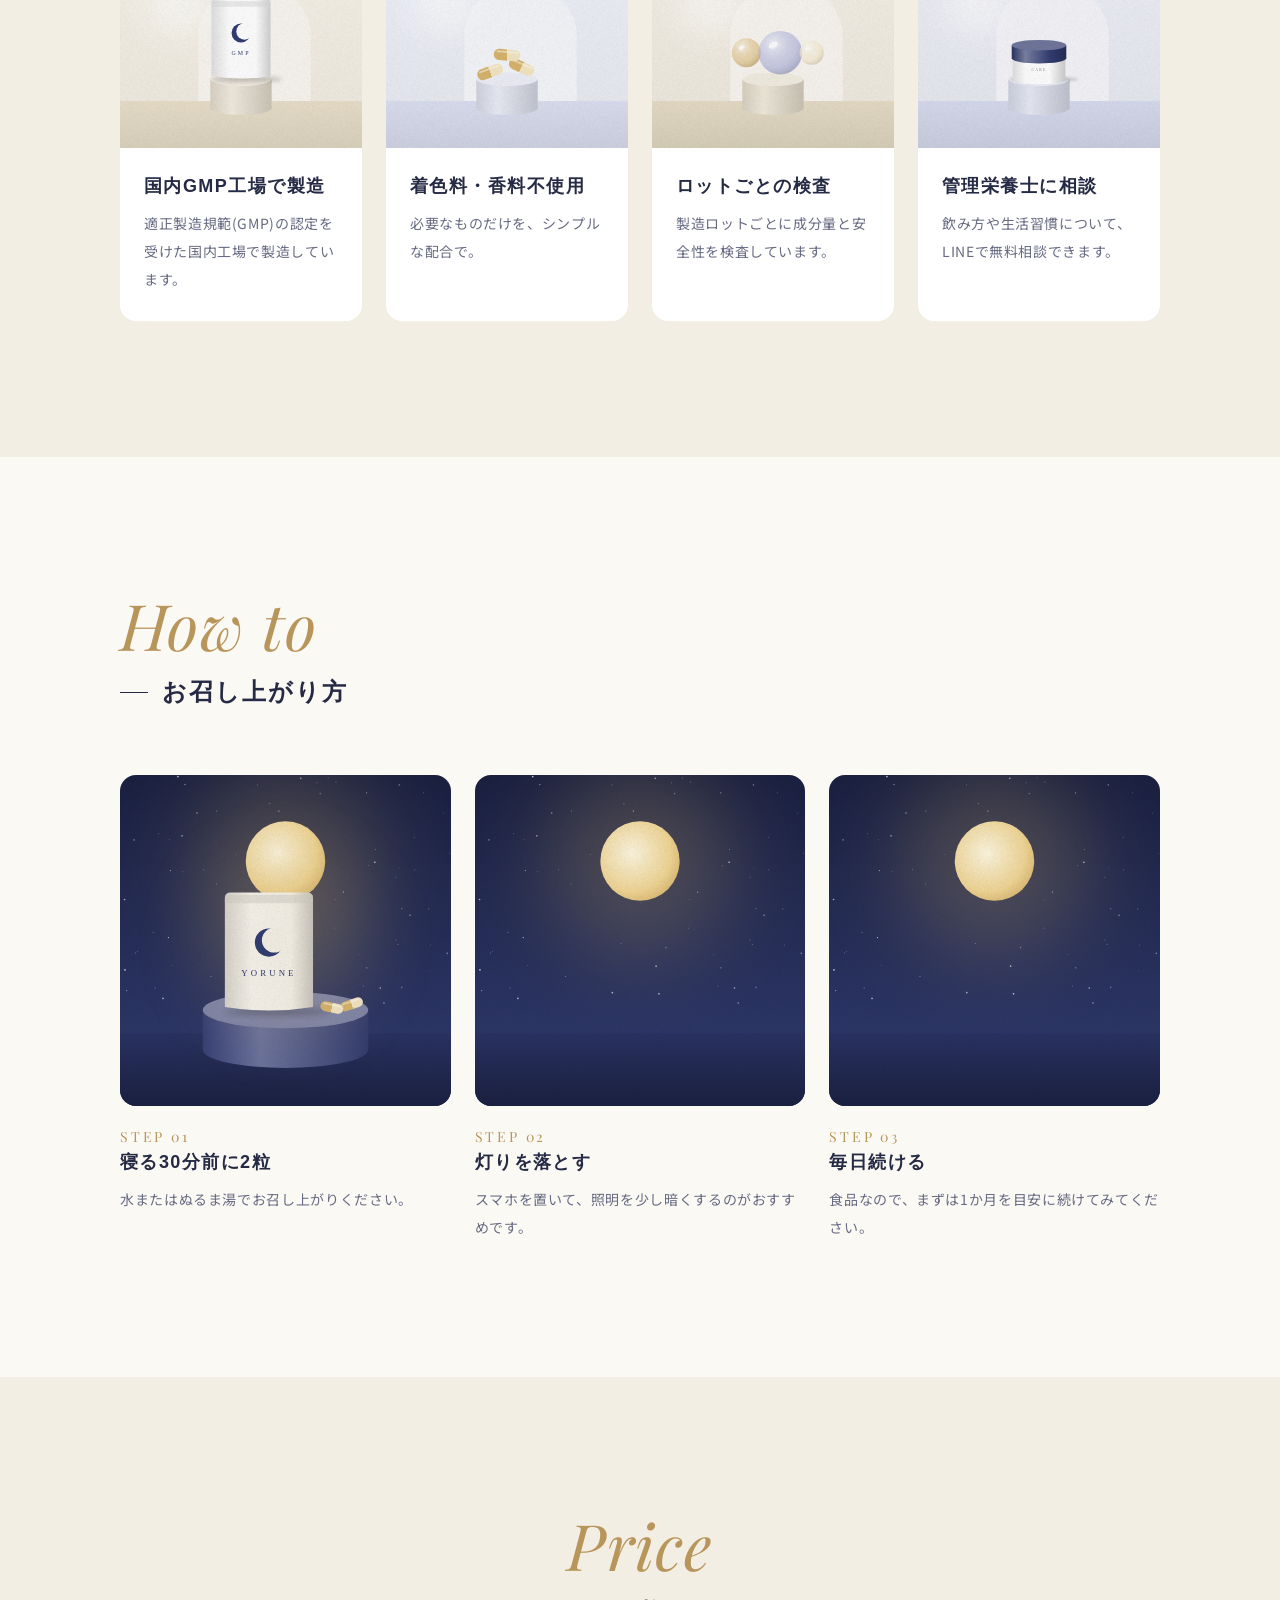
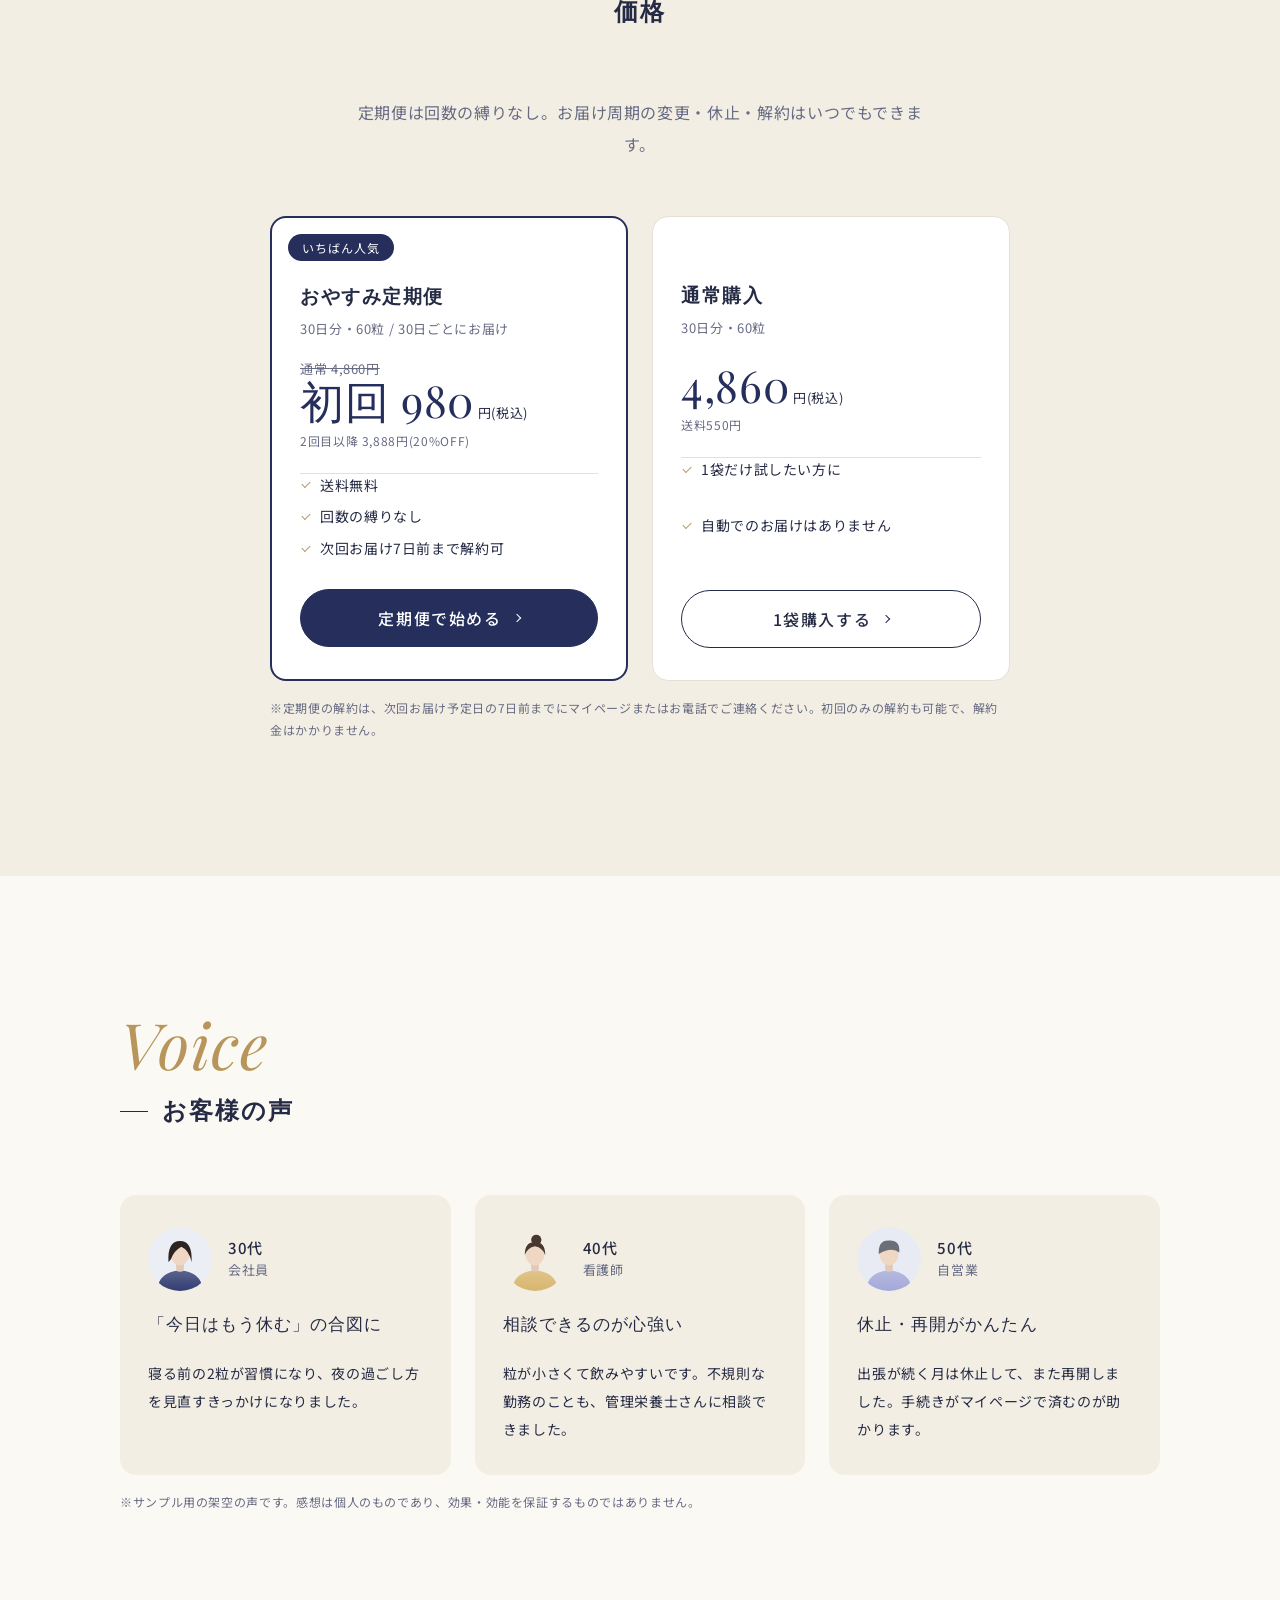
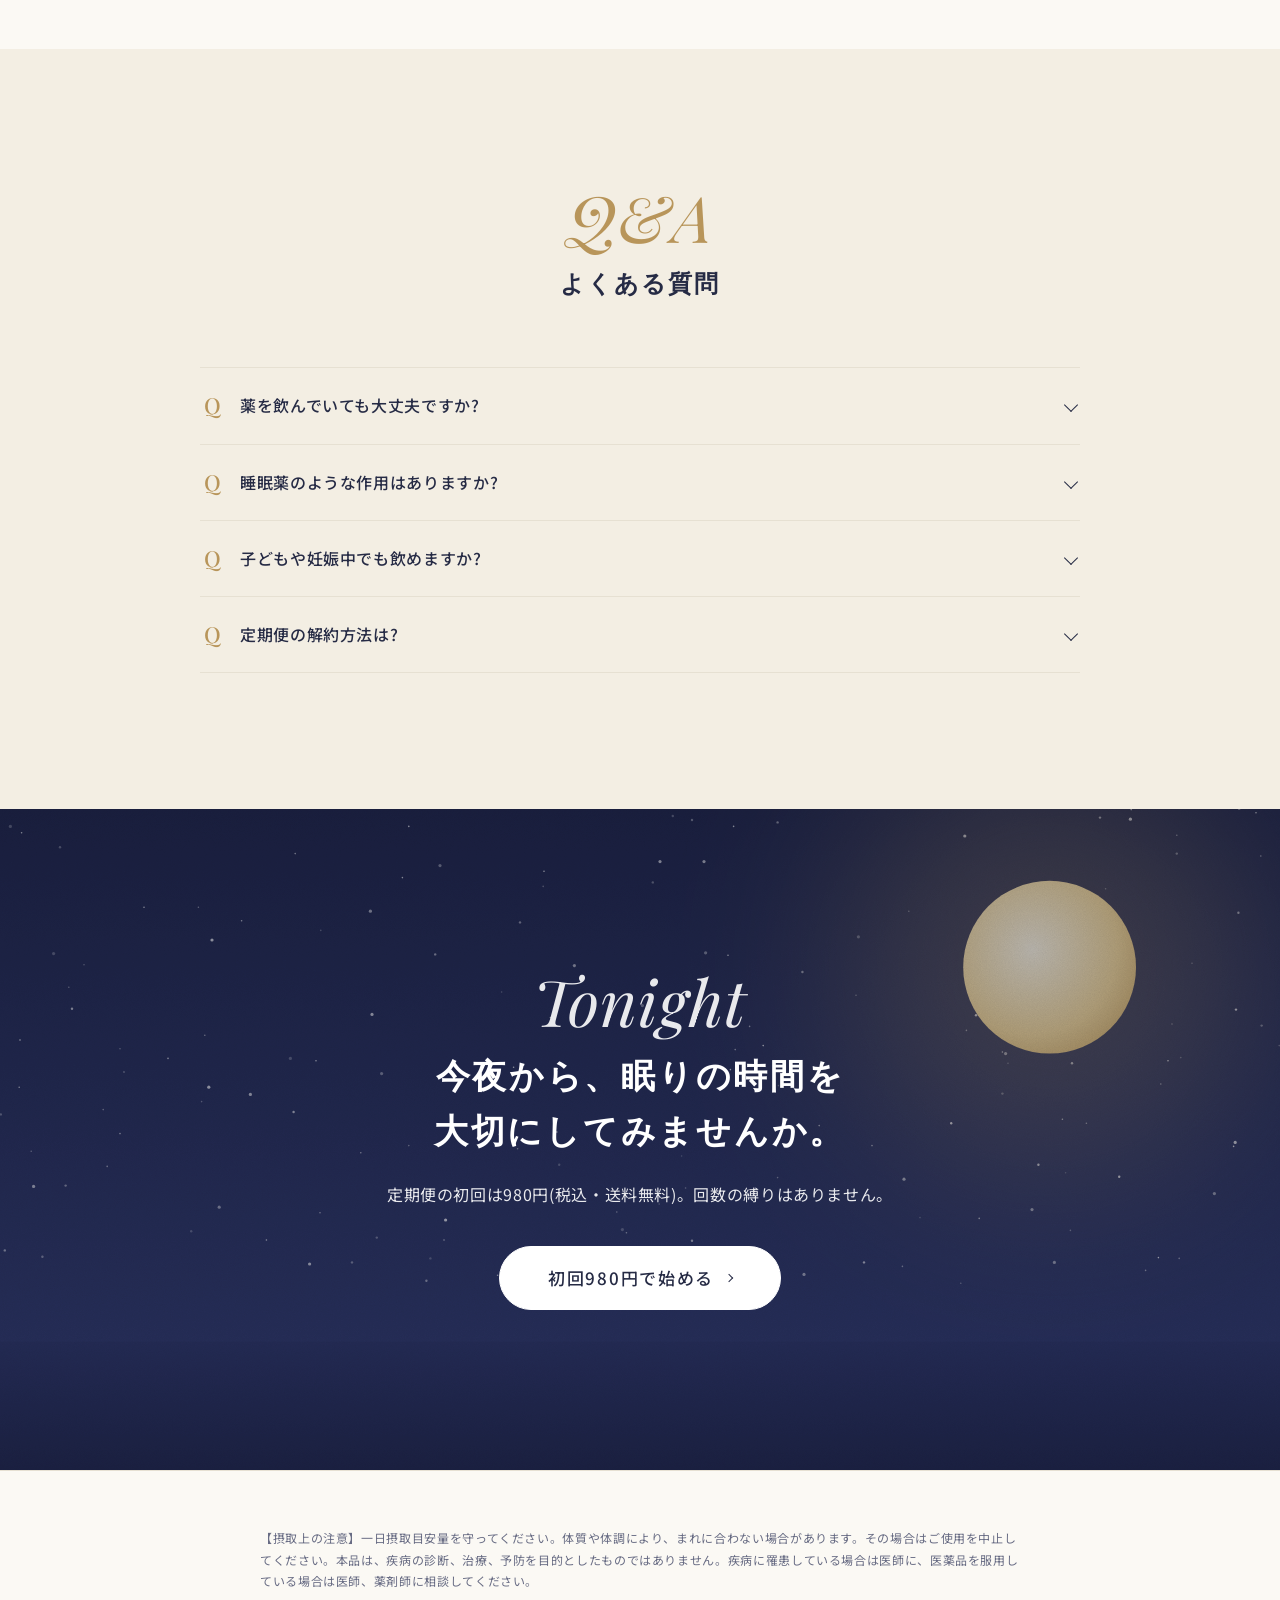
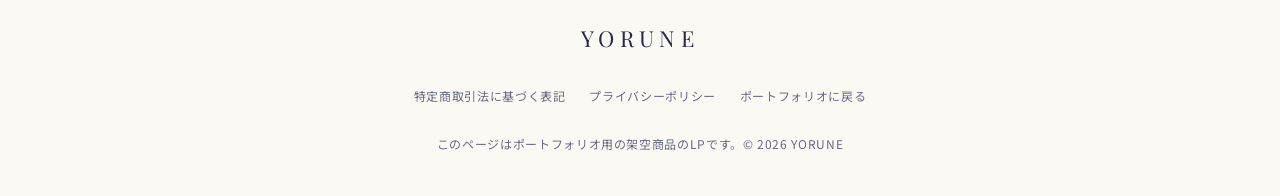
<file: lp/beauty/supplement/index.html>
<!DOCTYPE html>
<html lang="ja">
<head>
<!--
  =====================================================================
  YORUNE(サプリメント・機能性表示食品)LP
  ---------------------------------------------------------------------
  ・文章の差し替え …… 各セクションの「▼ 」コメント内を書き換え
  ・画像の差し替え …… images/ フォルダ(一覧と推奨サイズは images/README.md)
  ・色 / フォント …… theme.css
  ・セルフチェックの文言 …… script.js
  ※機能性表示食品の表示文言は、実際の届出内容に合わせて必ず修正してください。
  =====================================================================
-->
<meta charset="UTF-8">
<meta name="viewport" content="width=device-width, initial-scale=1">
<title>YORUNE(よるね)GABA配合 機能性表示食品 | 定期便 初回980円</title>
<meta name="description" content="睡眠の質(眠りの深さ)の向上に役立つ機能が報告されているGABAを配合した機能性表示食品。定期便の初回は980円・送料無料。">
<meta property="og:title" content="YORUNE(よるね)">
<meta property="og:image" content="images/hero.svg">
<link rel="icon" href="../../../favicon.svg" type="image/svg+xml">
<link rel="preconnect" href="https://fonts.googleapis.com">
<link rel="preconnect" href="https://fonts.gstatic.com" crossorigin>
<link href="https://fonts.googleapis.com/css2?family=Noto+Sans+JP:wght@400;500;700&family=Playfair+Display:ital,wght@1,400;1,500&family=Zen+Maru+Gothic:wght@500;700&display=swap" rel="stylesheet">
<link rel="stylesheet" href="../../assets/css/lp-base.css">
<link rel="stylesheet" href="theme.css">
<script>document.documentElement.classList.add("js")</script>
</head>
<body>

<!-- ▼ ヘッダー ========================================================= -->
<header class="l-header">
  <div class="l-wrap l-header__inner">
    <a class="l-header__logo" href="#top">YORUNE</a>
    <button class="l-header__toggle" type="button" aria-label="メニューを開く" aria-expanded="false" aria-controls="nav"><span></span><span></span><span></span></button>
    <nav class="l-nav" id="nav" aria-label="ページ内メニュー">
      <ul class="l-nav__list">
        <li><a href="#function"><span>Function</span>機能性</a></li>
        <li><a href="#quality"><span>Quality</span>品質</a></li>
        <li><a href="#price"><span>Price</span>価格</a></li>
        <li><a href="#faq"><span>Q&amp;A</span>よくある質問</a></li>
      </ul>
      <a class="c-btn" href="#price">初回980円で始める</a>
    </nav>
  </div>
</header>

<main id="top">

  <!-- ▼ ヒーロー(画像: images/hero.svg)================================ -->
  <section class="p-hero p-hero--full">
    <div class="p-hero__bg"><img src="images/hero.svg" alt="" width="1600" height="1000" fetchpriority="high"></div>
    <div class="l-wrap p-hero__inner">
      <span class="p-hero__en" data-reveal>Good night, good morning.</span>
      <h1 class="p-hero__title" data-reveal>朝の目覚めに、<br>「ぐっすり」を<br>感じたい方へ。</h1>
      <p class="p-hero__text" data-reveal>GABAには、睡眠の質(眠りの深さ)の向上に役立つ機能があることが報告されています。寝る前に、1日2粒。</p>
      <ul class="p-hero__points" data-reveal><li>機能性表示食品(サンプル)</li><li>GABA 100mg</li><li>国内GMP工場で製造</li></ul>
      <div class="c-offer" data-reveal>
        <span class="c-offer__label">定期便 初回限定<small>30日分・送料無料</small></span>
        <s>4,860円</s>
        <span class="c-offer__price">980<small>円(税込)</small></span>
      </div>
      <div class="c-btn-group" data-reveal>
        <a class="c-btn c-btn--light" href="#price">初回980円で始める</a>
      </div>
    </div>
  </section>

  <!-- ▼ セルフチェック(文言は script.js)============================= -->
  <section class="l-sec l-sec--alt">
    <div class="l-wrap">
      <div class="c-sec-head c-sec-head--center" data-reveal>
        <span class="c-sec-head__en">Check</span>
        <h2 class="c-sec-head__ja">最近の眠り、こんな感じではありませんか</h2>
      </div>
      <div class="p-check" id="checkBox" data-reveal>
        <label><input type="checkbox">朝起きたとき、眠った気がしない</label>
        <label><input type="checkbox">寝る直前までスマホを見てしまう</label>
        <label><input type="checkbox">仕事のことが頭から離れない日が多い</label>
        <label><input type="checkbox">休日に寝だめをしてしまう</label>
        <label><input type="checkbox">夜にリラックスする時間がとれていない</label>
        <p class="p-check__out" id="checkOut" aria-live="polite"></p>
      </div>
      <p class="c-note u-center">※このチェックは目安であり、医学的な診断ではありません。眠れない状態が続く場合は医療機関にご相談ください。</p>
    </div>
  </section>

  <!-- ▼ 機能性(画像: images/capsule.svg)============================= -->
  <section class="l-sec" id="function">
    <div class="l-wrap">
      <div class="c-sec-head" data-reveal>
        <span class="c-sec-head__en">Function</span>
        <h2 class="c-sec-head__ja">届出されている機能性</h2>
      </div>
      <div class="p-func" data-reveal>
        <div style="position:relative">
          <figure class="c-media" style="--ratio:1"><img src="images/capsule.svg" alt="YORUNEの粒" width="1000" height="1000" loading="lazy"></figure>
          <p class="p-func__mg"><b>100mg</b><span>1日2粒あたりのGABA<br>(機能性関与成分)</span></p>
        </div>
        <div class="p-func__list">
          <div><h3>睡眠の質(眠りの深さ)の向上</h3><p>GABAには、睡眠の質(眠りの深さ)の向上に役立つ機能があることが報告されています。</p></div>
          <div><h3>一時的なストレスの緩和</h3><p>事務的作業による一時的な精神的ストレスや疲労感を緩和する機能があることが報告されています。</p></div>
          <div><h3>飲みやすい小粒タイプ</h3><p>直径8mmの小粒。においが少なく、水でさっと飲めます。</p></div>
          <div class="p-disclosure">
            <b>機能性表示食品に関する表示</b>
            本品は、事業者の責任において特定の保健の目的が期待できる旨を表示するものとして、消費者庁長官に届出されたものです。ただし、特定保健用食品と異なり、消費者庁長官による個別審査を受けたものではありません。食生活は、主食、主菜、副菜を基本に、食事のバランスを。
            <span class="c-note" style="display:block">※本ページは架空の商品であり、実際の届出番号はありません。</span>
          </div>
        </div>
      </div>
    </div>
  </section>

  <!-- ▼ 品質(画像: images/quality-01〜04)============================ -->
  <section class="l-sec l-sec--alt" id="quality">
    <div class="l-wrap">
      <div class="c-sec-head c-sec-head--center" data-reveal>
        <span class="c-sec-head__en">Quality</span>
        <h2 class="c-sec-head__ja">毎日口にするものだから</h2>
      </div>
      <div class="c-grid c-grid--4" data-reveal>
        <article class="c-card"><figure class="c-media"><img src="images/quality-01.svg" alt="" width="1000" height="750" loading="lazy"></figure><div class="c-card__body"><h3 class="c-card__title">国内GMP工場で製造</h3><p>適正製造規範(GMP)の認定を受けた国内工場で製造しています。</p></div></article>
        <article class="c-card"><figure class="c-media"><img src="images/quality-02.svg" alt="" width="1000" height="750" loading="lazy"></figure><div class="c-card__body"><h3 class="c-card__title">着色料・香料不使用</h3><p>必要なものだけを、シンプルな配合で。</p></div></article>
        <article class="c-card"><figure class="c-media"><img src="images/quality-03.svg" alt="" width="1000" height="750" loading="lazy"></figure><div class="c-card__body"><h3 class="c-card__title">ロットごとの検査</h3><p>製造ロットごとに成分量と安全性を検査しています。</p></div></article>
        <article class="c-card"><figure class="c-media"><img src="images/quality-04.svg" alt="" width="1000" height="750" loading="lazy"></figure><div class="c-card__body"><h3 class="c-card__title">管理栄養士に相談</h3><p>飲み方や生活習慣について、LINEで無料相談できます。</p></div></article>
      </div>
    </div>
  </section>

  <!-- ▼ お召し上がり方(画像: images/how-01〜03)======================= -->
  <section class="l-sec">
    <div class="l-wrap">
      <div class="c-sec-head" data-reveal>
        <span class="c-sec-head__en">How to</span>
        <h2 class="c-sec-head__ja">お召し上がり方</h2>
      </div>
      <div class="c-grid c-grid--3" data-reveal>
        <article class="c-card c-card--plain"><figure class="c-media" style="--ratio:1"><img src="images/how-01.svg" alt="" width="800" height="800" loading="lazy"></figure><div class="c-card__body"><span class="c-step">Step 01</span><h3 class="c-card__title">寝る30分前に2粒</h3><p>水またはぬるま湯でお召し上がりください。</p></div></article>
        <article class="c-card c-card--plain"><figure class="c-media" style="--ratio:1"><img src="images/how-02.svg" alt="" width="800" height="800" loading="lazy"></figure><div class="c-card__body"><span class="c-step">Step 02</span><h3 class="c-card__title">灯りを落とす</h3><p>スマホを置いて、照明を少し暗くするのがおすすめです。</p></div></article>
        <article class="c-card c-card--plain"><figure class="c-media" style="--ratio:1"><img src="images/how-03.svg" alt="" width="800" height="800" loading="lazy"></figure><div class="c-card__body"><span class="c-step">Step 03</span><h3 class="c-card__title">毎日続ける</h3><p>食品なので、まずは1か月を目安に続けてみてください。</p></div></article>
      </div>
    </div>
  </section>

  <!-- ▼ 価格 ========================================================= -->
  <section class="l-sec l-sec--alt" id="price">
    <div class="l-wrap l-wrap--narrow">
      <div class="c-sec-head c-sec-head--center" data-reveal>
        <span class="c-sec-head__en">Price</span>
        <h2 class="c-sec-head__ja">価格</h2>
      </div>
      <p class="c-lead u-center" data-reveal>定期便は回数の縛りなし。お届け周期の変更・休止・解約はいつでもできます。</p>
      <div class="c-grid c-grid--2 u-mt-l" data-reveal>
        <article class="c-price is-featured">
          <span class="c-price__flag">いちばん人気</span>
          <div class="c-price__body" style="padding-top:64px">
            <h3 class="c-price__name">おやすみ定期便</h3>
            <p class="c-price__desc">30日分・60粒 / 30日ごとにお届け</p>
            <p class="c-price__amount"><s>通常 4,860円</s>初回 980<small>円(税込)</small></p>
            <p class="c-price__sub">2回目以降 3,888円(20%OFF)</p>
            <ul class="c-price__list"><li>送料無料</li><li>回数の縛りなし</li><li>次回お届け7日前まで解約可</li></ul>
            <a class="c-btn c-btn--block" href="#price">定期便で始める</a>
          </div>
        </article>
        <article class="c-price">
          <div class="c-price__body" style="padding-top:64px">
            <h3 class="c-price__name">通常購入</h3>
            <p class="c-price__desc">30日分・60粒</p>
            <p class="c-price__amount">4,860<small>円(税込)</small></p>
            <p class="c-price__sub">送料550円</p>
            <ul class="c-price__list"><li>1袋だけ試したい方に</li><li>自動でのお届けはありません</li></ul>
            <a class="c-btn c-btn--ghost c-btn--block" href="#price">1袋購入する</a>
          </div>
        </article>
      </div>
      <p class="c-note">※定期便の解約は、次回お届け予定日の7日前までにマイページまたはお電話でご連絡ください。初回のみの解約も可能で、解約金はかかりません。</p>
    </div>
  </section>

  <!-- ▼ お客様の声(画像: images/voice-01〜03)========================= -->
  <section class="l-sec" id="voice">
    <div class="l-wrap">
      <div class="c-sec-head" data-reveal>
        <span class="c-sec-head__en">Voice</span>
        <h2 class="c-sec-head__ja">お客様の声</h2>
      </div>
      <div class="c-grid c-grid--3" data-reveal>
        <article class="c-voice" style="background:var(--c-bg-alt)">
          <div class="c-voice__head"><figure class="c-media c-media--circle"><img src="images/voice-01.svg" alt="" width="400" height="400" loading="lazy"></figure><p class="c-voice__who"><b>30代</b>会社員</p></div>
          <p class="c-voice__title">「今日はもう休む」の合図に</p>
          <blockquote>寝る前の2粒が習慣になり、夜の過ごし方を見直すきっかけになりました。</blockquote>
        </article>
        <article class="c-voice" style="background:var(--c-bg-alt)">
          <div class="c-voice__head"><figure class="c-media c-media--circle"><img src="images/voice-02.svg" alt="" width="400" height="400" loading="lazy"></figure><p class="c-voice__who"><b>40代</b>看護師</p></div>
          <p class="c-voice__title">相談できるのが心強い</p>
          <blockquote>粒が小さくて飲みやすいです。不規則な勤務のことも、管理栄養士さんに相談できました。</blockquote>
        </article>
        <article class="c-voice" style="background:var(--c-bg-alt)">
          <div class="c-voice__head"><figure class="c-media c-media--circle"><img src="images/voice-03.svg" alt="" width="400" height="400" loading="lazy"></figure><p class="c-voice__who"><b>50代</b>自営業</p></div>
          <p class="c-voice__title">休止・再開がかんたん</p>
          <blockquote>出張が続く月は休止して、また再開しました。手続きがマイページで済むのが助かります。</blockquote>
        </article>
      </div>
      <p class="c-note">※サンプル用の架空の声です。感想は個人のものであり、効果・効能を保証するものではありません。</p>
    </div>
  </section>

  <!-- ▼ よくある質問 ================================================= -->
  <section class="l-sec l-sec--alt p-faq" id="faq">
    <div class="l-wrap">
      <div class="c-sec-head c-sec-head--center" data-reveal>
        <span class="c-sec-head__en">Q&amp;A</span>
        <h2 class="c-sec-head__ja">よくある質問</h2>
      </div>
      <div class="p-faq__list" data-reveal>
        <details class="p-faq__item"><summary>薬を飲んでいても大丈夫ですか?</summary><p class="p-faq__a">医薬品を服用中の方、通院中の方は、お召し上がりの前に医師・薬剤師にご相談ください。</p></details>
        <details class="p-faq__item"><summary>睡眠薬のような作用はありますか?</summary><p class="p-faq__a">本品は食品であり、医薬品ではありません。疾病の診断・治療・予防を目的としたものではありません。</p></details>
        <details class="p-faq__item"><summary>子どもや妊娠中でも飲めますか?</summary><p class="p-faq__a">本品は成人を対象としています。未成年の方、妊娠中・授乳中の方はお控えください。</p></details>
        <details class="p-faq__item"><summary>定期便の解約方法は?</summary><p class="p-faq__a">マイページの「定期便の管理」またはお電話で受け付けています。次回お届け予定日の7日前までにご連絡ください。</p></details>
      </div>
    </div>
  </section>

  <!-- ▼ 最後のCTA(画像: images/cta.svg)============================= -->
  <section class="p-cta">
    <div class="p-cta__bg"><img src="images/cta.svg" alt="" width="1600" height="900" loading="lazy"></div>
    <div class="l-wrap p-cta__inner" data-reveal>
      <span class="c-sec-head__en">Tonight</span>
      <h2 class="p-cta__title">今夜から、眠りの時間を<br>大切にしてみませんか。</h2>
      <p>定期便の初回は980円(税込・送料無料)。回数の縛りはありません。</p>
      <div class="c-btn-group c-btn-group--center">
        <a class="c-btn c-btn--light c-btn--lg" href="#price">初回980円で始める</a>
      </div>
    </div>
  </section>
</main>

<!-- ▼ フッター ======================================================= -->
<footer class="l-footer">
  <div class="l-wrap l-footer__inner">
    <p class="l-footer__legal">【摂取上の注意】一日摂取目安量を守ってください。体質や体調により、まれに合わない場合があります。その場合はご使用を中止してください。本品は、疾病の診断、治療、予防を目的としたものではありません。疾病に罹患している場合は医師に、医薬品を服用している場合は医師、薬剤師に相談してください。</p>
    <a class="l-footer__logo" href="#top">YORUNE</a>
    <ul class="l-footer__links">
      <li><a href="#top">特定商取引法に基づく表記</a></li>
      <li><a href="#top">プライバシーポリシー</a></li>
      <li><a href="../../../">ポートフォリオに戻る</a></li>
    </ul>
    <p>このページはポートフォリオ用の架空商品のLPです。© <span data-year></span> YORUNE</p>
  </div>
</footer>

<div class="c-sticky"><a class="c-btn" href="#price">定期便 初回980円で始める</a></div>

<script src="../../assets/js/lp-base.js" defer></script>
<script src="script.js" defer></script>
</body>
</html>
</file>
<file: assets/css/style.css>
/* Shared styles for portfolio pages (top / category / 404).
   Each LP under /lp/ is self-contained and does not use this file. */
:root{
  --ink:#1c1c1e; --muted:#6b6b70; --line:#e4e2dd; --bg:#f7f6f3; --card:#fff; --accent:#5b3d63;
  --sans:"Noto Sans JP","Hiragino Sans","Yu Gothic",sans-serif;
  --en:"Inter",var(--sans);
}
*{box-sizing:border-box;margin:0}
html{scroll-behavior:smooth}
@media (prefers-reduced-motion:reduce){html{scroll-behavior:auto}*{animation:none!important;transition:none!important}}
body{font-family:var(--sans);color:var(--ink);background:var(--bg);line-height:1.8;font-size:16px}
a{color:inherit}
:focus-visible{outline:3px solid var(--accent);outline-offset:3px}
.wrap{max-width:1120px;margin:0 auto;padding:0 24px}
h1,h2,h3{line-height:1.4;font-weight:700}

.site-header{border-bottom:1px solid var(--line);background:rgba(247,246,243,.92);backdrop-filter:blur(8px);position:sticky;top:0;z-index:10}
.site-header .wrap{display:flex;align-items:center;justify-content:space-between;height:60px}
.site-logo{font-family:var(--en);font-weight:700;font-size:18px;letter-spacing:.06em;text-decoration:none}
.site-header nav{display:flex;gap:24px;font-size:14px}
.site-header nav a{text-decoration:none;color:var(--muted)}
.site-header nav a:hover,.site-header nav a[aria-current]{color:var(--ink)}

.intro{padding:96px 0 64px}
.intro .label{font-family:var(--en);font-size:13px;letter-spacing:.2em;color:var(--muted);margin-bottom:12px;display:block}
.intro h1{font-size:clamp(30px,5.2vw,52px);margin-bottom:20px}
.intro p{max-width:36em;color:var(--muted)}
.crumb{font-size:13px;color:var(--muted);margin-bottom:16px}
.crumb a{text-decoration:none}
.crumb a:hover{text-decoration:underline}

.section{padding:48px 0 96px}
.section-head{display:flex;justify-content:space-between;align-items:baseline;gap:16px;margin-bottom:24px;flex-wrap:wrap}
.section-head h2{font-size:24px}
.section-head p{color:var(--muted);font-size:14px}

.works{display:grid;grid-template-columns:repeat(auto-fill,minmax(300px,1fr));gap:24px;list-style:none;padding:0}
.work{background:var(--card);border:1px solid var(--line);border-radius:14px;overflow:hidden;display:flex;flex-direction:column;transition:transform .2s,box-shadow .2s}
.work:hover{transform:translateY(-4px);box-shadow:0 14px 32px rgba(0,0,0,.08)}
.thumb{position:relative;aspect-ratio:16/10;overflow:hidden;background:var(--line)}
.thumb img{position:absolute;inset:0;width:100%;height:100%;object-fit:cover;transition:transform .6s cubic-bezier(.2,.7,.2,1)}
.work:hover .thumb img{transform:scale(1.04)}
.thumb .brand{position:absolute;left:16px;bottom:12px;z-index:1;font-size:13px;font-weight:700;letter-spacing:.16em;background:rgba(255,255,255,.9);padding:4px 12px;border-radius:999px;color:var(--ink)}
.work .body{padding:20px;display:flex;flex-direction:column;gap:8px;flex:1}
.work .genre{font-family:var(--en);font-size:12px;letter-spacing:.16em;color:var(--muted);text-transform:uppercase}
.work h3{font-size:17px}
.work h3 a{text-decoration:none}
.work h3 a::after{content:"";position:absolute;inset:0}
.work{position:relative}
.work p{font-size:14px;color:var(--muted)}
.tags{display:flex;flex-wrap:wrap;gap:6px;list-style:none;padding:0;margin-top:auto;padding-top:8px}
.tags li{font-size:12px;background:var(--bg);border-radius:999px;padding:2px 10px;color:var(--muted)}

.category{background:var(--card);border:1px solid var(--line);border-radius:14px;padding:28px;display:grid;grid-template-columns:1fr auto;gap:16px;align-items:center;text-decoration:none;transition:box-shadow .2s}
.category:hover{box-shadow:0 10px 24px rgba(0,0,0,.06)}
.category h3{font-size:20px}
.category p{color:var(--muted);font-size:14px}
.category .count{font-family:var(--en);font-size:14px;color:var(--muted);white-space:nowrap}
.category .count::after{content:" →"}
.category-list{display:grid;gap:16px}

.about{border-top:1px solid var(--line);padding:64px 0}
.about dl{display:grid;grid-template-columns:140px 1fr;gap:12px 24px;max-width:720px;font-size:15px}
.about dt{color:var(--muted)}
@media(max-width:600px){.about dl{grid-template-columns:1fr;gap:2px}.about dd{margin-bottom:12px}}

.site-footer{border-top:1px solid var(--line);padding:32px 0;font-size:13px;color:var(--muted)}

.notfound{min-height:70vh;display:grid;place-items:center;text-align:center;padding:64px 24px}
.notfound .code{font-family:var(--en);font-size:96px;font-weight:700;line-height:1;color:var(--line)}
.notfound p{color:var(--muted);margin:16px 0 28px}
.btn-link{display:inline-block;background:var(--ink);color:#fff;text-decoration:none;padding:12px 28px;border-radius:999px;font-weight:700}
.btn-link:hover{background:var(--accent)}
</file>
<file: lp/assets/css/lp-base.css>
/* =====================================================================
   LP BASE — 全LP共通のレイアウト・部品
   ---------------------------------------------------------------------
   ・色 / フォント / 角丸 などは各LPフォルダの theme.css で変数を上書きする
   ・このファイルは原則いじらない(全LPに影響するため)
   ・クラス命名: l-=レイアウト / p-=セクション / c-=部品 / u-=ユーティリティ
   ===================================================================== */

:root{
  /* ---- color ---- */
  --c-bg:#fff;            /* ページ背景 */
  --c-bg-alt:#f6f4f1;     /* 交互セクション背景 */
  --c-surface:#fff;       /* カード背景 */
  --c-text:#2b2b2b;
  --c-muted:#6d6a66;
  --c-line:#e6e1da;
  --c-main:#2b2b2b;       /* ボタン・強調 */
  --c-on-main:#fff;       /* --c-main 上の文字色 */
  --c-accent:#b08d57;     /* 英字見出し・番号など */
  --c-dark:#2b2b2b;       /* 濃色セクション背景 */
  --c-on-dark:#fff;
  --c-cta:var(--c-main);  /* 申込ボタン */
  --c-on-cta:var(--c-on-main);
  /* ---- font ---- */
  --f-body:"Noto Sans JP","Hiragino Sans","Yu Gothic",sans-serif;
  --f-head:"Noto Serif JP","Yu Mincho",serif;
  --f-en:"Cormorant Garamond",serif;
  --head-weight:500;
  --en-weight:400;
  --en-style:normal;
  --en-transform:none;
  --en-size:clamp(40px,6.4vw,80px);
  --ls-body:.04em;
  --ls-head:.1em;
  /* ---- shape ---- */
  --radius:4px;           /* ボタン以外の小さい角丸 */
  --radius-lg:8px;        /* 画像・カード */
  --radius-btn:999px;
  --shadow:0 24px 60px -28px rgba(0,0,0,.22);
  /* ---- layout ---- */
  --wrap:1120px;
  --sec-pad:clamp(80px,11vw,136px);
  --header-h:72px;
  /* ---- hero ---- */
  --hero-overlay:linear-gradient(90deg,rgba(0,0,0,.45),rgba(0,0,0,0) 65%);
  --hero-text:#fff;
}

/* ---------- reset / base ---------- */
*,*::before,*::after{box-sizing:border-box}
*{margin:0}
html{scroll-behavior:smooth;scroll-padding-top:var(--header-h);-webkit-text-size-adjust:100%}
body{font-family:var(--f-body);color:var(--c-text);background:var(--c-bg);font-size:15px;line-height:2;letter-spacing:var(--ls-body);-webkit-font-smoothing:antialiased;overflow-x:hidden}
@media(min-width:768px){body{font-size:16px}}
img,svg{display:block;max-width:100%;height:auto}
a{color:inherit}
button{font:inherit;color:inherit}
ul[class],ol[class]{list-style:none;padding:0}
h1,h2,h3,h4{font-family:var(--f-head);font-weight:var(--head-weight);letter-spacing:var(--ls-head);line-height:1.6}
:focus-visible{outline:2px solid var(--c-accent);outline-offset:3px}
.u-sr{position:absolute!important;width:1px;height:1px;overflow:hidden;clip:rect(0 0 0 0);white-space:nowrap}
.u-pc{display:none}@media(min-width:768px){.u-pc{display:inline}.u-sp{display:none}}
.u-center{text-align:center}
.u-mt-s{margin-top:16px}.u-mt-m{margin-top:32px}.u-mt-l{margin-top:56px}

@media (prefers-reduced-motion:reduce){
  html{scroll-behavior:auto}
  *,*::before,*::after{animation:none!important;transition:none!important}
}

/* ---------- layout ---------- */
.l-wrap{width:100%;max-width:var(--wrap);margin:0 auto;padding:0 20px}
@media(min-width:768px){.l-wrap{padding:0 40px}}
.l-wrap--narrow{max-width:820px}
.l-sec{padding:var(--sec-pad) 0}
.l-sec--alt{background:var(--c-bg-alt)}
.l-sec--dark{background:var(--c-dark);color:var(--c-on-dark)}
.l-sec--dark .c-lead,.l-sec--dark .c-note{color:inherit;opacity:.78}

/* ---------- header ---------- */
.l-header{position:sticky;top:0;z-index:50;height:var(--header-h);background:color-mix(in srgb,var(--c-bg) 88%,transparent);backdrop-filter:blur(12px);-webkit-backdrop-filter:blur(12px);transition:box-shadow .3s}
.l-header.is-scrolled{box-shadow:0 1px 0 var(--c-line)}
.l-header__inner{height:100%;display:flex;align-items:center;justify-content:space-between;gap:24px}
.l-header__logo{display:flex;align-items:center;text-decoration:none;font-family:var(--f-en);font-size:24px;letter-spacing:.24em;line-height:1}
.l-header__logo img{height:28px;width:auto}
.l-nav{display:flex;align-items:center;gap:32px}
.l-nav__list{display:flex;gap:28px}
.l-nav__list a{display:flex;flex-direction:column;align-items:center;text-decoration:none;font-size:12px;line-height:1.5;letter-spacing:.08em}
.l-nav__list a span{font-family:var(--f-en);font-size:14px;letter-spacing:.14em;text-transform:var(--en-transform);color:var(--c-accent)}
.l-nav__list a:hover{opacity:.65}
.l-nav .c-btn{padding:12px 24px;font-size:13px}
.l-header__toggle{display:none;width:44px;height:44px;border:0;background:none;position:relative;cursor:pointer}
.l-header__toggle span{position:absolute;left:11px;right:11px;height:1px;background:var(--c-text);transition:transform .3s,opacity .3s}
.l-header__toggle span:nth-child(1){top:16px}.l-header__toggle span:nth-child(2){top:22px}.l-header__toggle span:nth-child(3){top:28px}
.is-nav-open .l-header__toggle span:nth-child(1){transform:translateY(6px) rotate(45deg)}
.is-nav-open .l-header__toggle span:nth-child(2){opacity:0}
.is-nav-open .l-header__toggle span:nth-child(3){transform:translateY(-6px) rotate(-45deg)}
@media(max-width:959px){
  .l-header__toggle{display:block}
  .l-nav{position:fixed;inset:var(--header-h) 0 0;background:var(--c-bg);flex-direction:column;justify-content:center;gap:40px;opacity:0;visibility:hidden;transition:opacity .3s,visibility .3s}
  .is-nav-open .l-nav{opacity:1;visibility:visible}
  .l-nav__list{flex-direction:column;gap:24px;text-align:center}
  .l-nav__list a{font-size:14px}
  .is-nav-open{overflow:hidden}
}

/* ---------- button ---------- */
.c-btn{display:inline-flex;align-items:center;justify-content:center;gap:12px;min-height:56px;padding:16px 40px;border-radius:var(--radius-btn);background:var(--c-cta);color:var(--c-on-cta);text-decoration:none;font-weight:500;letter-spacing:.1em;line-height:1.5;border:1px solid var(--c-cta);transition:background .3s,color .3s,transform .3s;cursor:pointer}
.c-btn::after{content:"";width:6px;height:6px;border-top:1px solid currentColor;border-right:1px solid currentColor;transform:rotate(45deg);transition:transform .3s}
.c-btn:hover{transform:translateY(-2px)}
.c-btn:hover::after{transform:translateX(3px) rotate(45deg)}
.c-btn--ghost{background:transparent;color:var(--c-text);border-color:currentColor}
.c-btn--light{background:#fff;color:var(--c-text);border-color:#fff}
.c-btn--block{display:flex;width:100%}
.c-btn--lg{min-height:64px;padding:18px 48px;font-size:17px}
.c-btn-group{display:flex;flex-wrap:wrap;gap:12px}
.c-btn-group--center{justify-content:center}
.c-btn small{font-size:.78em;opacity:.85}

/* ---------- typography parts ---------- */
.c-sec-head{margin-bottom:clamp(40px,6vw,64px)}
.c-sec-head__en{display:block;font-family:var(--f-en);font-size:var(--en-size);font-weight:var(--en-weight);font-style:var(--en-style);text-transform:var(--en-transform);line-height:1;letter-spacing:.02em;color:var(--c-accent)}
.c-sec-head__ja{display:flex;align-items:center;gap:14px;margin-top:16px;font-size:clamp(18px,2.4vw,24px)}
.c-sec-head__ja::before{content:"";width:28px;height:1px;background:currentColor;flex:none}
.c-sec-head--center{text-align:center}
.c-sec-head--center .c-sec-head__ja{justify-content:center}
.c-sec-head--center .c-sec-head__ja::before{display:none}
.c-catch{font-family:var(--f-head);font-weight:var(--head-weight);letter-spacing:var(--ls-head);font-size:clamp(22px,3.2vw,32px);line-height:1.7}
.c-lead{max-width:36em;color:var(--c-muted)}
.c-sec-head--center+.c-lead,.u-center .c-lead{margin-left:auto;margin-right:auto}
.c-note{font-size:12px;line-height:1.8;color:var(--c-muted);margin-top:16px}
.c-note+.c-note{margin-top:4px}
.c-num{font-family:var(--f-en);font-size:clamp(48px,6vw,72px);line-height:1;color:var(--c-accent);font-weight:var(--en-weight);font-style:var(--en-style)}
.c-step{display:block;font-family:var(--f-en);font-size:14px;letter-spacing:.2em;text-transform:uppercase;color:var(--c-accent);line-height:1.6}
.c-label{display:inline-block;font-size:12px;letter-spacing:.12em;padding:4px 14px;border:1px solid currentColor;border-radius:var(--radius-btn);line-height:1.6}
.c-tags{display:flex;flex-wrap:wrap;gap:8px}
.c-tags li{font-size:12px;padding:4px 14px;border-radius:var(--radius-btn);background:var(--c-bg-alt);line-height:1.6}

/* ---------- media (画像枠) ----------
   <figure class="c-media" style="--ratio:4/5"><img src="images/xxx.jpg" alt=""></figure>
   どんなサイズの画像を入れても枠の比率でトリミングされる。
   位置調整は style="--pos:50% 20%" のように指定。 */
.c-media{position:relative;aspect-ratio:var(--ratio,4/3);overflow:hidden;border-radius:var(--media-radius,var(--radius-lg));background:var(--c-bg-alt)}
.c-media img{position:absolute;inset:0;width:100%;height:100%;object-fit:cover;object-position:var(--pos,50% 50%)}
.c-media--circle{--media-radius:50%;--ratio:1}
.c-media--arch{--media-radius:999px 999px var(--radius-lg) var(--radius-lg)}
.c-media figcaption{position:absolute;left:16px;bottom:12px;font-size:12px;color:#fff;text-shadow:0 1px 6px rgba(0,0,0,.4)}

/* ---------- hero ---------- */
.p-hero{position:relative;overflow:hidden}
.p-hero__title{font-size:clamp(30px,5.2vw,56px);line-height:1.55;letter-spacing:.12em}
.p-hero__en{display:block;font-family:var(--f-en);font-style:var(--en-style);text-transform:var(--en-transform);font-size:clamp(14px,1.6vw,18px);letter-spacing:.24em;margin-bottom:20px;color:var(--c-accent)}
.p-hero__text{margin-top:24px;max-width:30em}
.p-hero .c-btn-group{margin-top:36px}
.p-hero__points{display:flex;flex-wrap:wrap;gap:8px;margin-top:28px}
.p-hero__points li{font-size:12px;letter-spacing:.08em;padding:6px 16px;border-radius:var(--radius-btn);background:color-mix(in srgb,var(--c-surface) 85%,transparent);color:var(--c-text);line-height:1.5}

/* split: テキスト左 / 画像右 */
.p-hero--split{padding:clamp(32px,5vw,64px) 0 clamp(64px,8vw,104px)}
.p-hero--split .p-hero__inner{display:grid;gap:40px;align-items:center}
@media(min-width:900px){.p-hero--split .p-hero__inner{grid-template-columns:1fr 1.05fr;gap:64px}}
.p-hero--split .p-hero__title{font-size:clamp(28px,3.8vw,46px)}
.p-hero--split .p-hero__media{position:relative}
.p-hero--split .p-hero__media .c-media{--ratio:4/5}
@media(max-width:899px){.p-hero--split .p-hero__media{order:-1}.p-hero--split .p-hero__media .c-media{--ratio:5/4}}

/* full: 画像全面 + 文字重ね */
.p-hero--full{min-height:min(88vh,820px);display:flex;align-items:center;color:var(--hero-text)}
.p-hero--full .p-hero__bg{position:absolute;inset:0}
.p-hero--full .p-hero__bg img{width:100%;height:100%;object-fit:cover;object-position:var(--pos,50% 50%)}
.p-hero--full .p-hero__bg::after{content:"";position:absolute;inset:0;background:var(--hero-overlay)}
.p-hero--full .p-hero__inner{position:relative;z-index:1;padding-top:80px;padding-bottom:80px}
.p-hero--full .p-hero__en{color:inherit;opacity:.85}
@media(max-width:767px){
  /* SP:画像を上、文字を下に分けて表示(テーマ側で --hero-bg-sp / --hero-text-sp / --pos-sp を指定可) */
  .p-hero--full{display:block;min-height:0;background:var(--hero-bg-sp,var(--c-bg));color:var(--hero-text-sp,var(--c-text))}
  .p-hero--full .p-hero__bg{position:relative;aspect-ratio:4/3}
  .p-hero--full .p-hero__bg img{object-position:var(--pos-sp,72% 50%)}
  .p-hero--full .p-hero__bg::after{background:linear-gradient(0deg,var(--hero-bg-sp,var(--c-bg)) 0,transparent 45%)}
  .p-hero--full .p-hero__inner{padding-top:8px;padding-bottom:56px;margin-top:-24px}
  .p-hero--full .p-hero__en{color:var(--c-accent);opacity:1}
}
}

/* frame: 余白つき角丸画像 + 下にテキストカード */
.p-hero--frame{padding:16px 0 clamp(64px,8vw,104px)}
.p-hero--frame .p-hero__media .c-media{--ratio:16/8;--media-radius:clamp(16px,3vw,40px)}
@media(max-width:767px){.p-hero--frame .p-hero__media .c-media{--ratio:4/5}}
.p-hero--frame .p-hero__card{position:relative;z-index:1;background:var(--c-surface);border-radius:var(--radius-lg);padding:clamp(28px,4vw,56px);margin:-96px auto 0;max-width:880px;box-shadow:var(--shadow);text-align:center}
.p-hero--frame .p-hero__title{font-size:clamp(24px,4.2vw,44px)}
.p-hero--frame .p-hero__text{margin-left:auto;margin-right:auto}
.p-hero--frame .c-btn-group,.p-hero--frame .p-hero__points{justify-content:center}

/* キャンペーンバッジ(円形) */
.c-campaign{position:absolute;z-index:2;width:clamp(120px,14vw,168px);aspect-ratio:1;border-radius:50%;background:var(--c-cta);color:var(--c-on-cta);display:flex;flex-direction:column;align-items:center;justify-content:center;text-align:center;line-height:1.3;font-size:12px;letter-spacing:.06em;box-shadow:var(--shadow)}
.c-campaign b{font-family:var(--f-en);font-size:clamp(30px,3.4vw,42px);font-weight:500;line-height:1.1;letter-spacing:0}
.c-campaign s{opacity:.75;font-size:11px}
.c-campaign--tl{left:-12px;top:-12px}.c-campaign--br{right:-8px;bottom:-12px}
@media(max-width:899px){.c-campaign--tl{left:8px;top:8px}.c-campaign--br{right:8px;bottom:-24px}}

/* 価格ボックス(ヒーロー内) */
.c-offer{display:inline-flex;align-items:center;gap:20px;margin-top:28px;padding:16px 24px;border-radius:var(--radius-lg);background:var(--c-surface);color:var(--c-text);box-shadow:var(--shadow);flex-wrap:wrap}
.c-offer__label{font-size:13px;line-height:1.6}
.c-offer__label small{display:block;color:var(--c-muted);font-size:11px}
.c-offer__price{font-family:var(--f-en);font-size:clamp(36px,4vw,48px);line-height:1;color:var(--c-main)}
.c-offer__price small{font-family:var(--f-body);font-size:13px;margin-left:2px}
.c-offer s{color:var(--c-muted);font-size:13px}

/* ---------- concept (画像 + 文章 重ね) ---------- */
.p-concept__inner{display:grid;gap:40px;align-items:center}
@media(min-width:900px){
  .p-concept__inner{grid-template-columns:1fr 1fr;gap:80px}
  .p-concept--reverse .p-concept__media{order:2}
}
.p-concept__media{position:relative}
.p-concept__media .c-media:nth-child(2){position:absolute;width:46%;right:-6%;bottom:-12%;border:6px solid var(--c-bg);--ratio:1}
@media(max-width:899px){.p-concept__media .c-media:nth-child(2){right:0}}
.p-concept__body .c-catch{margin-bottom:28px}
.p-concept__body p+p{margin-top:1.2em}

/* ---------- worry (お悩み) ---------- */
.p-worry__list{display:grid;gap:12px;max-width:880px;margin:0 auto}
@media(min-width:768px){.p-worry__list{grid-template-columns:1fr 1fr;gap:16px}}
.p-worry__list li{display:flex;align-items:center;gap:16px;padding:20px 24px;background:var(--c-surface);border-radius:var(--radius-lg);line-height:1.7}
.p-worry__list li::before{content:"";flex:none;width:22px;height:22px;border-radius:50%;border:1px solid var(--c-accent);background:radial-gradient(circle,var(--c-accent) 0 3px,transparent 4px)}
.p-worry__answer{margin-top:56px;text-align:center}
.p-worry__answer::before{content:"";display:block;width:1px;height:48px;background:var(--c-accent);margin:0 auto 32px}

/* ---------- feature row (ジグザグ) ---------- */
.p-rows{display:grid;gap:clamp(64px,9vw,112px)}
.c-row{display:grid;gap:28px;align-items:center}
@media(min-width:900px){
  .c-row{grid-template-columns:1.1fr 1fr;gap:72px}
  .c-row:nth-child(even) .c-row__media{order:2}
}
.c-row__head{display:flex;align-items:flex-end;gap:16px;margin-bottom:20px}
.c-row__head small{font-family:var(--f-en);letter-spacing:.2em;font-size:13px;color:var(--c-accent);text-transform:uppercase;padding-bottom:8px}
.c-row__title{font-size:clamp(20px,2.6vw,26px);margin-bottom:16px}
.c-row__body p{color:var(--c-muted)}

/* ---------- card grid ---------- */
.c-grid{display:grid;gap:24px}
@media(min-width:640px){.c-grid--2,.c-grid--3,.c-grid--4{grid-template-columns:repeat(2,1fr)}}
@media(min-width:960px){.c-grid--3{grid-template-columns:repeat(3,1fr)}.c-grid--4{grid-template-columns:repeat(4,1fr)}}
.c-card{background:var(--c-surface);border-radius:var(--radius-lg);overflow:hidden;display:flex;flex-direction:column}
.c-card .c-media{--media-radius:0}
.c-card__body{padding:24px 24px 28px;flex:1;display:flex;flex-direction:column}
.c-card__title{font-size:18px;margin-bottom:8px}
.c-card__body p{font-size:14px;color:var(--c-muted)}
.c-card--plain{background:transparent;border-radius:0}
.c-card--plain .c-media{--media-radius:var(--radius-lg)}
.c-card--plain .c-card__body{padding:20px 0 0}
.c-card--center{text-align:center}

/* ---------- price ---------- */
.c-price{position:relative;background:var(--c-surface);border:1px solid var(--c-line);border-radius:var(--radius-lg);overflow:hidden;display:flex;flex-direction:column}
.c-price.is-featured{border:2px solid var(--c-main)}
.c-price__flag{position:absolute;top:16px;left:16px;z-index:1;background:var(--c-main);color:var(--c-on-main);font-size:12px;padding:4px 14px;border-radius:var(--radius-btn);letter-spacing:.08em;line-height:1.6}
.c-price .c-media{--media-radius:0;--ratio:16/10}
.c-price__body{padding:28px 28px 32px;display:flex;flex-direction:column;flex:1}
.c-price__name{font-size:19px}
.c-price__desc{font-size:13px;color:var(--c-muted);margin-top:4px}
.c-price__amount{margin:20px 0 4px;font-family:var(--f-en);font-size:clamp(34px,3.6vw,44px);line-height:1.1;color:var(--c-main)}
.c-price__amount small{font-family:var(--f-body);font-size:13px;margin-left:4px;color:var(--c-text)}
.c-price__amount s{display:block;font-family:var(--f-body);font-size:13px;color:var(--c-muted)}
.c-price__sub{font-size:12px;color:var(--c-muted)}
.c-price__list{margin:20px 0 28px;padding-top:20px;border-top:1px solid var(--c-line);font-size:14px;display:grid;gap:8px;flex:1}
.c-price__list li{position:relative;padding-left:20px;line-height:1.7}
.c-price__list li::before{content:"";position:absolute;left:2px;top:.55em;width:8px;height:5px;border-left:1px solid var(--c-accent);border-bottom:1px solid var(--c-accent);transform:rotate(-45deg)}

/* 比較表 */
.c-table-wrap{overflow-x:auto;-webkit-overflow-scrolling:touch}
.c-table{width:100%;border-collapse:collapse;background:var(--c-surface);font-size:14px}
.c-table--wide{min-width:640px}
.c-table th,.c-table td{padding:18px 16px;border-bottom:1px solid var(--c-line);text-align:center;line-height:1.7}
.c-table thead th{font-family:var(--f-head);font-weight:var(--head-weight);font-size:15px;background:var(--c-bg-alt)}
.c-table thead th.is-featured{background:var(--c-main);color:var(--c-on-main)}
.c-table tbody th{text-align:left;font-weight:500;white-space:nowrap}
.c-table td.is-featured{background:color-mix(in srgb,var(--c-main) 6%,transparent);font-weight:500}
.c-table .is-em{font-family:var(--f-en);font-size:24px;color:var(--c-main)}
@media(max-width:600px){.c-table th,.c-table td{padding:14px 8px;font-size:13px}.c-table tbody th{white-space:normal}}

/* 注意事項ボックス */
.c-box{background:var(--c-surface);border:1px solid var(--c-line);border-radius:var(--radius-lg);padding:24px 28px;font-size:14px}
.c-box__title{font-size:15px;margin-bottom:8px;font-family:var(--f-body);font-weight:700;letter-spacing:.06em}
.c-box ul{padding-left:1.2em;color:var(--c-muted);display:grid;gap:4px;line-height:1.8}

/* ---------- voice ---------- */
.c-voice{background:var(--c-surface);border-radius:var(--radius-lg);padding:32px 28px;display:flex;flex-direction:column;gap:20px}
.c-voice__head{display:flex;align-items:center;gap:16px}
.c-voice__head .c-media{width:64px;flex:none}
.c-voice__who{font-size:13px;line-height:1.6;color:var(--c-muted)}
.c-voice__who b{display:block;font-size:15px;color:var(--c-text);font-weight:500}
.c-voice blockquote{font-size:14px;line-height:2}
.c-voice__title{font-family:var(--f-head);font-size:17px;line-height:1.7;letter-spacing:.06em}

/* ---------- flow ---------- */
.p-flow__list{display:grid;gap:16px;counter-reset:flow}
@media(min-width:768px){.p-flow__list{grid-template-columns:repeat(var(--cols,4),1fr);gap:0}}
.p-flow__list>li{counter-increment:flow;position:relative;padding:28px 24px;background:var(--c-surface);border-radius:var(--radius-lg)}
@media(min-width:768px){
  .p-flow__list>li{background:transparent;border-radius:0;padding:0 24px;text-align:center}
  .p-flow__list>li+li::before{content:"";position:absolute;left:0;top:36px;width:1px;height:calc(100% - 36px);background:var(--c-line)}
}
.p-flow__list .c-media{--ratio:1;--media-radius:50%;width:96px;margin:0 auto 20px}
@media(max-width:767px){.p-flow__list .c-media{display:none}}
.p-flow__step{font-family:var(--f-en);font-size:13px;letter-spacing:.2em;color:var(--c-accent);text-transform:uppercase}
.p-flow__step::after{content:" " counter(flow,decimal-leading-zero)}
.p-flow__title{font-size:17px;margin:4px 0 8px}
.p-flow__list p{font-size:14px;color:var(--c-muted);line-height:1.8}

/* ---------- faq ---------- */
.p-faq__list{max-width:880px;margin:0 auto;border-top:1px solid var(--c-line)}
.p-faq__item{border-bottom:1px solid var(--c-line)}
.p-faq__item summary{display:flex;align-items:flex-start;gap:16px;padding:24px 4px;cursor:pointer;list-style:none;font-weight:500;line-height:1.7}
.p-faq__item summary::-webkit-details-marker{display:none}
.p-faq__item summary::before,.p-faq__a::before{font-family:var(--f-en);font-size:22px;line-height:1.2;color:var(--c-accent);flex:none;width:20px}
.p-faq__item summary::before{content:"Q"}
.p-faq__item summary::after{content:"";margin-left:auto;flex:none;width:10px;height:10px;margin-top:8px;border-right:1px solid currentColor;border-bottom:1px solid currentColor;transform:rotate(45deg);transition:transform .3s}
.p-faq__item[open] summary::after{transform:rotate(-135deg)}
.p-faq__a{display:flex;gap:16px;padding:0 4px 28px;color:var(--c-muted);font-size:14px}
.p-faq__a::before{content:"A";opacity:.6}

/* ---------- info (店舗情報) ---------- */
.p-info__inner{display:grid;gap:40px}
@media(min-width:900px){.p-info__inner{grid-template-columns:1fr 1fr;gap:64px;align-items:start}}
.c-dl{display:grid;grid-template-columns:7em 1fr;font-size:14px;border-top:1px solid var(--c-line)}
.c-dl dt,.c-dl dd{padding:16px 0;border-bottom:1px solid var(--c-line);line-height:1.8}
.c-dl dt{color:var(--c-muted)}

/* ---------- CTA ---------- */
.p-cta{position:relative;overflow:hidden;color:#fff;text-align:center;padding:clamp(96px,13vw,160px) 0}
.p-cta__bg{position:absolute;inset:0}
.p-cta__bg img{width:100%;height:100%;object-fit:cover}
.p-cta__bg::after{content:"";position:absolute;inset:0;background:var(--cta-overlay,rgba(0,0,0,.45))}
.p-cta__inner{position:relative}
.p-cta .c-sec-head__en{color:inherit;opacity:.9}
.p-cta__title{font-size:clamp(22px,3.4vw,34px);margin:16px 0 20px}
.p-cta p{opacity:.9}
.p-cta .c-btn-group{margin-top:36px}

/* ---------- footer ---------- */
.l-footer{padding:56px 0 calc(40px + var(--sticky-h,0px));font-size:12px;color:var(--c-muted);border-top:1px solid var(--c-line)}
.l-footer__inner{display:grid;gap:24px;text-align:center}
.l-footer__logo{font-family:var(--f-en);font-size:22px;letter-spacing:.24em;color:var(--c-text);text-decoration:none}
.l-footer__links{display:flex;flex-wrap:wrap;justify-content:center;gap:8px 24px}
.l-footer__links a{text-decoration:none}
.l-footer__links a:hover{text-decoration:underline}
.l-footer__legal{max-width:760px;margin:0 auto;text-align:left;line-height:1.8}

/* ---------- sticky CTA (SP) ---------- */
.c-sticky{position:fixed;left:0;right:0;bottom:0;z-index:40;padding:10px 16px calc(10px + env(safe-area-inset-bottom));background:color-mix(in srgb,var(--c-bg) 92%,transparent);backdrop-filter:blur(10px);transform:translateY(110%);transition:transform .4s}
.c-sticky.is-show{transform:none}
.c-sticky .c-btn{display:flex;width:100%;min-height:52px}
@media(max-width:767px){body{--sticky-h:72px}}
@media(min-width:768px){.c-sticky{display:none}}

/* ---------- reveal ---------- */
.js [data-reveal]{opacity:0;transform:translateY(28px);transition:opacity 1s cubic-bezier(.2,.7,.2,1),transform 1s cubic-bezier(.2,.7,.2,1)}
.js [data-reveal].is-in{opacity:1;transform:none}
.js [data-reveal="fade"]{transform:none}

/* ---------- tabs ---------- */
.c-tabs__list{display:flex;justify-content:center;gap:8px;margin-bottom:24px}
.c-tabs__list button{min-width:120px;padding:12px 24px;border:1px solid var(--c-main);border-radius:var(--radius-btn);background:transparent;color:var(--c-main);cursor:pointer;letter-spacing:.1em}
.c-tabs__list button[aria-selected="true"]{background:var(--c-main);color:var(--c-on-main)}

/* ---------- choice (ラジオ / チェックを選択ボタン化) ---------- */
.c-choice{display:flex;flex-wrap:wrap;gap:8px}
.c-choice label{cursor:pointer}
.c-choice input{position:absolute;opacity:0;pointer-events:none}
.c-choice span{display:inline-block;padding:10px 20px;border:1px solid var(--c-line);border-radius:var(--radius-btn);background:var(--c-surface);font-size:14px;line-height:1.6;transition:background .2s,border-color .2s,color .2s}
.c-choice input:checked+span{background:var(--c-main);border-color:var(--c-main);color:var(--c-on-main)}
.c-choice input:focus-visible+span{outline:2px solid var(--c-accent);outline-offset:2px}

/* ---------- marquee ---------- */
.c-marquee{overflow:hidden;white-space:nowrap;padding:20px 0;font-family:var(--f-en);font-style:var(--en-style);text-transform:var(--en-transform);font-size:clamp(28px,5vw,56px);line-height:1.2;color:var(--c-accent);opacity:.35}
.c-marquee span{display:inline-block;padding-right:.6em;animation:marquee 40s linear infinite}
@keyframes marquee{to{transform:translateX(-100%)}}
</file>
<file: lp/_templates/basic/theme.css>
/* =====================================================================
   テーマ設定(新しいLPを作るときは、まずここを案件の色・フォントに変更)
   ---------------------------------------------------------------------
   使える変数の一覧と初期値は ../../assets/css/lp-base.css の :root を参照。
   ここに書いた値だけが上書きされます。
   ===================================================================== */
:root{
  /* 色 */
  --c-bg:#fbfaf8;        /* ページ背景 */
  --c-bg-alt:#f2f0ec;    /* 交互セクションの背景 */
  --c-surface:#ffffff;   /* カード背景 */
  --c-text:#2f2c29;      /* 本文 */
  --c-muted:#76716b;     /* 補足文 */
  --c-line:#e5e1db;      /* 罫線 */
  --c-main:#2f2c29;      /* ボタン・強調 */
  --c-on-main:#ffffff;   /* --c-main の上の文字色 */
  --c-accent:#a08a6a;    /* 英字見出し・番号 */
  --c-dark:#2f2c29;      /* 濃色セクション */
  --c-on-dark:#ffffff;

  /* フォント(index.html の Google Fonts 読み込みも合わせて変更) */
  --f-body:"Noto Sans JP","Hiragino Sans","Yu Gothic",sans-serif;
  --f-head:"Noto Serif JP","Yu Mincho",serif;
  --f-en:"Cormorant Garamond",serif;
  --en-style:normal;          /* italic にすると英字見出しが斜体に */
  --en-transform:none;        /* uppercase で英字見出しを大文字に */

  /* 角丸(0 にするとシャープ、大きくすると柔らかい印象) */
  --radius:4px;
  --radius-lg:8px;
  --radius-btn:999px;

  /* ヒーロー(全面画像タイプ)の文字色と、画像に重ねるグラデーション */
  --hero-text:#ffffff;
  --hero-overlay:linear-gradient(90deg,rgba(0,0,0,.5),rgba(0,0,0,0) 65%);
  --cta-overlay:rgba(0,0,0,.4);
}
</file>
<file: lp/beauty/cosmetics/theme.css>
/* =====================================================================
   NUANCE(化粧品・ファンデーション)— テーマ設定
   ===================================================================== */
:root{
  --c-bg:#ffffff;
  --c-bg-alt:#f6f5f3;
  --c-surface:#ffffff;
  --c-text:#363130;
  --c-muted:#7a726d;
  --c-line:#e8e4df;
  --c-main:#363130;
  --c-on-main:#ffffff;
  --c-accent:#a5584a;
  --c-dark:#2f2a28;
  --c-on-dark:#ffffff;
  --c-cta:#a5584a;
  --c-on-cta:#ffffff;

  --f-body:"Noto Sans JP","Hiragino Sans","Yu Gothic",sans-serif;
  --f-head:"Zen Old Mincho","Yu Mincho",serif;
  --f-en:"Cormorant Garamond",serif;
  --en-transform:uppercase;
  --en-size:clamp(30px,4.4vw,52px);
  --head-weight:600;
  --ls-head:.14em;

  --radius:0;
  --radius-lg:0;
  --radius-btn:0;
  --cta-overlay:rgba(30,26,25,.35);
}
/* --- このLPだけの調整 --- */
.p-shade{display:grid;gap:32px;align-items:center}
@media(min-width:900px){.p-shade{grid-template-columns:1fr 1fr;gap:64px}}
.p-shade__form fieldset{border:0;padding:0;margin:0 0 28px}
.p-shade__form legend{font-weight:500;margin-bottom:12px}
.p-shade__result{background:var(--c-bg-alt);padding:40px 32px;text-align:center}
.p-shade__chip{width:120px;aspect-ratio:1;border-radius:50%;margin:0 auto 20px;border:6px solid #fff;box-shadow:var(--shadow);transition:background .4s}
.p-shade__name{font-family:var(--f-head);font-size:22px;letter-spacing:.1em}
.p-shade__desc{font-size:14px;color:var(--c-muted);margin-top:8px}
.p-spec{display:grid;grid-template-columns:repeat(3,1fr);border-top:1px solid var(--c-line);border-bottom:1px solid var(--c-line);margin-top:40px}
.p-spec div{padding:24px 8px;text-align:center}
.p-spec div+div{border-left:1px solid var(--c-line)}
.p-spec b{display:block;font-family:var(--f-en);font-size:clamp(22px,3vw,30px);font-weight:400;color:var(--c-accent);line-height:1.3}
.p-spec span{font-size:12px;color:var(--c-muted)}
</file>
<file: lp/beauty/diet/theme.css>
/* =====================================================================
   STEP(ダイエット・パーソナルジム)— テーマ設定  ※明るい配色
   ===================================================================== */
:root{
  --c-bg:#fffcf7;
  --c-bg-alt:#fff3e6;
  --c-surface:#ffffff;
  --c-text:#3b302a;
  --c-muted:#7a6b62;
  --c-line:#f1e2d3;
  --c-main:#f07f4f;
  --c-on-main:#ffffff;
  --c-accent:#f2955f;
  --c-dark:#5bbfa6;
  --c-on-dark:#ffffff;
  --c-sub:#5bbfa6;   /* ミント(このLP独自) */
  --c-sun:#ffd36e;   /* イエロー(このLP独自) */

  --f-body:"Noto Sans JP","Hiragino Sans","Yu Gothic",sans-serif;
  --f-head:"M PLUS Rounded 1c","Hiragino Maru Gothic ProN",sans-serif;
  --f-en:"Montserrat",sans-serif;
  --en-weight:700;
  --en-transform:uppercase;
  --en-size:clamp(34px,5.4vw,64px);
  --head-weight:800;
  --ls-head:.06em;

  --radius:12px;
  --radius-lg:28px;
  --radius-btn:999px;
  --shadow:0 24px 60px -30px rgba(240,127,79,.45);

  --hero-text:var(--c-text);
  --hero-overlay:linear-gradient(90deg,rgba(255,252,247,.95) 0%,rgba(255,252,247,.75) 38%,rgba(255,252,247,0) 66%);
  --cta-overlay:rgba(240,127,79,.15);
}
/* --- このLPだけの調整 --- */
.c-sec-head__en{color:var(--c-main)}
.p-hero__title em{font-style:normal;color:var(--c-main)}
.c-marquee{background:var(--c-sun);opacity:1;color:var(--c-text);font-size:clamp(18px,2.4vw,26px);padding:14px 0}
.p-calc{display:grid;gap:24px;background:var(--c-surface);border-radius:var(--radius-lg);padding:clamp(24px,4vw,48px);box-shadow:var(--shadow)}
@media(min-width:900px){.p-calc{grid-template-columns:1fr 1fr;gap:48px;align-items:center}}
.p-calc label{display:block;font-weight:500;margin-bottom:20px}
.p-calc__field{display:flex;align-items:baseline;gap:8px;margin-top:6px}
.p-calc input{width:140px;font:inherit;font-family:var(--f-en);font-size:36px;font-weight:600;color:var(--c-text);border:0;border-bottom:2px solid var(--c-line);background:transparent;padding:4px 0}
.p-calc input:focus{outline:none;border-color:var(--c-main)}
.p-calc__out{background:var(--c-bg-alt);border-radius:var(--radius-lg);padding:32px;text-align:center}
.p-calc__big{font-family:var(--f-en);font-weight:700;font-size:clamp(56px,7vw,80px);line-height:1.1;color:var(--c-main)}
.p-calc__big small{font-family:var(--f-body);font-size:18px;color:var(--c-text);margin-left:4px}
.p-calc__pace{font-size:14px;color:var(--c-muted)}
.p-calc__warn{font-size:13px;color:var(--c-main);font-weight:500;min-height:1.8em;margin-top:8px}
.p-case{display:flex;flex-direction:column;gap:16px;background:var(--c-surface);border-radius:var(--radius-lg);padding:28px}
.p-case__nums{display:flex;align-items:baseline;gap:10px;font-family:var(--f-en);font-weight:600}
.p-case__nums .from{font-size:22px;color:#b7aaa1}
.p-case__nums .arrow{color:var(--c-main)}
.p-case__nums .to{font-size:40px;color:var(--c-text)}
.p-case__nums small{font-family:var(--f-body);font-size:13px}
.p-case blockquote{font-size:14px;color:var(--c-muted)}
.p-trainer .c-card__body{text-align:center}
.p-trainer .c-card__title{margin-bottom:0}
.p-trainer .role{font-size:12px;color:var(--c-sub);font-weight:700;letter-spacing:.1em}
.p-guarantee{display:flex;align-items:center;gap:20px;background:linear-gradient(90deg,#fff1dc,#ffe7d6);border-radius:var(--radius-lg);padding:24px 28px;margin-top:32px}
.p-guarantee__seal{flex:none;width:88px;aspect-ratio:1;border-radius:50%;background:var(--c-main);color:#fff;display:grid;place-items:center;text-align:center;font-weight:800;font-size:13px;line-height:1.3;font-family:var(--f-head)}
.p-guarantee p{font-size:14px;line-height:1.8}
.c-tags li:nth-child(3n+1){background:#ffe7d6}.c-tags li:nth-child(3n+2){background:#dff3ec}.c-tags li:nth-child(3n){background:#fff1c9}
</file>
<file: lp/beauty/hair-removal/theme.css>
/* =====================================================================
   LISSE(脱毛サロン)— テーマ設定  ※水色・青ベース
   ===================================================================== */
:root{
  --c-bg:#f8fbfe;
  --c-bg-alt:#e9f3fb;
  --c-surface:#ffffff;
  --c-text:#22374b;
  --c-muted:#5f7589;
  --c-line:#d5e5f1;
  --c-main:#2f7fbf;
  --c-on-main:#ffffff;
  --c-accent:#5aa7dc;
  --c-dark:#1d4f7a;
  --c-on-dark:#ffffff;
  --c-cta:#2f7fbf;

  --f-body:"Zen Kaku Gothic New","Hiragino Sans","Yu Gothic",sans-serif;
  --f-head:"Zen Kaku Gothic New","Hiragino Sans","Yu Gothic",sans-serif;
  --f-en:"Jost",sans-serif;
  --en-weight:300;
  --en-transform:uppercase;
  --en-size:clamp(34px,5vw,60px);
  --head-weight:700;
  --ls-head:.08em;

  --radius:10px;
  --radius-lg:24px;
  --radius-btn:999px;
  --shadow:0 24px 60px -28px rgba(29,79,122,.35);
  --cta-overlay:rgba(18,60,98,.25);
}
/* --- このLPだけの調整 --- */
.p-hero--split{background:linear-gradient(180deg,var(--c-bg-alt),var(--c-bg))}
.c-btn{background:linear-gradient(90deg,#3b8fd0,#5ab2e3);border:0}
.c-btn--ghost{background:transparent;border:1px solid currentColor}
.c-btn--light{background:#fff;color:var(--c-main)}
.p-sim{display:grid;gap:24px;background:var(--c-surface);border-radius:var(--radius-lg);padding:clamp(20px,3vw,40px);box-shadow:var(--shadow)}
@media(min-width:900px){.p-sim{grid-template-columns:1.5fr 1fr;gap:40px}}
.p-sim__parts{display:grid;grid-template-columns:repeat(2,1fr);gap:10px}
@media(min-width:640px){.p-sim__parts{grid-template-columns:repeat(4,1fr)}}
.p-sim__parts label{cursor:pointer}
.p-sim__parts input{position:absolute;opacity:0}
.p-sim__parts span{display:block;height:100%;padding:14px;border:1px solid var(--c-line);border-radius:var(--radius);line-height:1.5;transition:.2s}
.p-sim__parts span b{display:block;font-weight:700}
.p-sim__parts span small{font-size:12px;color:var(--c-muted)}
.p-sim__parts input:checked+span{border-color:var(--c-main);background:var(--c-bg-alt);box-shadow:inset 0 0 0 1px var(--c-main)}
.p-sim__parts input:focus-visible+span{outline:2px solid var(--c-accent);outline-offset:2px}
.p-sim__total{background:var(--c-dark);color:#fff;border-radius:var(--radius-lg);padding:28px;display:flex;flex-direction:column;justify-content:center;gap:8px}
.p-sim__row{display:flex;justify-content:space-between;font-size:14px;opacity:.85}
.p-sim__sum{font-family:var(--f-en);font-size:clamp(40px,5vw,56px);font-weight:300;line-height:1.1}
.p-sim__sum small{font-family:var(--f-body);font-size:14px;margin-left:4px}
.p-sim__hint{font-size:13px;min-height:1.8em;color:#bfe0f5}
.p-merit{display:grid;gap:24px}
@media(min-width:768px){.p-merit{grid-template-columns:1fr 1fr}}
.p-merit .c-box ul{color:var(--c-text)}
</file>
<file: lp/beauty/salon/theme.css>
/* =====================================================================
   SORA(エステサロン)— テーマ設定
   色・フォント・角丸はここだけで変更できます。
   ===================================================================== */
:root{
  --c-bg:#fbf8f5;
  --c-bg-alt:#f3ece6;
  --c-surface:#ffffff;
  --c-text:#3d3232;
  --c-muted:#7a6c69;
  --c-line:#e6dbd3;
  --c-main:#8c6f6a;
  --c-on-main:#ffffff;
  --c-accent:#b39274;
  --c-dark:#5b4646;
  --c-on-dark:#ffffff;

  --f-body:"Zen Kaku Gothic New","Hiragino Sans","Yu Gothic",sans-serif;
  --f-head:"Shippori Mincho","Yu Mincho",serif;
  --f-en:"Cormorant Garamond",serif;
  --en-style:italic;

  --radius-lg:2px;
  --radius-btn:999px;

  /* ヒーロー:明るい画像に濃い文字を重ねる */
  --hero-text:var(--c-text);
  --hero-overlay:linear-gradient(90deg,rgba(251,248,245,.94) 0%,rgba(251,248,245,.7) 38%,rgba(251,248,245,0) 68%);
  --cta-overlay:rgba(61,40,40,.35);
}
</file>
<file: lp/beauty/skincare/theme.css>
/* =====================================================================
   MINAMO(スキンケア・保湿美容液)— テーマ設定
   ===================================================================== */
:root{
  --c-bg:#fafaf6;
  --c-bg-alt:#eef1ea;
  --c-surface:#ffffff;
  --c-text:#2f3b33;
  --c-muted:#6b776e;
  --c-line:#dfe5da;
  --c-main:#3f5a4a;
  --c-on-main:#ffffff;
  --c-accent:#8ea489;
  --c-dark:#3f5a4a;
  --c-on-dark:#ffffff;

  --f-body:"Noto Sans JP","Hiragino Sans","Yu Gothic",sans-serif;
  --f-head:"Noto Serif JP","Yu Mincho",serif;
  --f-en:"Marcellus",serif;
  --en-size:clamp(34px,5vw,64px);

  --radius:8px;
  --radius-lg:20px;
  --radius-btn:999px;
  --cta-overlay:rgba(36,54,44,.25);
}
/* --- このLPだけの調整 --- */
.p-ing{display:grid;gap:32px 24px;grid-template-columns:repeat(2,1fr)}
@media(min-width:900px){.p-ing{grid-template-columns:repeat(4,1fr)}}
.p-ing .c-media{width:min(180px,80%);margin:0 auto 20px}
.p-ing h3{font-size:16px;text-align:center}
.p-ing p{font-size:13px;color:var(--c-muted);text-align:center;margin-top:6px;line-height:1.8}
.p-free{display:flex;flex-wrap:wrap;justify-content:center;gap:8px;margin-top:48px}
.p-free li{font-size:12px;padding:6px 16px;border:1px solid var(--c-main);color:var(--c-main);border-radius:999px;line-height:1.5}
.p-routine{display:grid;gap:32px;align-items:center;background:var(--c-surface);border-radius:var(--radius-lg);padding:clamp(20px,3vw,40px)}
@media(min-width:900px){.p-routine{grid-template-columns:1fr 1fr;gap:56px}}
.p-routine ol{display:grid;gap:20px;counter-reset:r}
.p-routine li{counter-increment:r;display:grid;grid-template-columns:40px 1fr;gap:12px;line-height:1.8}
.p-routine li::before{content:counter(r);width:32px;height:32px;border-radius:50%;background:var(--c-bg-alt);color:var(--c-main);display:grid;place-items:center;font-family:var(--f-en)}
.p-routine strong{display:block;font-family:var(--f-head);font-weight:500}
.p-routine li span{font-size:14px;color:var(--c-muted)}
</file>
<file: lp/beauty/supplement/theme.css>
/* =====================================================================
   YORUNE(サプリメント・機能性表示食品)— テーマ設定
   ===================================================================== */
:root{
  --c-bg:#fbf9f4;
  --c-bg-alt:#f3eee3;
  --c-surface:#ffffff;
  --c-text:#262b45;
  --c-muted:#676b83;
  --c-line:#e6e0d2;
  --c-main:#262f5c;
  --c-on-main:#ffffff;
  --c-accent:#b8955a;
  --c-dark:#1d2547;
  --c-on-dark:#ffffff;

  --f-body:"Noto Sans JP","Hiragino Sans","Yu Gothic",sans-serif;
  --f-head:"Zen Maru Gothic","Hiragino Maru Gothic ProN",sans-serif;
  --f-en:"Playfair Display",serif;
  --en-style:italic;
  --en-size:clamp(34px,5vw,64px);
  --head-weight:700;
  --ls-head:.08em;

  --radius:8px;
  --radius-lg:16px;
  --radius-btn:999px;

  --hero-overlay:linear-gradient(90deg,rgba(20,24,52,.78) 0%,rgba(20,24,52,.35) 45%,rgba(20,24,52,0) 70%);
  --hero-bg-sp:#1d2547;   /* SP時、画像の下の背景色 */
  --hero-text-sp:#ffffff;
  --cta-overlay:rgba(20,24,52,.3);
}
/* --- このLPだけの調整 --- */
.p-check{max-width:760px;margin:0 auto;background:var(--c-surface);border-radius:var(--radius-lg);padding:clamp(24px,4vw,48px)}
.p-check label{display:flex;gap:14px;align-items:flex-start;padding:14px 0;border-bottom:1px dashed var(--c-line);cursor:pointer;line-height:1.7}
.p-check input{width:20px;height:20px;margin-top:4px;flex:none;accent-color:var(--c-main)}
.p-check__out{margin-top:24px;min-height:1.8em;font-family:var(--f-head);font-size:18px;color:var(--c-main);text-align:center}
.p-func{display:grid;gap:40px;align-items:center}
@media(min-width:900px){.p-func{grid-template-columns:.9fr 1.1fr;gap:72px}}
.p-func__mg{position:absolute;right:16px;bottom:16px;background:rgba(255,255,255,.92);border-radius:var(--radius-lg);padding:14px 22px;text-align:center;line-height:1.4}
.p-func__mg b{display:block;font-family:var(--f-en);font-size:40px;color:var(--c-main);font-weight:500}
.p-func__mg span{font-size:11px;color:var(--c-muted)}
.p-func__list{display:grid;gap:28px}
.p-func__list h3{font-size:19px;display:flex;align-items:center;gap:12px}
.p-func__list h3::before{content:"";width:10px;height:10px;border-radius:50%;background:var(--c-accent);flex:none}
.p-func__list p{color:var(--c-muted);margin-top:6px;padding-left:22px}
.p-disclosure{border:1px solid var(--c-main);border-radius:var(--radius-lg);padding:24px 28px;background:var(--c-surface);font-size:13px;line-height:1.9}
.p-disclosure b{display:block;font-size:14px;margin-bottom:6px}
</file>
